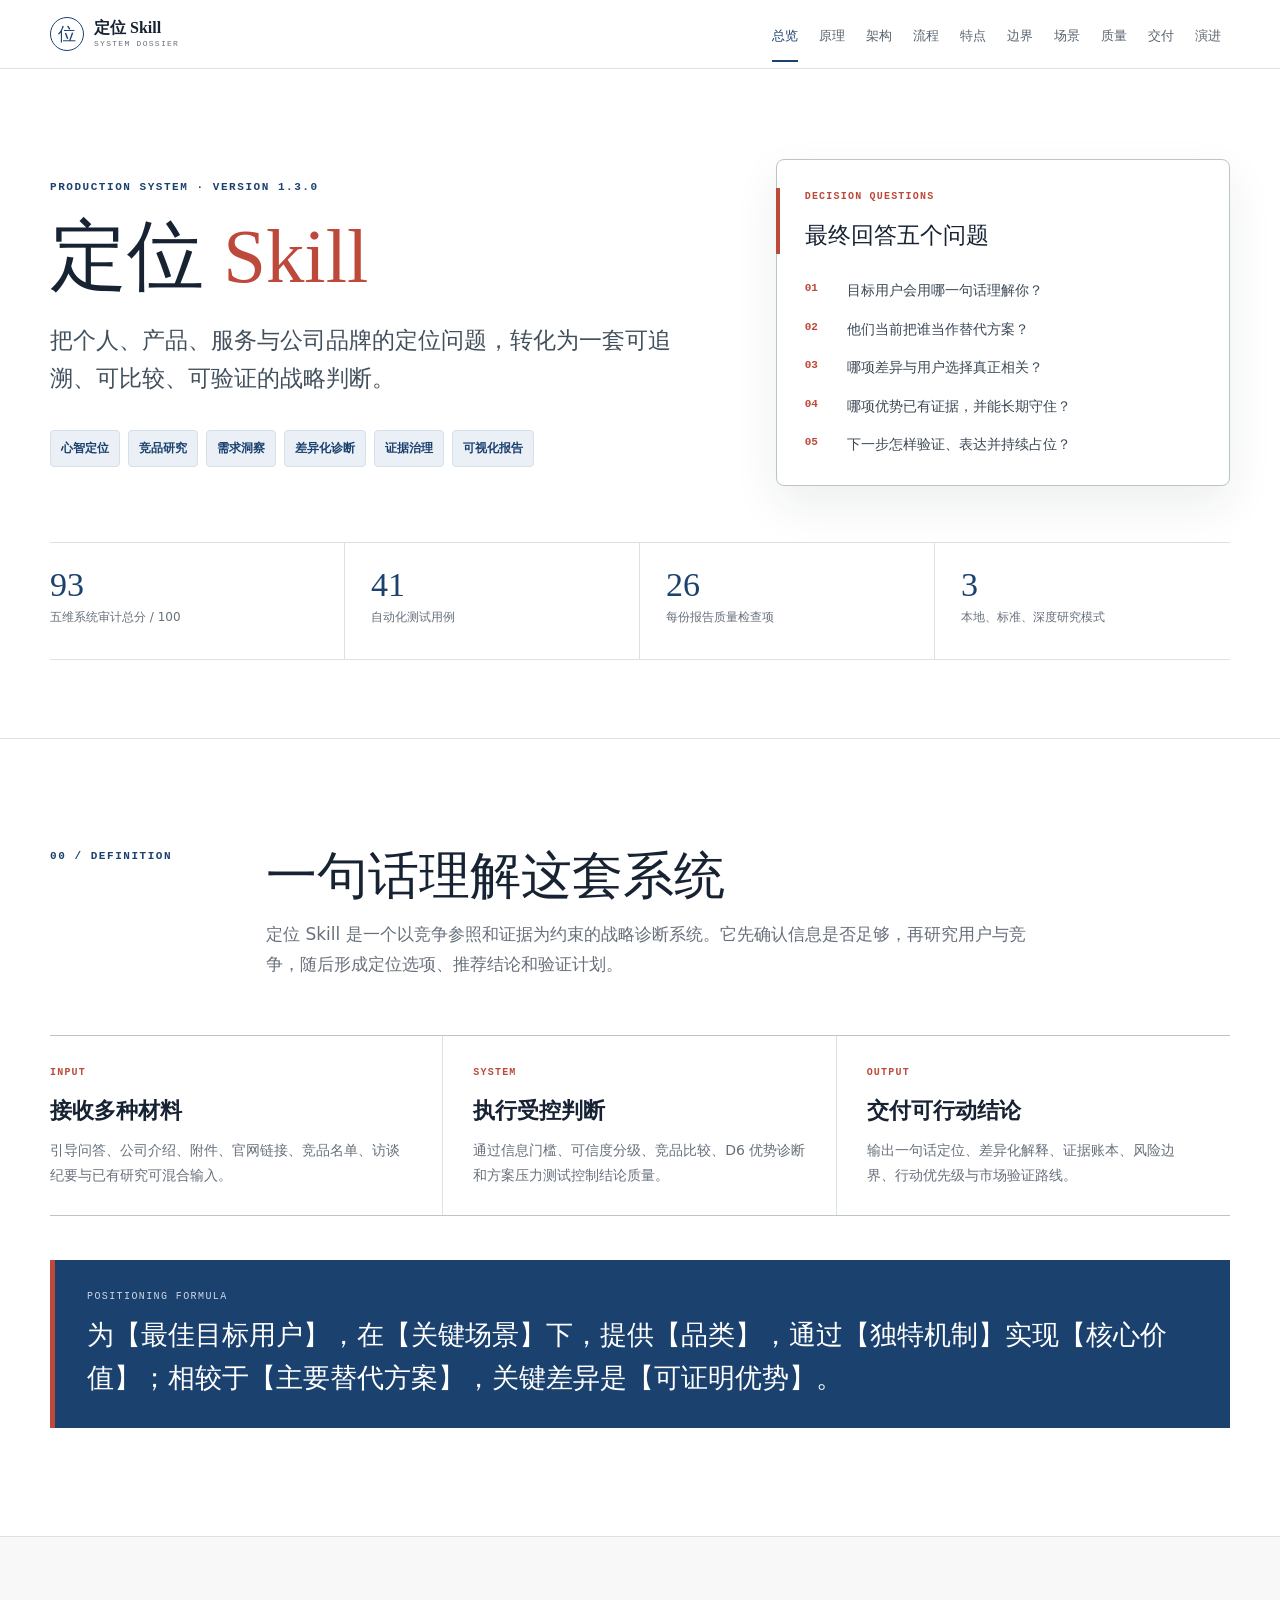
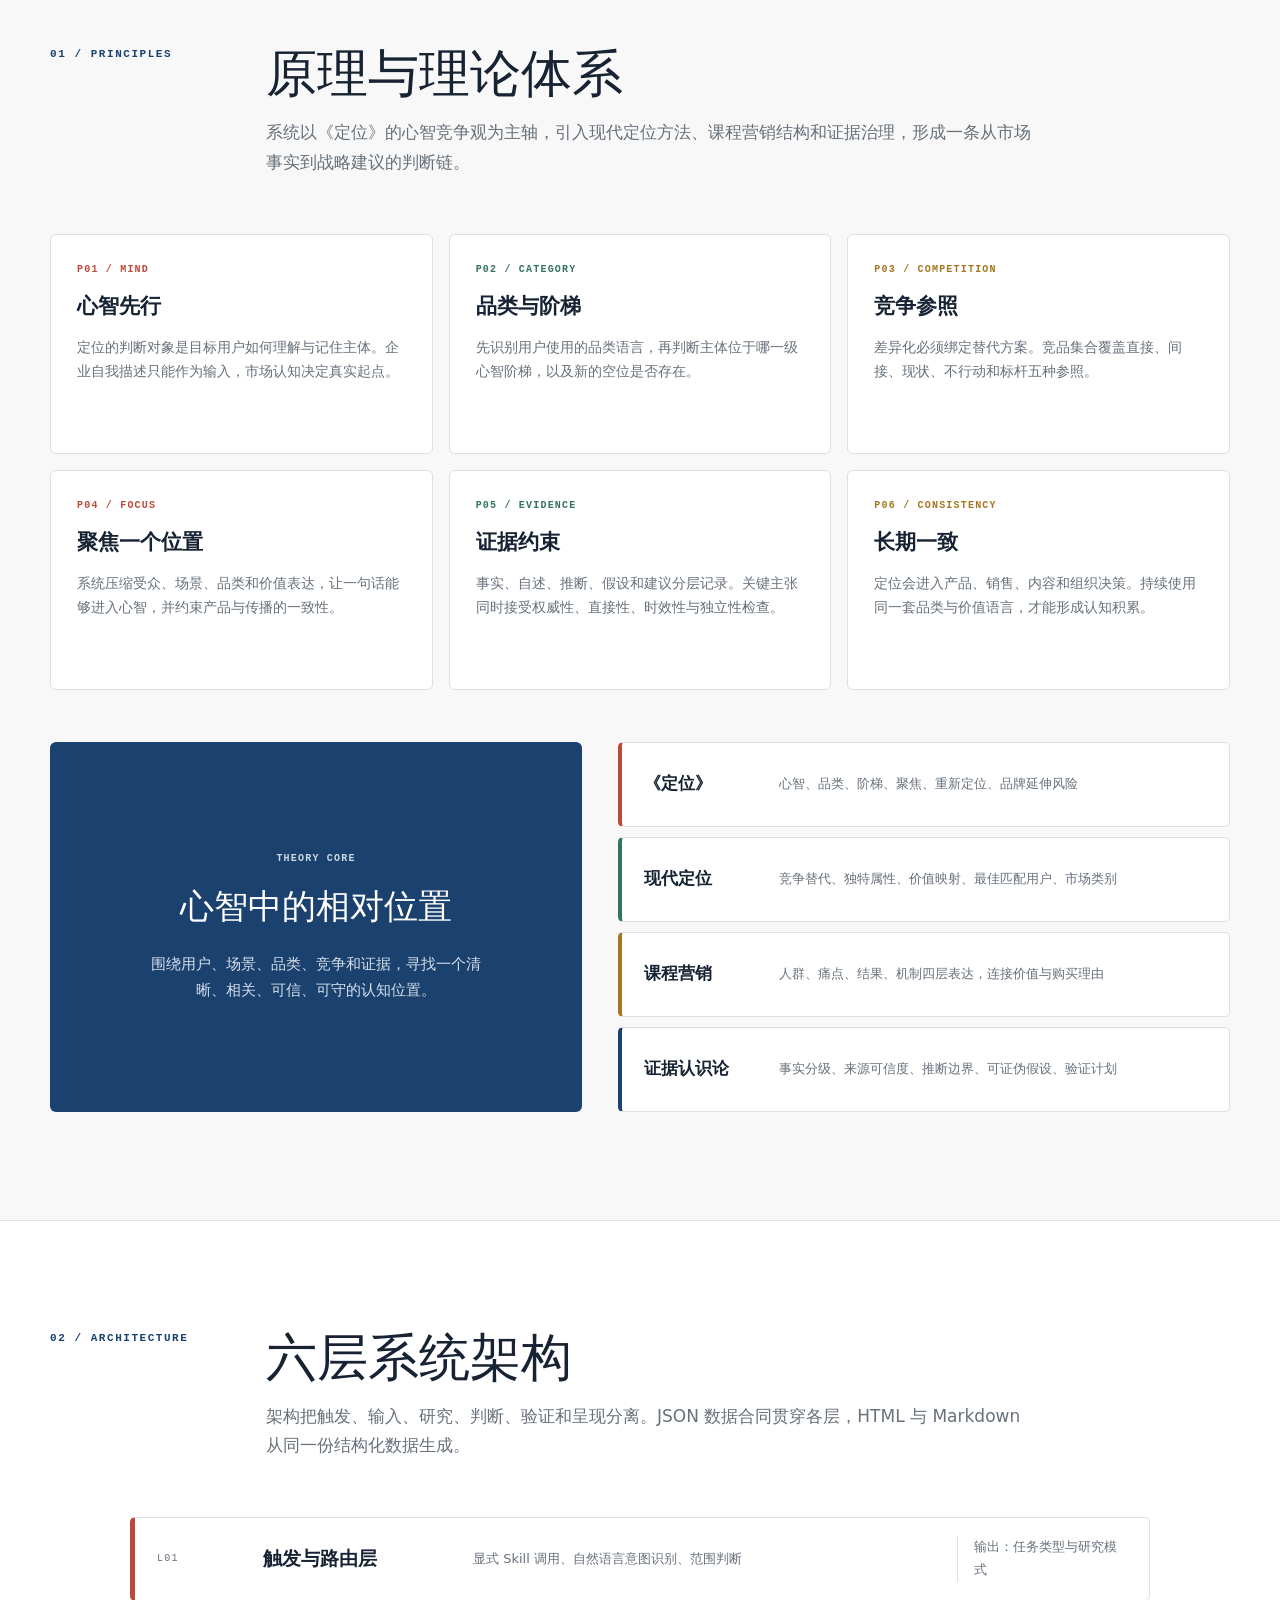
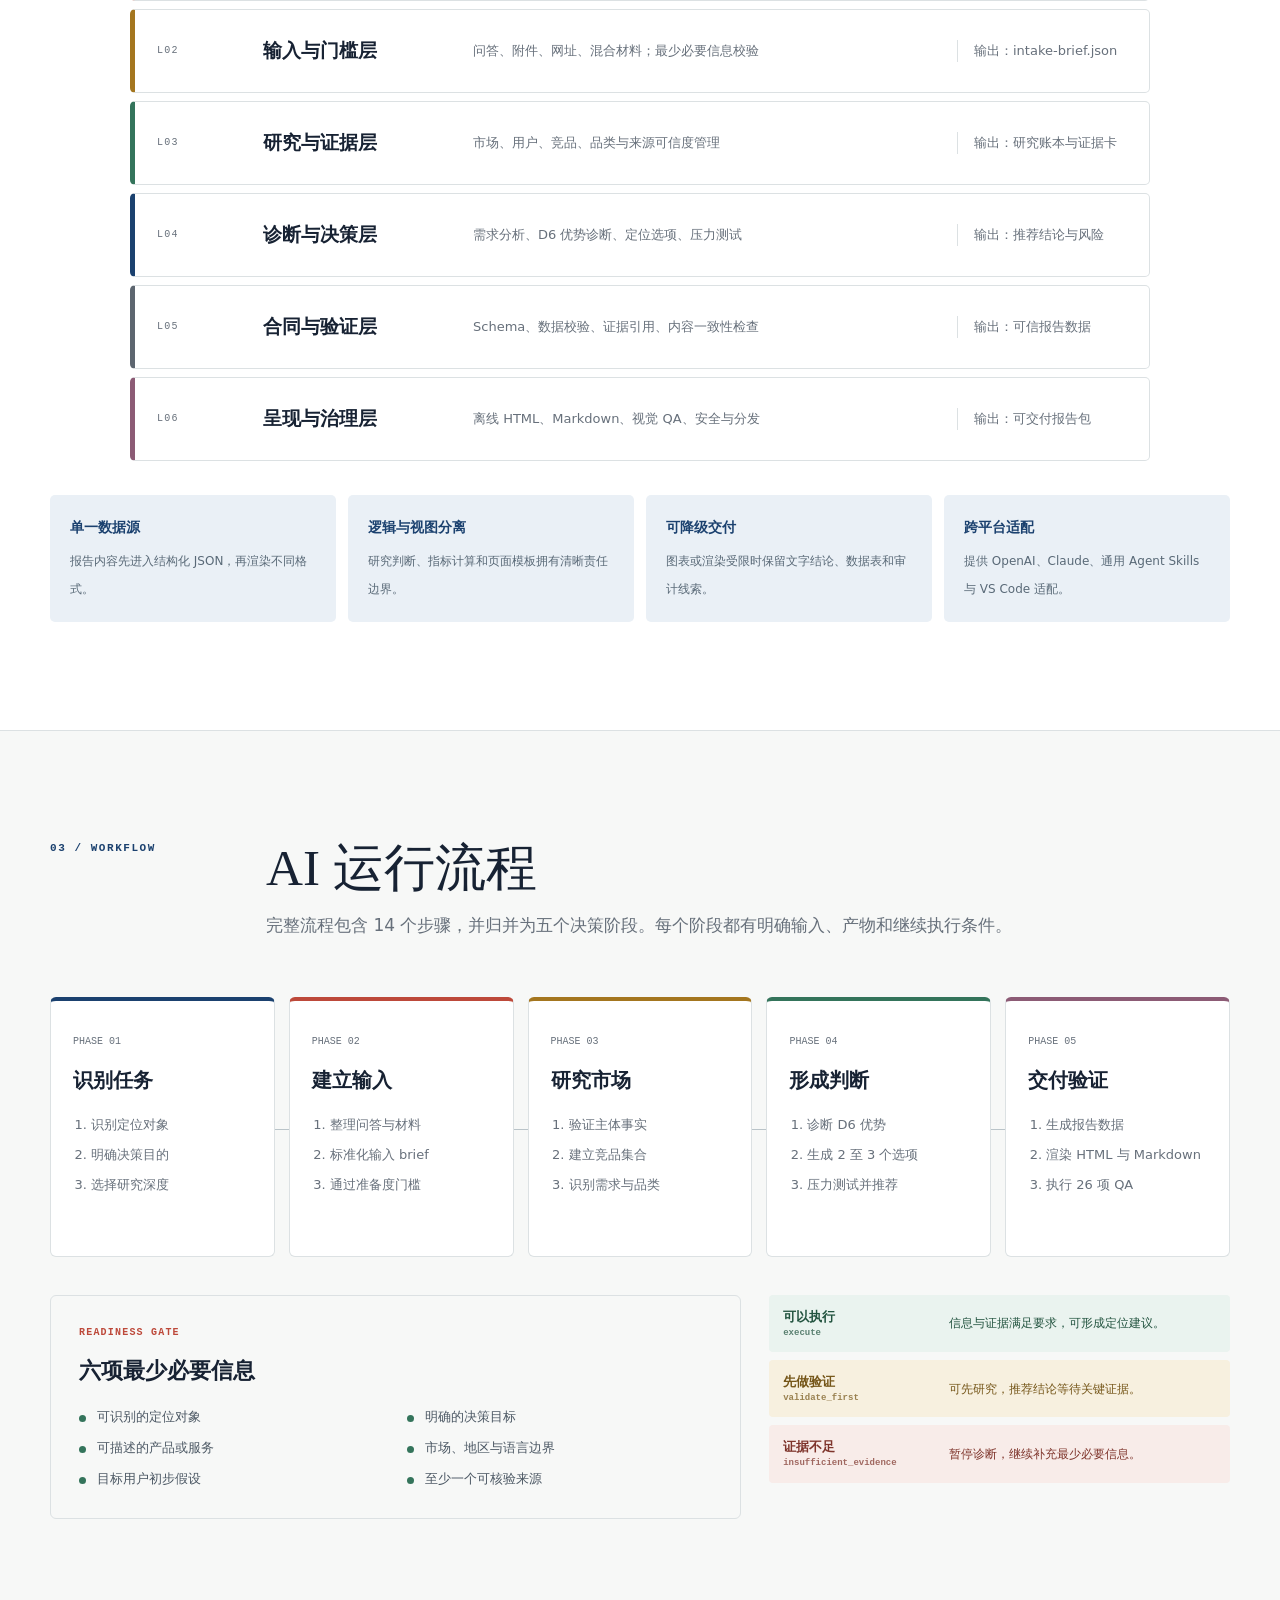
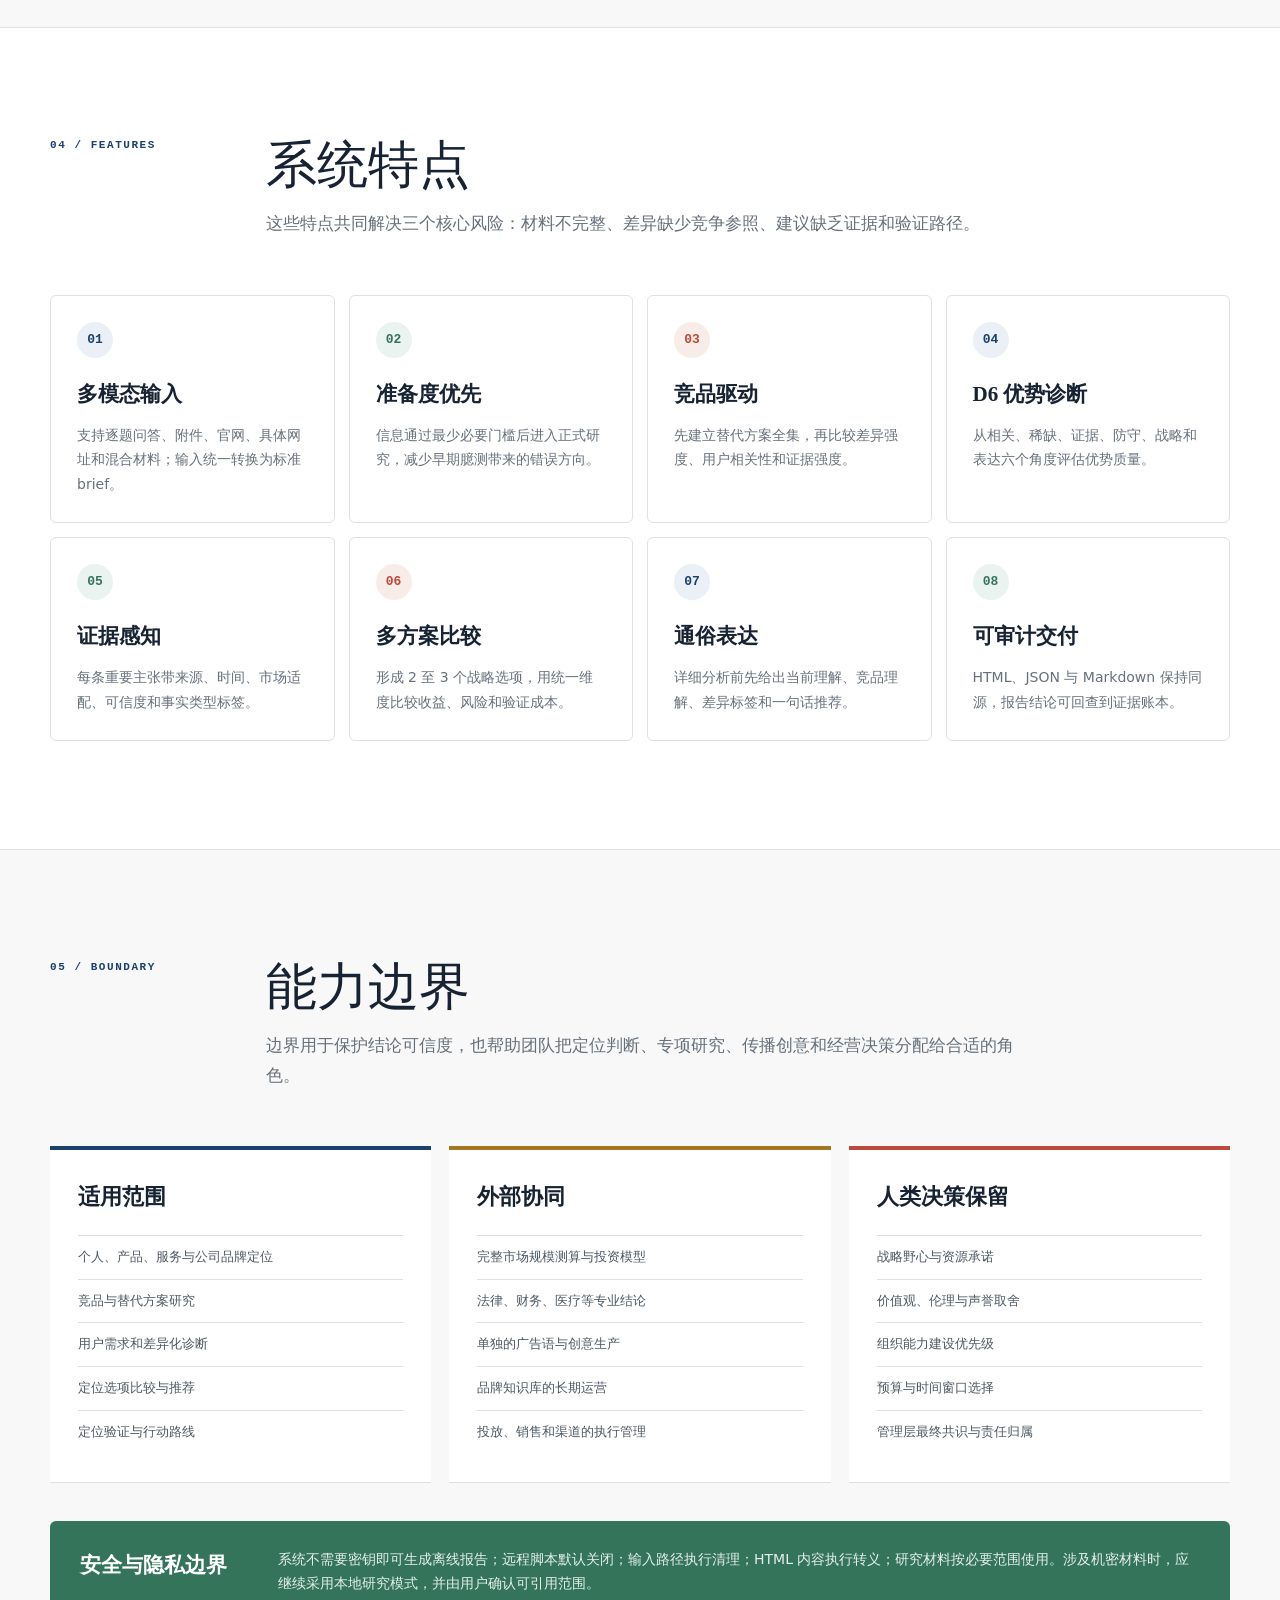
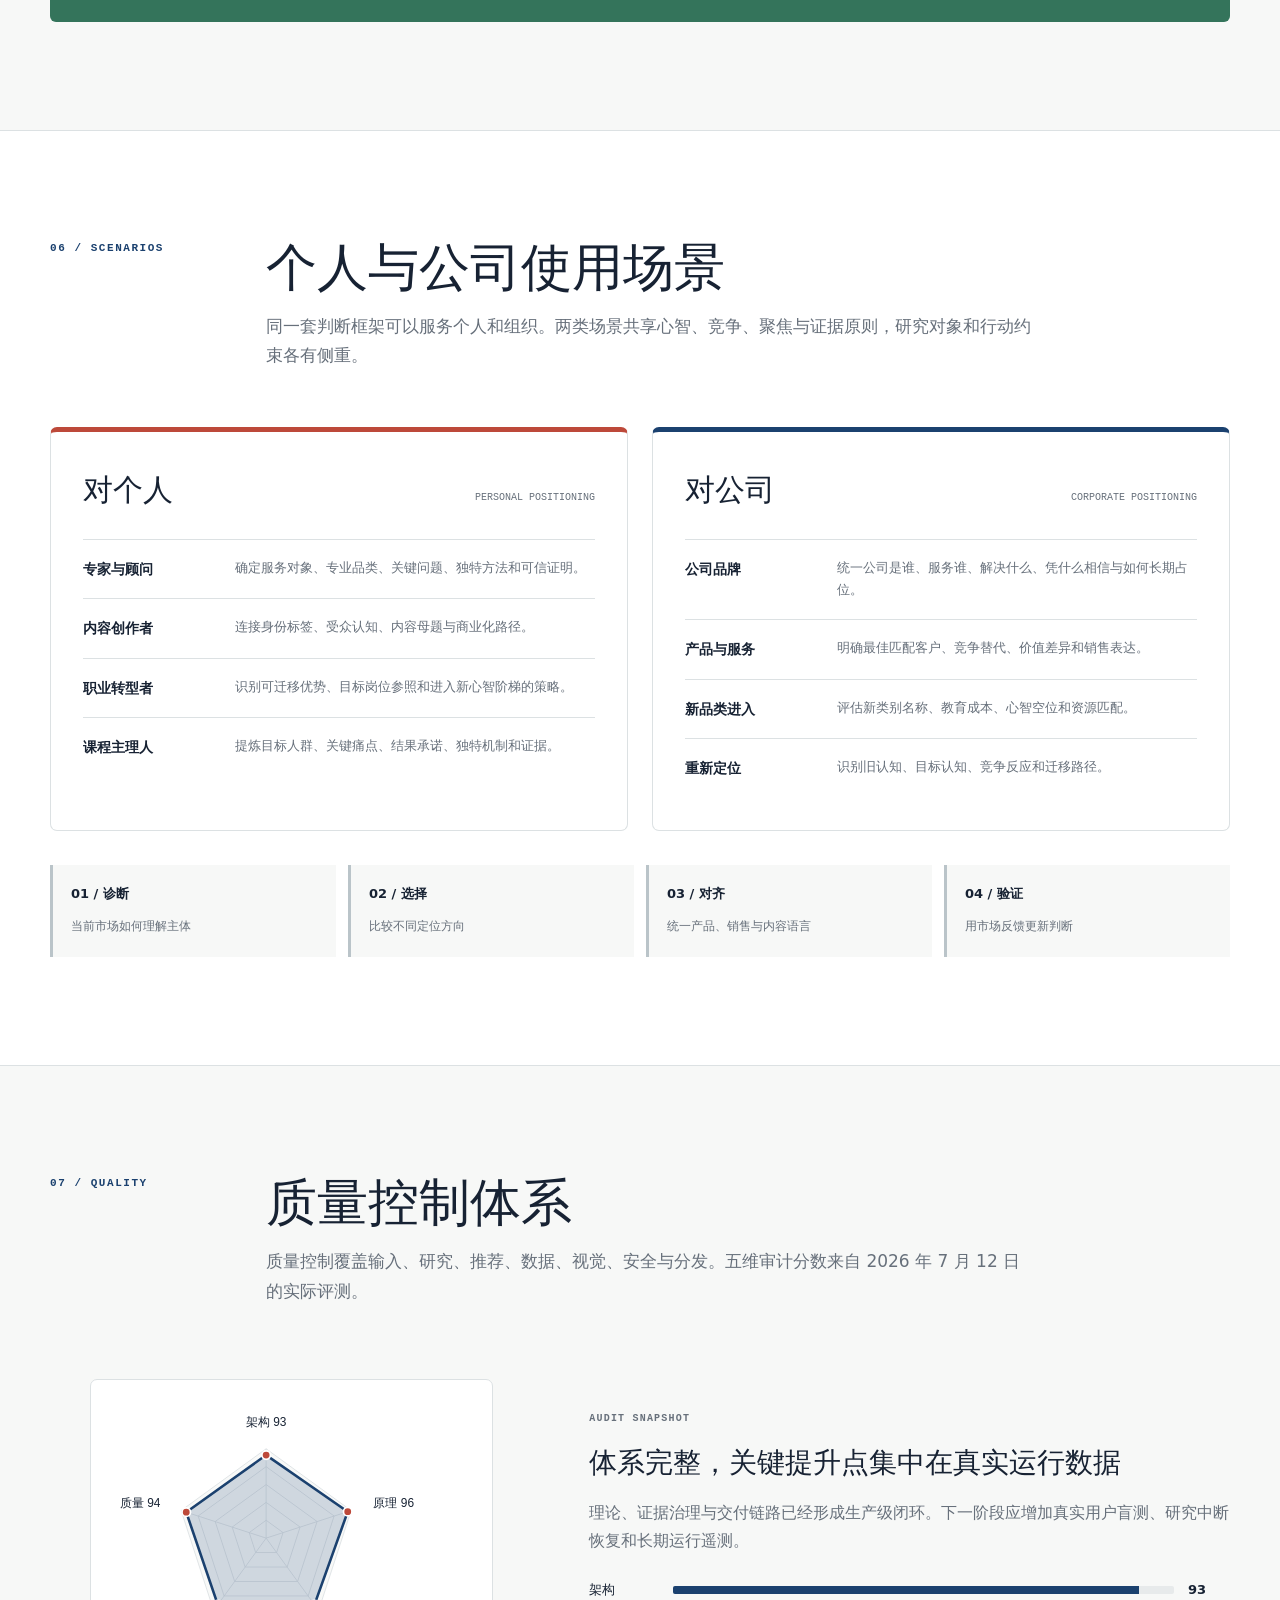
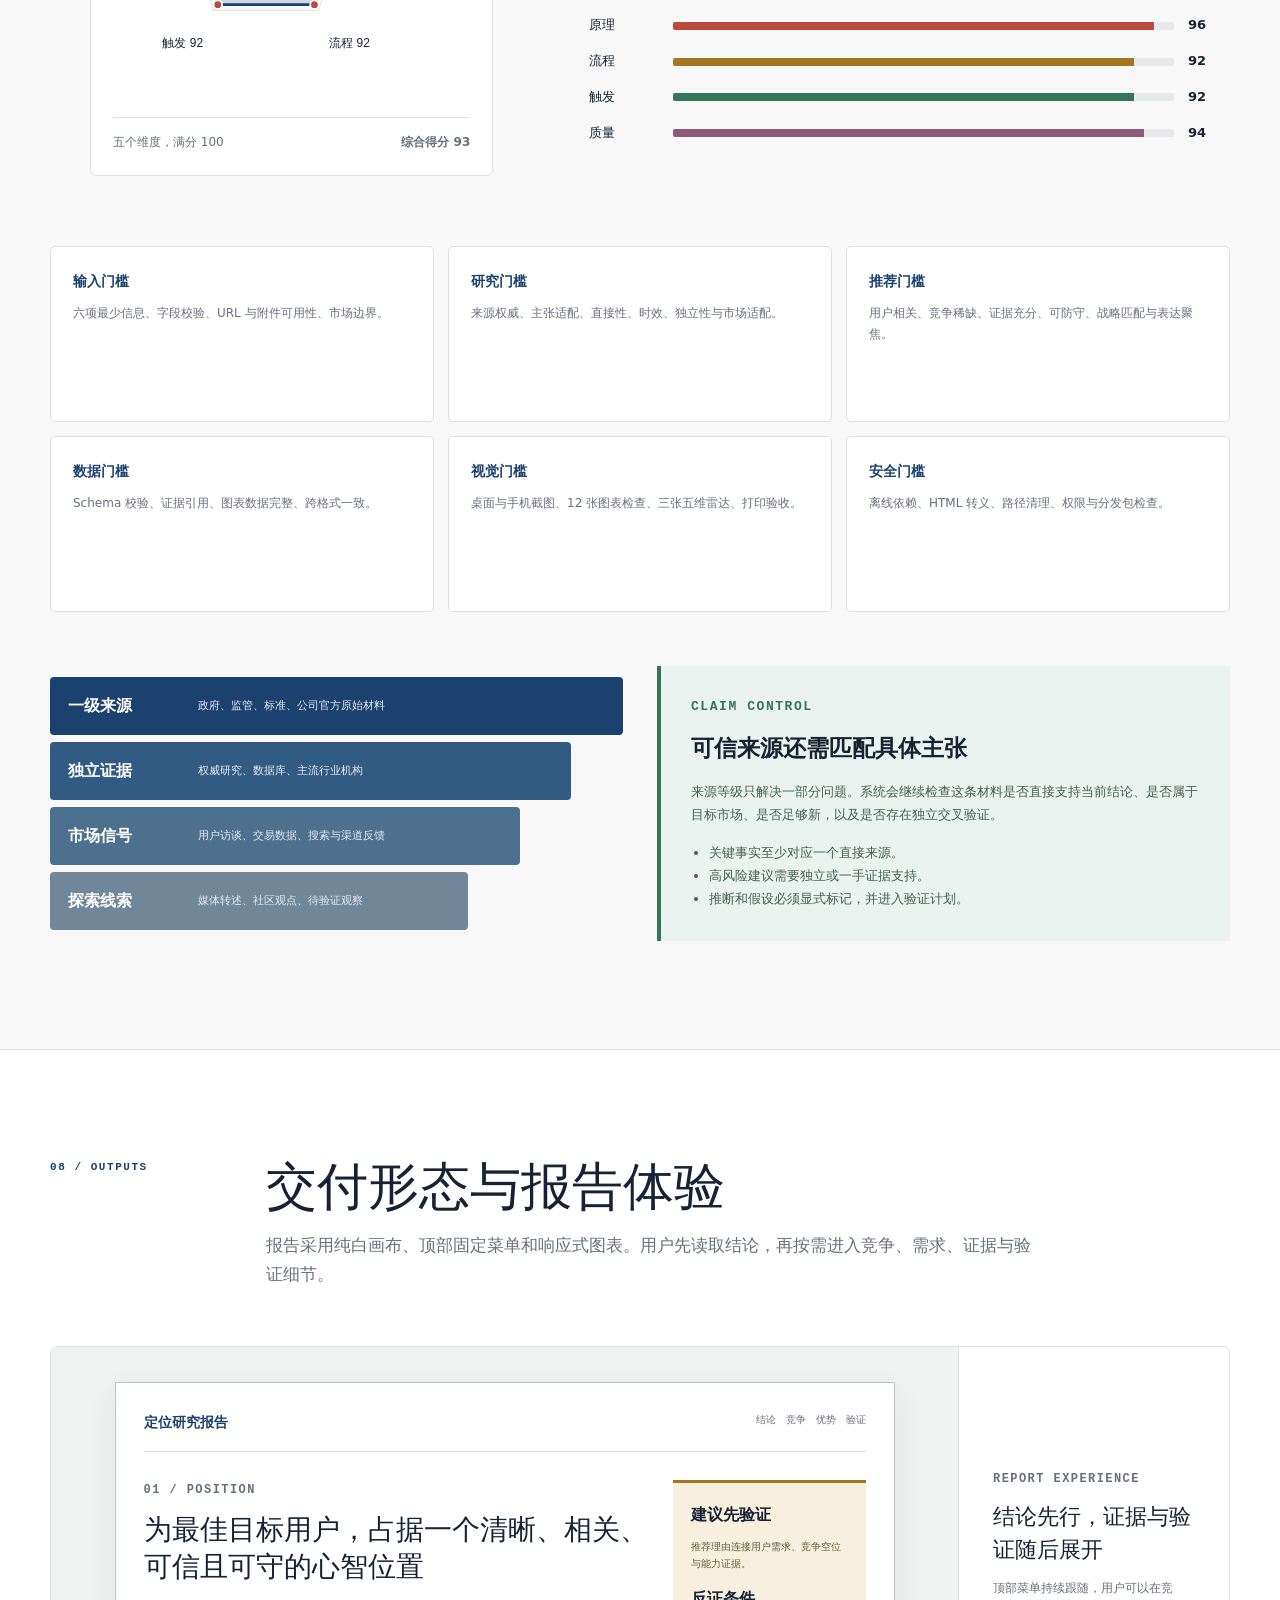
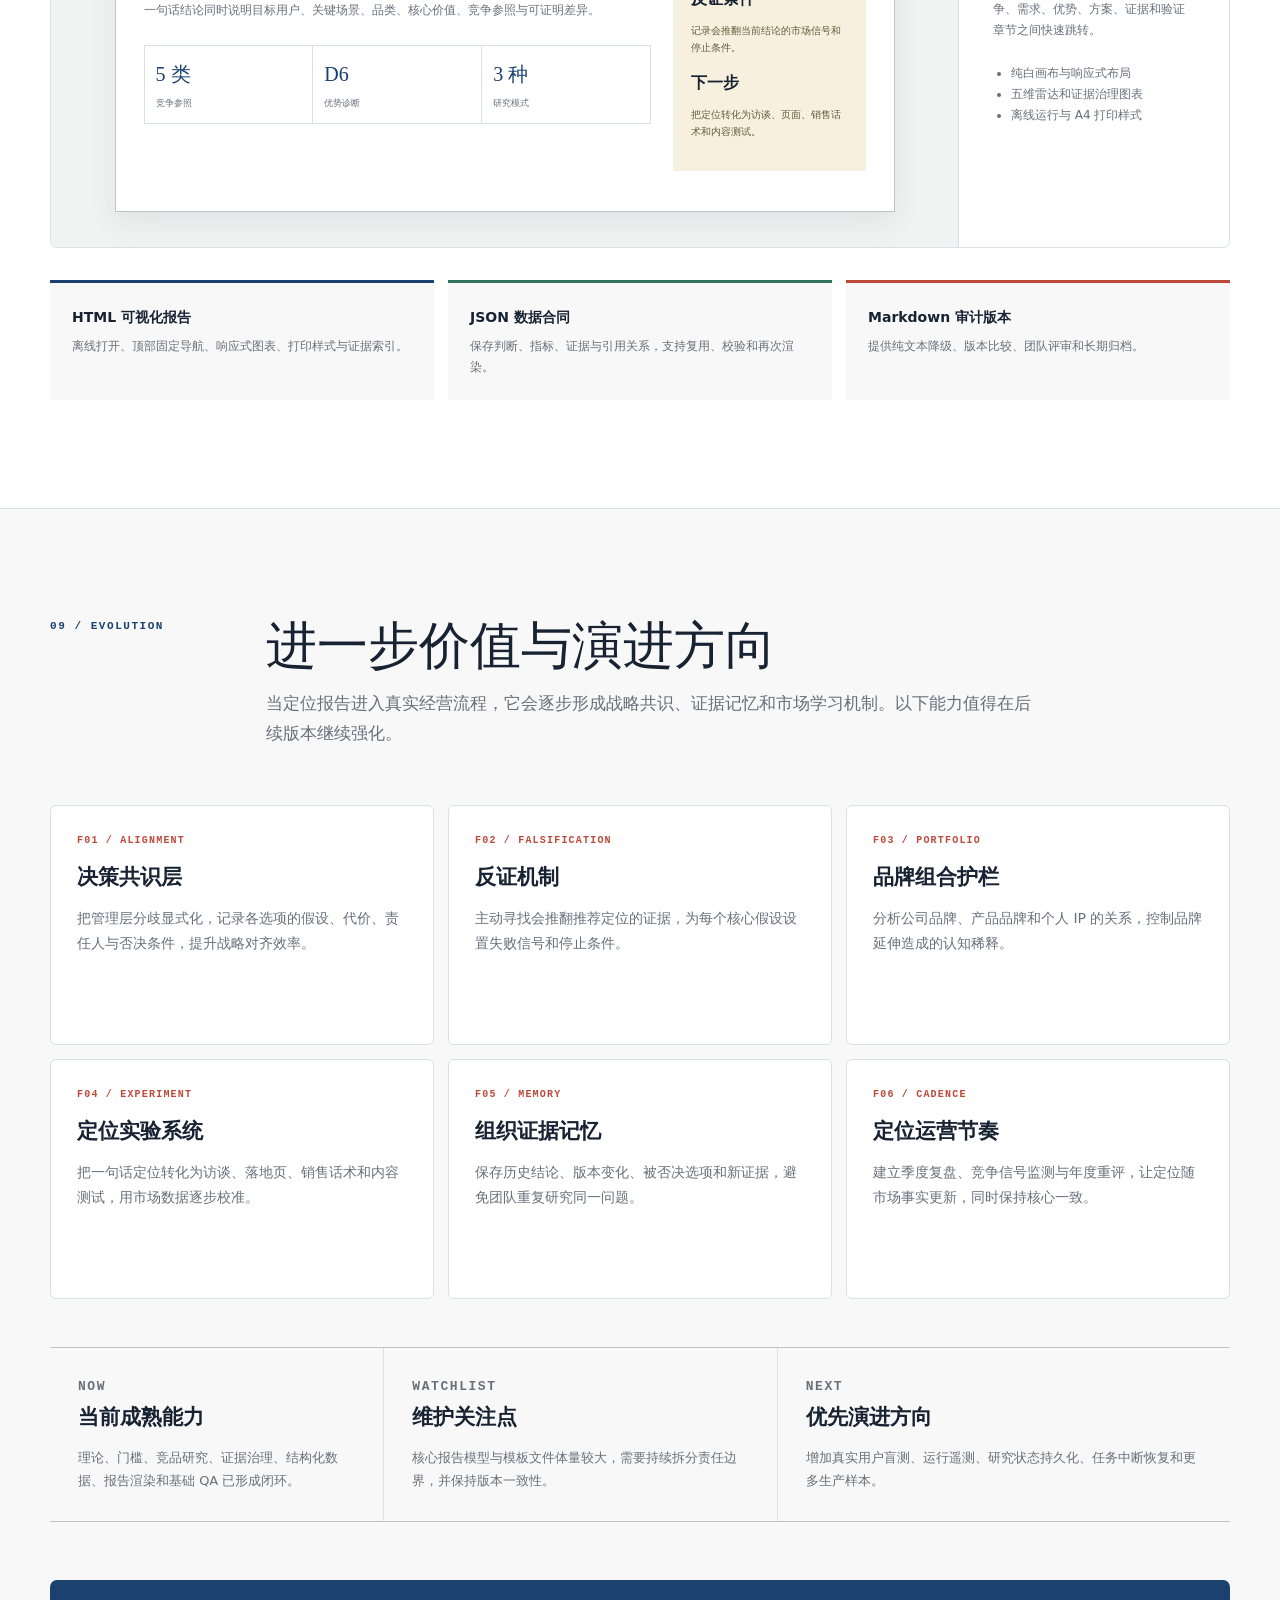
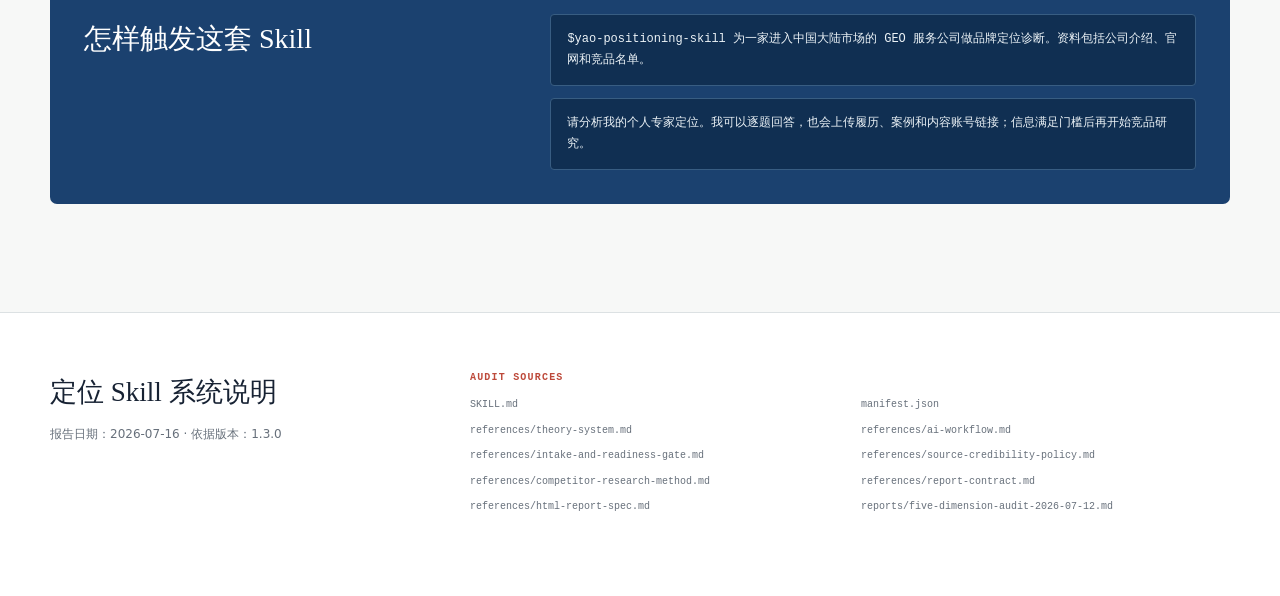
<file: skills/yao-positioning-skill/reports/positioning-skill-system-overview-2026-07-16/index.html>
<!doctype html>
<html lang="zh-CN">
<head>
  <meta charset="utf-8">
  <meta name="viewport" content="width=device-width, initial-scale=1">
  <meta name="color-scheme" content="light">
  <meta name="theme-color" content="#ffffff">
  <title>定位 Skill 系统说明报告</title>
  <style>
    :root {
      --paper: #ffffff;
      --surface: #f7f8f7;
      --surface-2: #f1f3f2;
      --ink: #172233;
      --muted: #67707b;
      --line: #dce1e3;
      --line-strong: #bac4c9;
      --blue: #1b416f;
      --blue-soft: #eaf0f6;
      --red: #bd493a;
      --red-soft: #f8ece9;
      --green: #34745b;
      --green-soft: #eaf3ef;
      --gold: #a4761f;
      --gold-soft: #f7f0df;
      --shadow: 0 18px 45px rgba(23, 34, 51, 0.08);
      --serif: "Songti SC", "STSong", "Source Han Serif SC", "Noto Serif CJK SC", serif;
      --sans: "PingFang SC", "Microsoft YaHei", "Noto Sans CJK SC", system-ui, sans-serif;
      --mono: "SFMono-Regular", Consolas, "Liberation Mono", monospace;
      --max: 1180px;
      --nav-height: 68px;
    }

    * { box-sizing: border-box; }

    html {
      scroll-behavior: smooth;
      scroll-padding-top: 100px;
      background: var(--paper);
    }

    body {
      margin: 0;
      color: var(--ink);
      background: var(--paper);
      font-family: var(--sans);
      font-size: 16px;
      line-height: 1.75;
      letter-spacing: 0;
      text-rendering: optimizeLegibility;
      -webkit-font-smoothing: antialiased;
    }

    a { color: inherit; }

    img {
      display: block;
      max-width: 100%;
    }

    button,
    a { -webkit-tap-highlight-color: transparent; }

    .skip-link {
      position: fixed;
      left: 16px;
      top: -60px;
      z-index: 999;
      padding: 8px 12px;
      color: #fff;
      background: var(--blue);
      border-radius: 4px;
      transition: top 160ms ease;
    }

    .skip-link:focus { top: 12px; }

    .topbar {
      position: sticky;
      top: 0;
      z-index: 100;
      width: 100%;
      min-height: var(--nav-height);
      background: rgba(255, 255, 255, 0.96);
      border-bottom: 1px solid var(--line);
      backdrop-filter: blur(16px);
      -webkit-backdrop-filter: blur(16px);
    }

    .nav-shell {
      width: min(var(--max), calc(100% - 40px));
      min-height: var(--nav-height);
      margin: 0 auto;
      display: grid;
      grid-template-columns: auto 1fr;
      align-items: center;
      gap: 28px;
    }

    .brand {
      display: inline-flex;
      align-items: center;
      gap: 10px;
      text-decoration: none;
      white-space: nowrap;
    }

    .brand-mark {
      display: grid;
      place-items: center;
      width: 34px;
      height: 34px;
      border: 1px solid var(--blue);
      border-radius: 50%;
      color: var(--blue);
      font-family: var(--serif);
      font-size: 18px;
      line-height: 1;
    }

    .brand-copy {
      display: grid;
      line-height: 1.1;
    }

    .brand-copy strong {
      font-family: var(--serif);
      font-weight: 600;
      font-size: 16px;
    }

    .brand-copy small {
      margin-top: 4px;
      color: var(--muted);
      font-family: var(--mono);
      font-size: 8px;
      letter-spacing: 0.16em;
    }

    .menu {
      display: flex;
      justify-content: flex-end;
      align-items: center;
      gap: 3px;
      min-width: 0;
      overflow-x: auto;
      scrollbar-width: none;
    }

    .menu::-webkit-scrollbar { display: none; }

    .menu a {
      position: relative;
      flex: 0 0 auto;
      padding: 22px 9px 20px;
      color: #59636e;
      text-decoration: none;
      font-size: 13px;
      line-height: 1;
      transition: color 160ms ease;
    }

    .menu a::after {
      content: "";
      position: absolute;
      left: 9px;
      right: 9px;
      bottom: 0;
      height: 2px;
      background: var(--blue);
      transform: scaleX(0);
      transform-origin: center;
      transition: transform 160ms ease;
    }

    .menu a:hover,
    .menu a[aria-current="true"] {
      color: var(--blue);
    }

    .menu a[aria-current="true"]::after { transform: scaleX(1); }

    .progress {
      position: absolute;
      left: 0;
      bottom: -1px;
      width: 100%;
      height: 1px;
      background: var(--red);
      transform: scaleX(0);
      transform-origin: left;
      will-change: transform;
    }

    main { overflow: clip; }

    .shell {
      width: min(var(--max), calc(100% - 40px));
      margin: 0 auto;
    }

    .hero {
      min-height: 670px;
      display: grid;
      align-items: center;
      padding: 88px 0 76px;
      background: var(--paper);
      border-bottom: 1px solid var(--line);
    }

    .hero-grid {
      display: grid;
      grid-template-columns: minmax(0, 1.18fr) minmax(340px, 0.82fr);
      gap: 72px;
      align-items: center;
    }

    .eyebrow {
      margin: 0 0 20px;
      color: var(--blue);
      font-family: var(--mono);
      font-size: 11px;
      font-weight: 700;
      letter-spacing: 0.14em;
      text-transform: uppercase;
    }

    h1,
    h2,
    h3,
    p { margin-top: 0; }

    h1,
    h2,
    .display-number {
      font-family: var(--serif);
      font-weight: 500;
    }

    h1 {
      max-width: 760px;
      margin-bottom: 24px;
      font-size: clamp(48px, 6vw, 82px);
      line-height: 1.05;
      letter-spacing: 0;
    }

    h1 span { color: var(--red); }

    .hero-lede {
      max-width: 720px;
      margin-bottom: 32px;
      color: #42505d;
      font-size: clamp(18px, 2vw, 23px);
      line-height: 1.65;
    }

    .hero-tags {
      display: flex;
      flex-wrap: wrap;
      gap: 8px;
      margin: 0;
      padding: 0;
      list-style: none;
    }

    .hero-tags li {
      padding: 7px 10px;
      color: var(--blue);
      background: var(--blue-soft);
      border: 1px solid #d5e0ea;
      border-radius: 4px;
      font-size: 12px;
      font-weight: 600;
    }

    .hero-panel {
      position: relative;
      padding: 28px;
      border: 1px solid var(--line-strong);
      border-radius: 8px;
      background: #fff;
      box-shadow: var(--shadow);
    }

    .hero-panel::before {
      content: "";
      position: absolute;
      left: -1px;
      top: 28px;
      width: 4px;
      height: 66px;
      background: var(--red);
    }

    .hero-panel h2 {
      margin-bottom: 22px;
      font-size: 23px;
    }

    .answer-list {
      display: grid;
      gap: 14px;
      margin: 0;
      padding: 0;
      list-style: none;
      counter-reset: answer;
    }

    .answer-list li {
      display: grid;
      grid-template-columns: 30px 1fr;
      gap: 12px;
      align-items: start;
      color: #3b4855;
      font-size: 14px;
      counter-increment: answer;
    }

    .answer-list li::before {
      content: "0" counter(answer);
      color: var(--red);
      font-family: var(--mono);
      font-size: 11px;
      font-weight: 700;
      line-height: 1.9;
    }

    .metrics-strip {
      display: grid;
      grid-template-columns: repeat(4, 1fr);
      gap: 0;
      margin-top: 56px;
      border-top: 1px solid var(--line);
      border-bottom: 1px solid var(--line);
    }

    .metric {
      min-height: 116px;
      padding: 22px 26px;
      border-right: 1px solid var(--line);
    }

    .metric:first-child { padding-left: 0; }
    .metric:last-child { border-right: 0; }

    .metric strong {
      display: block;
      margin-bottom: 2px;
      color: var(--blue);
      font-family: var(--serif);
      font-size: 34px;
      font-weight: 500;
      line-height: 1.2;
    }

    .metric span {
      display: block;
      color: var(--muted);
      font-size: 12px;
    }

    .band {
      padding: 108px 0;
      background: var(--paper);
      border-bottom: 1px solid var(--line);
    }

    .band.alt { background: var(--surface); }

    .section-head {
      display: grid;
      grid-template-columns: 180px minmax(0, 1fr);
      gap: 36px;
      align-items: start;
      margin-bottom: 56px;
    }

    .section-index {
      color: var(--blue);
      font-family: var(--mono);
      font-size: 11px;
      font-weight: 700;
      letter-spacing: 0.14em;
    }

    .section-title h2 {
      margin-bottom: 14px;
      font-size: clamp(34px, 4vw, 52px);
      line-height: 1.15;
    }

    .section-title p {
      max-width: 770px;
      margin-bottom: 0;
      color: var(--muted);
      font-size: 17px;
    }

    .definition {
      display: grid;
      grid-template-columns: repeat(3, 1fr);
      border-top: 1px solid var(--line-strong);
      border-bottom: 1px solid var(--line-strong);
    }

    .definition article {
      padding: 28px 30px;
      border-right: 1px solid var(--line);
    }

    .definition article:first-child { padding-left: 0; }
    .definition article:last-child { border-right: 0; }

    .definition .label,
    .card-index,
    .mini-label {
      display: block;
      margin-bottom: 10px;
      color: var(--red);
      font-family: var(--mono);
      font-size: 10px;
      font-weight: 700;
      letter-spacing: 0.12em;
      text-transform: uppercase;
    }

    .definition h3 {
      margin-bottom: 8px;
      font-family: var(--serif);
      font-size: 22px;
      font-weight: 600;
    }

    .definition p {
      margin-bottom: 0;
      color: var(--muted);
      font-size: 14px;
    }

    .positioning-line {
      margin-top: 44px;
      padding: 28px 32px;
      color: #fff;
      background: var(--blue);
      border-left: 5px solid var(--red);
    }

    .positioning-line small {
      display: block;
      margin-bottom: 8px;
      color: #cbd8e4;
      font-family: var(--mono);
      font-size: 10px;
      letter-spacing: 0.14em;
    }

    .positioning-line p {
      margin: 0;
      font-family: var(--serif);
      font-size: clamp(19px, 2.2vw, 27px);
      line-height: 1.6;
    }

    .principle-grid {
      display: grid;
      grid-template-columns: repeat(3, 1fr);
      gap: 16px;
    }

    .principle-card,
    .feature-card,
    .future-card {
      min-height: 220px;
      padding: 26px;
      background: #fff;
      border: 1px solid var(--line);
      border-radius: 6px;
    }

    .principle-card:nth-child(2) .card-index,
    .principle-card:nth-child(5) .card-index { color: var(--green); }

    .principle-card:nth-child(3) .card-index,
    .principle-card:nth-child(6) .card-index { color: var(--gold); }

    .principle-card h3,
    .feature-card h3,
    .future-card h3 {
      margin-bottom: 10px;
      font-family: var(--serif);
      font-size: 21px;
      font-weight: 600;
    }

    .principle-card p,
    .feature-card p,
    .future-card p {
      margin-bottom: 0;
      color: var(--muted);
      font-size: 14px;
    }

    .theory-map {
      display: grid;
      grid-template-columns: 1fr 1.15fr;
      gap: 36px;
      margin-top: 52px;
      align-items: stretch;
    }

    .theory-core {
      display: grid;
      place-items: center;
      min-height: 370px;
      padding: 34px;
      color: #fff;
      background: var(--blue);
      border-radius: 6px;
      text-align: center;
    }

    .theory-core div { max-width: 340px; }

    .theory-core strong {
      display: block;
      margin-bottom: 14px;
      font-family: var(--serif);
      font-size: 34px;
      font-weight: 500;
    }

    .theory-core p {
      margin-bottom: 0;
      color: #d6e0ea;
      font-size: 15px;
    }

    .theory-layers {
      display: grid;
      gap: 10px;
    }

    .theory-layer {
      display: grid;
      grid-template-columns: 115px 1fr;
      gap: 20px;
      align-items: center;
      padding: 20px 22px;
      background: #fff;
      border: 1px solid var(--line);
      border-left: 4px solid var(--red);
      border-radius: 5px;
    }

    .theory-layer:nth-child(2) { border-left-color: var(--green); }
    .theory-layer:nth-child(3) { border-left-color: var(--gold); }
    .theory-layer:nth-child(4) { border-left-color: var(--blue); }

    .theory-layer b {
      font-family: var(--serif);
      font-size: 17px;
    }

    .theory-layer span {
      color: var(--muted);
      font-size: 13px;
    }

    .architecture {
      display: grid;
      gap: 8px;
      max-width: 1020px;
      margin: 0 auto;
    }

    .arch-layer {
      display: grid;
      grid-template-columns: 86px 190px 1fr 170px;
      gap: 20px;
      align-items: center;
      min-height: 84px;
      padding: 16px 22px;
      background: #fff;
      border: 1px solid var(--line);
      border-radius: 5px;
    }

    .arch-layer:nth-child(1) { border-left: 5px solid var(--red); }
    .arch-layer:nth-child(2) { border-left: 5px solid var(--gold); }
    .arch-layer:nth-child(3) { border-left: 5px solid var(--green); }
    .arch-layer:nth-child(4) { border-left: 5px solid var(--blue); }
    .arch-layer:nth-child(5) { border-left: 5px solid #5d6670; }
    .arch-layer:nth-child(6) { border-left: 5px solid #8c5b75; }

    .arch-no {
      color: var(--muted);
      font-family: var(--mono);
      font-size: 10px;
      letter-spacing: 0.12em;
    }

    .arch-layer h3 {
      margin: 0;
      font-family: var(--serif);
      font-size: 19px;
      font-weight: 600;
    }

    .arch-layer p,
    .arch-output {
      margin: 0;
      color: var(--muted);
      font-size: 13px;
    }

    .arch-output {
      padding-left: 16px;
      border-left: 1px solid var(--line);
    }

    .contract-row {
      display: grid;
      grid-template-columns: repeat(4, 1fr);
      gap: 12px;
      margin-top: 34px;
    }

    .contract-item {
      padding: 20px;
      background: var(--blue-soft);
      border-radius: 5px;
    }

    .contract-item strong {
      display: block;
      margin-bottom: 6px;
      color: var(--blue);
      font-size: 14px;
    }

    .contract-item span {
      color: #596977;
      font-size: 12px;
    }

    .flow {
      display: grid;
      grid-template-columns: repeat(5, 1fr);
      gap: 14px;
      counter-reset: phase;
    }

    .phase {
      position: relative;
      min-height: 260px;
      padding: 24px 22px;
      background: #fff;
      border: 1px solid var(--line);
      border-top: 4px solid var(--blue);
      border-radius: 6px;
      counter-increment: phase;
    }

    .phase:nth-child(2) { border-top-color: var(--red); }
    .phase:nth-child(3) { border-top-color: var(--gold); }
    .phase:nth-child(4) { border-top-color: var(--green); }
    .phase:nth-child(5) { border-top-color: #8c5b75; }

    .phase::after {
      content: "";
      position: absolute;
      right: -15px;
      top: 50%;
      width: 14px;
      border-top: 1px solid var(--line-strong);
    }

    .phase:last-child::after { display: none; }

    .phase .phase-no {
      color: var(--muted);
      font-family: var(--mono);
      font-size: 10px;
    }

    .phase h3 {
      margin: 10px 0 16px;
      font-family: var(--serif);
      font-size: 20px;
      font-weight: 600;
    }

    .phase ol {
      margin: 0;
      padding-left: 18px;
      color: var(--muted);
      font-size: 13px;
    }

    .phase li + li { margin-top: 7px; }

    .gate-map {
      display: grid;
      grid-template-columns: 1.2fr 0.8fr;
      gap: 28px;
      margin-top: 38px;
      align-items: start;
    }

    .gate-box {
      padding: 28px;
      background: var(--surface);
      border: 1px solid var(--line);
      border-radius: 6px;
    }

    .gate-box h3 {
      margin-bottom: 16px;
      font-family: var(--serif);
      font-size: 22px;
    }

    .gate-list {
      display: grid;
      grid-template-columns: repeat(2, 1fr);
      gap: 8px 22px;
      margin: 0;
      padding: 0;
      list-style: none;
    }

    .gate-list li {
      position: relative;
      padding-left: 18px;
      color: #4c5864;
      font-size: 13px;
    }

    .gate-list li::before {
      content: "";
      position: absolute;
      left: 0;
      top: 0.72em;
      width: 7px;
      height: 7px;
      background: var(--green);
      border-radius: 50%;
    }

    .status-stack {
      display: grid;
      gap: 8px;
    }

    .status {
      display: grid;
      grid-template-columns: 150px minmax(0, 1fr);
      gap: 16px;
      align-items: center;
      padding: 13px 14px;
      border-radius: 4px;
      font-size: 12px;
    }

    .status strong {
      display: grid;
      gap: 1px;
      min-width: 0;
      font-family: var(--sans);
      font-size: 13px;
      line-height: 1.35;
    }

    .status code {
      font-family: var(--mono);
      font-size: 9px;
      font-weight: 600;
      line-height: 1.4;
      opacity: 0.72;
      overflow-wrap: anywhere;
    }

    .status > span {
      min-width: 0;
      line-height: 1.55;
    }
    .status.execute { color: #22533f; background: var(--green-soft); }
    .status.validate { color: #755619; background: var(--gold-soft); }
    .status.insufficient { color: #7e342b; background: var(--red-soft); }

    .feature-grid {
      display: grid;
      grid-template-columns: repeat(4, 1fr);
      gap: 14px;
    }

    .feature-card { min-height: 198px; }

    .feature-card .symbol {
      display: grid;
      place-items: center;
      width: 36px;
      height: 36px;
      margin-bottom: 18px;
      color: var(--blue);
      background: var(--blue-soft);
      border-radius: 50%;
      font-family: var(--mono);
      font-size: 13px;
      font-weight: 700;
    }

    .feature-card:nth-child(3n + 2) .symbol { color: var(--green); background: var(--green-soft); }
    .feature-card:nth-child(3n) .symbol { color: var(--red); background: var(--red-soft); }

    .boundary-grid {
      display: grid;
      grid-template-columns: repeat(3, 1fr);
      gap: 18px;
    }

    .boundary-panel {
      padding: 28px;
      background: #fff;
      border-top: 4px solid var(--blue);
      border-bottom: 1px solid var(--line);
    }

    .boundary-panel:nth-child(2) { border-top-color: var(--gold); }
    .boundary-panel:nth-child(3) { border-top-color: var(--red); }

    .boundary-panel h3 {
      margin-bottom: 18px;
      font-family: var(--serif);
      font-size: 22px;
      font-weight: 600;
    }

    .clean-list {
      margin: 0;
      padding: 0;
      list-style: none;
    }

    .clean-list li {
      padding: 10px 0;
      color: #4e5964;
      border-top: 1px solid var(--line);
      font-size: 13px;
    }

    .security-note {
      display: grid;
      grid-template-columns: 170px 1fr;
      gap: 28px;
      margin-top: 38px;
      padding: 26px 30px;
      color: #fff;
      background: var(--green);
      border-radius: 6px;
    }

    .security-note strong {
      font-family: var(--serif);
      font-size: 21px;
      font-weight: 600;
    }

    .security-note p {
      margin: 0;
      color: #e3f0ea;
      font-size: 14px;
    }

    .scenario-switch {
      display: grid;
      grid-template-columns: 1fr 1fr;
      gap: 24px;
    }

    .scenario {
      padding: 32px;
      background: #fff;
      border: 1px solid var(--line);
      border-radius: 7px;
    }

    .scenario.company { border-top: 5px solid var(--blue); }
    .scenario.personal { border-top: 5px solid var(--red); }

    .scenario-title {
      display: flex;
      justify-content: space-between;
      gap: 16px;
      align-items: baseline;
      margin-bottom: 22px;
    }

    .scenario-title h3 {
      margin: 0;
      font-family: var(--serif);
      font-size: 30px;
      font-weight: 500;
    }

    .scenario-title span {
      color: var(--muted);
      font-family: var(--mono);
      font-size: 10px;
    }

    .scenario-case {
      display: grid;
      grid-template-columns: 132px 1fr;
      gap: 20px;
      padding: 17px 0;
      border-top: 1px solid var(--line);
    }

    .scenario-case strong { font-size: 14px; }
    .scenario-case p { margin: 0; color: var(--muted); font-size: 13px; }

    .use-path {
      display: grid;
      grid-template-columns: repeat(4, 1fr);
      gap: 12px;
      margin-top: 34px;
    }

    .use-step {
      padding: 18px;
      background: var(--surface);
      border-left: 3px solid var(--line-strong);
    }

    .use-step strong {
      display: block;
      margin-bottom: 6px;
      font-size: 13px;
    }

    .use-step span { color: var(--muted); font-size: 12px; }

    .quality-layout {
      display: grid;
      grid-template-columns: minmax(380px, 0.86fr) minmax(0, 1.14fr);
      gap: 56px;
      align-items: center;
    }

    .radar-wrap {
      padding: 22px;
      background: #fff;
      border: 1px solid var(--line);
      border-radius: 7px;
    }

    .radar-wrap svg {
      width: 100%;
      height: auto;
      overflow: visible;
    }

    .radar-caption {
      display: flex;
      justify-content: space-between;
      gap: 16px;
      padding-top: 14px;
      border-top: 1px solid var(--line);
      color: var(--muted);
      font-size: 12px;
    }

    .quality-copy h3 {
      margin-bottom: 12px;
      font-family: var(--serif);
      font-size: 28px;
      font-weight: 500;
    }

    .quality-copy > p { color: var(--muted); }

    .score-bars {
      display: grid;
      gap: 13px;
      margin-top: 24px;
    }

    .score-row {
      display: grid;
      grid-template-columns: 70px 1fr 42px;
      gap: 14px;
      align-items: center;
      font-size: 13px;
    }

    .bar {
      height: 8px;
      overflow: hidden;
      background: #e7eaeb;
      border-radius: 2px;
    }

    .bar span {
      display: block;
      height: 100%;
      background: var(--blue);
    }

    .score-row:nth-child(2) .bar span { background: var(--red); }
    .score-row:nth-child(3) .bar span { background: var(--gold); }
    .score-row:nth-child(4) .bar span { background: var(--green); }
    .score-row:nth-child(5) .bar span { background: #8c5b75; }

    .quality-gates {
      display: grid;
      grid-template-columns: repeat(3, 1fr);
      gap: 14px;
      margin-top: 54px;
    }

    .q-gate {
      min-height: 176px;
      padding: 22px;
      background: #fff;
      border: 1px solid var(--line);
      border-radius: 5px;
    }

    .q-gate strong {
      display: block;
      margin-bottom: 10px;
      color: var(--blue);
      font-size: 14px;
    }

    .q-gate p {
      margin: 0;
      color: var(--muted);
      font-size: 12px;
    }

    .evidence-ladder {
      display: grid;
      grid-template-columns: 1fr 1fr;
      gap: 34px;
      margin-top: 54px;
      align-items: stretch;
    }

    .ladder {
      display: grid;
      gap: 7px;
      align-content: center;
    }

    .ladder-step {
      min-height: 58px;
      display: grid;
      grid-template-columns: 112px 1fr;
      gap: 18px;
      align-items: center;
      padding: 12px 18px;
      color: #fff;
      background: var(--blue);
      border-radius: 4px;
    }

    .ladder-step:nth-child(2) { width: 91%; background: #315b83; }
    .ladder-step:nth-child(3) { width: 82%; background: #4c708e; }
    .ladder-step:nth-child(4) { width: 73%; background: #6f8799; }
    .ladder-step b { font-family: var(--serif); font-size: 16px; }
    .ladder-step span { color: #e5edf3; font-size: 11px; }

    .evidence-copy {
      padding: 30px;
      background: var(--green-soft);
      border-left: 4px solid var(--green);
    }

    .evidence-copy h3 {
      margin-bottom: 12px;
      font-family: var(--serif);
      font-size: 23px;
    }

    .evidence-copy p,
    .evidence-copy li { color: #456052; font-size: 13px; }
    .evidence-copy ul { margin: 16px 0 0; padding-left: 18px; }

    .report-anatomy {
      display: grid;
      grid-template-columns: minmax(0, 1.55fr) minmax(270px, 0.45fr);
      overflow: hidden;
      background: #fff;
      border: 1px solid var(--line);
      border-radius: 7px;
    }

    .anatomy-stage {
      min-height: 500px;
      display: grid;
      place-items: center;
      padding: 28px;
      background: var(--surface-2);
      border-right: 1px solid var(--line);
    }

    .anatomy-canvas {
      width: min(100%, 780px);
      min-height: 430px;
      padding: 28px;
      background: #fff;
      border: 1px solid var(--line-strong);
      box-shadow: 0 10px 28px rgba(23, 34, 51, 0.08);
    }

    .anatomy-toolbar {
      display: flex;
      justify-content: space-between;
      gap: 20px;
      padding-bottom: 15px;
      border-bottom: 1px solid var(--line);
      color: var(--muted);
      font-size: 10px;
    }

    .anatomy-toolbar strong {
      color: var(--blue);
      font-family: var(--serif);
      font-size: 14px;
      font-weight: 600;
    }

    .anatomy-grid {
      display: grid;
      grid-template-columns: minmax(0, 1.45fr) minmax(190px, 0.55fr);
      gap: 22px;
      padding-top: 28px;
    }

    .anatomy-main h3 {
      max-width: 520px;
      margin-bottom: 14px;
      font-family: var(--serif);
      font-size: 28px;
      font-weight: 500;
      line-height: 1.35;
    }

    .anatomy-main > p {
      color: var(--muted);
      font-size: 12px;
    }

    .anatomy-metrics {
      display: grid;
      grid-template-columns: repeat(3, 1fr);
      gap: 1px;
      margin-top: 24px;
      background: var(--line);
      border: 1px solid var(--line);
    }

    .anatomy-metrics span {
      min-height: 68px;
      padding: 11px;
      background: #fff;
      color: var(--muted);
      font-size: 9px;
    }

    .anatomy-metrics b {
      display: block;
      margin-bottom: 4px;
      color: var(--blue);
      font-family: var(--serif);
      font-size: 20px;
      font-weight: 500;
    }

    .anatomy-side {
      padding: 18px;
      background: var(--gold-soft);
      border-top: 3px solid var(--gold);
    }

    .anatomy-side strong {
      display: block;
      margin-bottom: 9px;
      font-family: var(--serif);
      font-size: 16px;
    }

    .anatomy-side p {
      margin-bottom: 12px;
      color: #665938;
      font-size: 10px;
    }

    .anatomy-notes {
      display: flex;
      flex-direction: column;
      justify-content: center;
      padding: 34px;
    }

    .anatomy-notes h3 {
      margin-bottom: 12px;
      font-family: var(--serif);
      font-size: 22px;
      font-weight: 500;
      line-height: 1.5;
    }

    .anatomy-notes p {
      color: var(--muted);
      font-size: 12px;
    }

    .anatomy-notes ul {
      margin: 10px 0 0;
      padding-left: 18px;
      color: var(--muted);
      font-size: 12px;
    }

    .deliverables {
      display: grid;
      grid-template-columns: repeat(3, 1fr);
      gap: 14px;
      margin-top: 32px;
    }

    .deliverable {
      padding: 22px;
      background: var(--surface);
      border-top: 3px solid var(--blue);
    }

    .deliverable:nth-child(2) { border-top-color: var(--green); }
    .deliverable:nth-child(3) { border-top-color: var(--red); }

    .deliverable strong { display: block; margin-bottom: 6px; font-size: 14px; }
    .deliverable p { margin: 0; color: var(--muted); font-size: 12px; }

    .future-grid {
      display: grid;
      grid-template-columns: repeat(3, 1fr);
      gap: 14px;
    }

    .future-card { min-height: 240px; }

    .maturity {
      display: grid;
      grid-template-columns: 0.85fr 1fr 1.15fr;
      margin-top: 48px;
      border-top: 1px solid var(--line-strong);
      border-bottom: 1px solid var(--line-strong);
    }

    .maturity article {
      padding: 28px;
      border-right: 1px solid var(--line);
    }

    .maturity article:last-child { border-right: 0; }

    .maturity h3 {
      margin-bottom: 12px;
      font-family: var(--serif);
      font-size: 21px;
    }

    .maturity p { margin: 0; color: var(--muted); font-size: 13px; }

    .usage-box {
      display: grid;
      grid-template-columns: 0.8fr 1.2fr;
      gap: 36px;
      margin-top: 58px;
      padding: 34px;
      color: #fff;
      background: var(--blue);
      border-radius: 7px;
    }

    .usage-box h3 {
      margin: 0;
      font-family: var(--serif);
      font-size: 28px;
      font-weight: 500;
    }

    .usage-copy { display: grid; gap: 12px; }

    .usage-copy code {
      display: block;
      padding: 14px 16px;
      color: #ecf3f7;
      background: #102f52;
      border: 1px solid #385d82;
      border-radius: 4px;
      font-family: var(--mono);
      font-size: 12px;
      white-space: normal;
      overflow-wrap: anywhere;
    }

    footer {
      padding: 56px 0 80px;
      background: #fff;
    }

    .footer-grid {
      display: grid;
      grid-template-columns: 0.65fr 1.35fr;
      gap: 54px;
      align-items: start;
    }

    .footer-mark {
      font-family: var(--serif);
      font-size: 27px;
    }

    .footer-mark small {
      display: block;
      margin-top: 8px;
      color: var(--muted);
      font-family: var(--sans);
      font-size: 12px;
    }

    .sources {
      display: grid;
      grid-template-columns: 1fr 1fr;
      gap: 8px 22px;
      margin: 0;
      padding: 0;
      list-style: none;
    }

    .sources li {
      color: var(--muted);
      font-family: var(--mono);
      font-size: 10px;
      overflow-wrap: anywhere;
    }

    .back-top {
      position: fixed;
      right: 22px;
      bottom: 22px;
      z-index: 80;
      width: 42px;
      height: 42px;
      display: grid;
      place-items: center;
      padding: 0;
      color: #fff;
      background: var(--blue);
      border: 0;
      border-radius: 50%;
      box-shadow: 0 8px 22px rgba(27, 65, 111, 0.25);
      cursor: pointer;
      opacity: 0;
      transform: translateY(8px);
      pointer-events: none;
      transition: opacity 160ms ease, transform 160ms ease;
    }

    .back-top.visible {
      opacity: 1;
      transform: translateY(0);
      pointer-events: auto;
    }

    .back-top:focus-visible,
    .menu a:focus-visible,
    .brand:focus-visible {
      outline: 2px solid var(--red);
      outline-offset: 3px;
    }

    @media (max-width: 1040px) {
      :root { --nav-height: 108px; }

      .nav-shell {
        width: 100%;
        grid-template-columns: 1fr;
        gap: 0;
        padding-top: 10px;
      }

      .brand { padding: 0 20px 8px; }
      .menu { justify-content: flex-start; padding: 0 12px; border-top: 1px solid var(--line); }
      .menu a { padding: 15px 9px 14px; }

      .hero-grid { grid-template-columns: 1fr 0.76fr; gap: 40px; }
      .section-head { grid-template-columns: 130px minmax(0, 1fr); }
      .flow { grid-template-columns: repeat(3, 1fr); }
      .phase:nth-child(3)::after { display: none; }
      .feature-grid { grid-template-columns: repeat(2, 1fr); }
      .arch-layer { grid-template-columns: 70px 160px 1fr; }
      .arch-output { grid-column: 3; padding-left: 0; border-left: 0; }
    }

    @media (max-width: 820px) {
      .hero { min-height: auto; padding: 64px 0; }
      .hero-grid,
      .theory-map,
      .gate-map,
      .quality-layout,
      .evidence-ladder,
      .usage-box,
      .footer-grid { grid-template-columns: 1fr; }

      .hero-panel { max-width: 620px; }
      .metrics-strip { grid-template-columns: repeat(2, 1fr); }
      .metric:nth-child(2) { border-right: 0; }
      .metric:nth-child(-n + 2) { border-bottom: 1px solid var(--line); }
      .metric:nth-child(3) { padding-left: 0; }
      .section-head { grid-template-columns: 1fr; gap: 10px; }
      .principle-grid { grid-template-columns: repeat(2, 1fr); }
      .contract-row { grid-template-columns: repeat(2, 1fr); }
      .flow { grid-template-columns: repeat(2, 1fr); }
      .phase:nth-child(2)::after,
      .phase:nth-child(4)::after { display: none; }
      .scenario-switch,
      .boundary-grid { grid-template-columns: 1fr; }
      .quality-gates { grid-template-columns: repeat(2, 1fr); }
      .report-anatomy { grid-template-columns: 1fr; }
      .anatomy-stage {
        min-height: auto;
        padding: 18px;
        border-right: 0;
        border-bottom: 1px solid var(--line);
      }
      .anatomy-notes { padding: 24px; }
      .future-grid { grid-template-columns: repeat(2, 1fr); }
      .maturity { grid-template-columns: 1fr; }
      .maturity article { border-right: 0; border-bottom: 1px solid var(--line); }
      .maturity article:last-child { border-bottom: 0; }
      .sources { grid-template-columns: 1fr; }
    }

    @media (max-width: 600px) {
      :root { --nav-height: 102px; }
      html { scroll-padding-top: 112px; }
      body { font-size: 15px; }
      .shell { width: min(100% - 28px, var(--max)); }
      .brand-mark { width: 30px; height: 30px; font-size: 16px; }
      .brand-copy strong { font-size: 14px; }
      .brand-copy small { display: none; }
      .menu { padding: 0 6px; }
      .menu a { padding: 14px 8px 13px; font-size: 12px; }
      .hero { padding: 48px 0 54px; }
      h1 { font-size: 46px; }
      .hero-lede { font-size: 17px; }
      .hero-panel { padding: 24px 20px; }
      .metrics-strip { margin-top: 42px; }
      .metric { min-height: 96px; padding: 18px 14px; }
      .metric strong { font-size: 28px; }
      .band { padding: 78px 0; }
      .section-head { margin-bottom: 38px; }
      .section-title h2 { font-size: 35px; }
      .section-title p { font-size: 15px; }
      .definition,
      .principle-grid,
      .feature-grid,
      .flow,
      .quality-gates,
      .future-grid,
      .deliverables,
      .use-path { grid-template-columns: 1fr; }
      .definition article { padding: 22px 0; border-right: 0; border-bottom: 1px solid var(--line); }
      .definition article:last-child { border-bottom: 0; }
      .positioning-line { padding: 24px 22px; }
      .theory-core { min-height: 310px; }
      .theory-layer { grid-template-columns: 1fr; gap: 6px; }
      .arch-layer { grid-template-columns: 50px 1fr; gap: 10px 14px; padding: 16px; }
      .arch-layer p,
      .arch-output { grid-column: 2; }
      .contract-row { grid-template-columns: 1fr; }
      .phase { min-height: auto; }
      .phase::after { display: none; }
      .gate-list { grid-template-columns: 1fr; }
      .status { grid-template-columns: 1fr; gap: 3px; }
      .security-note { grid-template-columns: 1fr; gap: 8px; padding: 24px; }
      .scenario { padding: 24px 20px; }
      .scenario-title { align-items: flex-start; flex-direction: column; }
      .scenario-case { grid-template-columns: 1fr; gap: 5px; }
      .quality-layout { gap: 34px; }
      .radar-wrap { padding: 10px; }
      .radar-caption { flex-direction: column; gap: 4px; }
      .q-gate { min-height: auto; }
      .ladder-step { grid-template-columns: 1fr; gap: 2px; }
      .anatomy-stage { padding: 10px; }
      .anatomy-canvas { min-height: auto; padding: 18px; }
      .anatomy-toolbar { flex-direction: column; gap: 5px; }
      .anatomy-grid { grid-template-columns: 1fr; padding-top: 20px; }
      .anatomy-main h3 { font-size: 23px; }
      .anatomy-notes { padding: 22px 20px; }
      .maturity article { padding: 24px 0; }
      .usage-box { padding: 25px 20px; gap: 20px; }
      .footer-grid { gap: 28px; }
      .back-top { right: 14px; bottom: 14px; width: 38px; height: 38px; }
    }

    @media (prefers-reduced-motion: reduce) {
      html { scroll-behavior: auto; }
      *, *::before, *::after { transition-duration: 0.01ms !important; }
    }

    @media print {
      @page { size: A4; margin: 14mm; }
      .topbar,
      .back-top,
      .skip-link { display: none !important; }
      html { scroll-padding-top: 0; }
      body { font-size: 10pt; }
      .hero { min-height: auto; padding: 20mm 0 12mm; }
      .band { padding: 14mm 0; }
      .principle-card,
      .feature-card,
      .future-card,
      .phase,
      .scenario,
      .report-anatomy,
      .quality-layout,
      .evidence-ladder { break-inside: avoid; }
      .hero-panel,
      .principle-card,
      .feature-card,
      .future-card { box-shadow: none; }
      .report-anatomy { grid-template-columns: 1fr; }
    }
  </style>
</head>
<body>
  <a class="skip-link" href="#main">跳到正文</a>

  <header class="topbar" aria-label="报告导航">
    <div class="nav-shell">
      <a class="brand" href="#overview" aria-label="返回报告顶部">
        <span class="brand-mark" aria-hidden="true">位</span>
        <span class="brand-copy">
          <strong>定位 Skill</strong>
          <small>SYSTEM DOSSIER</small>
        </span>
      </a>
      <nav class="menu" aria-label="章节菜单">
        <a href="#overview" aria-current="true">总览</a>
        <a href="#principles">原理</a>
        <a href="#architecture">架构</a>
        <a href="#workflow">流程</a>
        <a href="#features">特点</a>
        <a href="#boundary">边界</a>
        <a href="#scenarios">场景</a>
        <a href="#quality">质量</a>
        <a href="#outputs">交付</a>
        <a href="#evolution">演进</a>
      </nav>
    </div>
    <div class="progress" aria-hidden="true"></div>
  </header>

  <main id="main">
    <section class="hero" id="overview" data-section>
      <div class="shell">
        <div class="hero-grid">
          <div>
            <p class="eyebrow">Production System · Version 1.3.0</p>
            <h1>定位 <span>Skill</span></h1>
            <p class="hero-lede">把个人、产品、服务与公司品牌的定位问题，转化为一套可追溯、可比较、可验证的战略判断。</p>
            <ul class="hero-tags" aria-label="能力标签">
              <li>心智定位</li>
              <li>竞品研究</li>
              <li>需求洞察</li>
              <li>差异化诊断</li>
              <li>证据治理</li>
              <li>可视化报告</li>
            </ul>
          </div>

          <aside class="hero-panel" aria-label="系统要回答的问题">
            <p class="mini-label">DECISION QUESTIONS</p>
            <h2>最终回答五个问题</h2>
            <ol class="answer-list">
              <li>目标用户会用哪一句话理解你？</li>
              <li>他们当前把谁当作替代方案？</li>
              <li>哪项差异与用户选择真正相关？</li>
              <li>哪项优势已有证据，并能长期守住？</li>
              <li>下一步怎样验证、表达并持续占位？</li>
            </ol>
          </aside>
        </div>

        <div class="metrics-strip" aria-label="系统关键指标">
          <div class="metric"><strong>93</strong><span>五维系统审计总分 / 100</span></div>
          <div class="metric"><strong>41</strong><span>自动化测试用例</span></div>
          <div class="metric"><strong>26</strong><span>每份报告质量检查项</span></div>
          <div class="metric"><strong>3</strong><span>本地、标准、深度研究模式</span></div>
        </div>
      </div>
    </section>

    <section class="band" aria-labelledby="definition-title">
      <div class="shell">
        <div class="section-head">
          <div class="section-index">00 / DEFINITION</div>
          <div class="section-title">
            <h2 id="definition-title">一句话理解这套系统</h2>
            <p>定位 Skill 是一个以竞争参照和证据为约束的战略诊断系统。它先确认信息是否足够，再研究用户与竞争，随后形成定位选项、推荐结论和验证计划。</p>
          </div>
        </div>

        <div class="definition">
          <article>
            <span class="label">INPUT</span>
            <h3>接收多种材料</h3>
            <p>引导问答、公司介绍、附件、官网链接、竞品名单、访谈纪要与已有研究可混合输入。</p>
          </article>
          <article>
            <span class="label">SYSTEM</span>
            <h3>执行受控判断</h3>
            <p>通过信息门槛、可信度分级、竞品比较、D6 优势诊断和方案压力测试控制结论质量。</p>
          </article>
          <article>
            <span class="label">OUTPUT</span>
            <h3>交付可行动结论</h3>
            <p>输出一句话定位、差异化解释、证据账本、风险边界、行动优先级与市场验证路线。</p>
          </article>
        </div>

        <div class="positioning-line">
          <small>POSITIONING FORMULA</small>
          <p>为【最佳目标用户】，在【关键场景】下，提供【品类】，通过【独特机制】实现【核心价值】；相较于【主要替代方案】，关键差异是【可证明优势】。</p>
        </div>
      </div>
    </section>

    <section class="band alt" id="principles" data-section aria-labelledby="principles-title">
      <div class="shell">
        <div class="section-head">
          <div class="section-index">01 / PRINCIPLES</div>
          <div class="section-title">
            <h2 id="principles-title">原理与理论体系</h2>
            <p>系统以《定位》的心智竞争观为主轴，引入现代定位方法、课程营销结构和证据治理，形成一条从市场事实到战略建议的判断链。</p>
          </div>
        </div>

        <div class="principle-grid">
          <article class="principle-card">
            <span class="card-index">P01 / MIND</span>
            <h3>心智先行</h3>
            <p>定位的判断对象是目标用户如何理解与记住主体。企业自我描述只能作为输入，市场认知决定真实起点。</p>
          </article>
          <article class="principle-card">
            <span class="card-index">P02 / CATEGORY</span>
            <h3>品类与阶梯</h3>
            <p>先识别用户使用的品类语言，再判断主体位于哪一级心智阶梯，以及新的空位是否存在。</p>
          </article>
          <article class="principle-card">
            <span class="card-index">P03 / COMPETITION</span>
            <h3>竞争参照</h3>
            <p>差异化必须绑定替代方案。竞品集合覆盖直接、间接、现状、不行动和标杆五种参照。</p>
          </article>
          <article class="principle-card">
            <span class="card-index">P04 / FOCUS</span>
            <h3>聚焦一个位置</h3>
            <p>系统压缩受众、场景、品类和价值表达，让一句话能够进入心智，并约束产品与传播的一致性。</p>
          </article>
          <article class="principle-card">
            <span class="card-index">P05 / EVIDENCE</span>
            <h3>证据约束</h3>
            <p>事实、自述、推断、假设和建议分层记录。关键主张同时接受权威性、直接性、时效性与独立性检查。</p>
          </article>
          <article class="principle-card">
            <span class="card-index">P06 / CONSISTENCY</span>
            <h3>长期一致</h3>
            <p>定位会进入产品、销售、内容和组织决策。持续使用同一套品类与价值语言，才能形成认知积累。</p>
          </article>
        </div>

        <div class="theory-map" aria-label="理论体系组合">
          <div class="theory-core">
            <div>
              <span class="mini-label" style="color:#cbd8e4">THEORY CORE</span>
              <strong>心智中的相对位置</strong>
              <p>围绕用户、场景、品类、竞争和证据，寻找一个清晰、相关、可信、可守的认知位置。</p>
            </div>
          </div>
          <div class="theory-layers">
            <div class="theory-layer"><b>《定位》</b><span>心智、品类、阶梯、聚焦、重新定位、品牌延伸风险</span></div>
            <div class="theory-layer"><b>现代定位</b><span>竞争替代、独特属性、价值映射、最佳匹配用户、市场类别</span></div>
            <div class="theory-layer"><b>课程营销</b><span>人群、痛点、结果、机制四层表达，连接价值与购买理由</span></div>
            <div class="theory-layer"><b>证据认识论</b><span>事实分级、来源可信度、推断边界、可证伪假设、验证计划</span></div>
          </div>
        </div>
      </div>
    </section>

    <section class="band" id="architecture" data-section aria-labelledby="architecture-title">
      <div class="shell">
        <div class="section-head">
          <div class="section-index">02 / ARCHITECTURE</div>
          <div class="section-title">
            <h2 id="architecture-title">六层系统架构</h2>
            <p>架构把触发、输入、研究、判断、验证和呈现分离。JSON 数据合同贯穿各层，HTML 与 Markdown 从同一份结构化数据生成。</p>
          </div>
        </div>

        <div class="architecture" role="list" aria-label="系统架构层级">
          <article class="arch-layer" role="listitem">
            <span class="arch-no">L01</span><h3>触发与路由层</h3><p>显式 Skill 调用、自然语言意图识别、范围判断</p><span class="arch-output">输出：任务类型与研究模式</span>
          </article>
          <article class="arch-layer" role="listitem">
            <span class="arch-no">L02</span><h3>输入与门槛层</h3><p>问答、附件、网址、混合材料；最少必要信息校验</p><span class="arch-output">输出：intake-brief.json</span>
          </article>
          <article class="arch-layer" role="listitem">
            <span class="arch-no">L03</span><h3>研究与证据层</h3><p>市场、用户、竞品、品类与来源可信度管理</p><span class="arch-output">输出：研究账本与证据卡</span>
          </article>
          <article class="arch-layer" role="listitem">
            <span class="arch-no">L04</span><h3>诊断与决策层</h3><p>需求分析、D6 优势诊断、定位选项、压力测试</p><span class="arch-output">输出：推荐结论与风险</span>
          </article>
          <article class="arch-layer" role="listitem">
            <span class="arch-no">L05</span><h3>合同与验证层</h3><p>Schema、数据校验、证据引用、内容一致性检查</p><span class="arch-output">输出：可信报告数据</span>
          </article>
          <article class="arch-layer" role="listitem">
            <span class="arch-no">L06</span><h3>呈现与治理层</h3><p>离线 HTML、Markdown、视觉 QA、安全与分发</p><span class="arch-output">输出：可交付报告包</span>
          </article>
        </div>

        <div class="contract-row" aria-label="核心架构约束">
          <div class="contract-item"><strong>单一数据源</strong><span>报告内容先进入结构化 JSON，再渲染不同格式。</span></div>
          <div class="contract-item"><strong>逻辑与视图分离</strong><span>研究判断、指标计算和页面模板拥有清晰责任边界。</span></div>
          <div class="contract-item"><strong>可降级交付</strong><span>图表或渲染受限时保留文字结论、数据表和审计线索。</span></div>
          <div class="contract-item"><strong>跨平台适配</strong><span>提供 OpenAI、Claude、通用 Agent Skills 与 VS Code 适配。</span></div>
        </div>
      </div>
    </section>

    <section class="band alt" id="workflow" data-section aria-labelledby="workflow-title">
      <div class="shell">
        <div class="section-head">
          <div class="section-index">03 / WORKFLOW</div>
          <div class="section-title">
            <h2 id="workflow-title">AI 运行流程</h2>
            <p>完整流程包含 14 个步骤，并归并为五个决策阶段。每个阶段都有明确输入、产物和继续执行条件。</p>
          </div>
        </div>

        <div class="flow" aria-label="五阶段工作流">
          <article class="phase">
            <span class="phase-no">PHASE 01</span>
            <h3>识别任务</h3>
            <ol><li>识别定位对象</li><li>明确决策目的</li><li>选择研究深度</li></ol>
          </article>
          <article class="phase">
            <span class="phase-no">PHASE 02</span>
            <h3>建立输入</h3>
            <ol><li>整理问答与材料</li><li>标准化输入 brief</li><li>通过准备度门槛</li></ol>
          </article>
          <article class="phase">
            <span class="phase-no">PHASE 03</span>
            <h3>研究市场</h3>
            <ol><li>验证主体事实</li><li>建立竞品集合</li><li>识别需求与品类</li></ol>
          </article>
          <article class="phase">
            <span class="phase-no">PHASE 04</span>
            <h3>形成判断</h3>
            <ol><li>诊断 D6 优势</li><li>生成 2 至 3 个选项</li><li>压力测试并推荐</li></ol>
          </article>
          <article class="phase">
            <span class="phase-no">PHASE 05</span>
            <h3>交付验证</h3>
            <ol><li>生成报告数据</li><li>渲染 HTML 与 Markdown</li><li>执行 26 项 QA</li></ol>
          </article>
        </div>

        <div class="gate-map">
          <div class="gate-box">
            <p class="mini-label">READINESS GATE</p>
            <h3>六项最少必要信息</h3>
            <ul class="gate-list">
              <li>可识别的定位对象</li>
              <li>明确的决策目标</li>
              <li>可描述的产品或服务</li>
              <li>市场、地区与语言边界</li>
              <li>目标用户初步假设</li>
              <li>至少一个可核验来源</li>
            </ul>
          </div>
          <div class="status-stack" aria-label="门槛输出状态">
            <div class="status execute"><strong><span>可以执行</span><code>execute</code></strong><span>信息与证据满足要求，可形成定位建议。</span></div>
            <div class="status validate"><strong><span>先做验证</span><code>validate_first</code></strong><span>可先研究，推荐结论等待关键证据。</span></div>
            <div class="status insufficient"><strong><span>证据不足</span><code>insufficient_evidence</code></strong><span>暂停诊断，继续补充最少必要信息。</span></div>
          </div>
        </div>
      </div>
    </section>

    <section class="band" id="features" data-section aria-labelledby="features-title">
      <div class="shell">
        <div class="section-head">
          <div class="section-index">04 / FEATURES</div>
          <div class="section-title">
            <h2 id="features-title">系统特点</h2>
            <p>这些特点共同解决三个核心风险：材料不完整、差异缺少竞争参照、建议缺乏证据和验证路径。</p>
          </div>
        </div>

        <div class="feature-grid">
          <article class="feature-card"><span class="symbol">01</span><h3>多模态输入</h3><p>支持逐题问答、附件、官网、具体网址和混合材料；输入统一转换为标准 brief。</p></article>
          <article class="feature-card"><span class="symbol">02</span><h3>准备度优先</h3><p>信息通过最少必要门槛后进入正式研究，减少早期臆测带来的错误方向。</p></article>
          <article class="feature-card"><span class="symbol">03</span><h3>竞品驱动</h3><p>先建立替代方案全集，再比较差异强度、用户相关性和证据强度。</p></article>
          <article class="feature-card"><span class="symbol">04</span><h3>D6 优势诊断</h3><p>从相关、稀缺、证据、防守、战略和表达六个角度评估优势质量。</p></article>
          <article class="feature-card"><span class="symbol">05</span><h3>证据感知</h3><p>每条重要主张带来源、时间、市场适配、可信度和事实类型标签。</p></article>
          <article class="feature-card"><span class="symbol">06</span><h3>多方案比较</h3><p>形成 2 至 3 个战略选项，用统一维度比较收益、风险和验证成本。</p></article>
          <article class="feature-card"><span class="symbol">07</span><h3>通俗表达</h3><p>详细分析前先给出当前理解、竞品理解、差异标签和一句话推荐。</p></article>
          <article class="feature-card"><span class="symbol">08</span><h3>可审计交付</h3><p>HTML、JSON 与 Markdown 保持同源，报告结论可回查到证据账本。</p></article>
        </div>
      </div>
    </section>

    <section class="band alt" id="boundary" data-section aria-labelledby="boundary-title">
      <div class="shell">
        <div class="section-head">
          <div class="section-index">05 / BOUNDARY</div>
          <div class="section-title">
            <h2 id="boundary-title">能力边界</h2>
            <p>边界用于保护结论可信度，也帮助团队把定位判断、专项研究、传播创意和经营决策分配给合适的角色。</p>
          </div>
        </div>

        <div class="boundary-grid">
          <article class="boundary-panel">
            <h3>适用范围</h3>
            <ul class="clean-list">
              <li>个人、产品、服务与公司品牌定位</li>
              <li>竞品与替代方案研究</li>
              <li>用户需求和差异化诊断</li>
              <li>定位选项比较与推荐</li>
              <li>定位验证与行动路线</li>
            </ul>
          </article>
          <article class="boundary-panel">
            <h3>外部协同</h3>
            <ul class="clean-list">
              <li>完整市场规模测算与投资模型</li>
              <li>法律、财务、医疗等专业结论</li>
              <li>单独的广告语与创意生产</li>
              <li>品牌知识库的长期运营</li>
              <li>投放、销售和渠道的执行管理</li>
            </ul>
          </article>
          <article class="boundary-panel">
            <h3>人类决策保留</h3>
            <ul class="clean-list">
              <li>战略野心与资源承诺</li>
              <li>价值观、伦理与声誉取舍</li>
              <li>组织能力建设优先级</li>
              <li>预算与时间窗口选择</li>
              <li>管理层最终共识与责任归属</li>
            </ul>
          </article>
        </div>

        <div class="security-note">
          <strong>安全与隐私边界</strong>
          <p>系统不需要密钥即可生成离线报告；远程脚本默认关闭；输入路径执行清理；HTML 内容执行转义；研究材料按必要范围使用。涉及机密材料时，应继续采用本地研究模式，并由用户确认可引用范围。</p>
        </div>
      </div>
    </section>

    <section class="band" id="scenarios" data-section aria-labelledby="scenarios-title">
      <div class="shell">
        <div class="section-head">
          <div class="section-index">06 / SCENARIOS</div>
          <div class="section-title">
            <h2 id="scenarios-title">个人与公司使用场景</h2>
            <p>同一套判断框架可以服务个人和组织。两类场景共享心智、竞争、聚焦与证据原则，研究对象和行动约束各有侧重。</p>
          </div>
        </div>

        <div class="scenario-switch">
          <article class="scenario personal">
            <div class="scenario-title"><h3>对个人</h3><span>PERSONAL POSITIONING</span></div>
            <div class="scenario-case"><strong>专家与顾问</strong><p>确定服务对象、专业品类、关键问题、独特方法和可信证明。</p></div>
            <div class="scenario-case"><strong>内容创作者</strong><p>连接身份标签、受众认知、内容母题与商业化路径。</p></div>
            <div class="scenario-case"><strong>职业转型者</strong><p>识别可迁移优势、目标岗位参照和进入新心智阶梯的策略。</p></div>
            <div class="scenario-case"><strong>课程主理人</strong><p>提炼目标人群、关键痛点、结果承诺、独特机制和证据。</p></div>
          </article>

          <article class="scenario company">
            <div class="scenario-title"><h3>对公司</h3><span>CORPORATE POSITIONING</span></div>
            <div class="scenario-case"><strong>公司品牌</strong><p>统一公司是谁、服务谁、解决什么、凭什么相信与如何长期占位。</p></div>
            <div class="scenario-case"><strong>产品与服务</strong><p>明确最佳匹配客户、竞争替代、价值差异和销售表达。</p></div>
            <div class="scenario-case"><strong>新品类进入</strong><p>评估新类别名称、教育成本、心智空位和资源匹配。</p></div>
            <div class="scenario-case"><strong>重新定位</strong><p>识别旧认知、目标认知、竞争反应和迁移路径。</p></div>
          </article>
        </div>

        <div class="use-path" aria-label="典型使用路径">
          <div class="use-step"><strong>01 / 诊断</strong><span>当前市场如何理解主体</span></div>
          <div class="use-step"><strong>02 / 选择</strong><span>比较不同定位方向</span></div>
          <div class="use-step"><strong>03 / 对齐</strong><span>统一产品、销售与内容语言</span></div>
          <div class="use-step"><strong>04 / 验证</strong><span>用市场反馈更新判断</span></div>
        </div>
      </div>
    </section>

    <section class="band alt" id="quality" data-section aria-labelledby="quality-title">
      <div class="shell">
        <div class="section-head">
          <div class="section-index">07 / QUALITY</div>
          <div class="section-title">
            <h2 id="quality-title">质量控制体系</h2>
            <p>质量控制覆盖输入、研究、推荐、数据、视觉、安全与分发。五维审计分数来自 2026 年 7 月 12 日的实际评测。</p>
          </div>
        </div>

        <div class="quality-layout">
          <figure class="radar-wrap" aria-labelledby="radar-title radar-desc">
            <svg viewBox="0 0 420 360" role="img">
              <title id="radar-title">定位 Skill 五维审计雷达图</title>
              <desc id="radar-desc">架构 93，原理 96，流程 92，触发 92，质量 94。</desc>
              <g fill="none" stroke="#dce1e3" stroke-width="1">
                <polygon points="180,55 279.9,127.6 241.7,245 118.3,245 80.1,127.6" fill="#f8f9f8"/>
                <polygon points="180,76 259.9,134 229.4,228 130.6,228 100.1,134"/>
                <polygon points="180,97 239.9,140.5 217,211 143,211 120.1,140.5"/>
                <polygon points="180,118 219.9,147 204.7,194 155.3,194 140.1,147"/>
                <polygon points="180,139 199.9,153.5 192.3,177 167.7,177 160.1,153.5"/>
                <line x1="180" y1="160" x2="180" y2="55"/>
                <line x1="180" y1="160" x2="279.9" y2="127.6"/>
                <line x1="180" y1="160" x2="241.7" y2="245"/>
                <line x1="180" y1="160" x2="118.3" y2="245"/>
                <line x1="180" y1="160" x2="80.1" y2="127.6"/>
              </g>
              <polygon points="180,62.4 275.9,128.9 236.8,238.2 123.2,238.2 86.1,129.5" fill="rgba(27,65,111,0.18)" stroke="#1b416f" stroke-width="3"/>
              <g fill="#bd493a" stroke="#fff" stroke-width="2">
                <circle cx="180" cy="62.4" r="5"/>
                <circle cx="275.9" cy="128.9" r="5"/>
                <circle cx="236.8" cy="238.2" r="5"/>
                <circle cx="123.2" cy="238.2" r="5"/>
                <circle cx="86.1" cy="129.5" r="5"/>
              </g>
              <g fill="#172233" font-family="PingFang SC, sans-serif" font-size="14" text-anchor="middle">
                <text x="180" y="28">架构 93</text>
                <text x="330" y="124">原理 96</text>
                <text x="278" y="288">流程 92</text>
                <text x="82" y="288">触发 92</text>
                <text x="32" y="124">质量 94</text>
              </g>
            </svg>
            <figcaption class="radar-caption"><span>五个维度，满分 100</span><strong>综合得分 93</strong></figcaption>
          </figure>

          <div class="quality-copy">
            <p class="mini-label">AUDIT SNAPSHOT</p>
            <h3>体系完整，关键提升点集中在真实运行数据</h3>
            <p>理论、证据治理与交付链路已经形成生产级闭环。下一阶段应增加真实用户盲测、研究中断恢复和长期运行遥测。</p>
            <div class="score-bars" aria-label="五维得分">
              <div class="score-row"><span>架构</span><div class="bar"><span style="width:93%"></span></div><strong>93</strong></div>
              <div class="score-row"><span>原理</span><div class="bar"><span style="width:96%"></span></div><strong>96</strong></div>
              <div class="score-row"><span>流程</span><div class="bar"><span style="width:92%"></span></div><strong>92</strong></div>
              <div class="score-row"><span>触发</span><div class="bar"><span style="width:92%"></span></div><strong>92</strong></div>
              <div class="score-row"><span>质量</span><div class="bar"><span style="width:94%"></span></div><strong>94</strong></div>
            </div>
          </div>
        </div>

        <div class="quality-gates">
          <article class="q-gate"><strong>输入门槛</strong><p>六项最少信息、字段校验、URL 与附件可用性、市场边界。</p></article>
          <article class="q-gate"><strong>研究门槛</strong><p>来源权威、主张适配、直接性、时效、独立性与市场适配。</p></article>
          <article class="q-gate"><strong>推荐门槛</strong><p>用户相关、竞争稀缺、证据充分、可防守、战略匹配与表达聚焦。</p></article>
          <article class="q-gate"><strong>数据门槛</strong><p>Schema 校验、证据引用、图表数据完整、跨格式一致。</p></article>
          <article class="q-gate"><strong>视觉门槛</strong><p>桌面与手机截图、12 张图表检查、三张五维雷达、打印验收。</p></article>
          <article class="q-gate"><strong>安全门槛</strong><p>离线依赖、HTML 转义、路径清理、权限与分发包检查。</p></article>
        </div>

        <div class="evidence-ladder">
          <div class="ladder" aria-label="来源可信度阶梯">
            <div class="ladder-step"><b>一级来源</b><span>政府、监管、标准、公司官方原始材料</span></div>
            <div class="ladder-step"><b>独立证据</b><span>权威研究、数据库、主流行业机构</span></div>
            <div class="ladder-step"><b>市场信号</b><span>用户访谈、交易数据、搜索与渠道反馈</span></div>
            <div class="ladder-step"><b>探索线索</b><span>媒体转述、社区观点、待验证观察</span></div>
          </div>
          <div class="evidence-copy">
            <p class="mini-label" style="color:#34745b">CLAIM CONTROL</p>
            <h3>可信来源还需匹配具体主张</h3>
            <p>来源等级只解决一部分问题。系统会继续检查这条材料是否直接支持当前结论、是否属于目标市场、是否足够新，以及是否存在独立交叉验证。</p>
            <ul>
              <li>关键事实至少对应一个直接来源。</li>
              <li>高风险建议需要独立或一手证据支持。</li>
              <li>推断和假设必须显式标记，并进入验证计划。</li>
            </ul>
          </div>
        </div>
      </div>
    </section>

    <section class="band" id="outputs" data-section aria-labelledby="outputs-title">
      <div class="shell">
        <div class="section-head">
          <div class="section-index">08 / OUTPUTS</div>
          <div class="section-title">
            <h2 id="outputs-title">交付形态与报告体验</h2>
            <p>报告采用纯白画布、顶部固定菜单和响应式图表。用户先读取结论，再按需进入竞争、需求、证据与验证细节。</p>
          </div>
        </div>

        <div class="report-anatomy" aria-label="定位报告通用结构示意">
          <div class="anatomy-stage">
            <div class="anatomy-canvas">
              <div class="anatomy-toolbar"><strong>定位研究报告</strong><span>结论　竞争　优势　验证</span></div>
              <div class="anatomy-grid">
                <div class="anatomy-main">
                  <p class="mini-label">01 / POSITION</p>
                  <h3>为最佳目标用户，占据一个清晰、相关、可信且可守的心智位置</h3>
                  <p>一句话结论同时说明目标用户、关键场景、品类、核心价值、竞争参照与可证明差异。</p>
                  <div class="anatomy-metrics">
                    <span><b>5 类</b>竞争参照</span>
                    <span><b>D6</b>优势诊断</span>
                    <span><b>3 种</b>研究模式</span>
                  </div>
                </div>
                <aside class="anatomy-side">
                  <strong>建议先验证</strong>
                  <p>推荐理由连接用户需求、竞争空位与能力证据。</p>
                  <strong>反证条件</strong>
                  <p>记录会推翻当前结论的市场信号和停止条件。</p>
                  <strong>下一步</strong>
                  <p>把定位转化为访谈、页面、销售话术和内容测试。</p>
                </aside>
              </div>
            </div>
          </div>
          <div class="anatomy-notes">
            <p class="mini-label">REPORT EXPERIENCE</p>
            <h3>结论先行，证据与验证随后展开</h3>
            <p>顶部菜单持续跟随，用户可以在竞争、需求、优势、方案、证据和验证章节之间快速跳转。</p>
            <ul>
              <li>纯白画布与响应式布局</li>
              <li>五维雷达和证据治理图表</li>
              <li>离线运行与 A4 打印样式</li>
            </ul>
          </div>
        </div>

        <div class="deliverables">
          <article class="deliverable"><strong>HTML 可视化报告</strong><p>离线打开、顶部固定导航、响应式图表、打印样式与证据索引。</p></article>
          <article class="deliverable"><strong>JSON 数据合同</strong><p>保存判断、指标、证据与引用关系，支持复用、校验和再次渲染。</p></article>
          <article class="deliverable"><strong>Markdown 审计版本</strong><p>提供纯文本降级、版本比较、团队评审和长期归档。</p></article>
        </div>
      </div>
    </section>

    <section class="band alt" id="evolution" data-section aria-labelledby="evolution-title">
      <div class="shell">
        <div class="section-head">
          <div class="section-index">09 / EVOLUTION</div>
          <div class="section-title">
            <h2 id="evolution-title">进一步价值与演进方向</h2>
            <p>当定位报告进入真实经营流程，它会逐步形成战略共识、证据记忆和市场学习机制。以下能力值得在后续版本继续强化。</p>
          </div>
        </div>

        <div class="future-grid">
          <article class="future-card"><span class="card-index">F01 / ALIGNMENT</span><h3>决策共识层</h3><p>把管理层分歧显式化，记录各选项的假设、代价、责任人与否决条件，提升战略对齐效率。</p></article>
          <article class="future-card"><span class="card-index">F02 / FALSIFICATION</span><h3>反证机制</h3><p>主动寻找会推翻推荐定位的证据，为每个核心假设设置失败信号和停止条件。</p></article>
          <article class="future-card"><span class="card-index">F03 / PORTFOLIO</span><h3>品牌组合护栏</h3><p>分析公司品牌、产品品牌和个人 IP 的关系，控制品牌延伸造成的认知稀释。</p></article>
          <article class="future-card"><span class="card-index">F04 / EXPERIMENT</span><h3>定位实验系统</h3><p>把一句话定位转化为访谈、落地页、销售话术和内容测试，用市场数据逐步校准。</p></article>
          <article class="future-card"><span class="card-index">F05 / MEMORY</span><h3>组织证据记忆</h3><p>保存历史结论、版本变化、被否决选项和新证据，避免团队重复研究同一问题。</p></article>
          <article class="future-card"><span class="card-index">F06 / CADENCE</span><h3>定位运营节奏</h3><p>建立季度复盘、竞争信号监测与年度重评，让定位随市场事实更新，同时保持核心一致。</p></article>
        </div>

        <div class="maturity" aria-label="当前能力与演进重点">
          <article><p class="mini-label">NOW</p><h3>当前成熟能力</h3><p>理论、门槛、竞品研究、证据治理、结构化数据、报告渲染和基础 QA 已形成闭环。</p></article>
          <article><p class="mini-label">WATCHLIST</p><h3>维护关注点</h3><p>核心报告模型与模板文件体量较大，需要持续拆分责任边界，并保持版本一致性。</p></article>
          <article><p class="mini-label">NEXT</p><h3>优先演进方向</h3><p>增加真实用户盲测、运行遥测、研究状态持久化、任务中断恢复和更多生产样本。</p></article>
        </div>

        <div class="usage-box">
          <h3>怎样触发这套 Skill</h3>
          <div class="usage-copy">
            <code>$yao-positioning-skill 为一家进入中国大陆市场的 GEO 服务公司做品牌定位诊断。资料包括公司介绍、官网和竞品名单。</code>
            <code>请分析我的个人专家定位。我可以逐题回答，也会上传履历、案例和内容账号链接；信息满足门槛后再开始竞品研究。</code>
          </div>
        </div>
      </div>
    </section>
  </main>

  <footer>
    <div class="shell footer-grid">
      <div class="footer-mark">定位 Skill 系统说明
        <small>报告日期：2026-07-16 · 依据版本：1.3.0</small>
      </div>
      <div>
        <p class="mini-label">AUDIT SOURCES</p>
        <ul class="sources">
          <li>SKILL.md</li>
          <li>manifest.json</li>
          <li>references/theory-system.md</li>
          <li>references/ai-workflow.md</li>
          <li>references/intake-and-readiness-gate.md</li>
          <li>references/source-credibility-policy.md</li>
          <li>references/competitor-research-method.md</li>
          <li>references/report-contract.md</li>
          <li>references/html-report-spec.md</li>
          <li>reports/five-dimension-audit-2026-07-12.md</li>
        </ul>
      </div>
    </div>
  </footer>

  <button class="back-top" type="button" aria-label="返回顶部" title="返回顶部">↑</button>

  <script>
    (() => {
      const links = [...document.querySelectorAll('.menu a')];
      const sections = [...document.querySelectorAll('[data-section]')];
      const progress = document.querySelector('.progress');
      const backTop = document.querySelector('.back-top');

      const setActive = (id) => {
        links.forEach((link) => {
          const active = link.getAttribute('href') === `#${id}`;
          if (active) {
            link.setAttribute('aria-current', 'true');
            const menu = link.closest('.menu');
            if (menu.scrollWidth > menu.clientWidth) {
              const target = link.offsetLeft - (menu.clientWidth - link.offsetWidth) / 2;
              menu.scrollTo({ left: Math.max(0, target), behavior: 'smooth' });
            }
          } else {
            link.removeAttribute('aria-current');
          }
        });
      };

      const observer = new IntersectionObserver((entries) => {
        const visible = entries
          .filter((entry) => entry.isIntersecting)
          .sort((a, b) => b.intersectionRatio - a.intersectionRatio)[0];
        if (visible) setActive(visible.target.id);
      }, { rootMargin: '-24% 0px -64% 0px', threshold: [0, 0.08, 0.2] });

      sections.forEach((section) => observer.observe(section));

      const updateScrollUI = () => {
        const range = document.documentElement.scrollHeight - window.innerHeight;
        const ratio = range > 0 ? window.scrollY / range : 0;
        progress.style.transform = `scaleX(${Math.min(1, Math.max(0, ratio))})`;
        backTop.classList.toggle('visible', window.scrollY > 640);
      };

      window.addEventListener('scroll', updateScrollUI, { passive: true });
      window.addEventListener('resize', updateScrollUI);
      updateScrollUI();

      backTop.addEventListener('click', () => {
        window.scrollTo({ top: 0, behavior: 'smooth' });
      });
    })();
  </script>
</body>
</html>
</file>
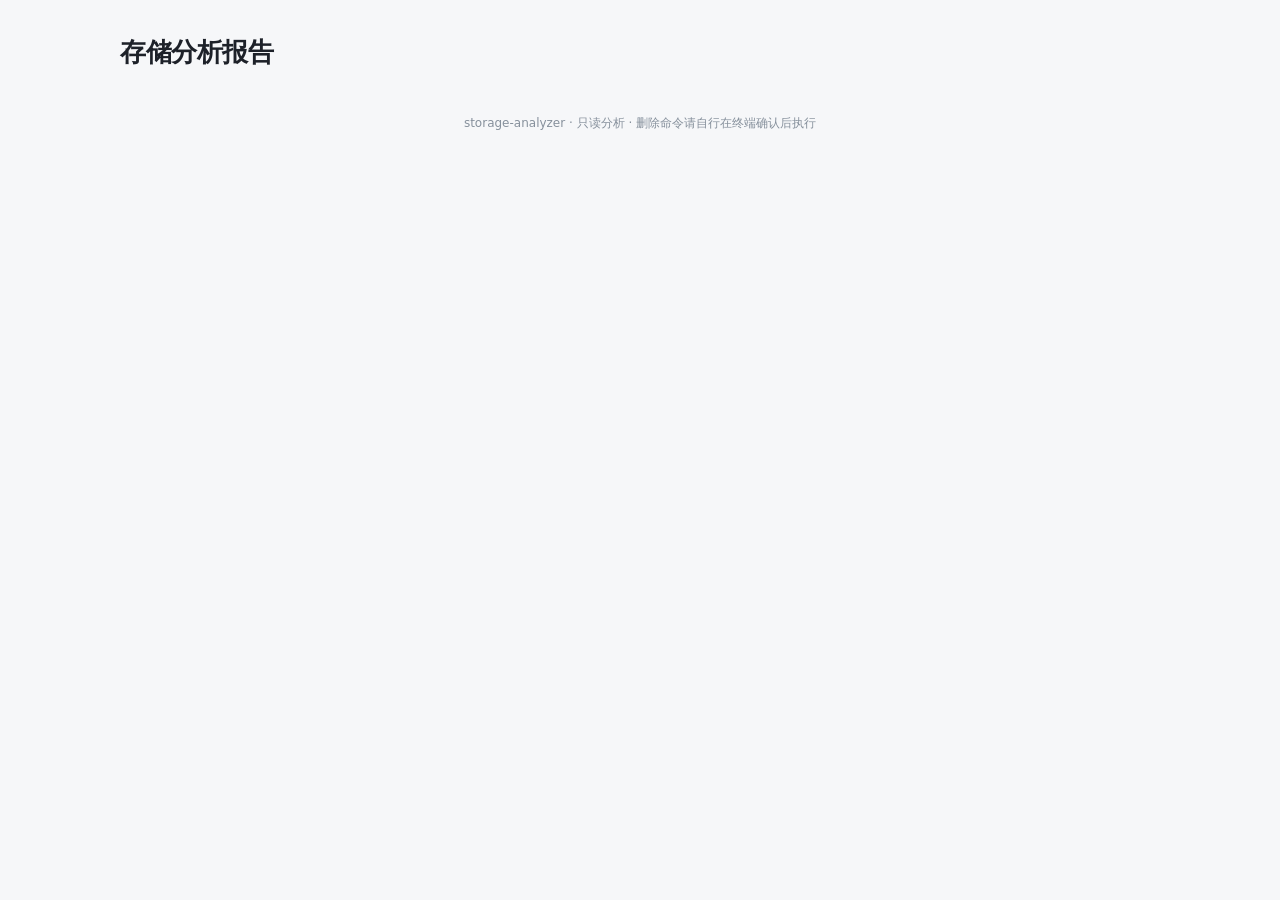
<file: skills/storage-analyzer/assets/report_template.html>
<!DOCTYPE html>
<html lang="zh-CN">
<head>
<meta charset="UTF-8">
<meta name="viewport" content="width=device-width, initial-scale=1.0">
<title>存储分析报告</title>
<style>
  :root{
    --bg:#f6f7f9; --card:#ffffff; --ink:#1d2129; --sub:#86909c;
    --line:#e5e6eb; --green:#00b42a; --yellow:#ff7d00; --red:#f53f3f;
    --green-bg:#e8ffea; --yellow-bg:#fff7e8; --red-bg:#ffece8;
    --accent:#165dff; --accent-bg:#e8f3ff;
    --radius:14px; --shadow:0 1px 3px rgba(0,0,0,.04),0 8px 24px rgba(0,0,0,.04);
  }
  *{box-sizing:border-box;margin:0;padding:0}
  body{font-family:-apple-system,"SF Pro SC","PingFang SC",system-ui,sans-serif;
    background:var(--bg);color:var(--ink);line-height:1.6;padding:32px 20px 80px;
    -webkit-font-smoothing:antialiased}
  .wrap{max-width:1040px;margin:0 auto}
  header{margin-bottom:28px}
  h1{font-size:26px;font-weight:700;letter-spacing:-.5px}
  .meta{color:var(--sub);font-size:13px;margin-top:6px}

  /* disk overview */
  .overview{background:var(--card);border-radius:var(--radius);box-shadow:var(--shadow);
    padding:24px;margin-bottom:24px}
  .bar{height:16px;border-radius:8px;background:var(--line);overflow:hidden;display:flex;margin:16px 0 12px}
  .bar i{display:block;height:100%}
  .bar .used{background:linear-gradient(90deg,#165dff,#4080ff)}
  .bar i.seg-green{background:var(--green)}
  .bar i.seg-yellow{background:var(--yellow)}
  .bar i.seg-red{background:var(--red)}
  .bar i.seg-blue{background:var(--accent)}
  .bar i+i{border-left:1.5px solid #fff}
  .lead{font-size:14px;line-height:1.7;margin-bottom:12px}
  .stats{display:flex;flex-wrap:wrap;gap:24px}
  .stat .k{font-size:12px;color:var(--sub)}
  .stat .v{font-size:18px;font-weight:600;font-variant-numeric:tabular-nums}
  .sysgrid{display:grid;grid-template-columns:repeat(auto-fit,minmax(180px,1fr));
    gap:10px 24px;margin-top:20px;padding-top:18px;border-top:1px solid var(--line)}
  .sysgrid div{font-size:13px}
  .sysgrid span{color:var(--sub)}
  .pills{margin:14px 0 0}
  .bar-label{font-size:12px;color:var(--sub);margin-bottom:4px}
  .other-disks{margin-top:16px;padding-top:14px;border-top:1px solid var(--line)}
  .other-disks .label{font-size:12px;color:var(--sub);font-weight:600;margin-bottom:8px}
  .odisk{display:flex;align-items:center;gap:12px;margin:6px 0;font-size:13px}
  .odisk-name{width:46px;font-weight:600;font-variant-numeric:tabular-nums}
  .obar{flex:1;height:10px;border-radius:6px;background:var(--line);overflow:hidden}
  .obar i{display:block;height:100%;background:linear-gradient(90deg,#165dff,#4080ff)}
  .odisk-num{color:var(--sub);font-variant-numeric:tabular-nums;white-space:nowrap}

  /* sections */
  .sec{margin-bottom:28px}
  .sec h2{font-size:18px;font-weight:700;margin-bottom:14px;display:flex;align-items:center;gap:8px}
  .sec h2 .count{font-size:13px;color:var(--sub);font-weight:500}
  .sec-actions{margin-left:auto;display:flex;align-items:center;gap:8px}
  .sec-actions .del-btn{padding:5px 12px;font-size:12px}
  .sec-status{font-size:12px}

  /* top5 table */
  table{width:100%;border-collapse:collapse;background:var(--card);
    border-radius:var(--radius);overflow:hidden;box-shadow:var(--shadow)}
  th,td{text-align:left;padding:12px 14px;font-size:13px;border-bottom:1px solid var(--line)}
  th{background:#fafbfc;color:var(--sub);font-weight:600;font-size:12px;white-space:nowrap}
  td.type{white-space:nowrap}
  .table-scroll{overflow-x:auto;border-radius:var(--radius);box-shadow:var(--shadow)}
  .table-scroll table{min-width:720px;box-shadow:none}
  tr:last-child td{border-bottom:none}
  td.size{font-weight:700;font-variant-numeric:tabular-nums;white-space:nowrap}
  td.path{font-family:"SF Mono",ui-monospace,monospace;font-size:12px;color:var(--sub);word-break:break-all}
  .dot{display:inline-block;width:9px;height:9px;border-radius:50%}
  .dot.green{background:var(--green)} .dot.yellow{background:var(--yellow)} .dot.red{background:var(--red)} .dot.blue{background:var(--accent)}

  /* item cards */
  .item{background:var(--card);border-radius:var(--radius);box-shadow:var(--shadow);
    margin-bottom:12px;border-left:4px solid var(--line);overflow:hidden}
  .item.green{border-left-color:var(--green)}
  .item.yellow{border-left-color:var(--yellow)}
  .item.red{border-left-color:var(--red)}
  .item-head{display:flex;align-items:center;gap:12px;padding:16px 18px;cursor:pointer;user-select:none}
  .item-head:hover{background:#fafbfc}
  .item-name{font-weight:600;font-size:15px;flex:1}
  .item-badge{font-size:12px;font-weight:600;color:var(--green);background:var(--green-bg);
    padding:2px 10px;border-radius:20px;white-space:nowrap}
  .item-badge:empty{display:none}
  .item.cleaned .item-name{text-decoration:line-through;color:var(--sub);font-weight:500}
  .item.cleaned .item-size{color:var(--sub)}
  .item.cleaned{opacity:.85}
  .item-size{font-weight:700;font-variant-numeric:tabular-nums;color:var(--accent)}
  .chev{color:var(--sub);transition:transform .2s;font-size:12px}
  .item.open .chev{transform:rotate(90deg)}
  .item-body{display:none;padding:0 18px 18px;font-size:14px}
  .item.open .item-body{display:block}
  .item-path{font-family:"SF Mono",ui-monospace,monospace;font-size:12px;color:var(--sub);
    word-break:break-all;margin-bottom:12px;padding:8px 10px;background:#fafbfc;border-radius:8px}
  .field{margin:10px 0}
  .field .label{font-size:12px;color:var(--sub);font-weight:600;margin-bottom:3px}
  .tag{display:inline-block;background:var(--accent-bg);color:var(--accent);
    font-size:12px;padding:2px 8px;border-radius:6px;margin:2px 4px 2px 0}
  .risk{background:var(--red-bg);color:var(--red);padding:8px 12px;border-radius:8px;
    font-size:13px;margin-top:10px}

  /* command block */
  .cmd{position:relative;background:#1d2129;color:#e5e6eb;border-radius:10px;
    padding:14px 14px;margin:8px 0;font-family:"SF Mono",ui-monospace,monospace;
    font-size:12.5px;line-height:1.7;overflow-x:auto;white-space:pre}
  .cmd .copy{position:absolute;top:8px;right:8px;background:#2d3138;color:#c9cdd4;
    border:none;border-radius:6px;padding:4px 10px;font-size:11px;cursor:pointer;
    font-family:inherit}
  .cmd .copy:hover{background:#3d424a;color:#fff}
  .cmd .copy.done{background:var(--green);color:#fff}
  .cmd-label{font-size:11px;color:var(--sub);margin:10px 0 2px}

  /* one-click delete actions */
  .del-row{display:flex;align-items:center;gap:10px;flex-wrap:wrap;margin-top:4px}
  .del-btn{border:none;border-radius:8px;padding:7px 16px;font-size:13px;font-weight:600;cursor:pointer}
  .del-btn.trash{background:var(--accent-bg);color:var(--accent)}
  .del-btn.trash:hover{background:#d4e4ff}
  .del-btn.danger{background:var(--red-bg);color:var(--red)}
  .del-btn.danger:hover{background:#ffd4cc}
  .del-btn.open{background:#f2f3f5;color:var(--ink)}
  .del-btn.open:hover{background:#e5e6eb}
  .del-btn:disabled{opacity:.45;cursor:default}
  .del-status{font-size:13px}
  .del-status.ok{color:var(--green);font-weight:600}
  .del-status.err{color:var(--red)}
  .del-note{font-size:12px;color:var(--sub);line-height:1.6;margin-top:8px}
  .del-note b{color:var(--ink)}

  /* summary */
  .summary{background:var(--card);border-radius:var(--radius);box-shadow:var(--shadow);padding:24px}
  .summary h3{font-size:15px;margin:18px 0 8px} .summary h3:first-child{margin-top:0}
  .summary ul{padding-left:20px} .summary li{margin:4px 0;font-size:14px}
  .pill{display:inline-flex;align-items:center;gap:6px;background:#fafbfc;border:1px solid var(--line);
    border-radius:20px;padding:6px 14px;font-size:13px;margin:4px 8px 4px 0;font-weight:600}
  .pill b{font-variant-numeric:tabular-nums}

  .note{font-size:12px;color:var(--sub);margin-top:8px}
  .denied{background:var(--yellow-bg);border:1px solid #ffd591;border-radius:10px;
    padding:12px 14px;font-size:13px;margin-top:12px}
  footer{text-align:center;color:var(--sub);font-size:12px;margin-top:40px}
</style>
</head>
<body>
<div class="wrap">
  <header>
    <h1>存储分析报告</h1>
    <div class="meta" id="meta"></div>
  </header>
  <div id="app"></div>
  <footer>storage-analyzer · 只读分析 · 删除命令请自行在终端确认后执行</footer>
</div>

<script>
const DATA = __REPORT_DATA__;
const DELETE = __DELETE_CONFIG__; // null=静态只读报告；{token,endpoint}=server.py 提供一键删除
const FM = (DATA.system && /win/i.test(DATA.system.os||'')) ? '资源管理器' : '访达'; // 文件管理器名，按系统

const esc = s => String(s==null?'':s).replace(/[&<>"]/g,c=>({'&':'&amp;','<':'&lt;','>':'&gt;','"':'&quot;'}[c]));
// "约" 已表示估算，去掉冗余的"（估算…）"括号让大小显示更干净专业
const cleanSize = s => String(s==null?'':s).replace(/[（(]\s*估算[^）)]*[）)]/g, '').trim();

function copyBtn(text){
  const id='c'+Math.random().toString(36).slice(2);
  // store raw text on element via data attribute (base64 to survive quotes)
  return `<button class="copy" data-cmd="${btoa(unescape(encodeURIComponent(text)))}">复制</button>`;
}

function cmdBlock(c){
  const label = c.label ? `<div class="cmd-label">${esc(c.label)}</div>` : '';
  return `${label}<div class="cmd">${copyBtn(c.cmd)}${esc(c.cmd)}</div>`;
}

function renderSystem(s, sm){
  document.getElementById('meta').textContent =
    `生成于 ${DATA.generated_at}　·　扫描耗时 ${DATA.scan_seconds||'?'}s`;
  // 已用部分分段：绿(可自动清)+橙(需手动)+红(已识别的不建议动项)+蓝(其他/系统等未归类的已用)，余下灰底为可用
  const total = parseGB(s.disk_total) || 1;
  const used = parseGB(s.disk_used);
  const ts = sm && sm.tier_stats;
  const g = ts ? parseGB(ts.green) : 0;
  const y = ts ? parseGB(ts.yellow) : 0;
  const r = ts ? parseGB(ts.red) : 0;
  const other = Math.max(0, used - g - y - r); // 既非红黄绿、也未单独列出的已用空间（系统+零碎文件）
  let bar;
  if(g > 0 || y > 0 || r > 0){
    const seg=(v,cls,label)=> v>0?`<i class="${cls}" style="width:${(v/total*100).toFixed(2)}%" title="${label}：约 ${v.toFixed(1)} GB"></i>`:'';
    bar = seg(g,'seg-green','可自动清')+seg(y,'seg-yellow','需手动')+seg(r,'seg-red','谨慎清理')+seg(other,'seg-blue','系统及其他');
  } else {
    bar = `<i class="used" style="width:${(used/total*100).toFixed(2)}%"></i>`;
  }
  const fmtGB = v => v>0?`约 ${v.toFixed(1)} GB`:'-';
  const otherPill = other>0?`<span class="pill"><span class="dot blue"></span>系统及其他 <b>${fmtGB(other)}</b></span>`:'';
  let pills='';
  if(sm && sm.tier_stats){
    pills=`<div class="pills">
      <span class="pill"><span class="dot green"></span>可自动清 <b>${fmtGB(g)}</b></span>
      <span class="pill"><span class="dot yellow"></span>需手动 <b>${fmtGB(y)}</b></span>
      <span class="pill"><span class="dot red"></span>谨慎清理 <b>${fmtGB(r)}</b></span>
      ${otherPill}
    </div>`;
  }
  // 多盘符（Windows）：主盘用上面的分段条，其余盘紧凑列出
  const allDisks = s.disks || [];
  const others = allDisks.filter(d => d.name !== s.disk_name);
  const barLabel = allDisks.length > 1
    ? `<div class="bar-label">系统盘 ${esc(s.disk_name||'')} · 已用部分按清理分级着色</div>` : '';
  const otherDisksBlock = others.length ? `<div class="other-disks">
      <div class="label">其他磁盘</div>
      ${others.map(d=>{
        const u=parseGB(d.used), t=parseGB(d.total)||1;
        const pct=Math.min(100, u/t*100).toFixed(1);
        return `<div class="odisk"><span class="odisk-name">${esc(d.name)}</span>
          <div class="obar"><i style="width:${pct}%"></i></div>
          <span class="odisk-num">${esc(d.used)} / ${esc(d.total)}</span></div>`;
      }).join('')}</div>` : '';
  return `<div class="overview">
    <div class="stats">
      <div class="stat"><div class="k">总容量</div><div class="v">${esc(s.disk_total)}</div></div>
      <div class="stat"><div class="k">已用</div><div class="v">${esc(s.disk_used)}</div></div>
      <div class="stat"><div class="k">可用</div><div class="v">${esc(s.disk_free)}</div></div>
      ${s.purgeable?`<div class="stat"><div class="k">可清除(系统)</div><div class="v">${esc(s.purgeable)}</div></div>`:''}
    </div>
    ${barLabel}
    <div class="bar">${bar}</div>
    ${pills}
    ${otherDisksBlock}
    <div class="sysgrid">
      <div><span>系统　</span>${esc(s.os)} (${esc(s.build)})</div>
      <div><span>架构　</span>${esc(s.arch)}</div>
      <div><span>文件系统　</span>${esc(s.filesystem)}</div>
      <div><span>用户　</span>${esc(s.user)}</div>
      <div><span>主目录　</span>${esc(s.home)}</div>
    </div>
  </div>`;
}
// 从 "约 27.8 GB（…）" / "300.3 GB" 这类字符串里取数值，统一换算成 GB
function parseGB(str){
  if(!str) return 0;
  const m=String(str).match(/([\d.]+)\s*(TB|GB|MB)?/i);
  if(!m) return 0;
  let v=parseFloat(m[1]); const u=(m[2]||'GB').toUpperCase();
  if(u==='TB') v*=1024; else if(u==='MB') v/=1024;
  return v;
}

function renderTop5(rows){
  if(!rows||!rows.length) return '';
  const body = rows.map(r=>`<tr>
    <td>${esc(r.rank)}</td>
    <td><span class="dot ${esc(r.tier)}"></span></td>
    <td class="size">${esc(cleanSize(r.size))}</td>
    <td class="type">${esc(r.type)}</td>
    <td><b>${esc(r.name)}</b></td>
    <td class="path">${esc(r.path)}</td>
    <td>${esc(r.note)}</td>
  </tr>`).join('');
  return `<div class="sec"><h2>占用排行 Top 5</h2>
    <div class="table-scroll"><table><thead><tr><th>#</th><th>级</th><th>大小</th><th>类型</th><th>项目</th><th>路径</th><th>说明</th></tr></thead>
    <tbody>${body}</tbody></table></div></div>`;
}

function renderGreen(items){
  if(!items||!items.length) return '';
  const cards = items.map(it=>{
    const procs=(it.kill_processes&&it.kill_processes.length)
      ? `<div class="field"><div class="label">清理前需关闭</div>${it.kill_processes.map(p=>`<span class="tag">${esc(p)}</span>`).join('')}</div>`
      : `<div class="field"><div class="label">清理前需关闭</div><span class="note">无需关闭任何进程</span></div>`;
    const cmds=(it.commands||[]).map(cmdBlock).join('');
    return card('green', it.name, it.size_estimate, it.path,
      procs + `<div class="field"><div class="label">清理命令（自行确认后执行）</div>${cmds}</div>` + delBlock(it));
  }).join('');
  return section('🟢 可自动清理（纯缓存/临时文件，可再生）', items.length, cards, greenBatchActions(items));
}

// 分组级批量按钮：绿灯每项都是无条件安全的可再生缓存，给「全部移废纸篓/全部删除」一次清完。
// 橙灯/红灯需逐项判断，不给批量。仅 server.py 模式且至少一项有 trash_paths 时渲染。
function greenBatchActions(items){
  if(!DELETE) return '';
  if(!items.some(it => it.trash_paths && it.trash_paths.length)) return '';
  return `<span class="sec-actions">
    <button class="del-btn trash" onclick="doBatch(this,'trash')">全部移废纸篓</button>
    <button class="del-btn danger" onclick="doBatch(this,'rm')">全部删除</button>
    <span class="del-status sec-status"></span>
  </span>`;
}

// 批量处理：收集本组所有未清理项的 trash_paths，确认一次，一次性提交。
function doBatch(btn, mode){
  const secActions = btn.closest('.sec-actions');
  const sec = btn.closest('.sec');
  const status = secActions.querySelector('.del-status');
  const wraps = [...sec.querySelectorAll('.item.green .del-actions')]
    .filter(w => !w.closest('.item').classList.contains('cleaned'));
  if(!wraps.length){ status.textContent='没有可清理的项了'; status.className='del-status sec-status'; return; }
  const allPaths=[]; let gb=0;
  wraps.forEach(w=>{
    JSON.parse(decodeURIComponent(escape(atob(w.dataset.paths)))).forEach(p=>allPaths.push(p));
    const sz=w.closest('.item').querySelector('.item-size'); if(sz) gb+=parseGB(sz.textContent);
  });
  const verb = mode==='rm' ? '直接删除（不可恢复）' : '移到废纸篓（可逆，清空后释放）';
  const sizeStr = gb>0 ? `，约 ${gb.toFixed(1)} GB` : '';
  if(!confirm(`确认将这组 ${wraps.length} 项缓存全部${verb}？\n共 ${allPaths.length} 个路径${sizeStr}。`)) return;
  postAction(secActions, allPaths, mode).then(res=>{
    if(res.ok){
      status.textContent = mode==='rm' ? `✓ 已删除 ${wraps.length} 项` : `✓ 已移 ${wraps.length} 项到废纸篓`;
      status.className='del-status sec-status ok';
      wraps.forEach(w=>{
        const item=w.closest('.item'); item.classList.add('cleaned');
        const badge=item.querySelector('.item-head .item-badge');
        if(badge) badge.textContent = mode==='rm' ? '已删除' : '已移废纸篓';
        const ist=w.querySelector('.del-status');
        if(ist){ ist.textContent = mode==='rm'?'✓ 已删除':'✓ 已移到废纸篓'; ist.className='del-status ok'; }
        w.querySelectorAll('.del-btn.trash,.del-btn.danger').forEach(b=>b.remove());
      });
      secActions.querySelectorAll('.del-btn').forEach(b=>b.remove());
    } else { status.textContent='✗ '+(res.error||'失败'); status.className='del-status sec-status err'; }
  });
}

// 一键删除按钮：仅当 server.py 提供了 DELETE 配置、且该项有具体 trash_paths 时渲染
function delBlock(it){
  if(!DELETE || !it.trash_paths || !it.trash_paths.length) return '';
  const payload = btoa(unescape(encodeURIComponent(JSON.stringify(it.trash_paths))));
  return `<div class="field del-actions" data-paths="${payload}">
    <div class="label">在网页上直接处理（${it.trash_paths.length} 个路径）</div>
    <div class="del-row">
      <button class="del-btn trash" onclick="doDelete(this,'trash')">移到废纸篓</button>
      <button class="del-btn danger" onclick="doDelete(this,'rm')">直接删除</button>
      <span class="del-status"></span>
    </div>
    <div class="del-note"><b>移到废纸篓</b>：可逆，删错能从${FM}废纸篓捞回，但要清空废纸篓才真正释放空间。<b>直接删除</b>：立即释放、不可恢复。绿灯都是可再生缓存，删了会自动重建。</div>
  </div>`;
}

function postAction(wrap, paths, mode){
  const status = wrap.querySelector('.del-status');
  const btns = wrap.querySelectorAll('.del-btn');
  status.textContent = '处理中…'; status.className='del-status';
  btns.forEach(b=>b.disabled=true);
  return fetch(DELETE.endpoint, {method:'POST', headers:{'Content-Type':'application/json'},
    body:JSON.stringify({token:DELETE.token, paths, mode})})
    .then(r=>r.json()).then(res=>{ btns.forEach(b=>b.disabled=false); return res; })
    .catch(e=>{ btns.forEach(b=>b.disabled=false); return {ok:false, error:'连接失败：'+e}; });
}

function doDelete(btn, mode){
  const wrap = btn.closest('.del-actions');
  const paths = JSON.parse(decodeURIComponent(escape(atob(wrap.dataset.paths))));
  const verb = mode==='rm' ? '直接删除（不可恢复）' : '移到废纸篓（访达可恢复）';
  if(!confirm(`确认${verb}以下 ${paths.length} 个路径？\n\n`+paths.join('\n'))) return;
  postAction(wrap, paths, mode).then(res=>{
    const status = wrap.querySelector('.del-status');
    if(res.ok){
      status.textContent = mode==='rm' ? '✓ 已删除，空间已释放' : '✓ 已移到废纸篓（访达可恢复，清空后释放空间）';
      status.className='del-status ok';
      wrap.querySelectorAll('.del-btn.trash,.del-btn.danger').forEach(b=>b.remove());
      // 折叠状态下也能看到：标题行打上徽标 + 整行变灰
      const item = wrap.closest('.item');
      if(item){
        item.classList.add('cleaned');
        const badge = item.querySelector('.item-head .item-badge');
        if(badge) badge.textContent = mode==='rm' ? '已删除' : '已移废纸篓';
      }
    } else { status.textContent='✗ '+(res.error||'失败'); status.className='del-status err'; }
  });
}

function doOpen(btn){
  const wrap = btn.closest('.del-actions');
  const paths = JSON.parse(decodeURIComponent(escape(atob(wrap.dataset.open))));
  postAction(wrap, paths, 'open').then(res=>{
    const status = wrap.querySelector('.del-status');
    if(res.ok){ status.textContent='✓ 已在'+FM+'打开，自行审查删除'; status.className='del-status ok'; }
    else { status.textContent='✗ '+(res.error||'失败'); status.className='del-status err'; }
  });
}

const b64 = o => btoa(unescape(encodeURIComponent(JSON.stringify(o))));

function renderYellow(items){
  if(!items||!items.length) return '';
  const cards = items.map(it=>card('yellow', it.name, it.size, it.path,
    `<div class="field"><div class="label">内容画像</div>${esc(it.content_profile)}</div>
     <div class="field"><div class="label">为什么需要人工判断</div>${esc(it.why_manual)}</div>
     <div class="field"><div class="label">处置路径</div>${esc(it.disposal)}</div>
     <div class="risk">⚠️ ${esc(it.risk)}</div>` + yellowActions(it))).join('');
  return section('🟡 需你参与的手动清理（含用户数据）', items.length, cards);
}

// 橙灯操作：打开文件夹（去自己审查删）+ 仅当有核实过的安全子路径时给「移到废纸篓」（只可逆，不直接删）
function yellowActions(it){
  if(!DELETE) return '';
  const hasTrash = it.trash_paths && it.trash_paths.length;
  const trashBtn = hasTrash
    ? `<button class="del-btn trash" onclick="doDelete(this,'trash')">移到废纸篓（仅安全部分）</button>` : '';
  const trashNote = hasTrash
    ? `<b>移到废纸篓（仅安全部分）</b>：只移这一项核实过可安全清理的子目录，可逆、需清空废纸篓才释放空间。` : '';
  const openNote = it.open_note ? esc(it.open_note) : '';
  return `<div class="field del-actions" data-paths="${hasTrash?b64(it.trash_paths):''}" data-open="${b64([it.path])}">
    <div class="label">在网页上处理</div>
    <div class="del-row">
      <button class="del-btn open" onclick="doOpen(this)">在${FM}里打开</button>
      ${trashBtn}
      <span class="del-status"></span>
    </div>
    <div class="del-note"><b>在${FM}里打开</b>：只打开文件夹供你自己查看，不删任何东西。注意 App 托管的数据（B站/微信/Chrome 等）在${FM}里是程序内部格式、文件名看不懂，想清优先去对应 App 内删。${trashNote}${openNote?'<br>'+openNote:''}</div>
  </div>`;
}

function renderRed(items){
  if(!items||!items.length) return '';
  const cards = items.map(it=>card('red', it.name, it.size||'', it.path,
    `<div class="field"><div class="label">为什么不建议手删</div>${esc(it.why_keep)}</div>
     <div class="field"><div class="label">卸载 / 释放建议</div>${esc(it.indirect_release)}</div>
     ${it.auto_reclaim?`<div class="field"><div class="label">是否自动回收</div>${esc(it.auto_reclaim)}</div>`:''}` + redActions(it))).join('');
  return section('🔴 谨慎清理（建议走正规卸载，别手动拖删）', items.length, cards);
}

// 红灯操作：只给「在文件管理器里打开并选中该 App」，让用户自己正规卸载（不后台代删，App 需谨慎）
function redActions(it){
  if(!DELETE || !it.app_paths || !it.app_paths.length) return '';
  return `<div class="field del-actions" data-open="${b64(it.app_paths)}">
    <div class="label">在网页上处理</div>
    <div class="del-row">
      <button class="del-btn open" onclick="doOpen(this)">在${FM}里打开（去卸载）</button>
      <span class="del-status"></span>
    </div>
    <div class="del-note"><b>在${FM}里打开</b>：定位到该应用，你可以右键「移到废纸篓」卸载，或用它自带的卸载器。应用本体放在系统目录、可能需要管理员密码，所以由你在${FM}里手动操作更稳妥，本页不代删。</div>
  </div>`;
}

function card(tier,name,size,path,inner){
  return `<div class="item ${tier}">
    <div class="item-head" onclick="this.parentNode.classList.toggle('open')">
      <span class="dot ${tier}"></span>
      <span class="item-name">${esc(name)}</span>
      <span class="item-badge"></span>
      ${size?`<span class="item-size">${esc(cleanSize(size))}</span>`:''}
      <span class="chev">▶</span>
    </div>
    <div class="item-body">
      <div class="item-path">${esc(path)}</div>
      ${inner}
    </div></div>`;
}
function section(title,count,inner,actions){
  return `<div class="sec"><h2>${esc(title)} <span class="count">${count} 项</span>${actions||''}</h2>${inner}</div>`;
}

const sumList=a=>(a&&a.length)?`<ul>${a.map(x=>`<li>${esc(x)}</li>`).join('')}</ul>`:'';

// 执行建议：放在 Top5 之后、三级明细之前（先看处方，再看每项怎么做）
// 开头用 overview 一句洞察作引子，下面是优先级清单
function renderPriority(sm){
  if(!sm || (!sm.priority && !sm.overview)) return '';
  const intro = sm.overview?`<p class="lead">${esc(sm.overview)}</p>`:'';
  const body = sm.priority?(Array.isArray(sm.priority)?sumList(sm.priority):`<p>${esc(sm.priority)}</p>`):'';
  return `<div class="sec"><h2>执行建议</h2><div class="summary">${intro}${body}</div></div>`;
}

// 长期优化建议：留在报告最后
function renderLongTerm(sm){
  if(!sm || !sm.long_term || !sm.long_term.length) return '';
  return `<div class="sec"><h2>长期优化建议</h2><div class="summary">${sumList(sm.long_term)}</div></div>`;
}

function renderDenied(){
  if(!DATA.denied||!DATA.denied.length) return '';
  return `<div class="denied"><b>以下目录权限不足未能读取，可能遗漏体量：</b><br>${DATA.denied.map(esc).join('<br>')}</div>`;
}

// mount
const app=document.getElementById('app');
app.innerHTML = renderSystem(DATA.system, DATA.summary)
  + renderTop5(DATA.top5)
  + renderPriority(DATA.summary)
  + renderGreen(DATA.green)
  + renderYellow(DATA.yellow)
  + renderRed(DATA.red)
  + renderDenied()
  + renderLongTerm(DATA.summary);

// copy handlers (delegated)
document.addEventListener('click', e=>{
  const b=e.target.closest('.copy'); if(!b) return;
  e.stopPropagation();
  const text=decodeURIComponent(escape(atob(b.dataset.cmd)));
  navigator.clipboard.writeText(text).then(()=>{
    b.textContent='已复制'; b.classList.add('done');
    setTimeout(()=>{b.textContent='复制';b.classList.remove('done');},1500);
  });
});
</script>
</body>
</html>
</file>
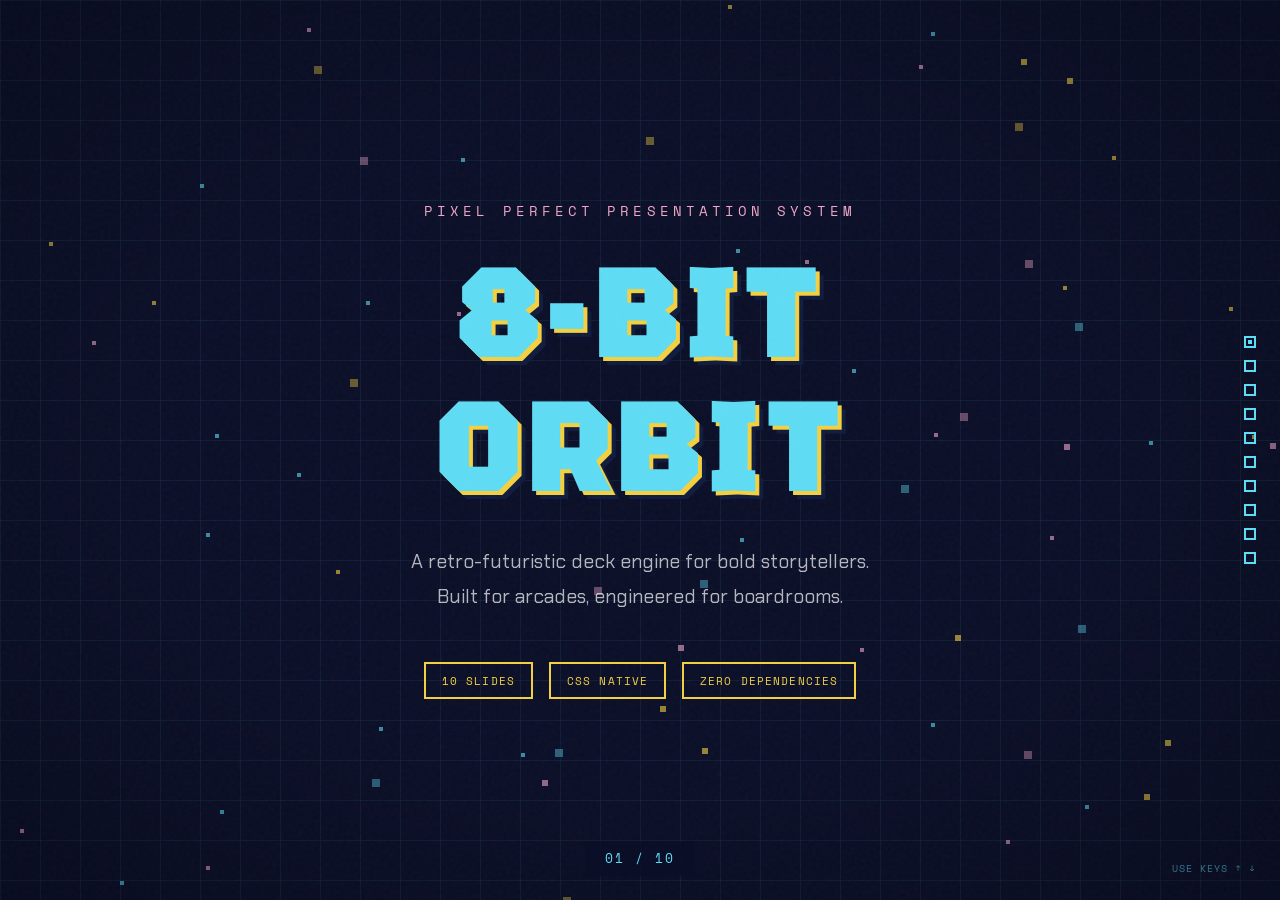
<file: skills/beautiful-html-templates/templates/8-bit-orbit/template.html>
<!DOCTYPE html>
<html lang="en">
<head>
  <meta charset="UTF-8">
  <meta name="viewport" content="width=device-width, initial-scale=1.0">
  <title>8-BIT ORBIT | Pixel Art Presentation Template</title>
  <link rel="preconnect" href="https://fonts.googleapis.com">
  <link rel="preconnect" href="https://fonts.gstatic.com" crossorigin>
  <link href="https://fonts.googleapis.com/css2?family=Chakra+Petch:ital,wght@0,300;0,400;0,500;0,600;0,700;1,400&family=Space+Mono:wght@400;700&family=Tektur:wght@400;500;600;700;800;900&display=swap" rel="stylesheet">
  <style>
    :root {
      --neon-pink: #F0A6CA;
      --neon-cyan: #5EDCF4;
      --neon-yellow: #F4D03F;
      --deep-navy: #0F1B3D;
      --dark-void: #0A0E27;
      --soft-lavender: #E2D5F2;
      --pixel-size: 4px;
      --font-display: 'Tektur', cursive;
      --font-body: 'Chakra Petch', sans-serif;
      --font-mono: 'Space Mono', monospace;
    }

    * { margin: 0; padding: 0; box-sizing: border-box; }

    html, body {
      width: 100%;
      height: 100%;
      overflow: hidden;
      font-family: var(--font-body);
      color: var(--dark-void);
      background: var(--dark-void);
    }

    /* Scroll behavior for slide navigation */
    .deck {
      width: 100%;
      height: 100vh;
      overflow: hidden;
      position: relative;
    }

    .slides-container {
      width: 100%;
      height: 100%;
      transition: transform 0.8s cubic-bezier(0.22, 1, 0.36, 1);
    }

    .slide {
      width: 100%;
      height: 100vh;
      min-height: 100vh;
      position: relative;
      overflow: hidden;
      display: flex;
      flex-direction: column;
      justify-content: center;
      align-items: center;
      padding: 3vh 4vw;
    }

    /* === GLOBAL ATMOSPHERIC OVERLAYS === */

    /* Scanlines */
    .scanlines::after {
      content: "";
      position: absolute;
      inset: 0;
      background: repeating-linear-gradient(
        0deg,
        transparent 0px,
        transparent 2px,
        rgba(10, 14, 39, 0.04) 2px,
        rgba(10, 14, 39, 0.04) 4px
      );
      pointer-events: none;
      z-index: 50;
      mix-blend-mode: multiply;
    }

    /* Grain / Noise */
    .grain::before {
      content: "";
      position: absolute;
      inset: 0;
      background-image: url("data:image/svg+xml,%3Csvg viewBox='0 0 256 256' xmlns='http://www.w3.org/2000/svg'%3E%3Cfilter id='n'%3E%3CfeTurbulence type='fractalNoise' baseFrequency='0.9' numOctaves='4' stitchTiles='stitch'/%3E%3C/filter%3E%3Crect width='100%25' height='100%25' filter='url(%23n)'/%3E%3C/svg%3E");
      opacity: 0.035;
      pointer-events: none;
      z-index: 49;
    }

    /* CRT vignette glow */
    .crt-glow::after {
      content: "";
      position: absolute;
      inset: 0;
      background: radial-gradient(ellipse at center, transparent 50%, rgba(10, 14, 39, 0.25) 100%);
      pointer-events: none;
      z-index: 51;
    }

    /* Pixel grid background pattern */
    .bg-grid {
      background-color: var(--dark-void);
      background-image:
        linear-gradient(rgba(94, 220, 244, 0.07) 1px, transparent 1px),
        linear-gradient(90deg, rgba(94, 220, 244, 0.07) 1px, transparent 1px);
      background-size: 40px 40px;
    }

    .bg-grid-pink {
      background-color: var(--neon-pink);
      background-image:
        linear-gradient(rgba(15, 27, 61, 0.06) 1px, transparent 1px),
        linear-gradient(90deg, rgba(15, 27, 61, 0.06) 1px, transparent 1px);
      background-size: 40px 40px;
    }

    .bg-grid-cyan {
      background-color: var(--neon-cyan);
      background-image:
        linear-gradient(rgba(15, 27, 61, 0.08) 1px, transparent 1px),
        linear-gradient(90deg, rgba(15, 27, 61, 0.08) 1px, transparent 1px);
      background-size: 40px 40px;
    }

    .bg-grid-lavender {
      background-color: var(--soft-lavender);
      background-image:
        linear-gradient(rgba(15, 27, 61, 0.05) 1px, transparent 1px),
        linear-gradient(90deg, rgba(15, 27, 61, 0.05) 1px, transparent 1px);
      background-size: 40px 40px;
    }

    /* Moving starfield for dark slides */
    .starfield {
      position: absolute;
      inset: 0;
      overflow: hidden;
      z-index: 1;
    }

    .starfield .star {
      position: absolute;
      width: 4px;
      height: 4px;
      background: var(--neon-cyan);
      opacity: 0.6;
      animation: twinkle 3s infinite ease-in-out;
    }

    .starfield .star:nth-child(2n) { background: var(--neon-yellow); }
    .starfield .star:nth-child(3n) { background: var(--neon-pink); }
    .starfield .star:nth-child(4n) { width: 6px; height: 6px; }

    @keyframes twinkle {
      0%, 100% { opacity: 0.3; transform: scale(1); }
      50% { opacity: 0.9; transform: scale(1.3); }
    }

    /* Floating pixel particles */
    .pixel-particles {
      position: absolute;
      inset: 0;
      overflow: hidden;
      z-index: 1;
      pointer-events: none;
    }

    .pixel-particles .p {
      position: absolute;
      width: 8px;
      height: 8px;
      opacity: 0.4;
      animation: float 8s infinite ease-in-out;
    }

    @keyframes float {
      0%, 100% { transform: translateY(0) rotate(0deg); }
      50% { transform: translateY(-30px) rotate(90deg); }
    }

    /* === PIXEL UI COMPONENTS === */

    /* Pixel border effect */
    .pixel-box {
      position: relative;
      background: var(--deep-navy);
      color: white;
    }

    .pixel-box::before {
      content: "";
      position: absolute;
      inset: -4px;
      background: var(--neon-cyan);
      z-index: -1;
      clip-path: polygon(
        0 4px, 4px 4px, 4px 0,
        calc(100% - 4px) 0, calc(100% - 4px) 4px, 100% 4px,
        100% calc(100% - 4px), calc(100% - 4px) calc(100% - 4px), calc(100% - 4px) 100%,
        4px 100%, 4px calc(100% - 4px), 0 calc(100% - 4px)
      );
    }

    .pixel-box.yellow::before { background: var(--neon-yellow); }
    .pixel-box.pink::before { background: var(--neon-pink); }

    /* Pixel button */
    .pixel-btn {
      display: inline-block;
      font-family: var(--font-display);
      font-weight: 700;
      font-size: 1rem;
      letter-spacing: 0.08em;
      text-transform: uppercase;
      padding: 16px 36px;
      background: var(--neon-cyan);
      color: var(--deep-navy);
      border: none;
      cursor: pointer;
      position: relative;
      box-shadow:
        4px 0 0 0 var(--deep-navy),
        0 4px 0 0 var(--deep-navy),
        4px 4px 0 0 var(--deep-navy),
        8px 4px 0 0 var(--neon-yellow),
        4px 8px 0 0 var(--neon-yellow),
        8px 8px 0 0 var(--neon-yellow);
      transition: transform 0.1s, box-shadow 0.1s;
    }

    .pixel-btn:hover {
      transform: translate(2px, 2px);
      box-shadow:
        2px 0 0 0 var(--deep-navy),
        0 2px 0 0 var(--deep-navy),
        2px 2px 0 0 var(--deep-navy),
        4px 2px 0 0 var(--neon-yellow),
        2px 4px 0 0 var(--neon-yellow),
        4px 4px 0 0 var(--neon-yellow);
    }

    .pixel-btn.pink-btn {
      background: var(--neon-pink);
      box-shadow:
        4px 0 0 0 var(--deep-navy),
        0 4px 0 0 var(--deep-navy),
        4px 4px 0 0 var(--deep-navy),
        8px 4px 0 0 var(--neon-cyan),
        4px 8px 0 0 var(--neon-cyan),
        8px 8px 0 0 var(--neon-cyan);
    }

    /* Pixel text shadow like the reference image */
    .pixel-hero-text {
      font-family: var(--font-display);
      font-weight: 900;
      font-size: clamp(3rem, 10vw, 8rem);
      line-height: 1.05;
      color: var(--neon-cyan);
      text-shadow:
        4px 4px 0 var(--neon-yellow),
        8px 8px 0 var(--deep-navy);
      letter-spacing: 0.04em;
    }

    /* Decorative pixel corners */
    .pixel-corners {
      position: relative;
    }

    .pixel-corners::before,
    .pixel-corners::after {
      content: "";
      position: absolute;
      width: 24px;
      height: 24px;
      border: 4px solid var(--neon-cyan);
    }

    .pixel-corners::before {
      top: -8px;
      left: -8px;
      border-right: none;
      border-bottom: none;
    }

    .pixel-corners::after {
      bottom: -8px;
      right: -8px;
      border-left: none;
      border-top: none;
    }

    .pixel-corners.yellow-corners::before,
    .pixel-corners.yellow-corners::after { border-color: var(--neon-yellow); }

    .pixel-corners.pink-corners::before,
    .pixel-corners.pink-corners::after { border-color: var(--neon-pink); }

    /* Section labels */
    .pixel-label {
      font-family: var(--font-mono);
      font-size: 0.75rem;
      font-weight: 700;
      letter-spacing: 0.2em;
      text-transform: uppercase;
      color: var(--neon-yellow);
      background: var(--deep-navy);
      padding: 6px 14px;
      display: inline-block;
      margin-bottom: 1.5rem;
    }

    /* === SLIDE CONTENT LAYOUTS === */

    .slide-content {
      position: relative;
      z-index: 10;
      width: 100%;
      max-width: 1200px;
      display: flex;
      flex-direction: column;
      justify-content: center;
      align-items: center;
    }

    h1, h2, h3, h4 {
      font-family: var(--font-display);
      font-weight: 700;
      line-height: 1.15;
    }

    h1 { font-size: clamp(2rem, 5vw, 4rem); }
    h2 { font-size: clamp(1.5rem, 3.5vw, 2.8rem); }
    h3 { font-size: clamp(1.1rem, 2vw, 1.5rem); }
    p, li {
      font-family: var(--font-body);
      font-size: clamp(0.9rem, 1.2vw, 1.15rem);
      line-height: 1.7;
      font-weight: 400;
    }

    /* === NAVIGATION === */
    .nav-dots {
      position: fixed;
      right: 24px;
      top: 50%;
      transform: translateY(-50%);
      display: flex;
      flex-direction: column;
      gap: 12px;
      z-index: 100;
    }

    .nav-dot {
      width: 12px;
      height: 12px;
      border: 2px solid var(--neon-cyan);
      background: transparent;
      cursor: pointer;
      position: relative;
      transition: all 0.3s;
    }

    .nav-dot::after {
      content: "";
      position: absolute;
      inset: 2px;
      background: var(--neon-cyan);
      opacity: 0;
      transition: opacity 0.3s;
    }

    .nav-dot.active::after { opacity: 1; }
    .nav-dot:hover { border-color: var(--neon-yellow); }

    .slide-counter {
      position: fixed;
      bottom: 24px;
      left: 50%;
      transform: translateX(-50%);
      font-family: var(--font-mono);
      font-size: 0.8rem;
      color: var(--neon-cyan);
      background: rgba(10, 14, 39, 0.8);
      padding: 8px 20px;
      z-index: 100;
      letter-spacing: 0.15em;
    }

    /* === CUSTOM CURSOR AREA === */
    .deck {
      cursor: crosshair;
    }

    /* === SPECIFIC SLIDE STYLES === */

    /* Slide 1: Hero */
    .hero-subtitle {
      font-family: var(--font-mono);
      font-size: 0.85rem;
      letter-spacing: 0.3em;
      color: var(--neon-pink);
      text-transform: uppercase;
      margin-bottom: 1.5rem;
    }

    .hero-tagline {
      font-family: var(--font-body);
      font-size: clamp(0.9rem, 1.5vw, 1.2rem);
      color: rgba(255,255,255,0.7);
      max-width: 500px;
      text-align: center;
      margin-top: 2rem;
      line-height: 1.8;
    }

    .hero-badges {
      display: flex;
      gap: 16px;
      margin-top: 3rem;
      flex-wrap: wrap;
      justify-content: center;
    }

    .hero-badge {
      font-family: var(--font-mono);
      font-size: 0.7rem;
      letter-spacing: 0.1em;
      text-transform: uppercase;
      padding: 8px 16px;
      border: 2px solid var(--neon-yellow);
      color: var(--neon-yellow);
    }

    /* Slide 2: Split Intro */
    .split-layout {
      display: grid;
      grid-template-columns: 1fr 1fr;
      gap: 4vw;
      align-items: center;
      width: 100%;
      height: 100%;
      max-width: 1100px;
    }

    @media (max-width: 768px) {
      .split-layout { grid-template-columns: 1fr; }
    }

    .pixel-avatar-zone {
      width: 100%;
      aspect-ratio: 1;
      max-width: 380px;
      margin: 0 auto;
      background: var(--deep-navy);
      position: relative;
      display: flex;
      align-items: center;
      justify-content: center;
    }

    .pixel-avatar-zone::before {
      content: "";
      position: absolute;
      inset: 0;
      background:
        repeating-linear-gradient(
          45deg,
          transparent,
          transparent 10px,
          rgba(94, 220, 244, 0.1) 10px,
          rgba(94, 220, 244, 0.1) 20px
        );
    }

    .pixel-face {
      width: 120px;
      height: 120px;
      position: relative;
    }

    .pixel-face .eye {
      position: absolute;
      width: 24px;
      height: 24px;
      background: var(--neon-cyan);
      top: 30px;
    }

    .pixel-face .eye.left { left: 16px; }
    .pixel-face .eye.right { right: 16px; }

    .pixel-face .mouth {
      position: absolute;
      width: 60px;
      height: 16px;
      background: var(--neon-pink);
      bottom: 24px;
      left: 50%;
      transform: translateX(-50%);
    }

    /* Slide 3: Feature Grid */
    .feature-grid {
      display: grid;
      grid-template-columns: repeat(4, 1fr);
      gap: 24px;
      width: 100%;
      max-width: 1000px;
    }

    @media (max-width: 900px) {
      .feature-grid { grid-template-columns: repeat(2, 1fr); }
    }

    @media (max-width: 500px) {
      .feature-grid { grid-template-columns: 1fr; }
    }

    .feature-card {
      background: rgba(255,255,255,0.15);
      backdrop-filter: blur(8px);
      padding: 32px 24px;
      text-align: center;
      position: relative;
      border: 2px solid rgba(15, 27, 61, 0.2);
    }

    .feature-card::before {
      content: "";
      position: absolute;
      top: -2px;
      left: -2px;
      width: 16px;
      height: 16px;
      border-top: 4px solid var(--deep-navy);
      border-left: 4px solid var(--deep-navy);
    }

    .feature-card::after {
      content: "";
      position: absolute;
      bottom: -2px;
      right: -2px;
      width: 16px;
      height: 16px;
      border-bottom: 4px solid var(--deep-navy);
      border-right: 4px solid var(--deep-navy);
    }

    .feature-icon {
      width: 48px;
      height: 48px;
      margin: 0 auto 16px;
      position: relative;
    }

    .feature-icon.cube {
      background: var(--deep-navy);
      box-shadow: 6px 6px 0 var(--neon-yellow);
    }

    .feature-icon.diamond {
      background: var(--neon-cyan);
      transform: rotate(45deg);
      width: 36px;
      height: 36px;
      margin-bottom: 22px;
      margin-top: 6px;
    }

    .feature-icon.cross {
      background: var(--neon-pink);
      position: relative;
    }

    .feature-icon.cross::before,
    .feature-icon.cross::after {
      content: "";
      position: absolute;
      background: var(--deep-navy);
    }

    .feature-icon.cross::before { inset: 10px 4px; }
    .feature-icon.cross::after { inset: 4px 10px; }

    .feature-icon.circle {
      border: 6px solid var(--neon-yellow);
      border-radius: 0; /* pixel circle = square with careful shading? actually keep square for pixel aesthetic */
      background: transparent;
      position: relative;
    }

    .feature-icon.circle::after {
      content: "";
      position: absolute;
      inset: 8px;
      background: var(--neon-yellow);
    }

    .feature-card h3 {
      font-size: 1.1rem;
      margin-bottom: 8px;
      color: var(--deep-navy);
    }

    .feature-card p {
      font-size: 0.85rem;
      color: rgba(15, 27, 61, 0.75);
      line-height: 1.6;
    }

    /* Slide 4 & 5: Charts */
    .chart-slide-layout {
      width: 100%;
      max-width: 900px;
      display: flex;
      flex-direction: column;
      align-items: center;
    }

    .pixel-chart-title {
      text-align: center;
      margin-bottom: 3rem;
    }

    .pixel-chart-title h2 {
      color: var(--neon-cyan);
      margin-bottom: 0.5rem;
    }

    .pixel-chart-title .subtitle {
      font-family: var(--font-mono);
      font-size: 0.8rem;
      color: var(--neon-pink);
      letter-spacing: 0.15em;
    }

    /* Bar Chart */
    .pixel-bar-chart {
      width: 100%;
      display: flex;
      align-items: flex-end;
      justify-content: center;
      gap: 24px;
      height: 320px;
      padding: 0 20px;
      position: relative;
    }

    .pixel-bar-chart::before {
      content: "";
      position: absolute;
      bottom: 0;
      left: 0;
      right: 0;
      height: 2px;
      background: var(--neon-cyan);
      opacity: 0.5;
    }

    .chart-bar-group {
      display: flex;
      flex-direction: column;
      align-items: center;
      gap: 12px;
      flex: 1;
      max-width: 100px;
    }

    .chart-bar {
      width: 100%;
      background: var(--neon-cyan);
      position: relative;
      box-shadow: 4px 0 0 0 var(--deep-navy), 0 4px 0 0 var(--deep-navy), 4px 4px 0 0 var(--deep-navy);
      transition: height 1s cubic-bezier(0.22, 1, 0.36, 1);
    }

    .chart-bar.alt { background: var(--neon-pink); }
    .chart-bar.alt2 { background: var(--neon-yellow); }

    .chart-bar-label {
      font-family: var(--font-mono);
      font-size: 0.7rem;
      color: rgba(255,255,255,0.8);
      text-align: center;
      letter-spacing: 0.05em;
    }

    .chart-value {
      font-family: var(--font-mono);
      font-size: 0.75rem;
      font-weight: 700;
      color: var(--neon-yellow);
      margin-bottom: 4px;
    }

    /* Horizontal Bar Chart */
    .pixel-hbar-chart {
      width: 100%;
      display: flex;
      flex-direction: column;
      gap: 20px;
    }

    .hbar-row {
      display: grid;
      grid-template-columns: 120px 1fr 50px;
      align-items: center;
      gap: 16px;
    }

    .hbar-label {
      font-family: var(--font-mono);
      font-size: 0.75rem;
      color: var(--deep-navy);
      text-align: right;
      font-weight: 700;
    }

    .hbar-track {
      height: 32px;
      background: rgba(15, 27, 61, 0.1);
      position: relative;
    }

    .hbar-fill {
      height: 100%;
      background: var(--deep-navy);
      position: relative;
      box-shadow: 4px 4px 0 var(--neon-yellow);
      transition: width 1s cubic-bezier(0.22, 1, 0.36, 1);
    }

    .hbar-fill.alt { background: var(--neon-cyan); box-shadow: 4px 4px 0 var(--deep-navy); }
    .hbar-fill.alt2 { background: var(--neon-pink); box-shadow: 4px 4px 0 var(--deep-navy); }

    .hbar-value {
      font-family: var(--font-mono);
      font-size: 0.8rem;
      font-weight: 700;
      color: var(--deep-navy);
    }

    /* Slide 6: Timeline */
    .timeline-container {
      width: 100%;
      max-width: 900px;
      position: relative;
    }

    .timeline-line {
      position: absolute;
      left: 50%;
      top: 0;
      bottom: 0;
      width: 4px;
      background: repeating-linear-gradient(
        to bottom,
        var(--deep-navy) 0px,
        var(--deep-navy) 16px,
        transparent 16px,
        transparent 24px
      );
      transform: translateX(-50%);
    }

    .timeline-events {
      display: flex;
      flex-direction: column;
      gap: 32px;
      position: relative;
    }

    .timeline-event {
      display: grid;
      grid-template-columns: 1fr 60px 1fr;
      align-items: center;
      gap: 24px;
    }

    .timeline-event:nth-child(even) .timeline-text { grid-column: 3; text-align: left; }
    .timeline-event:nth-child(even) .timeline-spacer { grid-column: 2; }
    .timeline-event:nth-child(even) .timeline-empty { grid-column: 1; }

    .timeline-event:nth-child(odd) .timeline-text { grid-column: 1; text-align: right; }
    .timeline-event:nth-child(odd) .timeline-spacer { grid-column: 2; }
    .timeline-event:nth-child(odd) .timeline-empty { grid-column: 3; }

    .timeline-node {
      width: 24px;
      height: 24px;
      background: var(--neon-cyan);
      border: 4px solid var(--deep-navy);
      justify-self: center;
      position: relative;
      z-index: 2;
    }

    .timeline-node.active { background: var(--neon-yellow); }

    .timeline-text h4 {
      font-size: 1rem;
      color: var(--deep-navy);
      margin-bottom: 4px;
    }

    .timeline-text p {
      font-size: 0.85rem;
      color: rgba(15, 27, 61, 0.7);
      line-height: 1.5;
    }

    .timeline-text .date {
      font-family: var(--font-mono);
      font-size: 0.7rem;
      color: var(--neon-cyan);
      background: var(--deep-navy);
      display: inline-block;
      padding: 2px 10px;
      margin-bottom: 8px;
    }

    @media (max-width: 700px) {
      .timeline-event {
        grid-template-columns: 40px 1fr !important;
      }
      .timeline-event .timeline-empty { display: none; }
      .timeline-event .timeline-text { grid-column: 2 !important; text-align: left !important; }
      .timeline-line { left: 20px; }
      .timeline-node { justify-self: start; }
    }

    /* Slide 7: Stats */
    .stats-grid {
      display: grid;
      grid-template-columns: repeat(4, 1fr);
      gap: 32px;
      width: 100%;
      max-width: 900px;
    }

    @media (max-width: 800px) {
      .stats-grid { grid-template-columns: repeat(2, 1fr); }
    }

    @media (max-width: 400px) {
      .stats-grid { grid-template-columns: 1fr; }
    }

    .stat-block {
      text-align: center;
      padding: 32px 16px;
      background: rgba(94, 220, 244, 0.08);
      border: 2px solid rgba(94, 220, 244, 0.2);
      position: relative;
    }

    .stat-block::before {
      content: "";
      position: absolute;
      top: -2px;
      left: -2px;
      width: 20px;
      height: 20px;
      border-top: 4px solid var(--neon-cyan);
      border-left: 4px solid var(--neon-cyan);
    }

    .stat-block::after {
      content: "";
      position: absolute;
      bottom: -2px;
      right: -2px;
      width: 20px;
      height: 20px;
      border-bottom: 4px solid var(--neon-cyan);
      border-right: 4px solid var(--neon-cyan);
    }

    .stat-number {
      font-family: var(--font-display);
      font-size: clamp(2rem, 4vw, 3.5rem);
      font-weight: 900;
      color: var(--neon-cyan);
      line-height: 1;
      margin-bottom: 8px;
      text-shadow: 3px 3px 0 var(--deep-navy);
    }

    .stat-label {
      font-family: var(--font-mono);
      font-size: 0.7rem;
      letter-spacing: 0.12em;
      text-transform: uppercase;
      color: var(--neon-pink);
    }

    /* Slide 8: Quote */
    .quote-container {
      max-width: 700px;
      text-align: center;
      position: relative;
      padding: 48px;
    }

    .quote-mark {
      font-family: var(--font-display);
      font-size: 8rem;
      line-height: 1;
      color: var(--deep-navy);
      opacity: 0.15;
      position: absolute;
      top: -20px;
      left: 50%;
      transform: translateX(-50%);
    }

    .quote-text {
      font-family: var(--font-body);
      font-size: clamp(1.1rem, 2.2vw, 1.6rem);
      font-weight: 500;
      
      color: var(--deep-navy);
      line-height: 1.8;
      position: relative;
      z-index: 2;
    }

    .quote-author {
      margin-top: 2rem;
      font-family: var(--font-mono);
      font-size: 0.8rem;
      color: rgba(15, 27, 61, 0.7);
      letter-spacing: 0.1em;
    }

    .quote-line {
      width: 60px;
      height: 4px;
      background: var(--neon-yellow);
      margin: 1.5rem auto 0;
      box-shadow: 4px 4px 0 var(--deep-navy);
    }

    /* Slide 9: Comparison / Cards */
    .tier-grid {
      display: grid;
      grid-template-columns: repeat(3, 1fr);
      gap: 24px;
      width: 100%;
      max-width: 900px;
    }

    @media (max-width: 800px) {
      .tier-grid { grid-template-columns: 1fr; max-width: 400px; }
    }

    .tier-card {
      background: white;
      padding: 36px 28px;
      position: relative;
      text-align: center;
    }

    .tier-card.featured {
      background: var(--deep-navy);
      color: white;
      transform: translateY(-12px);
      box-shadow: 8px 8px 0 var(--neon-yellow);
    }

    .tier-card:not(.featured) {
      box-shadow: 6px 6px 0 rgba(15, 27, 61, 0.15);
    }

    .tier-name {
      font-family: var(--font-display);
      font-size: 1.2rem;
      margin-bottom: 8px;
    }

    .tier-price {
      font-family: var(--font-mono);
      font-size: 2rem;
      font-weight: 700;
      color: var(--neon-cyan);
      margin-bottom: 4px;
    }

    .tier-price span {
      font-size: 0.8rem;
      color: rgba(15, 27, 61, 0.5);
    }

    .tier-card.featured .tier-price span { color: rgba(255,255,255,0.5); }

    .tier-desc {
      font-size: 0.8rem;
      color: rgba(15, 27, 61, 0.6);
      margin-bottom: 20px;
      line-height: 1.5;
    }

    .tier-card.featured .tier-desc { color: rgba(255,255,255,0.6); }

    .tier-features {
      list-style: none;
      text-align: left;
      margin-bottom: 24px;
    }

    .tier-features li {
      font-size: 0.8rem;
      padding: 6px 0;
      border-bottom: 1px dashed rgba(15, 27, 61, 0.15);
      position: relative;
      padding-left: 20px;
    }

    .tier-features li::before {
      content: "+";
      position: absolute;
      left: 0;
      font-family: var(--font-mono);
      color: var(--neon-cyan);
      font-weight: 700;
    }

    .tier-card.featured .tier-features li { border-color: rgba(255,255,255,0.1); }

    /* Slide 10: CTA */
    .cta-content {
      text-align: center;
      max-width: 600px;
    }

    .cta-content h2 {
      font-size: clamp(2rem, 5vw, 3.5rem);
      color: var(--neon-cyan);
      margin-bottom: 1rem;
      text-shadow: 4px 4px 0 var(--deep-navy), 8px 8px 0 var(--neon-yellow);
    }

    .cta-content p {
      color: rgba(255,255,255,0.7);
      margin-bottom: 2.5rem;
      font-size: 1.1rem;
    }

    .cta-buttons {
      display: flex;
      gap: 20px;
      justify-content: center;
      flex-wrap: wrap;
    }

    /* Decorative pixel landscape at bottom of CTA */
    .pixel-landscape {
      position: absolute;
      bottom: 0;
      left: 0;
      right: 0;
      height: 120px;
      display: flex;
      align-items: flex-end;
      justify-content: center;
      gap: 0;
      z-index: 2;
      opacity: 0.3;
      pointer-events: none;
    }

    .mountain {
      background: var(--deep-navy);
      width: 80px;
      position: relative;
    }

    /* Arrow hints */
    .nav-hint {
      position: fixed;
      bottom: 24px;
      right: 24px;
      font-family: var(--font-mono);
      font-size: 0.65rem;
      color: var(--neon-cyan);
      opacity: 0.5;
      z-index: 100;
      letter-spacing: 0.1em;
    }

    /* Reduced motion */
    @media (prefers-reduced-motion: reduce) {
      .slides-container { transition: none; }
      .starfield .star, .pixel-particles .p { animation: none; }
      .chart-bar, .hbar-fill { transition: none; }
    }
  </style>
</head>
<body>

<div class="deck" id="deck">

  <!-- Navigation Dots -->
  <div class="nav-dots" id="navDots"></div>

  <!-- Slide Counter -->
  <div class="slide-counter" id="slideCounter">01 / 10</div>

  <!-- Keyboard hint -->
  <div class="nav-hint">USE KEYS &uarr; &darr;</div>

  <div class="slides-container" id="slidesContainer">

    <!-- ========== SLIDE 1: HERO ========== -->
    <section class="slide bg-grid scanlines grain crt-glow" data-slide="1">
      <div class="starfield" id="starfield1"></div>
      <div class="pixel-particles" id="particles1"></div>
      <div class="slide-content" style="z-index:10;">
        <div class="hero-subtitle">Pixel Perfect Presentation System</div>
        <h1 class="pixel-hero-text" style="text-align:center;">8-BIT<br>ORBIT</h1>
        <p class="hero-tagline">A retro-futuristic deck engine for bold storytellers. Built for arcades, engineered for boardrooms.</p>
        <div class="hero-badges">
          <span class="hero-badge">10 Slides</span>
          <span class="hero-badge">CSS Native</span>
          <span class="hero-badge">Zero Dependencies</span>
        </div>
      </div>
    </section>

    <!-- ========== SLIDE 2: SPLIT INTRO ========== -->
    <section class="slide bg-grid-pink scanlines grain" data-slide="2">
      <div class="slide-content">
        <div class="split-layout">
          <div class="pixel-avatar-zone pixel-corners yellow-corners">
            <div class="pixel-face">
              <div class="eye left"></div>
              <div class="eye right"></div>
              <div class="mouth"></div>
            </div>
          </div>
          <div style="max-width: 460px;">
            <span class="pixel-label">Mission Brief</span>
            <h2 style="color: var(--deep-navy); margin-bottom: 1.2rem; font-size: clamp(1.6rem, 3vw, 2.4rem);">Rewiring How We Share Ideas</h2>
            <p style="color: rgba(15,27,61,0.75); margin-bottom: 1rem;">
              Every presentation is an opportunity to transport your audience. This template fuses the tactile nostalgia of 16-bit aesthetics with modern typographic discipline.
            </p>
            <p style="color: rgba(15,27,61,0.75);">
              No canvas limits. No cookie-cutter layouts. Just pure CSS architecture delivering cinematic slide transitions and atmospheric depth through scanlines, grain, and glowing grids.
            </p>
          </div>
        </div>
      </div>
    </section>

    <!-- ========== SLIDE 3: FEATURE GRID ========== -->
    <section class="slide bg-grid-cyan scanlines grain" data-slide="3">
      <div class="slide-content">
        <div style="text-align: center; margin-bottom: 2.5rem;">
          <span class="pixel-label" style="background: var(--deep-navy); color: var(--neon-cyan);">Core Systems</span>
          <h2 style="color: var(--deep-navy);">Four Engines Running</h2>
        </div>
        <div class="feature-grid">
          <div class="feature-card">
            <div class="feature-icon cube"></div>
            <h3>Modular Blocks</h3>
            <p>Swap components without breaking the grid. Every element is containerized and responsive by default.</p>
          </div>
          <div class="feature-card">
            <div class="feature-icon diamond"></div>
            <h3>Crisp Vectors</h3>
            <p>All visual effects are native CSS. No image assets required for borders, shadows, or patterns.</p>
          </div>
          <div class="feature-card">
            <div class="feature-icon cross"></div>
            <h3>Live Data</h3>
            <p>Chart slides accept dynamic values. Bars grow with CSS transitions triggered on navigation.</p>
          </div>
          <div class="feature-card">
            <div class="feature-icon circle"></div>
            <h3>Retro Atmosphere</h3>
            <p>Scanlines, CRT vignettes, starfields, and noise layers create an immersive viewing environment.</p>
          </div>
        </div>
      </div>
    </section>

    <!-- ========== SLIDE 4: VERTICAL BAR CHART ========== -->
    <section class="slide bg-grid scanlines grain crt-glow" data-slide="4">
      <div class="starfield" id="starfield4"></div>
      <div class="slide-content">
        <div class="chart-slide-layout">
          <div class="pixel-chart-title">
            <span class="pixel-label">Analytics Core</span>
            <h2>Quarterly Growth Metrics</h2>
            <p class="subtitle">Fiscal performance across four sectors &mdash; normalized index</p>
          </div>
          <div class="pixel-bar-chart" id="barChart">
            <div class="chart-bar-group">
              <div class="chart-value" data-value="78">0</div>
              <div class="chart-bar" data-height="78" style="height: 0%;"></div>
              <div class="chart-bar-label">Alpha</div>
            </div>
            <div class="chart-bar-group">
              <div class="chart-value" data-value="92">0</div>
              <div class="chart-bar alt" data-height="92" style="height: 0%;"></div>
              <div class="chart-bar-label">Beta</div>
            </div>
            <div class="chart-bar-group">
              <div class="chart-value" data-value="64">0</div>
              <div class="chart-bar alt2" data-height="64" style="height: 0%;"></div>
              <div class="chart-bar-label">Gamma</div>
            </div>
            <div class="chart-bar-group">
              <div class="chart-value" data-value="85">0</div>
              <div class="chart-bar" data-height="85" style="height: 0%;"></div>
              <div class="chart-bar-label">Delta</div>
            </div>
            <div class="chart-bar-group">
              <div class="chart-value" data-value="56">0</div>
              <div class="chart-bar alt" data-height="56" style="height: 0%;"></div>
              <div class="chart-bar-label">Epsilon</div>
            </div>
          </div>
        </div>
      </div>
    </section>

    <!-- ========== SLIDE 5: HORIZONTAL BAR CHART ========== -->
    <section class="slide bg-grid-lavender scanlines grain" data-slide="5">
      <div class="slide-content">
        <div class="chart-slide-layout">
          <div class="pixel-chart-title" style="margin-bottom: 2.5rem;">
            <span class="pixel-label" style="background: var(--deep-navy); color: var(--neon-yellow);">System Load</span>
            <h2 style="color: var(--deep-navy);">Resource Allocation</h2>
            <p class="subtitle" style="color: rgba(15,27,61,0.6);">Percentage distribution across operational units</p>
          </div>
          <div class="pixel-hbar-chart" id="hbarChart">
            <div class="hbar-row">
              <div class="hbar-label">Compute</div>
              <div class="hbar-track">
                <div class="hbar-fill" data-width="88" style="width: 0%;"></div>
              </div>
              <div class="hbar-value">88%</div>
            </div>
            <div class="hbar-row">
              <div class="hbar-label">Storage</div>
              <div class="hbar-track">
                <div class="hbar-fill alt" data-width="72" style="width: 0%;"></div>
              </div>
              <div class="hbar-value">72%</div>
            </div>
            <div class="hbar-row">
              <div class="hbar-label">Network</div>
              <div class="hbar-track">
                <div class="hbar-fill alt2" data-width="95" style="width: 0%;"></div>
              </div>
              <div class="hbar-value">95%</div>
            </div>
            <div class="hbar-row">
              <div class="hbar-label">Memory</div>
              <div class="hbar-track">
                <div class="hbar-fill" data-width="61" style="width: 0%;"></div>
              </div>
              <div class="hbar-value">61%</div>
            </div>
            <div class="hbar-row">
              <div class="hbar-label">Graphics</div>
              <div class="hbar-track">
                <div class="hbar-fill alt" data-width="44" style="width: 0%;"></div>
              </div>
              <div class="hbar-value">44%</div>
            </div>
          </div>
        </div>
      </div>
    </section>

    <!-- ========== SLIDE 6: TIMELINE ========== -->
    <section class="slide bg-grid-pink scanlines grain" data-slide="6">
      <div class="slide-content">
        <div style="text-align: center; margin-bottom: 2.5rem;">
          <span class="pixel-label">Chronology</span>
          <h2 style="color: var(--deep-navy);">Development Roadmap</h2>
        </div>
        <div class="timeline-container">
          <div class="timeline-line"></div>
          <div class="timeline-events">
            <div class="timeline-event">
              <div class="timeline-text">
                <span class="date">Q1 2026</span>
                <h4>Concept & Architecture</h4>
                <p>Wireframes, palette selection, and core grid system established.</p>
              </div>
              <div class="timeline-spacer">
                <div class="timeline-node active"></div>
              </div>
              <div class="timeline-empty"></div>
            </div>
            <div class="timeline-event">
              <div class="timeline-empty"></div>
              <div class="timeline-spacer">
                <div class="timeline-node active"></div>
              </div>
              <div class="timeline-text">
                <span class="date">Q2 2026</span>
                <h4>Asset Generation</h4>
                <p>Pixel components, iconography, and atmospheric effects coded.</p>
              </div>
            </div>
            <div class="timeline-event">
              <div class="timeline-text">
                <span class="date">Q3 2026</span>
                <h4>Data Integration</h4>
                <p>Charting engine, animated counters, and dynamic state binding.</p>
              </div>
              <div class="timeline-spacer">
                <div class="timeline-node"></div>
              </div>
              <div class="timeline-empty"></div>
            </div>
            <div class="timeline-event">
              <div class="timeline-empty"></div>
              <div class="timeline-spacer">
                <div class="timeline-node"></div>
              </div>
              <div class="timeline-text">
                <span class="date">Q4 2026</span>
                <h4>Global Launch</h4>
                <p>Public release with full documentation and community support.</p>
              </div>
            </div>
          </div>
        </div>
      </div>
    </section>

    <!-- ========== SLIDE 7: STATS / COUNTERS ========== -->
    <section class="slide bg-grid scanlines grain crt-glow" data-slide="7">
      <div class="starfield" id="starfield7"></div>
      <div class="slide-content">
        <div style="text-align: center; margin-bottom: 2.5rem;">
          <span class="pixel-label">Live Telemetry</span>
          <h2 style="color: var(--neon-cyan);">Platform Vitals</h2>
          <p style="color: rgba(255,255,255,0.5); font-size: 0.9rem; margin-top: 0.5rem;">Real-time aggregate figures from active deployments</p>
        </div>
        <div class="stats-grid" id="statsGrid">
          <div class="stat-block">
            <div class="stat-number" data-target="847">0</div>
            <div class="stat-label">Active Worlds</div>
          </div>
          <div class="stat-block">
            <div class="stat-number" data-target="12.4" data-suffix="M">0</div>
            <div class="stat-label">Pixels Rendered</div>
          </div>
          <div class="stat-block">
            <div class="stat-number" data-target="99.9" data-suffix="%">0</div>
            <div class="stat-label">Uptime Score</div>
          </div>
          <div class="stat-block">
            <div class="stat-number" data-target="2048">0</div>
            <div class="stat-label">Max Resolution</div>
          </div>
        </div>
      </div>
    </section>

    <!-- ========== SLIDE 8: QUOTE ========== -->
    <section class="slide bg-grid-cyan scanlines grain" data-slide="8">
      <div class="slide-content">
        <div class="quote-container pixel-corners">
          <div class="quote-mark">"</div>
          <p class="quote-text">
            The best presentations do not merely inform. They immerse. They transform the conference room into an arcade cabinet where every slide is a new level waiting to be unlocked.
          </p>
          <div class="quote-line"></div>
          <div class="quote-author">&mdash; Lead Creative Technologist, Studio Orbital</div>
        </div>
      </div>
    </section>

    <!-- ========== SLIDE 9: PRICING TIERS ========== -->
    <section class="slide bg-grid-lavender scanlines grain" data-slide="9">
      <div class="slide-content">
        <div style="text-align: center; margin-bottom: 2.5rem;">
          <span class="pixel-label" style="background: var(--deep-navy); color: var(--neon-pink);">Access Tiers</span>
          <h2 style="color: var(--deep-navy);">Choose Your Loadout</h2>
        </div>
        <div class="tier-grid">
          <div class="tier-card">
            <div class="tier-name">Rookie</div>
            <div class="tier-price">$0<span>/mo</span></div>
            <div class="tier-desc">For solo explorers testing the waters.</div>
            <ul class="tier-features">
              <li>5 slide maximum</li>
              <li>Standard grid themes</li>
              <li>Community support</li>
              <li>Static export only</li>
            </ul>
            <button class="pixel-btn" style="font-size: 0.8rem; padding: 12px 24px;">Select</button>
          </div>
          <div class="tier-card featured">
            <div class="tier-name" style="color: var(--neon-yellow);">Arcade</div>
            <div class="tier-price" style="color: var(--neon-pink);">$29<span>/mo</span></div>
            <div class="tier-desc">Serious builders need serious tooling.</div>
            <ul class="tier-features">
              <li>Unlimited slides</li>
              <li>All atmospheric packs</li>
              <li>Live data binding</li>
              <li>Priority rendering</li>
              <li>Custom cursor sets</li>
            </ul>
            <button class="pixel-btn pink-btn" style="font-size: 0.8rem; padding: 12px 24px;">Select</button>
          </div>
          <div class="tier-card">
            <div class="tier-name">Boss</div>
            <div class="tier-price">$79<span>/mo</span></div>
            <div class="tier-desc">Enterprise-grade control and compliance.</div>
            <ul class="tier-features">
              <li>Everything in Arcade</li>
              <li>White-label export</li>
              <li>SSO & audit logs</li>
              <li>Dedicated pipeline</li>
            </ul>
            <button class="pixel-btn" style="font-size: 0.8rem; padding: 12px 24px;">Select</button>
          </div>
        </div>
      </div>
    </section>

    <!-- ========== SLIDE 10: CLOSING CTA ========== -->
    <section class="slide bg-grid scanlines grain crt-glow" data-slide="10">
      <div class="starfield" id="starfield10"></div>
      <div class="pixel-particles" id="particles10"></div>
      <div class="pixel-landscape" id="landscape10"></div>
      <div class="slide-content" style="z-index:10;">
        <div class="cta-content">
          <h2>Ready Player<br>One?</h2>
          <p>Deploy your first 8-BIT ORBIT deck in under sixty seconds. No dependencies. No friction. Just pure presentation power.</p>
          <div class="cta-buttons">
            <button class="pixel-btn">Initialize Deck</button>
            <button class="pixel-btn pink-btn">View Documentation</button>
          </div>
        </div>
      </div>
    </section>

  </div>
</div>

<script>
(function() {
  const totalSlides = 10;
  let currentSlide = 0;
  const container = document.getElementById('slidesContainer');
  const counter = document.getElementById('slideCounter');
  const dotsContainer = document.getElementById('navDots');

  // Generate nav dots
  for (let i = 0; i < totalSlides; i++) {
    const dot = document.createElement('div');
    dot.className = 'nav-dot' + (i === 0 ? ' active' : '');
    dot.addEventListener('click', () => goToSlide(i));
    dotsContainer.appendChild(dot);
  }

  const dots = document.querySelectorAll('.nav-dot');

  function updateUI() {
    container.style.transform = `translateY(-${currentSlide * 100}vh)`;
    counter.textContent = String(currentSlide + 1).padStart(2, '0') + ' / ' + totalSlides;
    dots.forEach((d, i) => d.classList.toggle('active', i === currentSlide));
    triggerAnimations(currentSlide);
  }

  function goToSlide(index) {
    if (index < 0 || index >= totalSlides) return;
    currentSlide = index;
    updateUI();
  }

  function nextSlide() { goToSlide(currentSlide + 1); }
  function prevSlide() { goToSlide(currentSlide - 1); }

  document.addEventListener('keydown', (e) => {
    if (e.key === 'ArrowDown' || e.key === 'ArrowRight' || e.key === ' ') {
      e.preventDefault();
      nextSlide();
    } else if (e.key === 'ArrowUp' || e.key === 'ArrowLeft') {
      e.preventDefault();
      prevSlide();
    } else if (e.key === 'Home') {
      e.preventDefault();
      goToSlide(0);
    } else if (e.key === 'End') {
      e.preventDefault();
      goToSlide(totalSlides - 1);
    }
  });

  // Touch / swipe support
  let touchStartY = 0;
  document.addEventListener('touchstart', (e) => { touchStartY = e.touches[0].clientY; });
  document.addEventListener('touchend', (e) => {
    const diff = touchStartY - e.changedTouches[0].clientY;
    if (Math.abs(diff) > 50) {
      diff > 0 ? nextSlide() : prevSlide();
    }
  });

  // Wheel support with debounce
  let wheelLock = false;
  document.addEventListener('wheel', (e) => {
    if (wheelLock) return;
    wheelLock = true;
    e.deltaY > 0 ? nextSlide() : prevSlide();
    setTimeout(() => wheelLock = false, 800);
  }, { passive: true });

  // ===== ANIMATION TRIGGERS =====
  function triggerAnimations(slideIndex) {
    // Slide 4: Vertical bar chart
    if (slideIndex === 3) {
      document.querySelectorAll('#barChart .chart-bar').forEach((bar, i) => {
        const h = bar.dataset.height;
        setTimeout(() => {
          bar.style.height = h + '%';
        }, i * 120);
      });
      document.querySelectorAll('#barChart .chart-value').forEach((val, i) => {
        const target = parseInt(val.dataset.value);
        setTimeout(() => animateNumber(val, target, '', 800), i * 120);
      });
    } else {
      document.querySelectorAll('#barChart .chart-bar').forEach(bar => bar.style.height = '0%');
    }

    // Slide 5: Horizontal bar chart
    if (slideIndex === 4) {
      document.querySelectorAll('#hbarChart .hbar-fill').forEach((fill, i) => {
        const w = fill.dataset.width;
        setTimeout(() => { fill.style.width = w + '%'; }, i * 100);
      });
    } else {
      document.querySelectorAll('#hbarChart .hbar-fill').forEach(fill => fill.style.width = '0%');
    }

    // Slide 7: Stats counters
    if (slideIndex === 6) {
      document.querySelectorAll('#statsGrid .stat-number').forEach((el, i) => {
        const target = parseFloat(el.dataset.target);
        const suffix = el.dataset.suffix || '';
        const isFloat = target % 1 !== 0;
        setTimeout(() => animateNumber(el, target, suffix, 1200, isFloat), i * 150);
      });
    } else {
      document.querySelectorAll('#statsGrid .stat-number').forEach(el => el.textContent = '0');
    }
  }

  function animateNumber(el, target, suffix, duration, isFloat = false) {
    const start = performance.now();
    function tick(now) {
      const progress = Math.min((now - start) / duration, 1);
      const eased = 1 - Math.pow(1 - progress, 3);
      const current = eased * target;
      el.textContent = (isFloat ? current.toFixed(1) : Math.floor(current)) + suffix;
      if (progress < 1) requestAnimationFrame(tick);
      else el.textContent = (isFloat ? target.toFixed(1) : target) + suffix;
    }
    requestAnimationFrame(tick);
  }

  // ===== GENERATE STARFIELD =====
  function generateStars(containerId, count = 40) {
    const container = document.getElementById(containerId);
    if (!container) return;
    container.innerHTML = '';
    for (let i = 0; i < count; i++) {
      const star = document.createElement('div');
      star.className = 'star';
      star.style.left = Math.random() * 100 + '%';
      star.style.top = Math.random() * 100 + '%';
      star.style.animationDelay = Math.random() * 3 + 's';
      container.appendChild(star);
    }
  }

  generateStars('starfield1', 50);
  generateStars('starfield4', 30);
  generateStars('starfield7', 35);
  generateStars('starfield10', 45);

  // ===== GENERATE FLOATING PARTICLES =====
  function generateParticles(containerId, colors, count = 12) {
    const container = document.getElementById(containerId);
    if (!container) return;
    container.innerHTML = '';
    for (let i = 0; i < count; i++) {
      const p = document.createElement('div');
      p.className = 'p';
      const color = colors[i % colors.length];
      p.style.background = color;
      p.style.left = Math.random() * 100 + '%';
      p.style.top = Math.random() * 100 + '%';
      p.style.animationDelay = Math.random() * 5 + 's';
      p.style.animationDuration = (6 + Math.random() * 6) + 's';
      container.appendChild(p);
    }
  }

  generateParticles('particles1', ['var(--neon-cyan)', 'var(--neon-pink)', 'var(--neon-yellow)'], 16);
  generateParticles('particles10', ['var(--neon-cyan)', 'var(--neon-pink)', 'var(--neon-yellow)'], 20);

  // ===== GENERATE PIXEL LANDSCAPE FOR CTA =====
  function generateLandscape() {
    const container = document.getElementById('landscape10');
    if (!container) return;
    const heights = [30, 50, 70, 40, 60, 35, 55, 45, 80, 25, 50, 40];
    heights.forEach((h, i) => {
      const mtn = document.createElement('div');
      mtn.className = 'mountain';
      mtn.style.height = h + 'px';
      mtn.style.width = (60 + (i % 3) * 20) + 'px';
      container.appendChild(mtn);
    });
  }
  generateLandscape();

  // Initialize
  updateUI();
})();
</script>

</body>
</html>
</file>
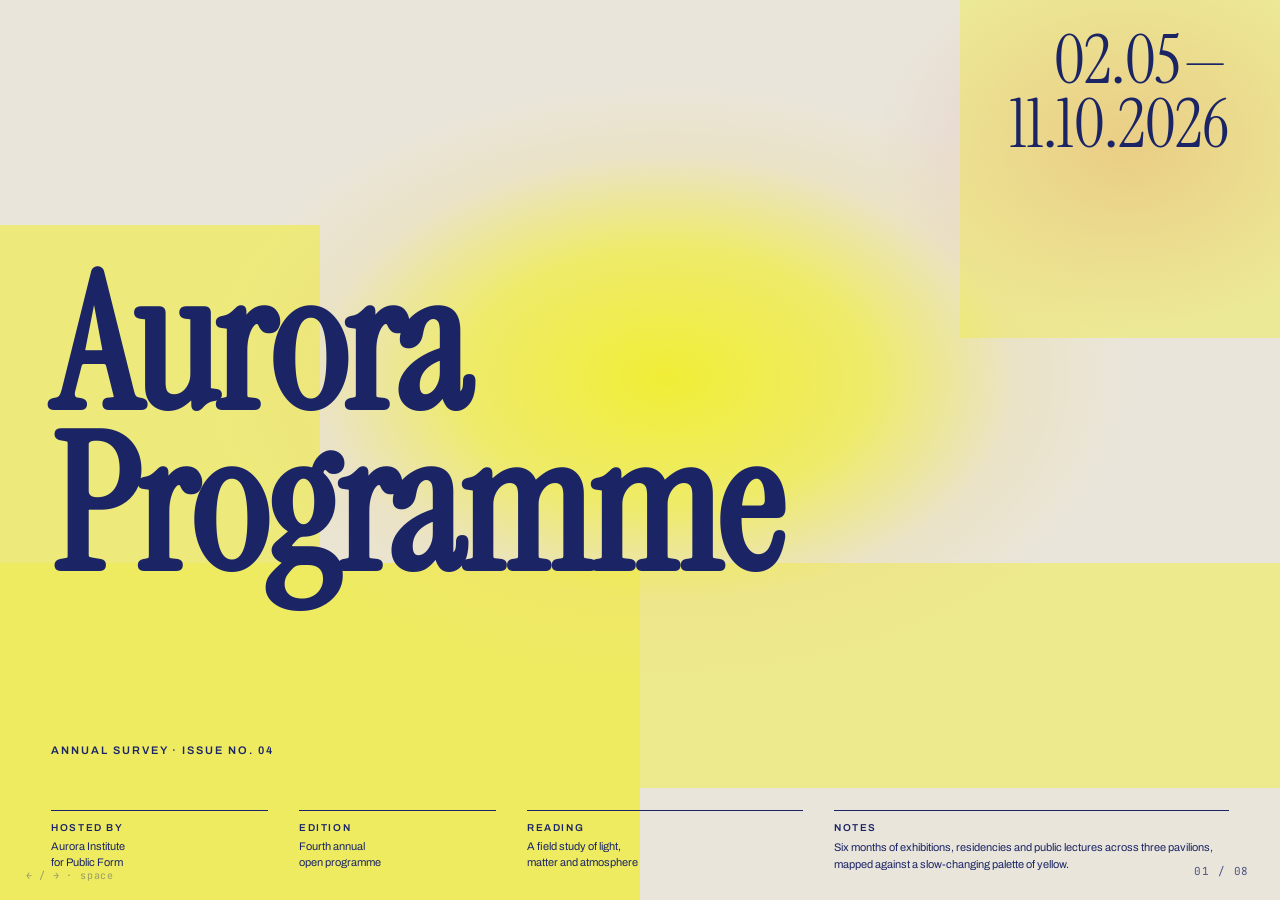
<file: skills/beautiful-html-templates/templates/biennale-yellow/template.html>
<!doctype html>
<html lang="en">
<head>
<meta charset="utf-8" />
<title>Biennale Yellow — Slide Template</title>
<meta name="viewport" content="width=device-width, initial-scale=1" />
<link rel="preconnect" href="https://fonts.googleapis.com" />
<link rel="preconnect" href="https://fonts.gstatic.com" crossorigin />
<link href="https://fonts.googleapis.com/css2?family=Instrument+Serif:ital@0;1&family=Archivo:wght@400;500;600;700&family=JetBrains+Mono:wght@400;500&display=swap" rel="stylesheet" />
<style>
  :root {
    --paper:      #E9E5DB;   /* warm parchment ground */
    --paper-deep: #DCD6C4;   /* slightly darker for shadows */
    --sun:        #F1EE2E;   /* signature solar yellow */
    --sun-soft:   #F8F39B;
    --ink:        #1B2566;   /* deep indigo navy */
    --ember:      #E26B4A;   /* warm peach accent */
    --haze:       #F0DA7C;
    --line:       #1B2566;
  }

  * { box-sizing: border-box; }
  html, body { margin: 0; padding: 0; height: 100%; background: #0a0a0a; }
  body {
    font-family: 'Archivo', 'Helvetica Neue', sans-serif;
    color: var(--ink);
    overflow: hidden;
  }

  /* deck wrapper — fills the viewport, centers a stage */
  .deck { position: fixed; inset: 0; display: grid; place-items: center; }
  .stage {
    position: relative;
    width: 100vw; height: 100vh;
    overflow: hidden;
    background: var(--paper);
  }

  /* one slide at a time, soft cross-fade */
  .slide {
    position: absolute; inset: 0;
    opacity: 0; pointer-events: none;
    transition: opacity 280ms ease;
  }
  .slide.active { opacity: 1; pointer-events: auto; }

  /* Type system — kept on a small set of utility classes */
  .display      { font-family: 'Instrument Serif', Georgia, serif; font-weight: 400; line-height: 0.9; letter-spacing: -0.012em; }
  .display-it   { font-family: 'Instrument Serif', Georgia, serif; font-weight: 400; line-height: 1.04; letter-spacing: -0.005em; }
  .micro-label  { font-family: 'Archivo', sans-serif; font-weight: 600; text-transform: uppercase; letter-spacing: 0.18em; }
  .body-text    { font-family: 'Archivo', sans-serif; font-weight: 400; line-height: 1.5; }
  .mono-tab     { font-family: 'JetBrains Mono', ui-monospace, monospace; font-weight: 400; }

  /* Page number — single, bottom-right, on every slide */
  .pagenum {
    position: absolute;
    right: clamp(24px, 2.4vw, 48px);
    bottom: clamp(22px, 2.4vh, 42px);
    font-family: 'JetBrains Mono', ui-monospace, monospace;
    font-size: clamp(11px, 0.85vw, 13px);
    color: var(--ink);
    letter-spacing: 0.08em;
    z-index: 8;
    opacity: 0.75;
  }

  /* Persistent navigation hint — bottom-left, single appearance */
  .nav-hint {
    position: fixed;
    left: clamp(20px, 2vw, 36px);
    bottom: clamp(16px, 2vh, 28px);
    font-family: 'JetBrains Mono', ui-monospace, monospace;
    font-size: clamp(10px, 0.75vw, 12px);
    color: var(--ink);
    letter-spacing: 0.08em;
    opacity: 0.4;
    z-index: 10;
    pointer-events: none;
  }

  /* ──────────────────────────────────────────────────────────────────
     SLIDE 1 — COVER (poster echo)
     ────────────────────────────────────────────────────────────────── */
  .s-cover { background: var(--paper); }
  /* abstract block grid behind, gives the layered yellow feeling */
  .s-cover .blocks {
    position: absolute; inset: 0;
    pointer-events: none;
    display: grid;
    grid-template-columns: 1fr 1fr 1fr 1fr;
    grid-template-rows: repeat(8, 1fr);
  }
  .s-cover .blocks div { background: transparent; }
  .s-cover .blocks .b1 { background: rgba(241,238,46,0.55); grid-column: 1; grid-row: 3 / 6; }
  .s-cover .blocks .b2 { background: rgba(241,238,46,0.4);  grid-column: 4; grid-row: 1 / 4; }
  .s-cover .blocks .b3 { background: rgba(241,238,46,0.7);  grid-column: 1 / 3; grid-row: 6 / 9; }
  .s-cover .blocks .b4 { background: rgba(241,238,46,0.45); grid-column: 3 / 5; grid-row: 6 / 8; }

  /* central sun-bloom + corner peach edge */
  .s-cover .sunglow {
    position: absolute; inset: 0; pointer-events: none;
    background:
      radial-gradient(ellipse 42% 38% at 52% 42%, rgba(241,238,46,0.95) 0%, rgba(241,238,46,0.65) 38%, rgba(240,218,124,0.22) 65%, rgba(233,229,219,0) 88%),
      radial-gradient(ellipse 28% 30% at 88% 16%, rgba(226,107,74,0.22) 0%, rgba(226,107,74,0) 70%);
  }

  .s-cover .date-rail {
    position: absolute;
    top: clamp(28px, 3.2vh, 56px);
    right: clamp(40px, 4vw, 76px);
    font-family: 'Instrument Serif', Georgia, serif;
    font-size: clamp(48px, min(5.2vw, 9vh), 96px);
    color: var(--ink);
    line-height: 0.96;
    text-align: right;
    letter-spacing: -0.005em;
    z-index: 5;
  }

  .s-cover .titlewrap {
    position: absolute;
    left: clamp(40px, 4vw, 76px);
    bottom: clamp(132px, 16vh, 220px);
    z-index: 5;
    max-width: 88%;
  }
  .s-cover .title {
    font-family: 'Instrument Serif', Georgia, serif;
    font-size: clamp(120px, min(14.6vw, 22vh), 240px);
    line-height: 0.86;
    color: var(--ink);
    letter-spacing: -0.018em;
  }
  .s-cover .title em { }
  .s-cover .subline {
    margin-top: clamp(8px, 1vh, 18px);
    font-family: 'Archivo', sans-serif;
    font-weight: 600;
    text-transform: uppercase;
    letter-spacing: 0.18em;
    font-size: clamp(11px, 0.85vw, 13px);
    color: var(--ink);
  }

  .s-cover .footer-row {
    position: absolute;
    left: clamp(40px, 4vw, 76px);
    right: clamp(40px, 4vw, 76px);
    bottom: clamp(28px, 3vh, 52px);
    display: grid;
    grid-template-columns: 1.1fr 1fr 1.4fr 2fr;
    gap: clamp(20px, 2.4vw, 44px);
    z-index: 5;
  }
  .s-cover .footer-row > div {
    border-top: 1px solid var(--ink);
    padding-top: clamp(10px, 1.2vh, 16px);
  }
  .s-cover .footer-row .ftag {
    text-transform: uppercase; letter-spacing: 0.16em; font-weight: 600;
    font-size: clamp(10px, 0.72vw, 12px);
    margin-bottom: 6px;
  }
  .s-cover .footer-row .ftxt {
    font-family: 'Archivo', sans-serif;
    font-size: clamp(11px, 0.78vw, 13px);
    line-height: 1.45;
  }
  .s-cover .footer-row .fdesc {
    font-family: 'Archivo', sans-serif;
    font-size: clamp(11px, 0.74vw, 12px);
    line-height: 1.5;
    color: var(--ink);
  }

  /* ──────────────────────────────────────────────────────────────────
     SLIDE 2 — MANIFESTO (single italic statement, atmospheric)
     ────────────────────────────────────────────────────────────────── */
  .s-manifesto { background: var(--paper); display: flex; align-items: center; justify-content: center; }
  .s-manifesto .haze {
    position: absolute; inset: 0; pointer-events: none;
    background:
      radial-gradient(ellipse 70% 60% at 50% 50%, rgba(241,238,46,0.7) 0%, rgba(248,243,155,0.42) 32%, rgba(240,218,124,0.18) 56%, rgba(233,229,219,0) 80%),
      radial-gradient(circle 600px at 12% 88%, rgba(226,107,74,0.15) 0%, rgba(226,107,74,0) 70%);
  }
  .s-manifesto .quote {
    position: relative; z-index: 4;
    max-width: min(86%, 1480px);
    padding: 0 clamp(40px, 6vw, 120px);
    font-family: 'Instrument Serif', Georgia, serif;
    
    font-weight: 400;
    font-size: clamp(56px, min(7vw, 11vh), 120px);
    line-height: 1.04;
    color: var(--ink);
    letter-spacing: -0.005em;
    text-align: left;
  }
  .s-manifesto .attr {
    position: absolute;
    left: clamp(40px, 4vw, 76px);
    bottom: clamp(56px, 6vh, 96px);
    font-family: 'Archivo', sans-serif;
    font-weight: 600;
    text-transform: uppercase;
    letter-spacing: 0.2em;
    font-size: clamp(11px, 0.85vw, 13px);
    color: var(--ink);
    z-index: 4;
  }

  /* ──────────────────────────────────────────────────────────────────
     SLIDE 3 — PROGRAMME (split editorial spread)
     ────────────────────────────────────────────────────────────────── */
  .s-programme { background: var(--paper); display: grid; grid-template-columns: 1fr 1fr; }
  .s-programme .left {
    background: var(--sun);
    position: relative;
    padding: clamp(40px, 4.2vw, 80px);
    display: flex; flex-direction: column; justify-content: space-between;
  }
  .s-programme .left .kicker {
    font-family: 'Archivo', sans-serif;
    font-weight: 600; text-transform: uppercase; letter-spacing: 0.2em;
    font-size: clamp(11px, 0.85vw, 14px);
    color: var(--ink);
  }
  .s-programme .left .word {
    font-family: 'Instrument Serif', Georgia, serif;
    font-size: clamp(110px, min(11vw, 18vh), 200px);
    line-height: 0.86;
    color: var(--ink);
    letter-spacing: -0.018em;
  }
  .s-programme .left .meta {
    font-family: 'Archivo', sans-serif;
    font-size: clamp(13px, 0.95vw, 16px);
    line-height: 1.5;
    max-width: 88%;
    color: var(--ink);
  }
  .s-programme .right {
    background: var(--paper);
    position: relative;
    padding: clamp(40px, 4.2vw, 80px) clamp(40px, 4.2vw, 80px) clamp(56px, 5vh, 88px);
    display: flex; flex-direction: column; gap: clamp(18px, 2.2vh, 32px);
  }
  .s-programme .right .head {
    font-family: 'Archivo', sans-serif;
    font-weight: 600; text-transform: uppercase; letter-spacing: 0.18em;
    font-size: clamp(11px, 0.85vw, 14px);
    border-bottom: 1px solid var(--ink);
    padding-bottom: 14px;
  }
  .s-programme .strands {
    display: flex; flex-direction: column;
    gap: clamp(14px, 1.8vh, 22px);
  }
  .s-programme .strand {
    display: grid;
    grid-template-columns: 56px 1fr;
    gap: clamp(14px, 1.4vw, 24px);
    border-bottom: 1px solid rgba(27,37,102,0.18);
    padding-bottom: clamp(12px, 1.6vh, 22px);
  }
  .s-programme .strand .num {
    font-family: 'Instrument Serif', Georgia, serif;
    font-size: clamp(28px, 2vw, 38px);
    color: var(--ink);
    line-height: 1;
  }
  .s-programme .strand h3 {
    margin: 0 0 4px 0;
    font-family: 'Instrument Serif', Georgia, serif;
    font-weight: 400;
    font-size: clamp(22px, 1.7vw, 32px);
    line-height: 1.1;
    color: var(--ink);
  }
  .s-programme .strand p {
    margin: 0;
    font-family: 'Archivo', sans-serif;
    font-size: clamp(14px, 0.95vw, 15px);
    line-height: 1.5;
    color: var(--ink);
    max-width: 92%;
  }

  /* ──────────────────────────────────────────────────────────────────
     SLIDE 4 — CHAPTER DIVIDER (huge serif numeral)
     ────────────────────────────────────────────────────────────────── */
  .s-chapter { background: var(--paper); }
  .s-chapter .glow {
    position: absolute; inset: 0; pointer-events: none;
    background:
      radial-gradient(circle 720px at -10% -10%, rgba(241,238,46,0.7) 0%, rgba(241,238,46,0) 65%),
      radial-gradient(circle 540px at 110% 110%, rgba(226,107,74,0.18) 0%, rgba(226,107,74,0) 70%);
  }
  .s-chapter .vrail {
    position: absolute;
    left: clamp(40px, 4vw, 76px);
    top: 50%;
    transform: translateY(-50%) rotate(-90deg);
    transform-origin: 0 50%;
    font-family: 'Archivo', sans-serif;
    font-weight: 600;
    text-transform: uppercase;
    letter-spacing: 0.32em;
    font-size: clamp(11px, 0.85vw, 13px);
    color: var(--ink);
    white-space: nowrap;
    z-index: 4;
  }
  .s-chapter .stack {
    position: absolute;
    left: clamp(120px, 12vw, 220px);
    top: clamp(40px, 5vh, 96px);
    bottom: clamp(80px, 9vh, 130px);
    right: clamp(40px, 4vw, 76px);
    display: flex; flex-direction: column; justify-content: center;
    z-index: 4;
  }
  .s-chapter .nm {
    font-family: 'Instrument Serif', Georgia, serif;
    font-size: clamp(220px, min(28vw, 64vh), 720px);
    line-height: 0.84;
    color: var(--ink);
    letter-spacing: -0.04em;
  }
  .s-chapter .ttl {
    margin-top: clamp(12px, 1.6vh, 28px);
    font-family: 'Instrument Serif', Georgia, serif;
    
    font-size: clamp(40px, min(4.4vw, 7vh), 90px);
    line-height: 1.05;
    color: var(--ink);
    max-width: 78%;
  }
  .s-chapter .lede {
    margin-top: clamp(18px, 2.2vh, 36px);
    font-family: 'Archivo', sans-serif;
    font-size: clamp(15px, 1.05vw, 18px);
    line-height: 1.55;
    color: var(--ink);
    max-width: 56ch;
  }

  /* ──────────────────────────────────────────────────────────────────
     SLIDE 5 — DATA: ATTENDANCE BARS
     ────────────────────────────────────────────────────────────────── */
  .s-data { background: var(--paper); }
  .s-data .glow {
    position: absolute; inset: 0; pointer-events: none;
    background: radial-gradient(ellipse 50% 40% at 92% 8%, rgba(241,238,46,0.55) 0%, rgba(241,238,46,0) 70%);
  }
  .s-data .frame {
    position: absolute; inset: clamp(40px, 4vw, 76px) clamp(40px, 4vw, 76px) clamp(70px, 7vh, 120px);
    display: grid;
    grid-template-columns: 1fr 1.4fr;
    grid-template-rows: auto 1fr;
    gap: clamp(20px, 2.5vw, 48px);
    z-index: 4;
  }
  .s-data .head { grid-column: 1 / 3; display: flex; align-items: end; justify-content: space-between; gap: 32px; border-bottom: 1px solid var(--ink); padding-bottom: clamp(14px, 1.6vh, 24px); }
  .s-data .head .lab { font-family: 'Archivo', sans-serif; font-weight: 600; text-transform: uppercase; letter-spacing: 0.2em; font-size: clamp(11px, 0.85vw, 13px); color: var(--ink); }
  .s-data .head .h { font-family: 'Instrument Serif', Georgia, serif; font-size: clamp(32px, min(3.6vw, 6vh), 56px); line-height: 1; color: var(--ink); }

  .s-data .col-a { display: flex; flex-direction: column; justify-content: center; gap: clamp(18px, 2vh, 32px); }
  .s-data .stat { display: flex; flex-direction: column; gap: 4px; }
  .s-data .stat .v { font-family: 'Instrument Serif', Georgia, serif; font-size: clamp(72px, min(7vw, 12vh), 144px); line-height: 0.92; color: var(--ink); letter-spacing: -0.01em; }
  .s-data .stat .v sup { font-size: 0.42em; vertical-align: super; opacity: 0.7; }
  .s-data .stat .lab2 { font-family: 'Archivo', sans-serif; font-weight: 500; text-transform: uppercase; letter-spacing: 0.18em; font-size: clamp(11px, 0.8vw, 13px); color: var(--ink); }
  .s-data .stat .desc { font-family: 'Archivo', sans-serif; font-size: clamp(14px, 0.95vw, 15px); line-height: 1.45; color: var(--ink); max-width: 32ch; margin-top: 4px; }

  .s-data .chart { display: flex; flex-direction: column; gap: clamp(8px, 1vh, 14px); justify-content: center; }
  .s-data .row { display: grid; grid-template-columns: 64px 1fr 80px; align-items: center; gap: clamp(12px, 1vw, 22px); }
  .s-data .row .yr { font-family: 'JetBrains Mono', ui-monospace, monospace; font-size: clamp(12px, 0.85vw, 14px); color: var(--ink); letter-spacing: 0.04em; }
  .s-data .row .val { font-family: 'JetBrains Mono', ui-monospace, monospace; font-size: clamp(12px, 0.85vw, 14px); color: var(--ink); text-align: right; letter-spacing: 0.02em; }
  .s-data .bar { height: clamp(14px, 1.6vh, 22px); background: var(--ink); position: relative; }
  .s-data .bar.lit { background: var(--sun); border: 1px solid var(--ink); }

  /* ──────────────────────────────────────────────────────────────────
     SLIDE 6 — QUOTE SPREAD
     ────────────────────────────────────────────────────────────────── */
  .s-quote { background: var(--paper); }
  .s-quote .yblock {
    position: absolute;
    right: 0; top: 0; bottom: 0;
    width: 32%;
    background: var(--sun);
  }
  .s-quote .glow {
    position: absolute; inset: 0; pointer-events: none;
    background: radial-gradient(circle 600px at 8% 92%, rgba(241,238,46,0.4) 0%, rgba(241,238,46,0) 70%);
  }
  .s-quote .qwrap {
    position: absolute;
    left: clamp(40px, 4vw, 76px);
    right: 36%;
    top: 50%;
    transform: translateY(-50%);
    z-index: 4;
  }
  .s-quote .qkicker {
    font-family: 'Archivo', sans-serif; font-weight: 600;
    text-transform: uppercase; letter-spacing: 0.22em;
    font-size: clamp(11px, 0.82vw, 13px);
    color: var(--ink);
    margin-bottom: clamp(14px, 1.8vh, 26px);
  }
  .s-quote .qbody {
    font-family: 'Instrument Serif', Georgia, serif;
    
    font-size: clamp(40px, min(4.6vw, 7vh), 88px);
    line-height: 1.06;
    color: var(--ink);
    letter-spacing: -0.005em;
  }
  .s-quote .qattr {
    margin-top: clamp(20px, 2.4vh, 36px);
    display: grid;
    grid-template-columns: auto 1fr;
    gap: clamp(14px, 1.4vw, 24px);
    align-items: end;
    border-top: 1px solid var(--ink);
    padding-top: clamp(10px, 1.4vh, 18px);
  }
  .s-quote .qattr .who { font-family: 'Archivo', sans-serif; font-weight: 600; text-transform: uppercase; letter-spacing: 0.16em; font-size: clamp(11px, 0.85vw, 13px); color: var(--ink); }
  .s-quote .qattr .role { font-family: 'Archivo', sans-serif; font-size: clamp(11px, 0.78vw, 13px); color: var(--ink); opacity: 0.75; }
  .s-quote .y-mark {
    position: absolute;
    right: clamp(40px, 4vw, 76px);
    bottom: clamp(70px, 8vh, 130px);
    font-family: 'Instrument Serif', Georgia, serif;
    font-size: clamp(120px, min(15vw, 22vh), 280px);
    line-height: 0.9;
    color: var(--ink);
    letter-spacing: -0.04em;
    z-index: 4;
  }

  /* ──────────────────────────────────────────────────────────────────
     SLIDE 7 — CALENDAR (dense tabular)
     ────────────────────────────────────────────────────────────────── */
  .s-cal { background: var(--paper); }
  .s-cal .glow {
    position: absolute; inset: 0; pointer-events: none;
    background: radial-gradient(circle 700px at 105% 0%, rgba(241,238,46,0.45) 0%, rgba(241,238,46,0) 65%);
  }
  .s-cal .frame {
    position: absolute;
    inset: clamp(40px, 4vw, 76px) clamp(40px, 4vw, 76px) clamp(70px, 7vh, 120px);
    display: flex; flex-direction: column;
    z-index: 4;
  }
  .s-cal .frame .topbar {
    display: flex; align-items: end; justify-content: space-between;
    border-bottom: 1px solid var(--ink);
    padding-bottom: clamp(12px, 1.4vh, 22px);
    margin-bottom: clamp(16px, 1.8vh, 26px);
  }
  .s-cal .frame .topbar .h {
    font-family: 'Instrument Serif', Georgia, serif;
    font-size: clamp(40px, min(4.4vw, 7vh), 80px);
    line-height: 1;
    color: var(--ink);
  }
  .s-cal .frame .topbar .lab { font-family: 'Archivo', sans-serif; font-weight: 600; text-transform: uppercase; letter-spacing: 0.2em; font-size: clamp(11px, 0.82vw, 13px); color: var(--ink); }
  .s-cal .ledger { flex: 1; display: flex; flex-direction: column; gap: 0; }
  .s-cal .row {
    display: grid;
    grid-template-columns: 92px 1.6fr 0.9fr 80px;
    gap: clamp(14px, 1.4vw, 28px);
    align-items: center;
    padding: clamp(10px, 1.3vh, 18px) 0;
    border-bottom: 1px solid rgba(27,37,102,0.2);
  }
  .s-cal .row .date { font-family: 'JetBrains Mono', ui-monospace, monospace; font-size: clamp(13px, 0.95vw, 16px); color: var(--ink); letter-spacing: 0.02em; }
  .s-cal .row .ttl  { font-family: 'Instrument Serif', Georgia, serif; font-size: clamp(20px, 1.6vw, 30px); line-height: 1.15; color: var(--ink); }
  .s-cal .row .ttl em { }
  .s-cal .row .ven  { font-family: 'Archivo', sans-serif; font-size: clamp(14px, 0.92vw, 15px); color: var(--ink); }
  .s-cal .row .dur  { font-family: 'JetBrains Mono', ui-monospace, monospace; font-size: clamp(12px, 0.84vw, 14px); color: var(--ink); text-align: right; letter-spacing: 0.04em; opacity: 0.78; }
  .s-cal .row.headrow { border-bottom: 1px solid var(--ink); padding-bottom: 8px; }
  .s-cal .row.headrow > div { font-family: 'Archivo', sans-serif; font-weight: 600; text-transform: uppercase; letter-spacing: 0.18em; font-size: clamp(10px, 0.7vw, 12px); color: var(--ink); }

  /* ──────────────────────────────────────────────────────────────────
     SLIDE 8 — COLOPHON (mirror of cover, inverted)
     ────────────────────────────────────────────────────────────────── */
  .s-colophon { background: var(--paper); }
  .s-colophon .glow {
    position: absolute; inset: 0; pointer-events: none;
    background:
      radial-gradient(ellipse 55% 50% at 50% 110%, rgba(241,238,46,0.85) 0%, rgba(241,238,46,0.5) 35%, rgba(240,218,124,0.18) 60%, rgba(233,229,219,0) 84%),
      radial-gradient(ellipse 30% 30% at 12% 18%, rgba(226,107,74,0.18) 0%, rgba(226,107,74,0) 70%);
  }
  .s-colophon .blocks {
    position: absolute; inset: 0;
    pointer-events: none;
    display: grid; grid-template-columns: 1fr 1fr 1fr 1fr; grid-template-rows: repeat(8, 1fr);
  }
  .s-colophon .blocks .b1 { background: rgba(241,238,46,0.55); grid-column: 1 / 3; grid-row: 1 / 3; }
  .s-colophon .blocks .b2 { background: rgba(241,238,46,0.4);  grid-column: 4; grid-row: 5 / 8; }
  .s-colophon .titlewrap {
    position: absolute;
    left: clamp(40px, 4vw, 76px);
    top: clamp(36px, 4vh, 72px);
    z-index: 5;
    max-width: 92%;
  }
  .s-colophon .ktag {
    font-family: 'Archivo', sans-serif; font-weight: 600; text-transform: uppercase;
    letter-spacing: 0.22em; font-size: clamp(11px, 0.82vw, 13px); color: var(--ink); margin-bottom: clamp(12px, 1.4vh, 22px);
  }
  .s-colophon .ttl {
    font-family: 'Instrument Serif', Georgia, serif;
    font-size: clamp(80px, min(10vw, 16vh), 200px);
    line-height: 0.86;
    color: var(--ink);
    letter-spacing: -0.018em;
  }
  .s-colophon .ttl em { }

  .s-colophon .colofo {
    position: absolute;
    left: clamp(40px, 4vw, 76px);
    bottom: clamp(70px, 8vh, 120px);
    right: clamp(40px, 4vw, 76px);
    display: grid;
    grid-template-columns: 1.2fr 1.1fr 1fr 1.4fr;
    gap: clamp(20px, 2.4vw, 44px);
    z-index: 5;
  }
  .s-colophon .colofo > div {
    border-top: 1px solid var(--ink);
    padding-top: clamp(10px, 1.2vh, 16px);
  }
  .s-colophon .colofo .ftag { text-transform: uppercase; letter-spacing: 0.16em; font-weight: 600; font-size: clamp(10px, 0.72vw, 12px); margin-bottom: 6px; color: var(--ink); }
  .s-colophon .colofo .ftxt { font-family: 'Archivo', sans-serif; font-size: clamp(11px, 0.78vw, 13px); line-height: 1.5; color: var(--ink); }
</style>
</head>
<body>

<div class="deck">
  <div class="stage">

    <!-- 1. COVER ──────────────────────────────────────────────────── -->
    <section class="slide s-cover active">
      <div class="blocks" aria-hidden="true">
        <div class="b1"></div><div class="b2"></div><div class="b3"></div><div class="b4"></div>
      </div>
      <div class="sunglow" aria-hidden="true"></div>

      <div class="date-rail">02.05—<br/>11.10.2026</div>

      <div class="titlewrap">
        <h1 class="title">Aurora<br/>Programme</h1>
        <div class="caption subline">Annual Survey · Issue No. 04</div>
      </div>

      <div class="footer-row">
        <div>
          <div class="caption ftag">Hosted by</div>
          <div class="caption ftxt">Aurora Institute<br/>for Public Form</div>
        </div>
        <div>
          <div class="caption ftag">Edition</div>
          <div class="caption ftxt">Fourth annual<br/>open programme</div>
        </div>
        <div>
          <div class="caption ftag">Reading</div>
          <div class="caption ftxt">A field study of light,<br/>matter and atmosphere</div>
        </div>
        <div>
          <div class="caption ftag">Notes</div>
          <div class="caption fdesc">Six months of exhibitions, residencies and public lectures across three pavilions, mapped against a slow-changing palette of yellow.</div>
        </div>
      </div>

      <div class="pagenum">01 / 08</div>
    </section>

    <!-- 2. MANIFESTO ──────────────────────────────────────────────── -->
    <section class="slide s-manifesto">
      <div class="haze" aria-hidden="true"></div>
      <p class="quote">A room is a slow argument with the sun. We have spent four years listening for what it answers.</p>
      <div class="attr">From the Aurora Charter, 2023</div>
      <div class="pagenum">02 / 08</div>
    </section>

    <!-- 3. PROGRAMME ──────────────────────────────────────────────── -->
    <section class="slide s-programme">
      <div class="left">
        <div class="kicker">Strands · 2026</div>
        <div>
          <div class="word">Programme</div>
        </div>
        <div class="meta">Six interlocking strands run across the year. Each is independently curated, but every strand answers to the same question: what does light know that we don't?</div>
      </div>
      <div class="right">
        <div class="head caption">Strand · Title · Anchor</div>
        <div class="strands">
          <div class="strand">
            <div class="num">01</div>
            <div>
              <h3>Slow Atmospheres</h3>
              <p>A reading room of long-form essays, drawings and weather notebooks, organised around the changing yellow of late afternoon.</p>
            </div>
          </div>
          <div class="strand">
            <div class="num">02</div>
            <div>
              <h3>Public Form</h3>
              <p>Three commissions in three pavilions, each examining how a public square wears its own light over the course of a season.</p>
            </div>
          </div>
          <div class="strand">
            <div class="num">03</div>
            <div>
              <h3>Field Notes</h3>
              <p>A residency programme drawing artists, architects and meteorologists together for a hundred days of recording, drawing and arguing.</p>
            </div>
          </div>
          <div class="strand">
            <div class="num">04</div>
            <div>
              <h3>Quiet Editions</h3>
              <p>A typographic publishing strand committed to printing only what asks to be read in daylight, on warm paper, slowly.</p>
            </div>
          </div>
          <div class="strand">
            <div class="num">05</div>
            <div>
              <h3>Open Conversations</h3>
              <p>Twelve evenings of public talks, paired with a meal and a question: what is the weather like in your work?</p>
            </div>
          </div>
        </div>
      </div>
      <div class="pagenum">03 / 08</div>
    </section>

    <!-- 4. CHAPTER DIVIDER ────────────────────────────────────────── -->
    <section class="slide s-chapter">
      <div class="glow" aria-hidden="true"></div>
      <div class="caption vrail">First Chapter — Slow Atmospheres</div>
      <div class="stack">
        <div class="nm">01</div>
        <div class="ttl">A reading of the season's quietest hours</div>
        <p class="lede">In its first chapter the Aurora Programme convenes around the slowest light of the year: the long minutes after the sun has gone but before the room has admitted it. We open the year in March, in three rooms, in three cities, with three lamps left burning past closing.</p>
      </div>
      <div class="pagenum">04 / 08</div>
    </section>

    <!-- 5. DATA ──────────────────────────────────────────────────── -->
    <section class="slide s-data">
      <div class="glow" aria-hidden="true"></div>
      <div class="frame">
        <div class="head">
          <div class="h">Public attendance</div>
          <div class="caption lab">Open programme · 2022—2026</div>
        </div>
        <div class="col-a">
          <div class="stat">
            <div class="v">182<sup>k</sup></div>
            <div class="caption lab2">Visitors · Year four</div>
            <div class="desc">A 2.4× rise on the inaugural year, drawn from a programme that grew slower than the audience.</div>
          </div>
          <div class="stat">
            <div class="v">7<sup>4%</sup></div>
            <div class="caption lab2">Returning audience</div>
            <div class="desc">Three quarters of last year's visitors came back; nearly half came back twice.</div>
          </div>
        </div>
        <div class="chart">
          <div class="row"><div class="caption yr">2022</div><div class="bar" style="width: 32%"></div><div class="caption val">76,400</div></div>
          <div class="row"><div class="caption yr">2023</div><div class="bar" style="width: 48%"></div><div class="caption val">112,800</div></div>
          <div class="row"><div class="caption yr">2024</div><div class="bar" style="width: 62%"></div><div class="caption val">141,200</div></div>
          <div class="row"><div class="caption yr">2025</div><div class="bar" style="width: 72%"></div><div class="caption val">164,900</div></div>
          <div class="row"><div class="caption yr">2026</div><div class="bar lit" style="width: 86%"></div><div class="caption val">182,300</div></div>
        </div>
      </div>
      <div class="pagenum">05 / 08</div>
    </section>

    <!-- 6. QUOTE ──────────────────────────────────────────────────── -->
    <section class="slide s-quote">
      <div class="yblock" aria-hidden="true"></div>
      <div class="glow" aria-hidden="true"></div>
      <div class="qwrap">
        <div class="caption qkicker">A note from the curator</div>
        <p class="qbody">The yellow we use is not the yellow we mean. It is the yellow that arrives ten minutes after we leave the building.</p>
        <div class="qattr">
          <div class="caption who">Idun Reijners</div>
          <div class="caption role">Curator-at-large, Aurora Institute · letter to the editorial board, January 2026</div>
        </div>
      </div>
      <div class="y-mark" aria-hidden="true">¨</div>
      <div class="pagenum">06 / 08</div>
    </section>

    <!-- 7. CALENDAR ──────────────────────────────────────────────── -->
    <section class="slide s-cal">
      <div class="glow" aria-hidden="true"></div>
      <div class="frame">
        <div class="topbar">
          <div class="h">Public calendar</div>
          <div class="caption lab">Selected dates · May—October</div>
        </div>
        <div class="ledger">
          <div class="row headrow"><div class="caption">Date</div><div class="caption">Title</div><div class="caption">Venue</div><div class="caption">Length</div></div>
          <div class="row">
            <div class="caption date">02.05</div>
            <div class="ttl">The Long Yellow, opening lecture</div>
            <div class="ven">Pavilion of Quiet Form, Rotterdam</div>
            <div class="caption dur">90 min</div>
          </div>
          <div class="row">
            <div class="caption date">17.05</div>
            <div class="ttl">A walk through the season's first room</div>
            <div class="ven">Reading Garden, Pavilion North</div>
            <div class="caption dur">2 hr</div>
          </div>
          <div class="row">
            <div class="caption date">06.06</div>
            <div class="ttl">Public Form 01 — opening</div>
            <div class="ven">Square of the Slow Sun, Antwerp</div>
            <div class="caption dur">All day</div>
          </div>
          <div class="row">
            <div class="caption date">28.06</div>
            <div class="ttl">Field Notes residency, week one supper</div>
            <div class="ven">House of the Half Window</div>
            <div class="caption dur">3 hr</div>
          </div>
          <div class="row">
            <div class="caption date">19.07</div>
            <div class="ttl">A Letter to the Sun, evening reading</div>
            <div class="ven">Aurora Library, room 3</div>
            <div class="caption dur">75 min</div>
          </div>
          <div class="row">
            <div class="caption date">14.08</div>
            <div class="ttl">Quiet Editions — print fair &amp; book launch</div>
            <div class="ven">Type Garden, Pavilion South</div>
            <div class="caption dur">2 days</div>
          </div>
          <div class="row">
            <div class="caption date">22.09</div>
            <div class="ttl">Open Conversations · meteorology &amp; drawing</div>
            <div class="ven">Reading Room, ground floor</div>
            <div class="caption dur">2 hr</div>
          </div>
          <div class="row">
            <div class="caption date">11.10</div>
            <div class="ttl">The Last Window, closing performance</div>
            <div class="ven">Pavilion of Quiet Form, Rotterdam</div>
            <div class="caption dur">60 min</div>
          </div>
        </div>
      </div>
      <div class="pagenum">07 / 08</div>
    </section>

    <!-- 8. COLOPHON ──────────────────────────────────────────────── -->
    <section class="slide s-colophon">
      <div class="blocks" aria-hidden="true">
        <div class="b1"></div><div class="b2"></div>
      </div>
      <div class="glow" aria-hidden="true"></div>

      <div class="titlewrap">
        <div class="caption ktag">Colophon · Programme 04</div>
        <h2 class="ttl">With thanks<br/>to the slow<br/>readers.</h2>
      </div>

      <div class="colofo">
        <div>
          <div class="caption ftag">Curated by</div>
          <div class="caption ftxt">Idun Reijners<br/>with the editorial board</div>
        </div>
        <div>
          <div class="caption ftag">Designed</div>
          <div class="caption ftxt">In daylight, on warm paper,<br/>over fourteen weeks</div>
        </div>
        <div>
          <div class="caption ftag">Hosts</div>
          <div class="caption ftxt">Aurora Institute<br/>Pavilion of Quiet Form<br/>Reading Garden</div>
        </div>
        <div>
          <div class="caption ftag">Until next year</div>
          <div class="caption ftxt">The fifth programme opens in May 2027. Look for the yellow on the door.</div>
        </div>
      </div>

      <div class="pagenum">08 / 08</div>
    </section>

  </div>
</div>

<div class="caption nav-hint">← / → · space</div>

<script>
  // Plain vanilla navigation: arrows, space, home/end, swipe.
  // Show only the active slide via class toggle.
  const slides = Array.from(document.querySelectorAll('.slide'));
  let current = 0;
  function show(i) {
    if (i < 0) i = 0;
    if (i > slides.length - 1) i = slides.length - 1;
    slides[current].classList.remove('active');
    slides[i].classList.add('active');
    current = i;
  }
  document.addEventListener('keydown', (e) => {
    if (e.key === 'ArrowRight' || e.key === 'PageDown' || e.key === ' ') { e.preventDefault(); show(current + 1); }
    else if (e.key === 'ArrowLeft' || e.key === 'PageUp') { e.preventDefault(); show(current - 1); }
    else if (e.key === 'Home') { e.preventDefault(); show(0); }
    else if (e.key === 'End') { e.preventDefault(); show(slides.length - 1); }
  });
  // Touch swipe — basic horizontal recogniser
  let tx = null;
  document.addEventListener('touchstart', (e) => { tx = e.touches[0].clientX; }, { passive: true });
  document.addEventListener('touchend', (e) => {
    if (tx == null) return;
    const dx = e.changedTouches[0].clientX - tx;
    if (Math.abs(dx) > 40) show(current + (dx < 0 ? 1 : -1));
    tx = null;
  });
</script>

</body>
</html>
</file>
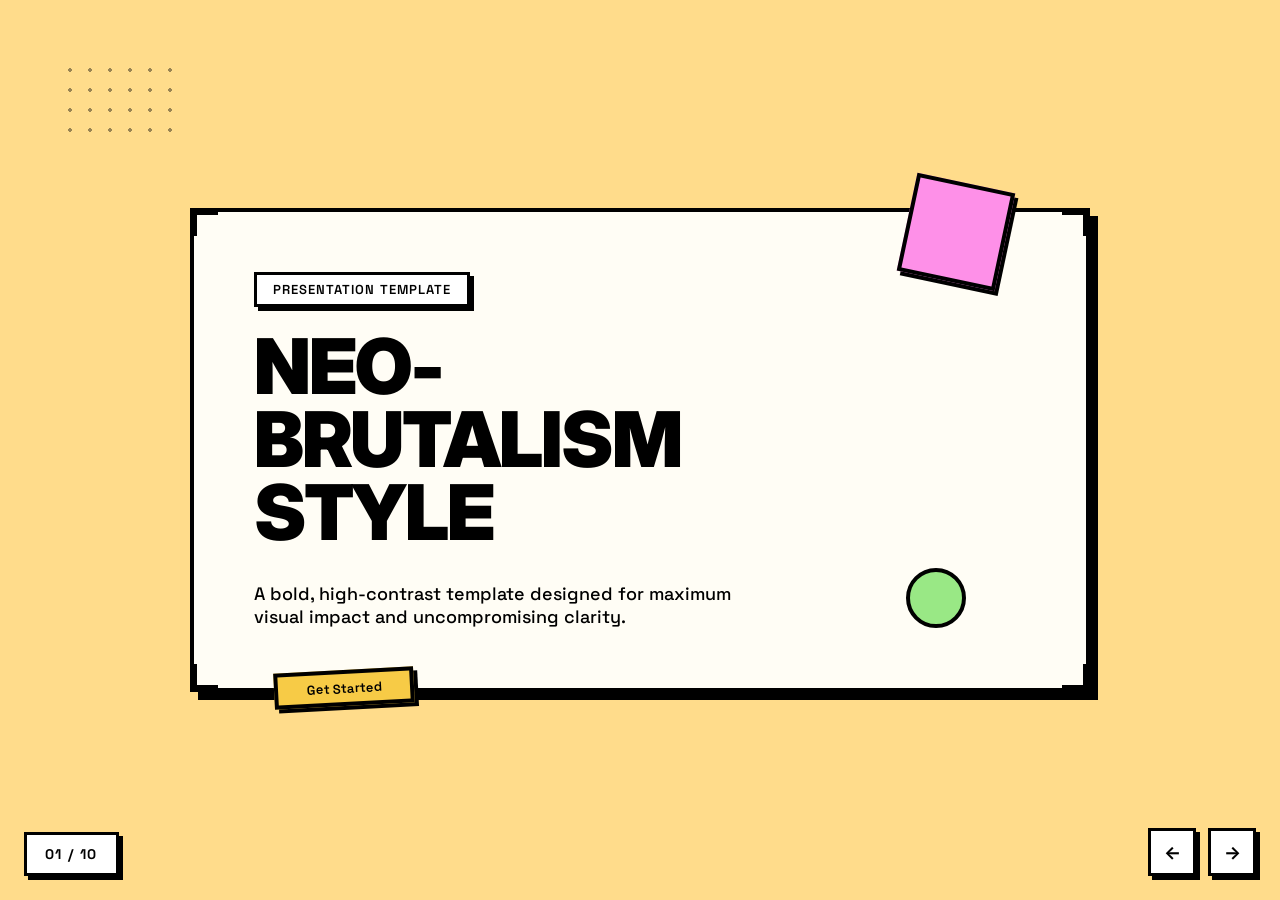
<file: skills/beautiful-html-templates/templates/block-frame/template.html>
<!DOCTYPE html>
<html lang="en">
<head>
  <meta charset="UTF-8">
  <meta name="viewport" content="width=device-width, initial-scale=1.0">
  <title>BlockFrame — Neobrutalist Presentation Template</title>
  <style>
    @import url('https://fonts.googleapis.com/css2?family=Space+Grotesk:wght@400;500;600;700&family=Inter:wght@400;500;600;700;800;900&display=swap');

    :root {
      --pink: #FE90E8;
      --blue: #C0F7FE;
      --green: #99E885;
      --yellow: #F7CB46;
      --cream: #FFDC8B;
      --black: #000000;
      --white: #FFFFFF;
      --offwhite: #FFFDF5;
      --border: 4px solid var(--black);
      --shadow: 8px 8px 0px var(--black);
      --shadow-sm: 4px 4px 0px var(--black);
      --radius: 0px;
      --radius-sm: 4px;
    }

    * {
      margin: 0;
      padding: 0;
      box-sizing: border-box;
    }

    html, body {
      height: 100%;
      overflow: hidden;
      font-family: 'Inter', sans-serif;
      background: var(--offwhite);
      color: var(--black);
    }

    /* Slide container */
    .slides-container {
      position: relative;
      width: 100vw;
      height: 100vh;
    }

    .slide {
      position: absolute;
      top: 0;
      left: 0;
      width: 100vw;
      height: 100vh;
      display: none;
      padding: 60px;
      overflow: hidden;
    }

    .slide.active {
      display: flex;
    }

    /* Dot grid background pattern */
    .dot-grid {
      background-image: radial-gradient(circle, var(--black) 1.2px, transparent 1.2px);
      background-size: 24px 24px;
    }

    /* Navigation */
    .nav-controls {
      position: fixed;
      bottom: 24px;
      right: 24px;
      display: flex;
      gap: 12px;
      z-index: 1000;
    }

    .nav-btn {
      width: 48px;
      height: 48px;
      border: 3px solid var(--black);
      background: var(--white);
      cursor: pointer;
      font-family: 'Inter', sans-serif;
      font-weight: 700;
      font-size: 18px;
      display: flex;
      align-items: center;
      justify-content: center;
      transition: all 0.15s ease;
      box-shadow: var(--shadow-sm);
    }

    .nav-btn:hover {
      transform: translate(-2px, -2px);
      box-shadow: 6px 6px 0px var(--black);
    }

    .nav-btn:active {
      transform: translate(2px, 2px);
      box-shadow: 2px 2px 0px var(--black);
    }

    .slide-counter {
      position: fixed;
      bottom: 24px;
      left: 24px;
      z-index: 1000;
      font-family: 'Space Grotesk', monospace;
      font-weight: 700;
      font-size: 14px;
      letter-spacing: 0.1em;
      text-transform: uppercase;
      border: 3px solid var(--black);
      background: var(--white);
      padding: 10px 18px;
      box-shadow: var(--shadow-sm);
    }

    /* ============ UTILITY COMPONENTS ============ */

    .nb-card {
      border: var(--border);
      background: var(--white);
      box-shadow: var(--shadow);
    }

    .nb-card-flat {
      border: var(--border);
      background: var(--white);
    }

    .nb-label {
      display: inline-block;
      border: 3px solid var(--black);
      padding: 6px 16px;
      font-family: 'Space Grotesk', monospace;
      font-size: 13px;
      font-weight: 600;
      letter-spacing: 0.08em;
      text-transform: uppercase;
      background: var(--white);
      box-shadow: var(--shadow-sm);
    }

    .nb-label-pink { background: var(--pink); }
    .nb-label-blue { background: var(--blue); }
    .nb-label-green { background: var(--green); }
    .nb-label-yellow { background: var(--yellow); }
    .nb-label-cream { background: var(--cream); }

    .nb-btn {
      display: inline-block;
      border: 3px solid var(--black);
      padding: 14px 32px;
      font-family: 'Inter', sans-serif;
      font-weight: 700;
      font-size: 16px;
      text-decoration: none;
      color: var(--black);
      background: var(--yellow);
      box-shadow: var(--shadow-sm);
      cursor: pointer;
      transition: all 0.15s ease;
    }

    .nb-btn:hover {
      transform: translate(-2px, -2px);
      box-shadow: 6px 6px 0px var(--black);
    }

    .nb-heading-xl {
      font-family: 'Inter', sans-serif;
      font-weight: 900;
      font-size: clamp(48px, 6vw, 96px);
      line-height: 0.95;
      letter-spacing: -0.03em;
      text-transform: uppercase;
    }

    .nb-heading-lg {
      font-family: 'Inter', sans-serif;
      font-weight: 800;
      font-size: clamp(32px, 4vw, 64px);
      line-height: 1.0;
      letter-spacing: -0.02em;
      text-transform: uppercase;
    }

    .nb-heading-md {
      font-family: 'Inter', sans-serif;
      font-weight: 700;
      font-size: clamp(24px, 2.5vw, 40px);
      line-height: 1.1;
      letter-spacing: -0.01em;
    }

    .nb-body {
      font-family: 'Inter', sans-serif;
      font-size: clamp(16px, 1.2vw, 20px);
      line-height: 1.6;
      font-weight: 500;
    }

    .nb-mono {
      font-family: 'Space Grotesk', monospace;
      font-weight: 500;
      font-size: 15px;
      letter-spacing: 0.02em;
    }

    /* Decorative elements */
    .deco-circle {
      border-radius: 50%;
      border: var(--border);
    }

    .deco-square {
      border: var(--border);
    }

    .tilt-left { transform: rotate(-8deg); }
    .tilt-right { transform: rotate(8deg); }

    .corner-bracket {
      position: absolute;
      width: 24px;
      height: 24px;
      border: 3px solid var(--black);
    }
    .corner-bracket.tl { border-right: none; border-bottom: none; top: 0; left: 0; }
    .corner-bracket.tr { border-left: none; border-bottom: none; top: 0; right: 0; }
    .corner-bracket.bl { border-right: none; border-top: none; bottom: 0; left: 0; }
    .corner-bracket.br { border-left: none; border-top: none; bottom: 0; right: 0; }

    /* ============ SLIDE 1: TITLE HERO ============ */
    .slide-1 {
      flex-direction: column;
      justify-content: center;
      align-items: center;
      background: var(--cream);
      position: relative;
    }

    .slide-1 .hero-frame {
      position: relative;
      width: 100%;
      max-width: 900px;
      border: var(--border);
      background: var(--offwhite);
      padding: 60px;
      box-shadow: var(--shadow);
    }

    .slide-1 .hero-label {
      margin-bottom: 24px;
    }

    .slide-1 .hero-title {
      margin-bottom: 32px;
    }

    .slide-1 .hero-subtitle {
      font-family: 'Space Grotesk', monospace;
      font-size: 18px;
      font-weight: 500;
      max-width: 500px;
    }

    .slide-1 .deco-pink-rect {
      position: absolute;
      top: -30px;
      right: 80px;
      width: 100px;
      height: 100px;
      background: var(--pink);
      border: var(--border);
      box-shadow: var(--shadow-sm);
      transform: rotate(12deg);
    }

    .slide-1 .deco-green-circle {
      position: absolute;
      bottom: 60px;
      right: 120px;
      width: 60px;
      height: 60px;
      background: var(--green);
      border: var(--border);
      border-radius: 50%;
    }

    .slide-1 .deco-yellow-bar {
      /* Sits as a tab on the bottom edge of the hero-frame, OUTSIDE
         the content area so it never collides with the subtitle. */
      position: absolute;
      bottom: -18px;
      left: 80px;
      width: 140px;
      height: 36px;
      background: var(--yellow);
      border: var(--border);
      box-shadow: var(--shadow-sm);
      transform: rotate(-3deg);
      display: flex;
      align-items: center;
      justify-content: center;
      font-family: 'Space Grotesk', monospace;
      font-size: 13px;
      font-weight: 600;
      z-index: 5;
    }

    .slide-1 .deco-dots {
      position: absolute;
      top: 60px;
      left: 60px;
      width: 120px;
      height: 80px;
      background-image: radial-gradient(circle, var(--black) 2px, transparent 2px);
      background-size: 20px 20px;
      opacity: 0.4;
    }

    /* ============ SLIDE 2: TWO COLUMN INTRO ============ */
    .slide-2 {
      background: var(--blue);
      flex-direction: row;
      gap: 48px;
      align-items: center;
    }

    .slide-2 .col-left {
      flex: 1;
      display: flex;
      flex-direction: column;
      gap: 24px;
    }

    .slide-2 .col-right {
      flex: 1;
      display: flex;
      flex-direction: column;
      gap: 20px;
    }

    .slide-2 .intro-card {
      border: var(--border);
      background: var(--white);
      padding: 28px;
      box-shadow: var(--shadow-sm);
    }

    .slide-2 .intro-card h3 {
      font-family: 'Inter', sans-serif;
      font-weight: 700;
      font-size: 20px;
      margin-bottom: 12px;
      text-transform: uppercase;
    }

    .slide-2 .intro-card p {
      font-size: 15px;
      line-height: 1.6;
      font-weight: 500;
    }

    .slide-2 .stat-pill {
      display: inline-flex;
      align-items: center;
      gap: 8px;
      border: 3px solid var(--black);
      padding: 10px 20px;
      background: var(--yellow);
      font-family: 'Space Grotesk', monospace;
      font-size: 14px;
      font-weight: 600;
    }

    /* ============ SLIDE 3: THREE FEATURE CARDS ============ */
    .slide-3 {
      background: var(--offwhite);
      flex-direction: column;
      justify-content: center;
    }

    .slide-3 .slide-header {
      margin-bottom: 48px;
    }

    .slide-3 .cards-row {
      display: flex;
      gap: 32px;
      width: 100%;
    }

    .slide-3 .feature-card {
      flex: 1;
      border: var(--border);
      background: var(--white);
      padding: 36px;
      box-shadow: var(--shadow);
      position: relative;
    }

    .slide-3 .feature-icon {
      width: 64px;
      height: 64px;
      border: 3px solid var(--black);
      margin-bottom: 24px;
      display: flex;
      align-items: center;
      justify-content: center;
      font-size: 28px;
      font-weight: 700;
    }

    .slide-3 .icon-pink { background: var(--pink); }
    .slide-3 .icon-blue { background: var(--blue); }
    .slide-3 .icon-green { background: var(--green); }

    .slide-3 .feature-card h3 {
      font-family: 'Inter', sans-serif;
      font-weight: 700;
      font-size: 22px;
      margin-bottom: 14px;
      text-transform: uppercase;
    }

    .slide-3 .feature-card p {
      font-size: 15px;
      line-height: 1.6;
      font-weight: 500;
    }

    .slide-3 .card-deco {
      position: absolute;
      top: -12px;
      right: 24px;
      width: 48px;
      height: 48px;
      border: 3px solid var(--black);
      background: var(--yellow);
    }

    /* ============ SLIDE 4: CHART / DATA ============ */
    .slide-4 {
      background: var(--green);
      flex-direction: column;
      justify-content: center;
      /* Reserve space for the shadow + the bottom-fixed nav chrome
         so the chart-frame never butts up against the slide edge. */
      padding-bottom: 110px;
    }

    .slide-4 .chart-frame {
      border: var(--border);
      background: var(--white);
      box-shadow: var(--shadow);
      padding: 32px 40px;
      width: calc(100% - 16px);
      max-width: 1200px;
      margin: 0 auto;
      /* Cap the frame so it always fits inside the slide content area
         (slide is 100vh - 60 top - 110 bottom = ~70vh available). */
      max-height: 70vh;
      display: flex;
      flex-direction: column;
      gap: 20px;
      overflow: hidden;
    }

    .slide-4 .chart-header {
      display: flex;
      justify-content: space-between;
      align-items: flex-start;
      flex-shrink: 0;
    }

    .slide-4 .chart-legend {
      display: flex;
      gap: 16px;
    }

    .slide-4 .legend-item {
      display: flex;
      align-items: center;
      gap: 6px;
      font-family: 'Space Grotesk', monospace;
      font-size: 13px;
      font-weight: 600;
    }

    .slide-4 .legend-swatch {
      width: 16px;
      height: 16px;
      border: 2px solid var(--black);
    }

    /* Chart body — chart on the left, stat boxes stacked on the right.
       This is a flex row that fills the remaining space below the header. */
    .slide-4 .chart-body {
      display: flex;
      gap: 32px;
      flex: 1 1 auto;
      min-height: 0;
      align-items: stretch;
      width: 100%;
    }

    /* SVG Chart — fills the left side of chart-body. Width auto-derives
       from viewBox aspect; flex-1 lets it claim available width. */
    .chart-svg {
      display: block;
      flex: 1 1 auto;
      min-width: 0;
      min-height: 0;
      width: 100%;
      height: 100%;
      max-width: 100%;
      max-height: 100%;
    }

    /* Data column — vertical stack of stat boxes on the right. */
    .slide-4 .data-column {
      display: flex;
      flex-direction: column;
      gap: 16px;
      flex: 0 0 240px;
      width: 240px;
      min-width: 0;
    }

    .slide-4 .data-box {
      flex: 1 1 0;
      min-height: 0;
      border: 3px solid var(--black);
      background: var(--cream);
      padding: 18px 20px;
      text-align: center;
      display: flex;
      flex-direction: column;
      justify-content: center;
      gap: 6px;
    }

    .slide-4 .data-box .data-num {
      font-family: 'Inter', sans-serif;
      font-weight: 900;
      font-size: 36px;
      display: block;
      margin-bottom: 4px;
    }

    .slide-4 .data-box .data-label {
      font-family: 'Space Grotesk', monospace;
      font-size: 13px;
      font-weight: 600;
      text-transform: uppercase;
    }

    /* ============ SLIDE 5: BIG STATEMENT / QUOTE ============ */
    .slide-5 {
      background: var(--pink);
      flex-direction: column;
      justify-content: center;
      align-items: center;
      text-align: center;
      position: relative;
    }

    .slide-5 .quote-frame {
      border: var(--border);
      background: var(--white);
      padding: 60px 80px;
      box-shadow: var(--shadow);
      max-width: 1000px;
      position: relative;
    }

    .slide-5 .quote-text {
      font-family: 'Inter', sans-serif;
      font-weight: 900;
      font-size: clamp(28px, 3.5vw, 52px);
      line-height: 1.15;
      letter-spacing: -0.02em;
      text-transform: uppercase;
      margin-bottom: 32px;
    }

    .slide-5 .quote-author {
      font-family: 'Space Grotesk', monospace;
      font-size: 15px;
      font-weight: 600;
      letter-spacing: 0.05em;
      text-transform: uppercase;
    }

    .slide-5 .deco-quote-marks {
      position: absolute;
      top: -30px;
      left: 40px;
      font-size: 120px;
      font-weight: 900;
      line-height: 1;
      color: var(--yellow);
      -webkit-text-stroke: 3px var(--black);
    }

    .slide-5 .deco-stripes {
      position: absolute;
      bottom: 60px;
      right: 60px;
      width: 80px;
      height: 80px;
      background: repeating-linear-gradient(
        45deg,
        var(--black),
        var(--black) 4px,
        var(--green) 4px,
        var(--green) 12px
      );
      border: 3px solid var(--black);
    }

    /* ============ SLIDE 6: SPLIT IMAGE + TEXT ============ */
    .slide-6 {
      background: var(--yellow);
      flex-direction: row;
      gap: 0;
      padding: 0;
    }

    .slide-6 .split-visual {
      flex: 1;
      background: var(--black);
      display: flex;
      flex-direction: column;
      align-items: center;
      justify-content: center;
      padding: 60px;
      position: relative;
      overflow: hidden;
    }

    .slide-6 .split-visual .visual-box {
      width: 100%;
      max-width: 400px;
      aspect-ratio: 1;
      border: 4px solid var(--white);
      background: var(--pink);
      display: flex;
      align-items: center;
      justify-content: center;
      position: relative;
    }

    .slide-6 .split-visual .visual-box::after {
      content: '';
      position: absolute;
      top: 20px;
      left: 20px;
      width: 100%;
      height: 100%;
      background: var(--blue);
      border: 4px solid var(--white);
      z-index: -1;
    }

    .slide-6 .split-visual .visual-label {
      /* Top-right of the dark panel so it never collides with the
         fixed slide-counter pill at bottom-left of the viewport. */
      position: absolute;
      top: 40px;
      right: 40px;
      border: 3px solid var(--white);
      background: var(--green);
      color: var(--black);
      padding: 8px 16px;
      font-family: 'Space Grotesk', monospace;
      font-size: 13px;
      font-weight: 600;
      transform: rotate(-4deg);
    }

    .slide-6 .split-content {
      flex: 1;
      padding: 60px;
      display: flex;
      flex-direction: column;
      justify-content: center;
      gap: 28px;
      background: var(--offwhite);
      border-left: var(--border);
    }

    .slide-6 .content-list {
      list-style: none;
      display: flex;
      flex-direction: column;
      gap: 16px;
    }

    .slide-6 .content-list li {
      display: flex;
      align-items: flex-start;
      gap: 14px;
      font-size: 16px;
      line-height: 1.5;
      font-weight: 500;
    }

    .slide-6 .content-list .list-num {
      flex-shrink: 0;
      width: 36px;
      height: 36px;
      border: 3px solid var(--black);
      background: var(--yellow);
      display: flex;
      align-items: center;
      justify-content: center;
      font-family: 'Space Grotesk', monospace;
      font-weight: 700;
      font-size: 14px;
    }

    /* ============ SLIDE 7: TIMELINE / PROCESS ============ */
    .slide-7 {
      background: var(--offwhite);
      flex-direction: column;
      justify-content: center;
    }

    .slide-7 .slide-header {
      margin-bottom: 48px;
    }

    .slide-7 .timeline {
      display: flex;
      gap: 0;
      width: 100%;
    }

    .slide-7 .timeline-step {
      flex: 1;
      border: var(--border);
      background: var(--white);
      padding: 32px;
      box-shadow: var(--shadow-sm);
      position: relative;
      margin-right: -4px;
    }

    .slide-7 .timeline-step:first-child {
      background: var(--blue);
    }

    .slide-7 .timeline-step:nth-child(2) {
      background: var(--pink);
    }

    .slide-7 .timeline-step:nth-child(3) {
      background: var(--green);
    }

    .slide-7 .timeline-step:nth-child(4) {
      background: var(--yellow);
      margin-right: 0;
    }

    .slide-7 .step-num {
      font-family: 'Inter', sans-serif;
      font-weight: 900;
      font-size: 48px;
      line-height: 1;
      margin-bottom: 16px;
      opacity: 0.6;
    }

    .slide-7 .step-title {
      font-family: 'Inter', sans-serif;
      font-weight: 700;
      font-size: 20px;
      text-transform: uppercase;
      margin-bottom: 10px;
    }

    .slide-7 .step-desc {
      font-size: 14px;
      line-height: 1.5;
      font-weight: 500;
    }

    .slide-7 .step-connector {
      position: absolute;
      top: 50%;
      right: -28px;
      width: 28px;
      height: 4px;
      background: var(--black);
      z-index: 10;
      transform: translateY(-50%);
    }

    /* ============ SLIDE 8: STATISTICS / NUMBERS ============ */
    .slide-8 {
      background: var(--blue);
      flex-direction: column;
      justify-content: center;
    }

    .slide-8 .slide-header {
      margin-bottom: 48px;
    }

    .slide-8 .stats-grid {
      display: grid;
      grid-template-columns: repeat(4, 1fr);
      gap: 24px;
      width: 100%;
    }

    .slide-8 .stat-card {
      border: var(--border);
      background: var(--white);
      padding: 32px;
      box-shadow: var(--shadow-sm);
      text-align: center;
      position: relative;
    }

    .slide-8 .stat-card:nth-child(odd) {
      transform: rotate(-2deg);
    }

    .slide-8 .stat-card:nth-child(even) {
      transform: rotate(2deg);
    }

    .slide-8 .stat-number {
      font-family: 'Inter', sans-serif;
      font-weight: 900;
      font-size: clamp(36px, 4vw, 64px);
      line-height: 1;
      margin-bottom: 12px;
    }

    .slide-8 .stat-label {
      font-family: 'Space Grotesk', monospace;
      font-size: 13px;
      font-weight: 600;
      text-transform: uppercase;
      letter-spacing: 0.05em;
    }

    .slide-8 .stat-deco {
      position: absolute;
      top: 8px;
      right: 8px;
      width: 12px;
      height: 12px;
      border-radius: 50%;
      border: 2px solid var(--black);
    }

    /* ============ SLIDE 9: TEAM / GRID ============ */
    .slide-9 {
      background: var(--cream);
      flex-direction: column;
      justify-content: center;
      /* Extra bottom padding so the second card row clears the fixed
         slide-counter (bottom-left) and nav-controls (bottom-right). */
      padding-bottom: 110px;
    }

    .slide-9 .slide-header {
      margin-bottom: 32px;
    }

    .slide-9 .team-grid {
      display: grid;
      grid-template-columns: repeat(3, 1fr);
      gap: 20px;
      width: 100%;
    }

    .slide-9 .team-card {
      border: var(--border);
      background: var(--white);
      padding: 22px;
      box-shadow: var(--shadow-sm);
      display: flex;
      flex-direction: column;
      gap: 10px;
      min-width: 0;
    }

    .slide-9 .team-avatar {
      width: 72px;
      height: 72px;
      border: 3px solid var(--black);
      background: var(--pink);
      display: flex;
      align-items: center;
      justify-content: center;
      font-family: 'Inter', sans-serif;
      font-weight: 900;
      font-size: 28px;
      text-transform: uppercase;
    }

    .slide-9 .team-card:nth-child(2) .team-avatar { background: var(--blue); }
    .slide-9 .team-card:nth-child(3) .team-avatar { background: var(--green); }
    .slide-9 .team-card:nth-child(4) .team-avatar { background: var(--yellow); }
    .slide-9 .team-card:nth-child(5) .team-avatar { background: var(--pink); }
    .slide-9 .team-card:nth-child(6) .team-avatar { background: var(--blue); }

    .slide-9 .team-name {
      font-family: 'Inter', sans-serif;
      font-weight: 700;
      font-size: 20px;
      text-transform: uppercase;
    }

    .slide-9 .team-role {
      font-family: 'Space Grotesk', monospace;
      font-size: 14px;
      font-weight: 500;
      text-transform: uppercase;
      letter-spacing: 0.05em;
    }

    .slide-9 .team-bio {
      font-size: 13px;
      line-height: 1.45;
      font-weight: 500;
    }

    /* ============ SLIDE 10: CLOSING ============ */
    .slide-10 {
      background: var(--black);
      flex-direction: column;
      justify-content: center;
      align-items: center;
      text-align: center;
      color: var(--white);
    }

    .slide-10 .close-frame {
      border: 4px solid var(--white);
      background: var(--black);
      padding: 60px 80px;
      box-shadow: 12px 12px 0px var(--yellow);
      position: relative;
    }

    .slide-10 .close-title {
      font-family: 'Inter', sans-serif;
      font-weight: 900;
      font-size: clamp(40px, 5vw, 80px);
      line-height: 0.95;
      letter-spacing: -0.03em;
      text-transform: uppercase;
      color: var(--white);
      margin-bottom: 24px;
    }

    .slide-10 .close-subtitle {
      font-family: 'Space Grotesk', monospace;
      font-size: 18px;
      font-weight: 500;
      color: var(--cream);
      margin-bottom: 40px;
    }

    .slide-10 .close-btn {
      display: inline-block;
      border: 3px solid var(--white);
      padding: 16px 40px;
      font-family: 'Inter', sans-serif;
      font-weight: 700;
      font-size: 16px;
      text-decoration: none;
      color: var(--black);
      background: var(--yellow);
      box-shadow: 6px 6px 0px var(--white);
      cursor: pointer;
      transition: all 0.15s ease;
    }

    .slide-10 .close-btn:hover {
      transform: translate(-2px, -2px);
      box-shadow: 8px 8px 0px var(--white);
    }

    .slide-10 .deco-star {
      position: absolute;
      top: -20px;
      right: 60px;
      width: 50px;
      height: 50px;
      background: var(--pink);
      border: 3px solid var(--white);
      clip-path: polygon(50% 0%, 61% 35%, 98% 35%, 68% 57%, 79% 91%, 50% 70%, 21% 91%, 32% 57%, 2% 35%, 39% 35%);
    }

    .slide-10 .deco-dots-bottom {
      position: absolute;
      bottom: 40px;
      left: 40px;
      width: 100px;
      height: 100px;
      background-image: radial-gradient(circle, var(--white) 2px, transparent 2px);
      background-size: 16px 16px;
      opacity: 0.3;
    }

    /* Responsive adjustments */
    @media (max-width: 1024px) {
      .slide {
        padding: 40px;
      }
      .slide-2 {
        flex-direction: column;
      }
      .slide-6 {
        flex-direction: column;
      }
      .slide-6 .split-content {
        border-left: none;
        border-top: var(--border);
      }
      .slide-3 .cards-row {
        flex-direction: column;
      }
      .slide-7 .timeline {
        flex-direction: column;
      }
      .slide-7 .timeline-step {
        margin-right: 0;
        margin-bottom: -4px;
      }
      .slide-7 .step-connector {
        display: none;
      }
      .slide-8 .stats-grid {
        grid-template-columns: repeat(2, 1fr);
      }
      .slide-9 .team-grid {
        grid-template-columns: repeat(2, 1fr);
      }
    }

    @media (max-width: 640px) {
      .slide-8 .stats-grid {
        grid-template-columns: 1fr;
      }
      .slide-9 .team-grid {
        grid-template-columns: 1fr;
      }
      .slide-1 .hero-frame {
        padding: 32px;
      }
      .slide-5 .quote-frame {
        padding: 32px;
      }
    }
  </style>
</head>
<body>

  <div class="slide-counter" id="slideCounter">01 / 10</div>

  <div class="nav-controls">
    <button class="nav-btn" onclick="prevSlide()">&#8592;</button>
    <button class="nav-btn" onclick="nextSlide()">&#8594;</button>
  </div>

  <div class="slides-container">

    <!-- SLIDE 1: Title Hero -->
    <section class="slide slide-1 active">
      <div class="deco-dots"></div>
      <div class="hero-frame">
        <div class="corner-bracket tl"></div>
        <div class="corner-bracket tr"></div>
        <div class="corner-bracket bl"></div>
        <div class="corner-bracket br"></div>
        <div class="nb-label hero-label">Presentation Template</div>
        <h1 class="nb-heading-xl hero-title">NEO-<br>BRUTALISM<br>STYLE</h1>
        <p class="hero-subtitle">A bold, high-contrast template designed for maximum visual impact and uncompromising clarity.</p>
        <div class="deco-pink-rect"></div>
        <div class="deco-green-circle"></div>
        <div class="deco-yellow-bar">Get Started</div>
      </div>
    </section>

    <!-- SLIDE 2: Two Column Intro -->
    <section class="slide slide-2">
      <div class="col-left">
        <div class="nb-label nb-label-yellow">Overview</div>
        <h2 class="nb-heading-lg">What We<br>Deliver</h2>
        <p class="nb-body" style="max-width: 480px;">Every project follows a rigorous process that balances creative exploration with systematic execution. The result is work that stands out while remaining fully functional.</p>
        <div style="display: flex; gap: 12px; flex-wrap: wrap;">
          <span class="stat-pill">12+ Years</span>
          <span class="stat-pill">500+ Projects</span>
        </div>
      </div>
      <div class="col-right">
        <div class="intro-card">
          <h3>Strategy First</h3>
          <p>We begin with deep research and stakeholder alignment to ensure every decision is grounded in clear objectives.</p>
        </div>
        <div class="intro-card">
          <h3>Design System</h3>
          <p>A modular approach to visuals ensures consistency across all touchpoints while allowing room for expression.</p>
        </div>
        <div class="intro-card">
          <h3>Launch Ready</h3>
          <p>Final deliverables are production-tested, documented, and handed off with a comprehensive usage guide.</p>
        </div>
      </div>
    </section>

    <!-- SLIDE 3: Three Feature Cards -->
    <section class="slide slide-3">
      <div class="slide-header">
        <div class="nb-label nb-label-pink">Core Features</div>
      </div>
      <div class="cards-row">
        <div class="feature-card">
          <div class="card-deco"></div>
          <div class="feature-icon icon-pink">A</div>
          <h3>Modular Layouts</h3>
          <p>Mix and match components to build unique presentations without starting from scratch each time.</p>
        </div>
        <div class="feature-card">
          <div class="card-deco"></div>
          <div class="feature-icon icon-blue">B</div>
          <h3>Responsive Ready</h3>
          <p>Adapts seamlessly to different screen sizes while maintaining the bold visual character.</p>
        </div>
        <div class="feature-card">
          <div class="card-deco"></div>
          <div class="feature-icon icon-green">C</div>
          <h3>Data Friendly</h3>
          <p>Built-in styles for charts, statistics, and information-dense slides that remain readable.</p>
        </div>
      </div>
    </section>

    <!-- SLIDE 4: Chart / Data -->
    <section class="slide slide-4">
      <div class="slide-header">
        <div class="nb-label nb-label-blue">Performance Data</div>
      </div>
      <div class="chart-frame">
        <div class="chart-header">
          <h2 class="nb-heading-md">Quarterly Growth Metrics</h2>
          <div class="chart-legend">
            <div class="legend-item"><div class="legend-swatch" style="background: var(--pink);"></div>Revenue</div>
            <div class="legend-item"><div class="legend-swatch" style="background: var(--blue);"></div>Users</div>
            <div class="legend-item"><div class="legend-swatch" style="background: var(--green);"></div>Retention</div>
          </div>
        </div>
        <div class="chart-body">
        <svg class="chart-svg" viewBox="0 0 800 360" xmlns="http://www.w3.org/2000/svg">
          <!-- Axes (baseline at y=280, leaving room for X labels at y=320) -->
          <line x1="60" y1="20" x2="60" y2="280" stroke="#000" stroke-width="3"/>
          <line x1="60" y1="280" x2="780" y2="280" stroke="#000" stroke-width="3"/>

          <!-- Horizontal grid (33 / 66 / 100) -->
          <line x1="60" y1="80"  x2="780" y2="80"  stroke="#000" stroke-width="1" stroke-dasharray="4,4" opacity="0.3"/>
          <line x1="60" y1="150" x2="780" y2="150" stroke="#000" stroke-width="1" stroke-dasharray="4,4" opacity="0.3"/>
          <line x1="60" y1="215" x2="780" y2="215" stroke="#000" stroke-width="1" stroke-dasharray="4,4" opacity="0.3"/>

          <!-- Y labels -->
          <text x="48" y="285" text-anchor="end" font-family="Space Grotesk, monospace" font-size="14" font-weight="600">0</text>
          <text x="48" y="220" text-anchor="end" font-family="Space Grotesk, monospace" font-size="14" font-weight="600">33</text>
          <text x="48" y="155" text-anchor="end" font-family="Space Grotesk, monospace" font-size="14" font-weight="600">66</text>
          <text x="48" y="85"  text-anchor="end" font-family="Space Grotesk, monospace" font-size="14" font-weight="600">100</text>

          <!-- Bars: Revenue (pink) — three series per quarter, 5 quarters -->
          <rect x="80"  y="200" width="32" height="80"  fill="#FE90E8" stroke="#000" stroke-width="2"/>
          <rect x="224" y="160" width="32" height="120" fill="#FE90E8" stroke="#000" stroke-width="2"/>
          <rect x="368" y="120" width="32" height="160" fill="#FE90E8" stroke="#000" stroke-width="2"/>
          <rect x="512" y="80"  width="32" height="200" fill="#FE90E8" stroke="#000" stroke-width="2"/>
          <rect x="656" y="60"  width="32" height="220" fill="#FE90E8" stroke="#000" stroke-width="2"/>

          <!-- Bars: Users (blue) -->
          <rect x="118" y="220" width="32" height="60"  fill="#C0F7FE" stroke="#000" stroke-width="2"/>
          <rect x="262" y="190" width="32" height="90"  fill="#C0F7FE" stroke="#000" stroke-width="2"/>
          <rect x="406" y="150" width="32" height="130" fill="#C0F7FE" stroke="#000" stroke-width="2"/>
          <rect x="550" y="110" width="32" height="170" fill="#C0F7FE" stroke="#000" stroke-width="2"/>
          <rect x="694" y="90"  width="32" height="190" fill="#C0F7FE" stroke="#000" stroke-width="2"/>

          <!-- Bars: Retention (green) -->
          <rect x="156" y="180" width="32" height="100" fill="#99E885" stroke="#000" stroke-width="2"/>
          <rect x="300" y="160" width="32" height="120" fill="#99E885" stroke="#000" stroke-width="2"/>
          <rect x="444" y="130" width="32" height="150" fill="#99E885" stroke="#000" stroke-width="2"/>
          <rect x="588" y="110" width="32" height="170" fill="#99E885" stroke="#000" stroke-width="2"/>
          <rect x="732" y="92"  width="32" height="188" fill="#99E885" stroke="#000" stroke-width="2"/>

          <!-- X labels — bigger, sit comfortably below the baseline -->
          <text x="134" y="320" text-anchor="middle" font-family="Space Grotesk, monospace" font-size="18" font-weight="700">Q1</text>
          <text x="278" y="320" text-anchor="middle" font-family="Space Grotesk, monospace" font-size="18" font-weight="700">Q2</text>
          <text x="422" y="320" text-anchor="middle" font-family="Space Grotesk, monospace" font-size="18" font-weight="700">Q3</text>
          <text x="566" y="320" text-anchor="middle" font-family="Space Grotesk, monospace" font-size="18" font-weight="700">Q4</text>
          <text x="710" y="320" text-anchor="middle" font-family="Space Grotesk, monospace" font-size="18" font-weight="700">Q5</text>
        </svg>
        <div class="data-column">
          <div class="data-box">
            <span class="data-num">+142%</span>
            <span class="data-label">Revenue Growth</span>
          </div>
          <div class="data-box">
            <span class="data-num">2.4M</span>
            <span class="data-label">Active Users</span>
          </div>
          <div class="data-box">
            <span class="data-num">94%</span>
            <span class="data-label">Retention Rate</span>
          </div>
        </div>
        </div>
      </div>
    </section>

    <!-- SLIDE 5: Big Statement / Quote -->
    <section class="slide slide-5">
      <div class="quote-frame">
        <div class="deco-quote-marks">"</div>
        <div class="corner-bracket tl"></div>
        <div class="corner-bracket tr"></div>
        <div class="corner-bracket bl"></div>
        <div class="corner-bracket br"></div>
        <p class="quote-text">Design is not just what it looks like. Design is how it works, how it feels, and how it lasts.</p>
        <p class="quote-author">— Core Principle, Version 4.0</p>
      </div>
      <div class="deco-stripes"></div>
    </section>

    <!-- SLIDE 6: Split Image + Text -->
    <section class="slide slide-6">
      <div class="split-visual">
        <div class="visual-box">
          <span style="color: var(--black); font-family: Inter, sans-serif; font-weight: 700; font-size: 22px; text-transform: uppercase; letter-spacing: 0.06em; text-align: center; padding: 0 24px;">Image Placeholder</span>
        </div>
        <div class="visual-label">Visual System</div>
      </div>
      <div class="split-content">
        <div class="nb-label nb-label-green">Methodology</div>
        <h2 class="nb-heading-md">How We Structure<br>Every Project</h2>
        <ul class="content-list">
          <li>
            <span class="list-num">01</span>
            <span>Discovery phase to map stakeholder needs and technical constraints before any visual work begins.</span>
          </li>
          <li>
            <span class="list-num">02</span>
            <span>Iterative wireframing with rapid feedback loops to validate information architecture early.</span>
          </li>
          <li>
            <span class="list-num">03</span>
            <span>High-fidelity prototyping with real content to test readability and visual hierarchy.</span>
          </li>
          <li>
            <span class="list-num">04</span>
            <span>Production handoff with annotated specifications and a living style guide.</span>
          </li>
        </ul>
        <div><a class="nb-btn" href="#">View Process</a></div>
      </div>
    </section>

    <!-- SLIDE 7: Timeline / Process -->
    <section class="slide slide-7">
      <div class="slide-header">
        <div class="nb-label nb-label-cream">Roadmap</div>
        <h2 class="nb-heading-lg" style="margin-top: 16px;">Project Timeline</h2>
      </div>
      <div class="timeline">
        <div class="timeline-step">
          <div class="step-connector"></div>
          <div class="step-num">01</div>
          <div class="step-title">Research</div>
          <div class="step-desc">Market analysis, user interviews, and competitive audits to establish a foundation.</div>
        </div>
        <div class="timeline-step">
          <div class="step-connector"></div>
          <div class="step-num">02</div>
          <div class="step-title">Concept</div>
          <div class="step-desc">Mood boards, sketches, and directional explorations to define the visual language.</div>
        </div>
        <div class="timeline-step">
          <div class="step-connector"></div>
          <div class="step-num">03</div>
          <div class="step-title">Build</div>
          <div class="step-desc">Detailed execution with weekly reviews and continuous stakeholder alignment.</div>
        </div>
        <div class="timeline-step">
          <div class="step-num">04</div>
          <div class="step-title">Launch</div>
          <div class="step-desc">Deployment support, performance monitoring, and post-launch optimization.</div>
        </div>
      </div>
    </section>

    <!-- SLIDE 8: Statistics / Numbers -->
    <section class="slide slide-8">
      <div class="slide-header">
        <div class="nb-label nb-label-green">By The Numbers</div>
        <h2 class="nb-heading-lg" style="margin-top: 16px;">Impact at a Glance</h2>
      </div>
      <div class="stats-grid">
        <div class="stat-card">
          <div class="stat-deco" style="background: var(--pink);"></div>
          <div class="stat-number">98%</div>
          <div class="stat-label">Client Satisfaction</div>
        </div>
        <div class="stat-card">
          <div class="stat-deco" style="background: var(--blue);"></div>
          <div class="stat-number">14</div>
          <div class="stat-label">Industry Awards</div>
        </div>
        <div class="stat-card">
          <div class="stat-deco" style="background: var(--green);"></div>
          <div class="stat-number">3.2x</div>
          <div class="stat-label">Avg. ROI Increase</div>
        </div>
        <div class="stat-card">
          <div class="stat-deco" style="background: var(--yellow);"></div>
          <div class="stat-number">50+</div>
          <div class="stat-label">Team Members</div>
        </div>
      </div>
    </section>

    <!-- SLIDE 9: Team / Grid -->
    <section class="slide slide-9">
      <div class="slide-header">
        <div class="nb-label nb-label-pink">The Team</div>
        <h2 class="nb-heading-lg" style="margin-top: 16px;">Meet the Crew</h2>
      </div>
      <div class="team-grid">
        <div class="team-card">
          <div class="team-avatar">JD</div>
          <div class="team-name">J. Doe</div>
          <div class="team-role">Creative Lead</div>
          <div class="team-bio">Oversees visual direction and ensures every project maintains a coherent narrative.</div>
        </div>
        <div class="team-card">
          <div class="team-avatar">AS</div>
          <div class="team-name">A. Smith</div>
          <div class="team-role">Tech Director</div>
          <div class="team-bio">Translates design systems into scalable technical architectures and workflows.</div>
        </div>
        <div class="team-card">
          <div class="team-avatar">MK</div>
          <div class="team-name">M. Kim</div>
          <div class="team-role">Strategist</div>
          <div class="team-bio">Connects business objectives to user needs through research and analysis.</div>
        </div>
        <div class="team-card">
          <div class="team-avatar">RL</div>
          <div class="team-name">R. Lee</div>
          <div class="team-role">Producer</div>
          <div class="team-bio">Manages timelines, budgets, and cross-functional coordination for smooth delivery.</div>
        </div>
        <div class="team-card">
          <div class="team-avatar">TP</div>
          <div class="team-name">T. Patel</div>
          <div class="team-role">Designer</div>
          <div class="team-bio">Crafts interfaces and interactions with obsessive attention to detail.</div>
        </div>
        <div class="team-card">
          <div class="team-avatar">SC</div>
          <div class="team-name">S. Chen</div>
          <div class="team-role">Developer</div>
          <div class="team-bio">Builds robust front-end systems that bring static designs to life.</div>
        </div>
      </div>
    </section>

    <!-- SLIDE 10: Closing -->
    <section class="slide slide-10">
      <div class="deco-dots-bottom"></div>
      <div class="close-frame">
        <div class="deco-star"></div>
        <h2 class="close-title">Let's Build<br>Something Bold</h2>
        <p class="close-subtitle">Ready to start your next project?</p>
        <a class="close-btn" href="#">Get In Touch</a>
      </div>
    </section>

  </div>

  <script>
    let currentSlide = 0;
    const slides = document.querySelectorAll('.slide');
    const counter = document.getElementById('slideCounter');
    const totalSlides = slides.length;

    function updateSlide() {
      slides.forEach((slide, index) => {
        slide.classList.toggle('active', index === currentSlide);
      });
      counter.textContent = String(currentSlide + 1).padStart(2, '0') + ' / ' + String(totalSlides).padStart(2, '0');
    }

    function nextSlide() {
      currentSlide = (currentSlide + 1) % totalSlides;
      updateSlide();
    }

    function prevSlide() {
      currentSlide = (currentSlide - 1 + totalSlides) % totalSlides;
      updateSlide();
    }

    // Keyboard navigation
    document.addEventListener('keydown', (e) => {
      if (e.key === 'ArrowRight' || e.key === ' ') {
        e.preventDefault();
        nextSlide();
      } else if (e.key === 'ArrowLeft') {
        e.preventDefault();
        prevSlide();
      }
    });

    // Touch / swipe support
    let touchStartX = 0;
    let touchEndX = 0;

    document.addEventListener('touchstart', (e) => {
      touchStartX = e.changedTouches[0].screenX;
    });

    document.addEventListener('touchend', (e) => {
      touchEndX = e.changedTouches[0].screenX;
      if (touchStartX - touchEndX > 50) {
        nextSlide();
      } else if (touchEndX - touchStartX > 50) {
        prevSlide();
      }
    });

    updateSlide();
  </script>

</body>
</html>
</file>
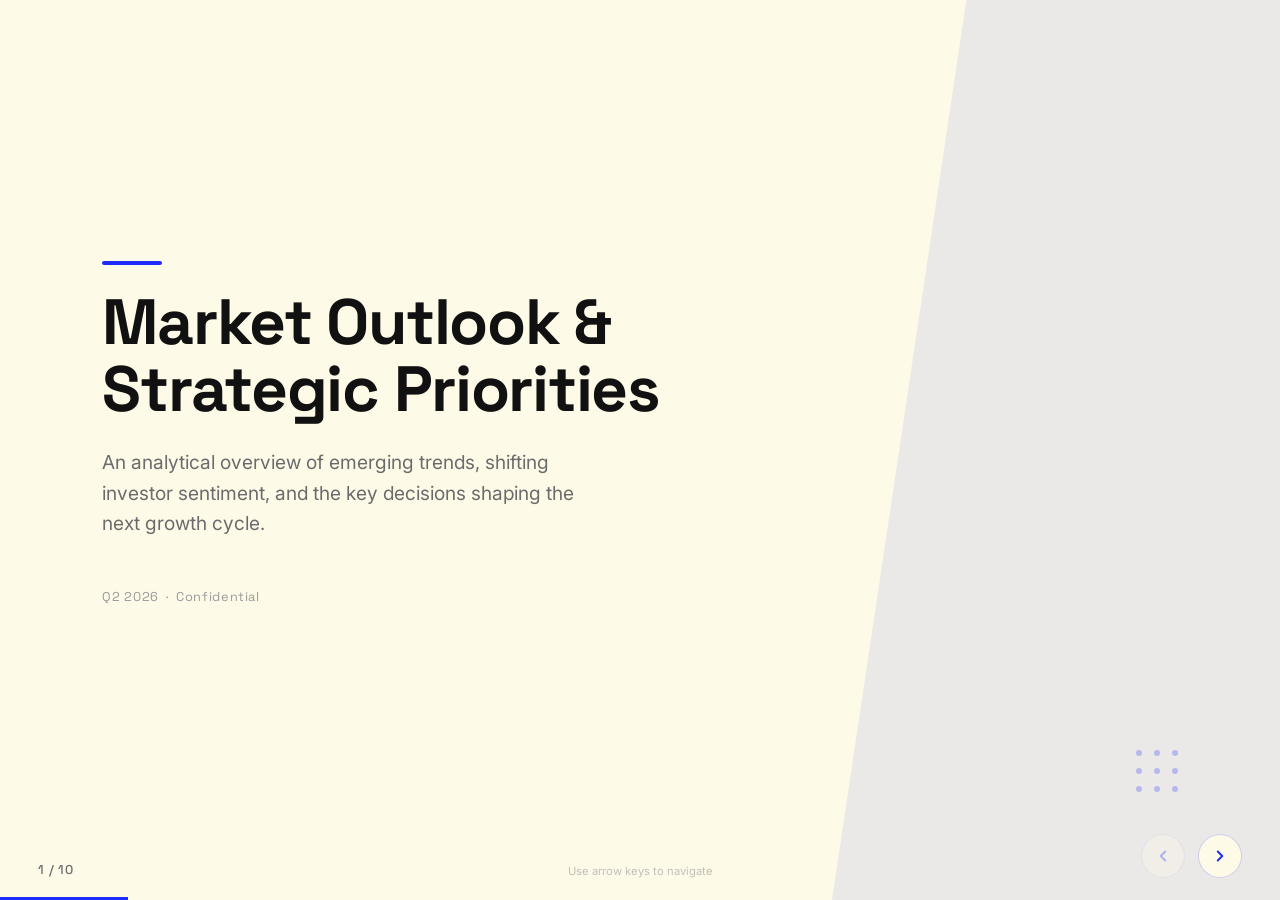
<file: skills/beautiful-html-templates/templates/blue-professional/template.html>
<!DOCTYPE html>
<html lang="en">
<head>
  <meta charset="UTF-8">
  <meta name="viewport" content="width=device-width, initial-scale=1.0">
  <title>Presentation Template</title>
  <link rel="preconnect" href="https://fonts.googleapis.com">
  <link rel="preconnect" href="https://fonts.gstatic.com" crossorigin>
  <link href="https://fonts.googleapis.com/css2?family=Space+Grotesk:wght@300;400;500;600;700&family=Inter:wght@300;400;500;600&display=swap" rel="stylesheet">

  <style>
    :root {
      --bg: #fdfae7;
      --primary: #1e2bfa;
      --text: #111111;
      --text-muted: #6b6b6b;
      --text-light: #9a9a9a;
      --accent-light: rgba(30, 43, 250, 0.08);
      --accent-medium: rgba(30, 43, 250, 0.15);
      --border: rgba(30, 43, 250, 0.2);
      --card-bg: rgba(30, 43, 250, 0.04);
    }

    * {
      margin: 0;
      padding: 0;
      box-sizing: border-box;
    }

    html, body {
      width: 100%;
      height: 100%;
      overflow: hidden;
      font-family: 'Inter', sans-serif;
      background: var(--bg);
      color: var(--text);
    }

    /* Slide container */
    .deck {
      width: 100vw;
      height: 100vh;
      position: relative;
      overflow: hidden;
    }

    .slide {
      position: absolute;
      top: 0;
      left: 0;
      width: 100vw;
      height: 100vh;
      display: flex;
      flex-direction: column;
      /* Asymmetric padding: extra bottom space to clear the fixed
         slide-counter (left) and nav-controls (right). Without this,
         cards/grids that fill slide-content overlap the nav chrome. */
      padding: 3.5vw 4vw 8.5vh 4vw;
      opacity: 0;
      pointer-events: none;
      transform: translateX(40px);
      transition: opacity 0.5s ease, transform 0.5s ease;
      overflow: hidden;
    }

    .slide.active {
      opacity: 1;
      pointer-events: all;
      transform: translateX(0);
      z-index: 10;
    }

    .slide.prev {
      transform: translateX(-40px);
    }

    /* Typography */
    h1, h2, h3, h4 {
      font-family: 'Space Grotesk', sans-serif;
      font-weight: 600;
      line-height: 1.1;
      letter-spacing: -0.02em;
    }

    h1 {
      font-size: clamp(2.8rem, 5vw, 4.2rem);
      font-weight: 700;
    }

    h2 {
      font-size: clamp(1.8rem, 3vw, 2.6rem);
      margin-bottom: 1.5rem;
    }

    h3 {
      font-size: clamp(1.1rem, 1.8vw, 1.5rem);
      font-weight: 500;
      line-height: 1.3;
    }

    h4 {
      font-size: clamp(0.85rem, 1.2vw, 1rem);
      font-weight: 600;
      text-transform: uppercase;
      letter-spacing: 0.08em;
      color: var(--primary);
    }

    p, li {
      font-size: clamp(0.85rem, 1.1vw, 1.05rem);
      line-height: 1.6;
      color: var(--text-muted);
    }

    /* Slide header bar */
    .slide-header {
      display: flex;
      align-items: center;
      justify-content: space-between;
      margin-bottom: 2.5vh;
      flex-shrink: 0;
    }

    .slide-header h4 {
      margin: 0;
    }

    .slide-header .tag {
      font-family: 'Space Grotesk', sans-serif;
      font-size: 0.75rem;
      font-weight: 500;
      color: var(--primary);
      background: var(--accent-light);
      padding: 0.35rem 0.9rem;
      border-radius: 100px;
    }

    /* Slide content area */
    .slide-content {
      flex: 1;
      display: flex;
      flex-direction: column;
      min-height: 0;
    }

    /* Navigation */
    .nav-controls {
      position: fixed;
      bottom: 2.5vh;
      right: 3vw;
      display: flex;
      align-items: center;
      gap: 0.8rem;
      z-index: 100;
    }

    .nav-btn {
      width: 44px;
      height: 44px;
      border-radius: 50%;
      border: 1.5px solid var(--border);
      background: var(--bg);
      color: var(--primary);
      cursor: pointer;
      display: flex;
      align-items: center;
      justify-content: center;
      transition: all 0.2s ease;
      font-size: 1.1rem;
    }

    .nav-btn:hover {
      background: var(--primary);
      color: var(--bg);
      border-color: var(--primary);
    }

    .nav-btn:disabled {
      opacity: 0.3;
      cursor: not-allowed;
    }

    .slide-counter {
      font-family: 'Space Grotesk', sans-serif;
      font-size: 0.8rem;
      font-weight: 500;
      color: var(--text-muted);
      letter-spacing: 0.05em;
      position: fixed;
      bottom: 2.5vh;
      left: 3vw;
      z-index: 100;
    }

    .progress-bar {
      position: fixed;
      bottom: 0;
      left: 0;
      height: 3px;
      background: var(--primary);
      transition: width 0.4s ease;
      z-index: 100;
    }

    /* Decorative elements */
    .accent-line {
      width: 60px;
      height: 4px;
      background: var(--primary);
      border-radius: 2px;
      margin-bottom: 1.5rem;
    }

    .accent-dot {
      width: 8px;
      height: 8px;
      background: var(--primary);
      border-radius: 50%;
      display: inline-block;
    }

    /* ============================================================
       LAYOUT 1: Cover / Title Slide
       ============================================================ */
    .layout-cover {
      justify-content: center;
      align-items: flex-start;
      padding-left: 8vw;
    }

    .layout-cover h1 {
      max-width: 55vw;
      margin-bottom: 1.5rem;
      line-height: 1.05;
    }

    .layout-cover .subtitle {
      font-size: clamp(1rem, 1.5vw, 1.25rem);
      color: var(--text-muted);
      max-width: 40vw;
      margin-bottom: 3rem;
      font-weight: 400;
    }

    .layout-cover .meta {
      font-family: 'Space Grotesk', sans-serif;
      font-size: 0.8rem;
      color: var(--text-light);
      letter-spacing: 0.05em;
    }

    .layout-cover .cover-decoration {
      position: absolute;
      top: 0;
      right: 0;
      width: 35vw;
      height: 100vh;
      background: var(--accent-light);
      clip-path: polygon(30% 0, 100% 0, 100% 100%, 0% 100%);
    }

    .layout-cover .cover-dots {
      position: absolute;
      bottom: 12vh;
      right: 8vw;
      display: grid;
      grid-template-columns: repeat(3, 1fr);
      gap: 12px;
      opacity: 0.25;
    }

    .layout-cover .cover-dots .dot {
      width: 6px;
      height: 6px;
      background: var(--primary);
      border-radius: 50%;
    }

    /* ============================================================
       LAYOUT 2: Agenda / Table of Contents
       ============================================================ */
    .layout-agenda .agenda-grid {
      display: grid;
      grid-template-columns: repeat(2, 1fr);
      grid-template-rows: repeat(3, 1fr);
      gap: 1rem 3rem;
      margin-top: 1rem;
      flex: 1;
      min-height: 0;
    }

    .agenda-item {
      display: flex;
      gap: 1.2rem;
      align-items: center;
      padding: 1rem 1.2rem;
      border-radius: 12px;
      transition: background 0.2s ease;
      border-bottom: 1px solid var(--border);
    }

    .agenda-item:hover {
      background: var(--card-bg);
    }

    .agenda-num {
      font-family: 'Space Grotesk', sans-serif;
      font-size: 1.8rem;
      font-weight: 700;
      color: var(--primary);
      line-height: 1;
      min-width: 36px;
    }

    .agenda-item h3 {
      margin-bottom: 0.3rem;
      font-size: clamp(1rem, 1.4vw, 1.2rem);
    }

    .agenda-item p {
      font-size: clamp(0.8rem, 1vw, 0.95rem);
      line-height: 1.5;
    }

    /* ============================================================
       LAYOUT 3: Key Metrics (3 large callouts)
       Cards size to their content; the row centers vertically
       inside the remaining slide-content area.
       ============================================================ */
    .layout-metrics .slide-content {
      justify-content: flex-start;
    }

    .layout-metrics .metrics-row {
      display: grid;
      grid-template-columns: repeat(3, 1fr);
      gap: 1.5rem;
      margin-top: 0.5rem;
      align-items: stretch;
    }

    .metric-card {
      display: flex;
      flex-direction: column;
      gap: 0.7rem;
      padding: 1.5rem 1.6rem;
      border-radius: 14px;
      border: 1.5px solid var(--border);
      background: var(--card-bg);
    }

    .metric-card .metric-value {
      font-family: 'Space Grotesk', sans-serif;
      font-size: clamp(2.2rem, 3.4vw, 3rem);
      font-weight: 700;
      color: var(--primary);
      line-height: 1;
    }

    .metric-card .metric-label {
      font-size: clamp(0.95rem, 1.3vw, 1.1rem);
      font-weight: 600;
      color: var(--text);
      line-height: 1.3;
    }

    .metric-card .metric-desc {
      font-size: clamp(0.78rem, 0.95vw, 0.9rem);
      color: var(--text-muted);
      line-height: 1.5;
    }

    .metric-card .metric-supports {
      list-style: none;
      display: flex;
      flex-direction: column;
      gap: 0.45rem;
      margin: 0.2rem 0 0;
      padding: 0.7rem 0 0;
      border-top: 1px solid var(--border);
    }

    .metric-card .metric-supports li {
      font-size: clamp(0.75rem, 0.9vw, 0.85rem);
      color: var(--text-muted);
      padding-left: 1rem;
      position: relative;
      line-height: 1.45;
    }

    .metric-card .metric-supports li::before {
      content: '—';
      position: absolute;
      left: 0;
      color: var(--text-light);
    }

    .metric-card .metric-change {
      display: inline-flex;
      align-items: center;
      gap: 0.3rem;
      font-family: 'Space Grotesk', sans-serif;
      font-size: 0.78rem;
      font-weight: 600;
      margin-top: 0.3rem;
    }

    .metric-change.positive { color: #059669; }
    .metric-change.negative { color: #dc2626; }

    /* ============================================================
       LAYOUT 4: Data Dashboard (6 stat grid)
       Cells have natural height with stat at top + name + small
       context line. Grid is auto-sized; the row stays in the upper
       portion of slide-content with the bottom-padding reserved
       for nav chrome.
       ============================================================ */
    .layout-dashboard .slide-content {
      justify-content: flex-start;
    }

    .layout-dashboard .stats-grid {
      display: grid;
      grid-template-columns: repeat(3, 1fr);
      gap: 1.2rem;
      margin-top: 0.5rem;
    }

    .stat-cell {
      display: flex;
      flex-direction: column;
      gap: 0.5rem;
      padding: 1.4rem 1.5rem;
      border-radius: 12px;
      background: var(--card-bg);
      border: 1px solid var(--border);
    }

    .stat-cell .stat-top {
      display: flex;
      align-items: baseline;
      gap: 0.5rem;
    }

    .stat-cell .stat-num {
      font-family: 'Space Grotesk', sans-serif;
      font-size: clamp(1.6rem, 2.4vw, 2.1rem);
      font-weight: 700;
      color: var(--primary);
      line-height: 1;
    }

    .stat-cell .stat-unit {
      font-size: 0.8rem;
      color: var(--text-light);
      font-weight: 500;
    }

    .stat-cell .stat-name {
      font-size: clamp(0.85rem, 1vw, 0.95rem);
      color: var(--text);
      line-height: 1.35;
      font-weight: 500;
    }

    .stat-cell .stat-context {
      font-size: 0.75rem;
      color: var(--text-light);
      line-height: 1.4;
      padding-top: 0.4rem;
      border-top: 1px solid var(--border);
    }

    /* ============================================================
       LAYOUT 5: Two Column Split
       Left = numbered insight list, Right = pull-quote + supporting
       stats. Both columns size to their content with natural rhythm
       (gap-based spacing, no forced height-distribution).
       ============================================================ */
    .layout-split .slide-content {
      justify-content: flex-start;
    }

    .layout-split .split-body {
      display: grid;
      grid-template-columns: 1.05fr 1fr;
      gap: 3.5rem;
      margin-top: 0.5rem;
    }

    .split-left, .split-right {
      display: flex;
      flex-direction: column;
      gap: 1.4rem;
    }

    .split-right {
      padding-left: 2.5rem;
      border-left: 2px solid var(--border);
    }

    .insight-list {
      list-style: none;
      display: flex;
      flex-direction: column;
      gap: 1.1rem;
      margin: 0;
      counter-reset: insight;
    }

    .insight-list li {
      position: relative;
      padding-left: 2.6rem;
      font-size: clamp(0.88rem, 1.05vw, 1rem);
      color: var(--text);
      line-height: 1.55;
      counter-increment: insight;
    }

    .insight-list li::before {
      content: counter(insight, decimal-leading-zero);
      position: absolute;
      left: 0;
      top: 0;
      font-family: 'Space Grotesk', sans-serif;
      font-size: 0.78rem;
      font-weight: 600;
      color: var(--primary);
      letter-spacing: 0.05em;
      line-height: 1.7;
    }

    .split-highlight {
      font-family: 'Space Grotesk', sans-serif;
      font-size: clamp(1.15rem, 1.55vw, 1.5rem);
      font-weight: 500;
      color: var(--text);
      line-height: 1.4;
      padding: 1.3rem 1.5rem;
      background: var(--accent-light);
      border-radius: 12px;
      border-left: 4px solid var(--primary);
    }

    .split-highlight cite {
      display: block;
      margin-top: 0.7rem;
      font-style: normal;
      font-size: 0.78rem;
      font-weight: 500;
      color: var(--text-muted);
      letter-spacing: 0.04em;
      text-transform: uppercase;
    }

    .mini-stat-row {
      display: grid;
      grid-template-columns: repeat(3, 1fr);
      gap: 1rem;
      padding-top: 0.4rem;
    }

    .mini-stat {
      padding: 0.9rem 1rem;
      border-radius: 10px;
      background: var(--card-bg);
      border: 1px solid var(--border);
    }

    .mini-stat .mini-val {
      font-family: 'Space Grotesk', sans-serif;
      font-size: 1.5rem;
      font-weight: 700;
      color: var(--primary);
      line-height: 1;
    }

    .mini-stat .mini-label {
      font-size: 0.72rem;
      color: var(--text-muted);
      margin-top: 0.4rem;
      line-height: 1.35;
    }

    /* ============================================================
       LAYOUT 6: Horizontal Bar Ranking
       ============================================================ */
    .layout-bars .bars-container {
      flex: 1;
      display: flex;
      flex-direction: column;
      justify-content: center;
      gap: 0.8rem;
      margin-top: 0.5rem;
    }

    .bar-item {
      display: grid;
      grid-template-columns: minmax(180px, 30%) 1fr auto;
      align-items: center;
      gap: 1rem;
      padding: 0.6rem 0;
    }

    .bar-label {
      font-size: clamp(0.8rem, 1.1vw, 1rem);
      color: var(--text);
      font-weight: 500;
      line-height: 1.3;
    }

    .bar-track {
      height: 28px;
      background: var(--accent-light);
      border-radius: 6px;
      overflow: hidden;
      position: relative;
    }

    .bar-fill {
      height: 100%;
      background: var(--primary);
      border-radius: 6px;
      transition: width 0.8s ease;
    }

    .bar-pct {
      font-family: 'Space Grotesk', sans-serif;
      font-size: 0.95rem;
      font-weight: 600;
      color: var(--primary);
      min-width: 45px;
      text-align: right;
    }

    .bar-note {
      font-size: 0.75rem;
      color: var(--text-light);
      margin-top: 0.2rem;
    }

    /* ============================================================
       LAYOUT 7: Quote / Highlight
       ============================================================ */
    .layout-quote {
      justify-content: center;
      align-items: center;
      text-align: center;
    }

    .layout-quote .quote-mark {
      font-family: 'Space Grotesk', sans-serif;
      font-size: 8rem;
      font-weight: 700;
      color: var(--primary);
      opacity: 0.15;
      line-height: 0.5;
      margin-bottom: 1rem;
    }

    .layout-quote blockquote {
      font-family: 'Space Grotesk', sans-serif;
      font-size: clamp(1.6rem, 2.8vw, 2.4rem);
      font-weight: 500;
      line-height: 1.35;
      color: var(--text);
      max-width: 65vw;
      margin-bottom: 2rem;
    }

    .layout-quote .quote-source {
      font-size: clamp(0.85rem, 1.1vw, 1rem);
      color: var(--text-muted);
    }

    .layout-quote .quote-source strong {
      color: var(--text);
      font-weight: 600;
    }

    .layout-quote .quote-decoration {
      position: absolute;
      top: 10vh;
      left: 5vw;
      width: 80px;
      height: 80px;
      border: 2px solid var(--border);
      border-radius: 50%;
    }

    .layout-quote .quote-decoration-2 {
      position: absolute;
      bottom: 12vh;
      right: 6vw;
      width: 60px;
      height: 60px;
      background: var(--accent-light);
      border-radius: 50%;
    }

    /* ============================================================
       LAYOUT 8: Timeline / Process Flow
       ============================================================ */
    .layout-timeline .timeline-track {
      display: flex;
      gap: 1.5rem;
      flex: 1;
      align-items: center;
      justify-content: center;
      margin-top: 0.5rem;
    }

    .timeline-step {
      flex: 1;
      display: flex;
      flex-direction: column;
      align-items: center;
      text-align: center;
      position: relative;
    }

    .timeline-step:not(:last-child)::after {
      content: '';
      position: absolute;
      top: 28px;
      right: -0.75rem;
      width: 1.5rem;
      height: 2px;
      background: var(--border);
    }

    .step-circle {
      width: 56px;
      height: 56px;
      border-radius: 50%;
      background: var(--primary);
      color: var(--bg);
      display: flex;
      align-items: center;
      justify-content: center;
      font-family: 'Space Grotesk', sans-serif;
      font-size: 1.3rem;
      font-weight: 700;
      margin-bottom: 1.2rem;
      flex-shrink: 0;
    }

    .timeline-step:nth-child(2) .step-circle { opacity: 0.85; }
    .timeline-step:nth-child(3) .step-circle { opacity: 0.7; }
    .timeline-step:nth-child(4) .step-circle { opacity: 0.55; }

    .step-title {
      font-family: 'Space Grotesk', sans-serif;
      font-size: clamp(0.95rem, 1.4vw, 1.15rem);
      font-weight: 600;
      color: var(--text);
      margin-bottom: 0.4rem;
    }

    .step-desc {
      font-size: clamp(0.75rem, 1vw, 0.9rem);
      color: var(--text-muted);
      line-height: 1.5;
      max-width: 220px;
    }

    /* ============================================================
       LAYOUT 9: Detailed Analysis (bullets with sub-items)
       ============================================================ */
    .layout-detail .detail-body {
      display: grid;
      grid-template-columns: repeat(2, 1fr);
      gap: 2rem 3rem;
      flex: 1;
      margin-top: 0.5rem;
      overflow: hidden;
    }

    .detail-col {
      display: flex;
      flex-direction: column;
      gap: 1.2rem;
    }

    .detail-block {
      padding: 1rem 1.2rem;
      border-radius: 10px;
      background: var(--card-bg);
      border: 1px solid var(--border);
    }

    .detail-block h3 {
      font-size: clamp(0.95rem, 1.3vw, 1.1rem);
      margin-bottom: 0.6rem;
      color: var(--text);
    }

    .detail-block ul {
      list-style: none;
      margin: 0;
      padding: 0;
    }

    .detail-block ul li {
      position: relative;
      padding-left: 1.1rem;
      padding-bottom: 0.4rem;
      font-size: clamp(0.78rem, 1vw, 0.9rem);
      line-height: 1.5;
    }

    .detail-block ul li::before {
      content: '';
      position: absolute;
      left: 0;
      top: 0.55rem;
      width: 5px;
      height: 5px;
      border-radius: 50%;
      background: var(--primary);
    }

    .detail-block ul li:last-child {
      padding-bottom: 0;
    }

    /* ============================================================
       LAYOUT 10: Closing / CTA
       ============================================================ */
    .layout-closing {
      justify-content: center;
      align-items: center;
      text-align: center;
    }

    .layout-closing h1 {
      margin-bottom: 1rem;
    }

    .layout-closing .closing-sub {
      font-size: clamp(1rem, 1.5vw, 1.3rem);
      color: var(--text-muted);
      max-width: 45vw;
      margin-bottom: 2.5rem;
    }

    .layout-closing .cta-btn {
      display: inline-block;
      font-family: 'Space Grotesk', sans-serif;
      font-size: 0.95rem;
      font-weight: 600;
      color: var(--bg);
      background: var(--primary);
      padding: 0.9rem 2.2rem;
      border-radius: 100px;
      text-decoration: none;
      letter-spacing: 0.02em;
      transition: transform 0.2s ease, box-shadow 0.2s ease;
    }

    .layout-closing .cta-btn:hover {
      transform: translateY(-2px);
      box-shadow: 0 8px 24px rgba(30, 43, 250, 0.25);
    }

    .layout-closing .closing-contact {
      margin-top: 3rem;
      font-size: 0.85rem;
      color: var(--text-light);
    }

    .layout-closing .closing-decoration {
      position: absolute;
      top: 50%;
      left: 50%;
      transform: translate(-50%, -50%);
      width: 500px;
      height: 500px;
      border: 1px solid var(--border);
      border-radius: 50%;
      opacity: 0.4;
      pointer-events: none;
    }

    .layout-closing .closing-decoration-2 {
      position: absolute;
      top: 50%;
      left: 50%;
      transform: translate(-50%, -50%);
      width: 360px;
      height: 360px;
      border: 1px solid var(--border);
      border-radius: 50%;
      opacity: 0.3;
      pointer-events: none;
    }

    /* Keyboard hint */
    .keyboard-hint {
      position: fixed;
      bottom: 2.5vh;
      left: 50%;
      transform: translateX(-50%);
      font-size: 0.7rem;
      color: var(--text-light);
      z-index: 100;
      opacity: 0.6;
    }

    /* Responsive adjustments for very small heights */
    @media (max-height: 700px) {
      .slide { padding: 2.5vh 3vw; }
      .layout-agenda .agenda-grid { gap: 0.8rem 2rem; }
      .agenda-item { padding: 0.8rem; }
      .metric-card { padding: 1rem; }
      .layout-bars .bars-container { gap: 0.5rem; }
      .bar-item { padding: 0.4rem 0; }
      .detail-block { padding: 0.8rem 1rem; }
    }
  </style>
</head>
<body>

  <div class="deck">

    <!-- SLIDE 1: Cover -->
    <div class="slide layout-cover active">
      <div class="cover-decoration"></div>
      <div class="cover-dots">
        <div class="dot"></div><div class="dot"></div><div class="dot"></div>
        <div class="dot"></div><div class="dot"></div><div class="dot"></div>
        <div class="dot"></div><div class="dot"></div><div class="dot"></div>
      </div>
      <div class="accent-line"></div>
      <h1>Market Outlook &amp;<br>Strategic Priorities</h1>
      <p class="subtitle">An analytical overview of emerging trends, shifting investor sentiment, and the key decisions shaping the next growth cycle.</p>
      <p class="meta">Q2 2026 &nbsp;&middot;&nbsp; Confidential</p>
    </div>

    <!-- SLIDE 2: Agenda -->
    <div class="slide layout-agenda">
      <div class="slide-header">
        <h4>Table of Contents</h4>
        <span class="tag">Overview</span>
      </div>
      <div class="slide-content">
        <div class="accent-line"></div>
        <div class="agenda-grid">
          <div class="agenda-item">
            <span class="agenda-num">01</span>
            <div>
              <h3>Executive Summary</h3>
              <p>High-level findings and key takeaways from the latest quarterly assessment.</p>
            </div>
          </div>
          <div class="agenda-item">
            <span class="agenda-num">02</span>
            <div>
              <h3>Macroeconomic Sentiment</h3>
              <p>Investor perspectives on growth, inflation, and risk factors in the current environment.</p>
            </div>
          </div>
          <div class="agenda-item">
            <span class="agenda-num">03</span>
            <div>
              <h3>Capital Allocation Trends</h3>
              <p>How portfolios are shifting in response to policy changes and volatility signals.</p>
            </div>
          </div>
          <div class="agenda-item">
            <span class="agenda-num">04</span>
            <div>
              <h3>Strategic Recommendations</h3>
              <p>Actionable priorities for leadership teams navigating an uncertain landscape.</p>
            </div>
          </div>
          <div class="agenda-item">
            <span class="agenda-num">05</span>
            <div>
              <h3>Risk &amp; Opportunity Matrix</h3>
              <p>Evaluating the trade-offs between defensive positioning and offensive growth bets.</p>
            </div>
          </div>
          <div class="agenda-item">
            <span class="agenda-num">06</span>
            <div>
              <h3>Conclusion &amp; Next Steps</h3>
              <p>Summary of implications and recommended follow-up actions for stakeholders.</p>
            </div>
          </div>
        </div>
      </div>
    </div>

    <!-- SLIDE 3: Key Metrics -->
    <div class="slide layout-metrics">
      <div class="slide-header">
        <h4>Executive Summary</h4>
        <span class="tag">Key Findings</span>
      </div>
      <div class="slide-content">
        <h2>Sentiment has shifted measurably from the prior quarter</h2>
        <div class="metrics-row">
          <div class="metric-card">
            <div class="metric-value">73%</div>
            <div class="metric-label">Bullish on three-year outlook</div>
            <div class="metric-desc">An all-time series high, reflecting renewed confidence in medium-term fundamentals despite near-term uncertainty.</div>
            <ul class="metric-supports">
              <li>Highest reading since the survey began in 2018</li>
              <li>Cross-sector consensus, led by tech and industrials</li>
              <li>Driven by clarity on rate trajectory and AI capex</li>
            </ul>
            <div class="metric-change positive">
              <span>&uarr;</span> +11 pts vs. prior quarter
            </div>
          </div>
          <div class="metric-card">
            <div class="metric-value">55%</div>
            <div class="metric-label">Expect recession before year-end</div>
            <div class="metric-desc">Down significantly from the prior reading, indicating easing fears of a severe or prolonged contraction.</div>
            <ul class="metric-supports">
              <li>Soft-landing scenario now the modal expectation</li>
              <li>Median timeline pushed from Q2 to Q4</li>
              <li>Severity expectations also moderated meaningfully</li>
            </ul>
            <div class="metric-change positive">
              <span>&darr;</span> -36 pts vs. prior quarter
            </div>
          </div>
          <div class="metric-card">
            <div class="metric-value">4.5%</div>
            <div class="metric-label">Median inflation expectation</div>
            <div class="metric-desc">Investors expect price pressures to remain elevated through the end of the current calendar year.</div>
            <ul class="metric-supports">
              <li>Wage and services inflation remain the stickiest</li>
              <li>Energy disinflation slower than originally modeled</li>
              <li>Long-run anchor steady at 3% for the next decade</li>
            </ul>
            <div class="metric-change negative">
              <span>&uarr;</span> +0.3 pts vs. prior quarter
            </div>
          </div>
        </div>
      </div>
    </div>

    <!-- SLIDE 4: Dashboard -->
    <div class="slide layout-dashboard">
      <div class="slide-header">
        <h4>Macroeconomic Sentiment</h4>
        <span class="tag">Data Overview</span>
      </div>
      <div class="slide-content">
        <h2>Current perspectives on the economy and markets</h2>
        <div class="stats-grid">
          <div class="stat-cell">
            <div class="stat-top">
              <span class="stat-num">22%</span>
              <span class="stat-unit">of respondents</span>
            </div>
            <div class="stat-name">Bullish for the current calendar year</div>
            <div class="stat-context">Steady from prior quarter, anchored by tariff and policy uncertainty.</div>
          </div>
          <div class="stat-cell">
            <div class="stat-top">
              <span class="stat-num">51%</span>
              <span class="stat-unit">of respondents</span>
            </div>
            <div class="stat-name">Bullish for the next calendar year</div>
            <div class="stat-context">Up from 38% last quarter as the rate path firms up.</div>
          </div>
          <div class="stat-cell">
            <div class="stat-top">
              <span class="stat-num">60%</span>
              <span class="stat-unit">of respondents</span>
            </div>
            <div class="stat-name">More bullish on the economy than three months ago</div>
            <div class="stat-context">A 22-point improvement, the largest sentiment swing in two years.</div>
          </div>
          <div class="stat-cell">
            <div class="stat-top">
              <span class="stat-num">53%</span>
              <span class="stat-unit">of respondents</span>
            </div>
            <div class="stat-name">More bullish on equities than three months ago</div>
            <div class="stat-context">Tech and financials led the upgrade; energy and utilities lag.</div>
          </div>
          <div class="stat-cell">
            <div class="stat-top">
              <span class="stat-num">3.6%</span>
              <span class="stat-unit">median</span>
            </div>
            <div class="stat-name">Expected inflation rate for the next two years</div>
            <div class="stat-context">Down 0.4 pts; long-run expectations remain anchored at 3.0%.</div>
          </div>
          <div class="stat-cell">
            <div class="stat-top">
              <span class="stat-num">2.7%</span>
              <span class="stat-unit">median</span>
            </div>
            <div class="stat-name">Expected real GDP growth for the next two years</div>
            <div class="stat-context">A modest upgrade reflecting easing recession fears.</div>
          </div>
        </div>
      </div>
    </div>

    <!-- SLIDE 5: Two Column -->
    <div class="slide layout-split">
      <div class="slide-header">
        <h4>Investor Priorities</h4>
        <span class="tag">Analysis</span>
      </div>
      <div class="slide-content">
        <h2>What investors want companies to focus on right now</h2>
        <div class="split-body">
          <div class="split-left">
            <ul class="insight-list">
              <li>Growth and protecting the top line remain the leading priority, cited by a clear majority as essential in the current cycle.</li>
              <li>Cash flow resilience has risen sharply in importance as liquidity conditions tightened across credit markets through Q3.</li>
              <li>Supply chain stability ranks consistently high, reflecting the lasting operational scars of recent global disruptions.</li>
              <li>Margin preservation and cost discipline have moved from defensive levers to first-line strategy in investor conversations.</li>
              <li>AI capex remains the most-discussed structural theme, but with rising attention to monetization timelines.</li>
            </ul>
          </div>
          <div class="split-right">
            <div class="split-highlight">
              "The shift from growth-at-all-costs to profitable, sustainable expansion is the defining theme of this cycle."
              <cite>Senior PM, multi-strategy fund</cite>
            </div>
            <div class="mini-stat-row">
              <div class="mini-stat">
                <div class="mini-val">63%</div>
                <div class="mini-label">Prioritize top-line growth</div>
              </div>
              <div class="mini-stat">
                <div class="mini-val">55%</div>
                <div class="mini-label">Prioritize cash flow resilience</div>
              </div>
              <div class="mini-stat">
                <div class="mini-val">33%</div>
                <div class="mini-label">Prioritize supply chain stability</div>
              </div>
            </div>
            <p style="font-size: 0.85rem; color: var(--text-muted); line-height: 1.55; margin: 0;">
              Notably absent from the top of the list: ESG-led capital allocation, which has dropped 24 points year-over-year as investors recalibrate toward returns-first mandates.
            </p>
          </div>
        </div>
      </div>
    </div>

    <!-- SLIDE 6: Bar Chart -->
    <div class="slide layout-bars">
      <div class="slide-header">
        <h4>Risk Factors</h4>
        <span class="tag">Ranking</span>
      </div>
      <div class="slide-content">
        <h2>Most important macroeconomic concerns among investors</h2>
        <div class="bars-container">
          <div class="bar-item">
            <div class="bar-label">Consumer price inflation</div>
            <div class="bar-track">
              <div class="bar-fill" style="width: 79%"></div>
            </div>
            <div class="bar-pct">79%</div>
          </div>
          <div class="bar-item">
            <div class="bar-label">Interest rates &amp; central bank policy</div>
            <div class="bar-track">
              <div class="bar-fill" style="width: 69%"></div>
            </div>
            <div class="bar-pct">69%</div>
          </div>
          <div class="bar-item">
            <div class="bar-label">Geopolitical risks</div>
            <div class="bar-track">
              <div class="bar-fill" style="width: 39%"></div>
            </div>
            <div class="bar-pct">39%</div>
          </div>
          <div class="bar-item">
            <div class="bar-label">Liquidity tightening in capital markets</div>
            <div class="bar-track">
              <div class="bar-fill" style="width: 37%"></div>
            </div>
            <div class="bar-pct">37%</div>
          </div>
          <div class="bar-item">
            <div class="bar-label">Asset price volatility</div>
            <div class="bar-track">
              <div class="bar-fill" style="width: 25%"></div>
            </div>
            <div class="bar-pct">25%</div>
          </div>
          <div class="bar-item">
            <div class="bar-label">Public-sector debt &amp; spending</div>
            <div class="bar-track">
              <div class="bar-fill" style="width: 22%"></div>
            </div>
            <div class="bar-pct">22%</div>
          </div>
          <div class="bar-item">
            <div class="bar-label">Climate &amp; ESG-related risks</div>
            <div class="bar-track">
              <div class="bar-fill" style="width: 18%"></div>
            </div>
            <div class="bar-pct">18%</div>
          </div>
        </div>
      </div>
    </div>

    <!-- SLIDE 7: Quote -->
    <div class="slide layout-quote">
      <div class="quote-decoration"></div>
      <div class="quote-decoration-2"></div>
      <div class="quote-mark">&ldquo;</div>
      <blockquote>
        In this environment, the companies that will win are those that can balance operational discipline with strategic flexibility.
      </blockquote>
      <p class="quote-source"><strong>Senior Partner, Strategy Practice</strong> &mdash; Global Investment Forum 2026</p>
    </div>

    <!-- SLIDE 8: Timeline -->
    <div class="slide layout-timeline">
      <div class="slide-header">
        <h4>Strategic Roadmap</h4>
        <span class="tag">Process</span>
      </div>
      <div class="slide-content">
        <h2>Recommended approach to navigating the current cycle</h2>
        <div class="timeline-track">
          <div class="timeline-step">
            <div class="step-circle">1</div>
            <div class="step-title">Assess Resilience</div>
            <div class="step-desc">Evaluate balance sheet strength and operational buffers under stress scenarios.</div>
          </div>
          <div class="timeline-step">
            <div class="step-circle">2</div>
            <div class="step-title">Protect Core Revenue</div>
            <div class="step-desc">Defend market position and pricing power in segments with durable demand.</div>
          </div>
          <div class="timeline-step">
            <div class="step-circle">3</div>
            <div class="step-title">Optimize Costs</div>
            <div class="step-desc">Streamline overhead while preserving capacity for high-return investments.</div>
          </div>
          <div class="timeline-step">
            <div class="step-circle">4</div>
            <div class="step-title">Selective Growth</div>
            <div class="step-desc">Deploy capital toward opportunities with clear path to profitability.</div>
          </div>
        </div>
      </div>
    </div>

    <!-- SLIDE 9: Detail -->
    <div class="slide layout-detail">
      <div class="slide-header">
        <h4>Deep Dive</h4>
        <span class="tag">Detailed Analysis</span>
      </div>
      <div class="slide-content">
        <h2>Changes in investment practices and valuation frameworks</h2>
        <div class="detail-body">
          <div class="detail-col">
            <div class="detail-block">
              <h3>Assuming higher cost of capital</h3>
              <ul>
                <li>Using elevated discount rates to reflect tighter monetary conditions</li>
                <li>Shifting hurdle rates for internal capital allocation decisions</li>
                <li>Emphasizing shorter payback periods for new projects</li>
              </ul>
            </div>
            <div class="detail-block">
              <h3>More conservative valuation approach</h3>
              <ul>
                <li>Greater weight assigned to downside and bear-case scenarios</li>
                <li>Reduced reliance on long-dated terminal value assumptions</li>
                <li>Increased sensitivity analysis around key drivers</li>
              </ul>
            </div>
            <div class="detail-block">
              <h3>Value over growth momentum</h3>
              <ul>
                <li>Pivoting toward earnings-supported valuations</li>
                <li>Favoring demonstrable unit economics over scale narratives</li>
                <li>Reassessing premium multiples for unprofitable segments</li>
              </ul>
            </div>
          </div>
          <div class="detail-col">
            <div class="detail-block">
              <h3>Cash flow &amp; balance sheet focus</h3>
              <ul>
                <li>Prioritizing free cash flow generation as a key screening metric</li>
                <li>Analyzing working capital needs under inflationary input costs</li>
                <li>Reviewing leverage ratios and refinancing schedules</li>
              </ul>
            </div>
            <div class="detail-block">
              <h3>Bottom-up stock selection</h3>
              <ul>
                <li>Reducing macro-driven top-down factor exposures</li>
                <li>Intensifying fundamental research at the security level</li>
                <li>Building conviction through differentiated data sources</li>
              </ul>
            </div>
            <div class="detail-block">
              <h3>Shorter-term orientation</h3>
              <ul>
                <li>Narrowing forecasting windows for revenue and margin</li>
                <li>More frequent reassessment of position sizing</li>
                <li>Active hedging around event-driven volatility</li>
              </ul>
            </div>
          </div>
        </div>
      </div>
    </div>

    <!-- SLIDE 10: Closing -->
    <div class="slide layout-closing">
      <div class="closing-decoration"></div>
      <div class="closing-decoration-2"></div>
      <div class="accent-line" style="margin: 0 auto 1.5rem;"></div>
      <h1>Thank You</h1>
      <p class="closing-sub">For questions or a deeper discussion of these findings, please reach out to the research team.</p>
      <a href="#" class="cta-btn">Download Full Report</a>
      <p class="closing-contact">research@company.com &nbsp;&middot;&nbsp; www.company.com</p>
    </div>

  </div>

  <!-- Navigation -->
  <div class="slide-counter"><span id="current">1</span> / <span id="total">10</span></div>
  <div class="keyboard-hint">Use arrow keys to navigate</div>
  <div class="progress-bar" id="progress"></div>
  <div class="nav-controls">
    <button class="nav-btn" id="prevBtn" onclick="changeSlide(-1)" aria-label="Previous slide">
      <svg width="18" height="18" viewBox="0 0 24 24" fill="none" stroke="currentColor" stroke-width="2.5" stroke-linecap="round" stroke-linejoin="round"><polyline points="15 18 9 12 15 6"></polyline></svg>
    </button>
    <button class="nav-btn" id="nextBtn" onclick="changeSlide(1)" aria-label="Next slide">
      <svg width="18" height="18" viewBox="0 0 24 24" fill="none" stroke="currentColor" stroke-width="2.5" stroke-linecap="round" stroke-linejoin="round"><polyline points="9 18 15 12 9 6"></polyline></svg>
    </button>
  </div>

  <script>
    const slides = document.querySelectorAll('.slide');
    const currentEl = document.getElementById('current');
    const totalEl = document.getElementById('total');
    const progressEl = document.getElementById('progress');
    const prevBtn = document.getElementById('prevBtn');
    const nextBtn = document.getElementById('nextBtn');

    let current = 0;
    const total = slides.length;
    totalEl.textContent = total;

    function updateSlide() {
      slides.forEach((slide, i) => {
        slide.classList.remove('active', 'prev');
        if (i === current) {
          slide.classList.add('active');
        } else if (i < current) {
          slide.classList.add('prev');
        }
      });
      currentEl.textContent = current + 1;
      progressEl.style.width = ((current + 1) / total * 100) + '%';
      prevBtn.disabled = current === 0;
      nextBtn.disabled = current === total - 1;
    }

    function changeSlide(dir) {
      const next = current + dir;
      if (next >= 0 && next < total) {
        current = next;
        updateSlide();
      }
    }

    document.addEventListener('keydown', (e) => {
      if (e.key === 'ArrowRight' || e.key === ' ' || e.key === 'PageDown') {
        e.preventDefault();
        changeSlide(1);
      } else if (e.key === 'ArrowLeft' || e.key === 'PageUp') {
        e.preventDefault();
        changeSlide(-1);
      } else if (e.key === 'Home') {
        e.preventDefault();
        current = 0;
        updateSlide();
      } else if (e.key === 'End') {
        e.preventDefault();
        current = total - 1;
        updateSlide();
      }
    });

    // Touch support
    let touchStartX = 0;
    let touchEndX = 0;

    document.addEventListener('touchstart', (e) => {
      touchStartX = e.changedTouches[0].screenX;
    }, { passive: true });

    document.addEventListener('touchend', (e) => {
      touchEndX = e.changedTouches[0].screenX;
      const diff = touchStartX - touchEndX;
      if (Math.abs(diff) > 50) {
        changeSlide(diff > 0 ? 1 : -1);
      }
    }, { passive: true });

    updateSlide();
  </script>

</body>
</html>
</file>
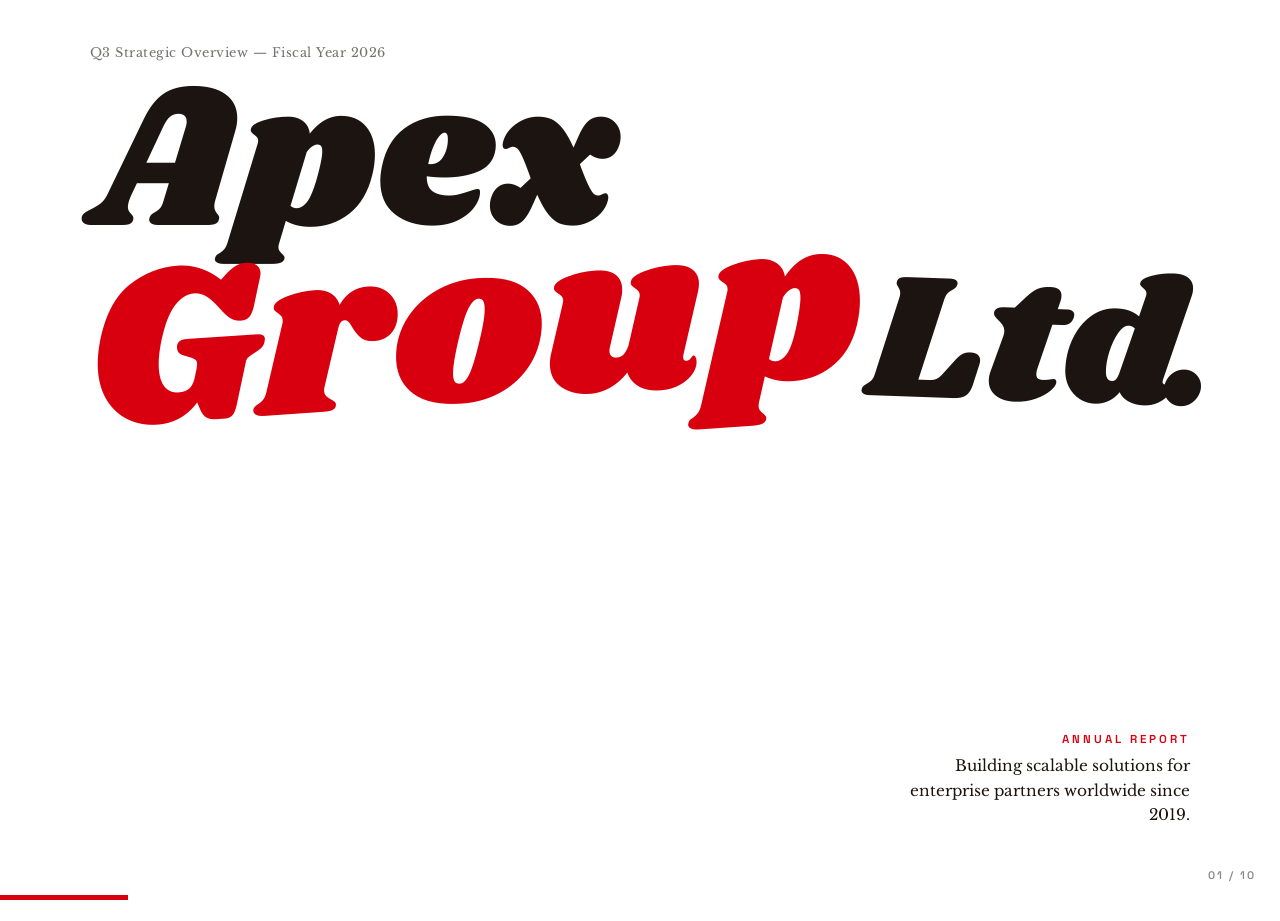
<file: skills/beautiful-html-templates/templates/bold-poster/template.html>
<!DOCTYPE html>
<html lang="en">
<head>
  <meta charset="UTF-8">
  <meta name="viewport" content="width=device-width, initial-scale=1.0">
  <title>Bold Poster Business Presentation</title>
  <link href="https://fonts.googleapis.com/css2?family=Shrikhand&family=Libre+Baskerville:ital,wght@0,400;0,700;1,400&family=Space+Grotesk:wght@400;500;600;700&display=swap" rel="stylesheet">
  <style>
    :root {
      --bg: #FFFFFF;
      --dark: #1C1410;
      --red: #D8000F;
      --light: #F5F2EF;
    }

    * { margin: 0; padding: 0; box-sizing: border-box; }

    html, body {
      width: 100%; height: 100%;
      overflow: hidden;
      background: var(--bg);
      font-family: 'Libre Baskerville', serif;
      color: var(--dark);
    }

    /* ---------- NAV ---------- */
    .progress {
      position: fixed; bottom: 0; left: 0; height: 5px;
      background: var(--red); z-index: 100;
      transition: width 0.5s cubic-bezier(0.22,1,0.36,1);
    }
    .counter {
      position: fixed; bottom: 18px; right: 24px; z-index: 100;
      font-family: 'Space Grotesk', sans-serif;
      font-size: 11px; letter-spacing: 2px; text-transform: uppercase;
      font-weight: 600; color: var(--dark); opacity: 0.5;
    }
    .hint {
      position: fixed; bottom: 18px; left: 50%; transform: translateX(-50%);
      z-index: 100; font-family: 'Space Grotesk', sans-serif;
      font-size: 10px; letter-spacing: 1.5px; text-transform: uppercase;
      color: var(--dark); opacity: 0; transition: opacity 0.4s ease;
      background: var(--light); padding: 6px 14px; border-radius: 4px;
    }
    body:hover .hint { opacity: 0.5; }

    /* ---------- SLIDE SYSTEM ---------- */
    .slides { width: 100%; height: 100%; position: relative; }
    .slide {
      position: absolute; inset: 0;
      display: flex; flex-direction: column;
      justify-content: center; align-items: center;
      opacity: 0; pointer-events: none;
      transform: translateY(30px) scale(0.98);
      transition: opacity 0.55s ease, transform 0.55s cubic-bezier(0.22,1,0.36,1);
      overflow: hidden; padding: 48px 56px;
    }
    .slide.active {
      opacity: 1; pointer-events: all;
      transform: translateY(0) scale(1);
    }

    /* ---------- UTILITIES ---------- */
    .font-display { font-family: 'Shrikhand', cursive; }
    .font-serif { font-family: 'Libre Baskerville', serif; }
    .font-sans { font-family: 'Space Grotesk', sans-serif; }

    .bullet-list {
      list-style: none; padding: 0; margin: 0;
    }
    .bullet-list li {
      font-family: 'Space Grotesk', sans-serif;
      font-size: clamp(10px, 0.9vw, 12px);
      line-height: 1.45; color: var(--dark); opacity: 0.8;
      padding-left: 14px; position: relative; margin-bottom: 5px;
    }
    .bullet-list li::before {
      content: '\2014'; position: absolute; left: 0;
      color: var(--red); font-weight: 700;
    }

    /* ---------- SLIDE 1: HERO (ULTRA LOW) ---------- */
    .slide-hero {
      background: var(--bg);
      justify-content: flex-start; align-items: flex-start;
      padding-top: 5vh; padding-left: 7vw;
    }
    .hero-meta {
      font-family: 'Libre Baskerville', serif;
      font-size: clamp(11px, 1vw, 14px);
      color: var(--dark); opacity: 0.6;
      margin-bottom: 1.5vh; letter-spacing: 0.5px;
    }
    .hero-title-group {
      position: relative; width: 100%;
    }
    .hero-title {
      font-family: 'Shrikhand', cursive;
      font-size: clamp(72px, 16vw, 220px);
      line-height: 0.88; color: var(--dark); letter-spacing: 1px;
    }
    .hero-title.red {
      color: var(--red);
      font-size: clamp(84px, 18vw, 260px);
      line-height: 0.85; transform: rotate(-4deg);
      display: inline-block; margin-left: -0.5vw; margin-top: -2vh;
    }
    .hero-title.bottom {
      font-size: clamp(64px, 14vw, 200px);
      line-height: 0.9; transform: rotate(2deg);
      display: inline-block; margin-top: -1vh;
    }
    .hero-tagline {
      position: absolute; right: 7vw; bottom: 8vh;
      text-align: right; max-width: 300px;
    }
    .hero-tagline .tag-label {
      font-family: 'Space Grotesk', sans-serif;
      font-size: clamp(10px, 0.9vw, 12px);
      letter-spacing: 3px; text-transform: uppercase;
      font-weight: 600; color: var(--red); margin-bottom: 8px;
    }
    .hero-tagline .tag-body {
      font-family: 'Libre Baskerville', serif;
      font-size: clamp(13px, 1.2vw, 16px);
      line-height: 1.6; color: var(--dark); 
    }

    /* ---------- SLIDE 2: RED STATEMENT (ULTRA LOW) ---------- */
    .slide-red {
      background: var(--red); color: var(--bg);
      text-align: center; justify-content: center;
    }
    .red-quote {
      font-family: 'Shrikhand', cursive;
      font-size: clamp(32px, 7vw, 90px);
      line-height: 1.15;
      text-shadow: 2px 2px 0 rgba(28,20,16,0.25), 4px 4px 0 rgba(28,20,16,0.2), 6px 6px 0 rgba(28,20,16,0.15);
      max-width: 900px;
    }
    .red-cite {
      font-family: 'Libre Baskerville', serif;
      font-size: clamp(13px, 1.3vw, 16px);
      margin-top: 3vh; opacity: 0.85;
    }

    /* ---------- SLIDE 3: EXECUTIVE SUMMARY (MEDIUM) ---------- */
    .slide-summary {
      background: var(--bg); justify-content: center;
      align-items: center;
    }
    .summary-inner {
      width: 100%; max-width: 1100px;
    }
    .summary-header {
      font-family: 'Shrikhand', cursive;
      font-size: clamp(32px, 5vw, 64px);
      color: var(--dark); line-height: 1; margin-bottom: 4vh;
    }
    .summary-columns {
      display: grid; grid-template-columns: 1fr 1fr;
      gap: 48px; margin-bottom: 4vh;
    }
    .summary-col {
      font-family: 'Libre Baskerville', serif;
      font-size: clamp(13px, 1.2vw, 16px);
      line-height: 1.75; color: var(--dark);
    }
    .summary-col strong {
      font-family: 'Space Grotesk', sans-serif;
      font-weight: 600; font-size: 0.95em;
      letter-spacing: 0.3px;
    }
    .summary-highlights {
      display: grid; grid-template-columns: repeat(3, 1fr);
      gap: 0; border: 2px solid var(--dark);
    }
    .summary-hl {
      padding: 20px 24px; border: 1px solid var(--dark);
      display: flex; flex-direction: column;
    }
    .summary-hl .hl-num {
      font-family: 'Shrikhand', cursive;
      font-size: clamp(28px, 3.5vw, 48px);
      color: var(--red); line-height: 1; margin-bottom: 6px;
    }
    .summary-hl .hl-label {
      font-family: 'Space Grotesk', sans-serif;
      font-size: 10px; letter-spacing: 2px;
      text-transform: uppercase; font-weight: 600;
      color: var(--dark); margin-bottom: 4px;
    }
    .summary-hl .hl-body {
      font-family: 'Libre Baskerville', serif;
      font-size: clamp(11px, 1vw, 13px);
      line-height: 1.5; color: var(--dark); opacity: 0.75;
    }

    /* ---------- SLIDE 4: FINANCIAL GRID (HIGH) ---------- */
    .slide-financial {
      background: var(--bg); justify-content: center;
      align-items: stretch;
    }
    .fin-header {
      font-family: 'Shrikhand', cursive;
      font-size: clamp(36px, 6vw, 72px);
      color: var(--dark); margin-bottom: 3vh; line-height: 1;
    }
    .fin-grid {
      display: grid; grid-template-columns: repeat(3, 1fr);
      gap: 0; width: 100%; max-width: 1100px;
      border: 3px solid var(--dark);
    }
    .fin-cell {
      padding: 22px 20px; border: 1.5px solid var(--dark);
      display: flex; flex-direction: column; justify-content: flex-start;
    }
    .fin-cell .fc-num {
      font-family: 'Shrikhand', cursive;
      font-size: clamp(28px, 3.5vw, 52px);
      color: var(--red); line-height: 1; margin-bottom: 8px;
    }
    .fin-cell .fc-label {
      font-family: 'Space Grotesk', sans-serif;
      font-size: 10px; letter-spacing: 2px;
      text-transform: uppercase; font-weight: 600;
      color: var(--dark); margin-bottom: 6px;
    }
    .fin-cell .fc-body {
      font-family: 'Libre Baskerville', serif;
      font-size: clamp(11px, 1vw, 13px);
      line-height: 1.55; color: var(--dark); opacity: 0.8;
      margin-bottom: 10px;
    }
    .fin-cell .fc-micro {
      font-family: 'Space Grotesk', sans-serif;
      font-size: 10px; color: var(--dark); opacity: 0.5;
      line-height: 1.4; margin-top: auto;
    }

    /* ---------- SLIDE 5: BIG STAT (LOW) ---------- */
    .slide-stat {
      background: var(--bg); justify-content: center;
      align-items: center; text-align: center;
    }
    .stat-big {
      font-family: 'Shrikhand', cursive;
      font-size: clamp(120px, 26vw, 320px);
      line-height: 0.82; color: var(--red);
      transform: rotate(-6deg); display: inline-block;
    }
    .stat-row {
      display: flex; gap: 48px; justify-content: center;
      margin-top: 5vh;
    }
    .stat-item {
      text-align: center;
    }
    .stat-item .si-num {
      font-family: 'Shrikhand', cursive;
      font-size: clamp(28px, 4vw, 56px);
      color: var(--dark); line-height: 1;
    }
    .stat-item .si-label {
      font-family: 'Space Grotesk', sans-serif;
      font-size: 10px; letter-spacing: 2px;
      text-transform: uppercase; font-weight: 600;
      color: var(--dark); margin-top: 4px;
    }
    .stat-context {
      font-family: 'Libre Baskerville', serif;
      font-size: clamp(13px, 1.2vw, 16px);
      color: var(--dark); opacity: 0.7;
      margin-top: 3vh; max-width: 520px; line-height: 1.6;
    }

    /* ---------- SLIDE 6: SERVICES (HIGH) ---------- */
    .slide-services {
      background: var(--bg); justify-content: center;
      align-items: center;
    }
    .svc-header {
      font-family: 'Shrikhand', cursive;
      font-size: clamp(32px, 5vw, 64px);
      color: var(--dark); line-height: 1; margin-bottom: 3vh;
    }
    .svc-grid {
      display: grid; grid-template-columns: 1fr 1fr;
      gap: 24px 32px; width: 100%; max-width: 1000px;
    }
    .svc-card {
      border-left: 4px solid var(--red);
      padding-left: 18px;
    }
    .svc-card .svc-title {
      font-family: 'Shrikhand', cursive;
      font-size: clamp(22px, 3vw, 36px);
      line-height: 1.1; color: var(--dark); margin-bottom: 8px;
    }
    .svc-card .svc-body {
      font-family: 'Libre Baskerville', serif;
      font-size: clamp(12px, 1.1vw, 14px);
      line-height: 1.6; color: var(--dark); opacity: 0.8;
      margin-bottom: 10px;
    }
    .svc-card .svc-bullets {
      list-style: none; padding: 0; margin: 0;
    }
    .svc-card .svc-bullets li {
      font-family: 'Space Grotesk', sans-serif;
      font-size: clamp(10px, 0.9vw, 12px);
      line-height: 1.45; color: var(--dark); opacity: 0.7;
      padding-left: 12px; position: relative; margin-bottom: 3px;
    }
    .svc-card .svc-bullets li::before {
      content: '\2022'; position: absolute; left: 0;
      color: var(--red);
    }

    /* ---------- SLIDE 7: ROADMAP (VERY HIGH) ---------- */
    .slide-roadmap {
      background: var(--dark); color: var(--bg);
      justify-content: center; align-items: center;
      padding: 40px 48px;
    }
    .rm-inner {
      width: 100%; max-width: 1100px;
      display: grid; grid-template-columns: 1fr 1fr;
      gap: 28px 36px;
    }
    .rm-phase {
      border-left: 3px solid var(--red);
      padding-left: 16px;
    }
    .rm-phase .rm-label {
      font-family: 'Space Grotesk', sans-serif;
      font-size: 9px; letter-spacing: 3px;
      text-transform: uppercase; font-weight: 600;
      color: var(--red); margin-bottom: 6px;
    }
    .rm-phase .rm-title {
      font-family: 'Shrikhand', cursive;
      font-size: clamp(18px, 2.5vw, 32px);
      line-height: 1.1; color: var(--bg); margin-bottom: 8px;
    }
    .rm-phase .rm-body {
      font-family: 'Libre Baskerville', serif;
      font-size: clamp(11px, 1vw, 13px);
      line-height: 1.6; color: var(--bg); opacity: 0.65;
      margin-bottom: 10px;
    }
    .rm-phase .rm-bullets {
      list-style: none; padding: 0; margin: 0;
    }
    .rm-phase .rm-bullets li {
      font-family: 'Space Grotesk', sans-serif;
      font-size: clamp(10px, 0.85vw, 11px);
      line-height: 1.4; color: var(--bg); opacity: 0.5;
      padding-left: 12px; position: relative; margin-bottom: 3px;
    }
    .rm-phase .rm-bullets li::before {
      content: '\2022'; position: absolute; left: 0;
      color: var(--red);
    }

    /* ---------- SLIDE 8: PILLARS (VERY HIGH) ---------- */
    .slide-pillars {
      flex-direction: row; padding: 0; background: var(--bg);
    }
    .pillar {
      flex: 1; display: flex; flex-direction: column;
      justify-content: flex-start; align-items: flex-start;
      padding: 32px 24px; text-align: left;
      border-right: 3px solid var(--dark); position: relative;
      overflow-y: auto;
    }
    .pillar:last-child { border-right: none; }
    .pillar:nth-child(odd) { background: var(--light); }
    .pillar .p-num {
      font-family: 'Shrikhand', cursive;
      font-size: clamp(36px, 5vw, 64px);
      color: var(--red); line-height: 1; margin-bottom: 10px;
    }
    .pillar .p-title {
      font-family: 'Shrikhand', cursive;
      font-size: clamp(18px, 2.2vw, 28px);
      color: var(--dark); line-height: 1.15; margin-bottom: 12px;
    }
    .pillar .p-lead {
      font-family: 'Libre Baskerville', serif;
      font-size: clamp(12px, 1.1vw, 14px);
      line-height: 1.6; color: var(--dark); 
      margin-bottom: 12px;
    }
    .pillar .p-bullets {
      list-style: none; padding: 0; margin: 0; width: 100%;
    }
    .pillar .p-bullets li {
      font-family: 'Space Grotesk', sans-serif;
      font-size: clamp(10px, 0.9vw, 12px);
      line-height: 1.45; color: var(--dark); opacity: 0.75;
      padding: 5px 0; border-bottom: 1px solid rgba(28,20,16,0.08);
    }
    .pillar .p-bullets li:last-child { border-bottom: none; }

    /* ---------- SLIDE 9: GLOBAL (MEDIUM-HIGH) ---------- */
    .slide-global {
      background: var(--bg); justify-content: center;
      align-items: center;
    }
    .global-inner {
      width: 100%; max-width: 1000px;
      display: grid; grid-template-columns: 1fr 1fr;
      gap: 32px 40px;
    }
    .global-header {
      grid-column: 1 / -1;
      font-family: 'Shrikhand', cursive;
      font-size: clamp(32px, 5vw, 64px);
      color: var(--dark); line-height: 1; margin-bottom: 1vh;
    }
    .global-card {
      border: 2px solid var(--dark); padding: 24px;
      display: flex; flex-direction: column;
    }
    .global-card .gc-label {
      font-family: 'Space Grotesk', sans-serif;
      font-size: 10px; letter-spacing: 2px;
      text-transform: uppercase; font-weight: 600;
      color: var(--red); margin-bottom: 10px;
    }
    .global-card .gc-title {
      font-family: 'Shrikhand', cursive;
      font-size: clamp(20px, 2.5vw, 32px);
      color: var(--dark); line-height: 1.1; margin-bottom: 10px;
    }
    .global-card .gc-body {
      font-family: 'Libre Baskerville', serif;
      font-size: clamp(12px, 1.1vw, 14px);
      line-height: 1.65; color: var(--dark); opacity: 0.8;
    }
    .global-card .gc-stats {
      display: flex; gap: 20px; margin-top: 14px;
    }
    .global-card .gc-stat {
      font-family: 'Space Grotesk', sans-serif;
      font-size: 10px; color: var(--dark); opacity: 0.6;
      line-height: 1.4;
    }
    .global-card .gc-stat strong {
      font-family: 'Shrikhand', cursive;
      font-size: clamp(18px, 2vw, 28px);
      color: var(--red); display: block; line-height: 1;
      margin-bottom: 2px;
    }

    /* ---------- SLIDE 10: CLOSING (ULTRA LOW) ---------- */
    .slide-close {
      background: var(--bg); justify-content: center;
      align-items: center; text-align: center; position: relative;
    }
    .close-big {
      font-family: 'Shrikhand', cursive;
      font-size: clamp(80px, 18vw, 260px);
      line-height: 0.88; color: var(--red);
      transform: rotate(-5deg); display: inline-block;
    }
    .close-sub {
      font-family: 'Libre Baskerville', serif;
      font-size: clamp(14px, 1.5vw, 18px);
      color: var(--dark);
      margin-top: 4vh; max-width: 520px; line-height: 1.6;
    }
    .close-links {
      margin-top: 5vh; display: flex; gap: 32px;
      font-family: 'Space Grotesk', sans-serif;
      font-size: clamp(10px, 0.9vw, 12px);
      letter-spacing: 2px; text-transform: uppercase;
      font-weight: 600;
    }
    .close-links a {
      color: var(--dark); text-decoration: none;
      border-bottom: 2px solid var(--red); padding-bottom: 4px;
      transition: color 0.3s;
    }
    .close-links a:hover { color: var(--red); }

    /* ---------- RESPONSIVE ---------- */
    @media (max-width: 768px) {
      .slide { padding: 32px 24px; }
      .summary-columns { grid-template-columns: 1fr; gap: 20px; }
      .summary-highlights { grid-template-columns: 1fr; }
      .fin-grid { grid-template-columns: 1fr 1fr; }
      .svc-grid { grid-template-columns: 1fr; gap: 20px; }
      .rm-inner { grid-template-columns: 1fr; gap: 20px; }
      .slide-pillars { flex-direction: column; }
      .pillar { border-right: none; border-bottom: 3px solid var(--dark); padding: 24px; }
      .pillar:last-child { border-bottom: none; }
      .global-inner { grid-template-columns: 1fr; gap: 20px; }
      .stat-row { flex-direction: column; gap: 16px; }
      .hero-tagline { position: relative; right: auto; bottom: auto; text-align: left; margin-top: 3vh; max-width: 100%; }
    }
  </style>
</head>
<body>

  <div class="progress" id="progress"></div>
  <div class="counter" id="counter">01 / 10</div>
  <div class="hint"><span>&#8592;</span> Click or Swipe <span>&#8594;</span></div>

  <div class="slides" id="slides">

    <!-- SLIDE 1: HERO (ULTRA LOW) -->
    <div class="slide slide-hero active" data-index="0">
      <div class="hero-meta">Q3 Strategic Overview &mdash; Fiscal Year 2026</div>
      <div class="hero-title-group">
        <div class="hero-title">Apex</div>
        <div class="hero-title red">Group</div>
        <div class="hero-title bottom">Ltd.</div>
      </div>
      <div class="hero-tagline">
        <div class="tag-label">Annual Report</div>
        <div class="tag-body">Building scalable solutions for enterprise partners worldwide since 2019.</div>
      </div>
    </div>

    <!-- SLIDE 2: RED STATEMENT (ULTRA LOW) -->
    <div class="slide slide-red" data-index="1">
      <div class="red-quote">"We don't follow markets. We build the infrastructure they run on."</div>
      <div class="red-cite">&mdash; Our operating thesis since day one</div>
    </div>

    <!-- SLIDE 3: EXECUTIVE SUMMARY (MEDIUM) -->
    <div class="slide slide-summary" data-index="2">
      <div class="summary-inner">
        <div class="summary-header">Executive Summary</div>
        <div class="summary-columns">
          <div class="summary-col">
            <strong>Apex Group Ltd.</strong> partners with ambitious enterprise teams to turn complex operational challenges into scalable software infrastructure. Founded in 2019, we now serve <strong>48 active clients</strong> across fintech, logistics, and SaaS verticals in <strong>12 countries</strong>.
            <br><br>
            Our platform model combines strategic consulting, product design, and engineering execution under one engagement structure, eliminating the handoff delays and knowledge loss typical of multi-vendor arrangements.
          </div>
          <div class="summary-col">
            This fiscal year we delivered <strong>14 major product releases</strong>, achieved SOC 2 Type II certification, reduced API latency by 40% at the 99th percentile, and launched a self-serve tier for mid-market customers.
            <br><br>
            Looking ahead, we are expanding into EMEA and APAC through two new regional hubs, targeting <strong>$18M ARR</strong> by Q4 2026 with a clear path to profitability at scale.
          </div>
        </div>
        <div class="summary-highlights">
          <div class="summary-hl">
            <div class="hl-num">340%</div>
            <div class="hl-label">YoY Revenue Growth</div>
            <div class="hl-body">From $2.7M to $12M ARR in 24 months with positive unit economics.</div>
          </div>
          <div class="summary-hl">
            <div class="hl-num">94%</div>
            <div class="hl-label">Gross Retention</div>
            <div class="hl-body">Enterprise clients renew at industry-leading rates with zero churn in top quartile.</div>
          </div>
          <div class="summary-hl">
            <div class="hl-num">120</div>
            <div class="hl-label">Team Members</div>
            <div class="hl-body">Engineering, design, and strategy distributed across four continents.</div>
          </div>
        </div>
      </div>
    </div>

    <!-- SLIDE 4: FINANCIAL GRID (HIGH) -->
    <div class="slide slide-financial" data-index="3">
      <div class="fin-header">Financial Performance</div>
      <div class="fin-grid">
        <div class="fin-cell">
          <div class="fc-num">$12.4M</div>
          <div class="fc-label">Annual Recurring Revenue</div>
          <div class="fc-body">Net revenue retention of 118% driven by expansion revenue from existing accounts.</div>
          <div class="fc-micro">Up from $2.7M two years prior.</div>
        </div>
        <div class="fin-cell">
          <div class="fc-num">18%</div>
          <div class="fc-label">Net Profit Margin</div>
          <div class="fc-body">Profitable for six consecutive quarters while reinvesting 35% of gross profit into R&D.</div>
          <div class="fc-micro">EBITDA positive since Q2 FY24.</div>
        </div>
        <div class="fin-cell">
          <div class="fc-num">$420</div>
          <div class="fc-label">Avg. Contract Value</div>
          <div class="fc-body">Enterprise ACV measured in thousands. Median contract length is 24 months with annual escalation.</div>
          <div class="fc-micro">Top decile ACV: $1.8M.</div>
        </div>
        <div class="fin-cell">
          <div class="fc-num">4.2x</div>
          <div class="fc-label">LTV / CAC Ratio</div>
          <div class="fc-body">Customer lifetime value of $48K against blended acquisition cost of $11.4K across all channels.</div>
          <div class="fc-micro">Enterprise segment: 6.8x.</div>
        </div>
        <div class="fin-cell">
          <div class="fc-num">8 mo</div>
          <div class="fc-label">Cash Runway</div>
          <div class="fc-body">$8.2M cash on hand with monthly burn of $980K, fully funded to profitability without additional raises.</div>
          <div class="fc-micro">Series A closed March 2025.</div>
        </div>
        <div class="fin-cell">
          <div class="fc-num">$18M</div>
          <div class="fc-label">FY27 Revenue Target</div>
          <div class="fc-body">Projected ARR by March 2027 based on current pipeline velocity and expansion assumptions.</div>
          <div class="fc-micro">Weighted pipeline: $31M.</div>
        </div>
      </div>
    </div>

    <!-- SLIDE 5: BIG STAT (LOW) -->
    <div class="slide slide-stat" data-index="4">
      <div class="stat-big">96%</div>
      <div class="stat-row">
        <div class="stat-item">
          <div class="si-num">48</div>
          <div class="si-label">Active Clients</div>
        </div>
        <div class="stat-item">
          <div class="si-num">12</div>
          <div class="si-label">Countries</div>
        </div>
        <div class="stat-item">
          <div class="si-num">99.97%</div>
          <div class="si-label">Platform Uptime</div>
        </div>
      </div>
      <div class="stat-context">
        Customer satisfaction score across all active engagements, measured quarterly via NPS and CSAT composite.
      </div>
    </div>

    <!-- SLIDE 6: SERVICES (HIGH) -->
    <div class="slide slide-services" data-index="5">
      <div class="svc-header">Service Lines</div>
      <div class="svc-grid">
        <div class="svc-card">
          <div class="svc-title">Strategy</div>
          <div class="svc-body">Market analysis, competitive positioning, and multi-year roadmaps that bridge ambition with executable milestones.</div>
          <ul class="svc-bullets">
            <li>Market sizing and TAM analysis</li>
            <li>Competitive landscape mapping</li>
            <li>Pricing strategy and packaging design</li>
            <li>M&A target identification and diligence</li>
          </ul>
        </div>
        <div class="svc-card">
          <div class="svc-title">Design</div>
          <div class="svc-body">Product design, brand systems, and user research that make complexity feel effortless to end users.</div>
          <ul class="svc-bullets">
            <li>UX research and journey mapping</li>
            <li>Design systems at scale</li>
            <li>Prototyping and usability testing</li>
            <li>Brand identity and visual language</li>
          </ul>
        </div>
        <div class="svc-card">
          <div class="svc-title">Build</div>
          <div class="svc-body">Scalable architecture, robust APIs, and infrastructure that grows with demand rather than against it.</div>
          <ul class="svc-bullets">
            <li>Cloud-native architecture design</li>
            <li>API development and developer experience</li>
            <li>Security audit and compliance engineering</li>
            <li>CI/CD pipelines and observability</li>
          </ul>
        </div>
        <div class="svc-card">
          <div class="svc-title">Scale</div>
          <div class="svc-body">Go-to-market planning, partner programs, and revenue operations that compound quarter over quarter.</div>
          <ul class="svc-bullets">
            <li>Partner channel development</li>
            <li>Sales process and tooling</li>
            <li>Customer success playbooks</li>
            <li>Revenue operations and forecasting</li>
          </ul>
        </div>
      </div>
    </div>

    <!-- SLIDE 7: ROADMAP (VERY HIGH) -->
    <div class="slide slide-roadmap" data-index="6">
      <div class="rm-inner">
        <div class="rm-phase">
          <div class="rm-label">Phase One &mdash; Complete (FY22-FY24)</div>
          <div class="rm-title">Foundation</div>
          <div class="rm-body">Core platform refined. Enterprise-grade compliance and security architecture shipped. Initial customer base validated product-market fit across three verticals.</div>
          <ul class="rm-bullets">
            <li>14 major product releases this quarter</li>
            <li>SOC 2 Type II and ISO 27001 certifications</li>
            <li>API latency reduced 40% at p99</li>
            <li>Self-serve onboarding launched for SMB tier</li>
          </ul>
        </div>
        <div class="rm-phase">
          <div class="rm-label">Phase Two &mdash; Current (FY25)</div>
          <div class="rm-title">Expansion</div>
          <div class="rm-body">Two new regional hubs. Localized compliance infrastructure. Partner channel activation. Direct sales team scaling in two new geographies.</div>
          <ul class="rm-bullets">
            <li>EMEA hub operational in London by Q1</li>
            <li>APAC hub in Singapore scheduled Q2</li>
            <li>5 strategic partners signed, 12 in pipeline</li>
            <li>Localized pricing and tax handling live</li>
          </ul>
        </div>
        <div class="rm-phase">
          <div class="rm-label">Phase Three &mdash; FY26-FY27</div>
          <div class="rm-title">Platformization</div>
          <div class="rm-body">Opening core infrastructure to certified third-party developers and system integrators. Marketplace model for extensions and integrations.</div>
          <ul class="rm-bullets">
            <li>Developer portal and sandbox environment</li>
            <li>App marketplace with revenue sharing</li>
            <li>Partner certification program and badge system</li>
            <li>White-label licensing for large enterprises</li>
          </ul>
        </div>
        <div class="rm-phase">
          <div class="rm-label">Phase Four &mdash; FY28+</div>
          <div class="rm-title">Ecosystem</div>
          <div class="rm-body">Becoming the default infrastructure layer for our vertical across global markets. Strategic M&A to fill capability gaps.</div>
          <ul class="rm-bullets">
            <li>Strategic M&A for complementary capabilities</li>
            <li>Industry consortium and standards body founding</li>
            <li>Open-source components for community trust</li>
            <li>Target: 500+ active platform partners</li>
          </ul>
        </div>
      </div>
    </div>

    <!-- SLIDE 8: PILLARS (VERY HIGH) -->
    <div class="slide slide-pillars" data-index="7">
      <div class="pillar">
        <div class="p-num">01</div>
        <div class="p-title">Clarity</div>
        <div class="p-lead">Every decision is documented, traceable, and communicated with context.</div>
        <ul class="p-bullets">
          <li>Clear DRI assigned to every initiative</li>
          <li>Public dashboards with real-time metrics</li>
          <li>Decision logs published within 24 hours</li>
          <li>Weekly all-hands with open Q&A format</li>
          <li>Written strategy docs preferred over decks</li>
          <li>OKRs visible to all employees by default</li>
        </ul>
      </div>
      <div class="pillar">
        <div class="p-num">02</div>
        <div class="p-title">Velocity</div>
        <div class="p-lead">Speed comes from focus and tooling, not from working longer hours.</div>
        <ul class="p-bullets">
          <li>Two-week sprints with public retrospectives</li>
          <li>CI/CD with production deploys every day</li>
          <li>Feature flags for gradual, safe rollouts</li>
          <li>Direct customer feedback in every cycle</li>
          <li>Bi-weekly demos open to all stakeholders</li>
          <li>Automated testing at 94% code coverage</li>
        </ul>
      </div>
      <div class="pillar">
        <div class="p-num">03</div>
        <div class="p-title">Trust</div>
        <div class="p-lead">Radical transparency with partners, employees, and the market.</div>
        <ul class="p-bullets">
          <li>Real-time uptime dashboards shared externally</li>
          <li>Quarterly business reviews with all clients</li>
          <li>Security reports published proactively</li>
          <li>90-day exit clauses in every contract</li>
          <li>Named account engineers for enterprise tier</li>
          <li>Open API status page with incident history</li>
        </ul>
      </div>
    </div>

    <!-- SLIDE 9: GLOBAL (MEDIUM-HIGH) -->
    <div class="slide slide-global" data-index="8">
      <div class="global-inner">
        <div class="global-header">Global Presence</div>
        <div class="global-card">
          <div class="gc-label">Headquarters</div>
          <div class="gc-title">San Francisco</div>
          <div class="gc-body">Primary engineering, design, and executive leadership based in the Bay Area. Founded here in 2019.</div>
          <div class="gc-stats">
            <div class="gc-stat"><strong>65</strong> employees</div>
            <div class="gc-stat"><strong>42K</strong> sq ft office</div>
          </div>
        </div>
        <div class="global-card">
          <div class="gc-label">Regional Hub</div>
          <div class="gc-title">London</div>
          <div class="gc-body">EMEA sales, customer success, and compliance operations. Serves clients across UK, EU, and Middle East.</div>
          <div class="gc-stats">
            <div class="gc-stat"><strong>28</strong> employees</div>
            <div class="gc-stat"><strong>18</strong> clients live</div>
          </div>
        </div>
        <div class="global-card">
          <div class="gc-label">Regional Hub</div>
          <div class="gc-title">Singapore</div>
          <div class="gc-body">APAC expansion hub launching Q2 2026. Focus on fintech and logistics verticals in Southeast Asia.</div>
          <div class="gc-stats">
            <div class="gc-stat"><strong>12</strong> employees</div>
            <div class="gc-stat"><strong>4</strong> clients pilot</div>
          </div>
        </div>
        <div class="global-card">
          <div class="gc-label">Distributed</div>
          <div class="gc-title">Remote Network</div>
          <div class="gc-body">Engineering and design talent in 8 additional countries. Async-first culture with quarterly offsites.</div>
          <div class="gc-stats">
            <div class="gc-stat"><strong>15</strong> remote staff</div>
            <div class="gc-stat"><strong>8</strong> time zones</div>
          </div>
        </div>
      </div>
    </div>

    <!-- SLIDE 10: CLOSING (ULTRA LOW) -->
    <div class="slide slide-close" data-index="9">
      <div class="close-big">Thank You</div>
      <div class="close-sub">
        Ready to explore what we can build together?<br>
        hello@apexgroup.co &mdash; San Francisco &mdash; Worldwide
      </div>
      <div class="close-links">
        <a href="#">LinkedIn</a>
        <a href="#">Contact</a>
        <a href="#">Careers</a>
      </div>
    </div>

  </div>

  <script>
    (function() {
      const slides = document.querySelectorAll('.slide');
      const progress = document.getElementById('progress');
      const counter = document.getElementById('counter');
      const total = slides.length;
      let current = 0;

      function show(i) {
        slides.forEach((s, idx) => s.classList.toggle('active', idx === i));
        progress.style.width = ((i + 1) / total * 100) + '%';
        counter.textContent = String(i + 1).padStart(2, '0') + ' / ' + String(total).padStart(2, '0');
      }

      function next() { if (current < total - 1) { current++; show(current); } }
      function prev() { if (current > 0) { current--; show(current); } }

      document.addEventListener('keydown', (e) => {
        if (e.key === 'ArrowRight' || e.key === 'ArrowDown' || e.key === ' ' || e.key === 'Enter' || e.key === 'PageDown') {
          e.preventDefault(); next();
        } else if (e.key === 'ArrowLeft' || e.key === 'ArrowUp' || e.key === 'PageUp') {
          e.preventDefault(); prev();
        }
      });

      document.addEventListener('click', (e) => {
        const x = e.clientX;
        const w = window.innerWidth;
        if (x > w / 2) next(); else prev();
      });

      let tx = 0;
      document.addEventListener('touchstart', (e) => { tx = e.changedTouches[0].screenX; });
      document.addEventListener('touchend', (e) => {
        const dx = e.changedTouches[0].screenX - tx;
        if (dx < -50) next();
        else if (dx > 50) prev();
      });

      show(0);
    })();
  </script>
</body>
</html>
</file>
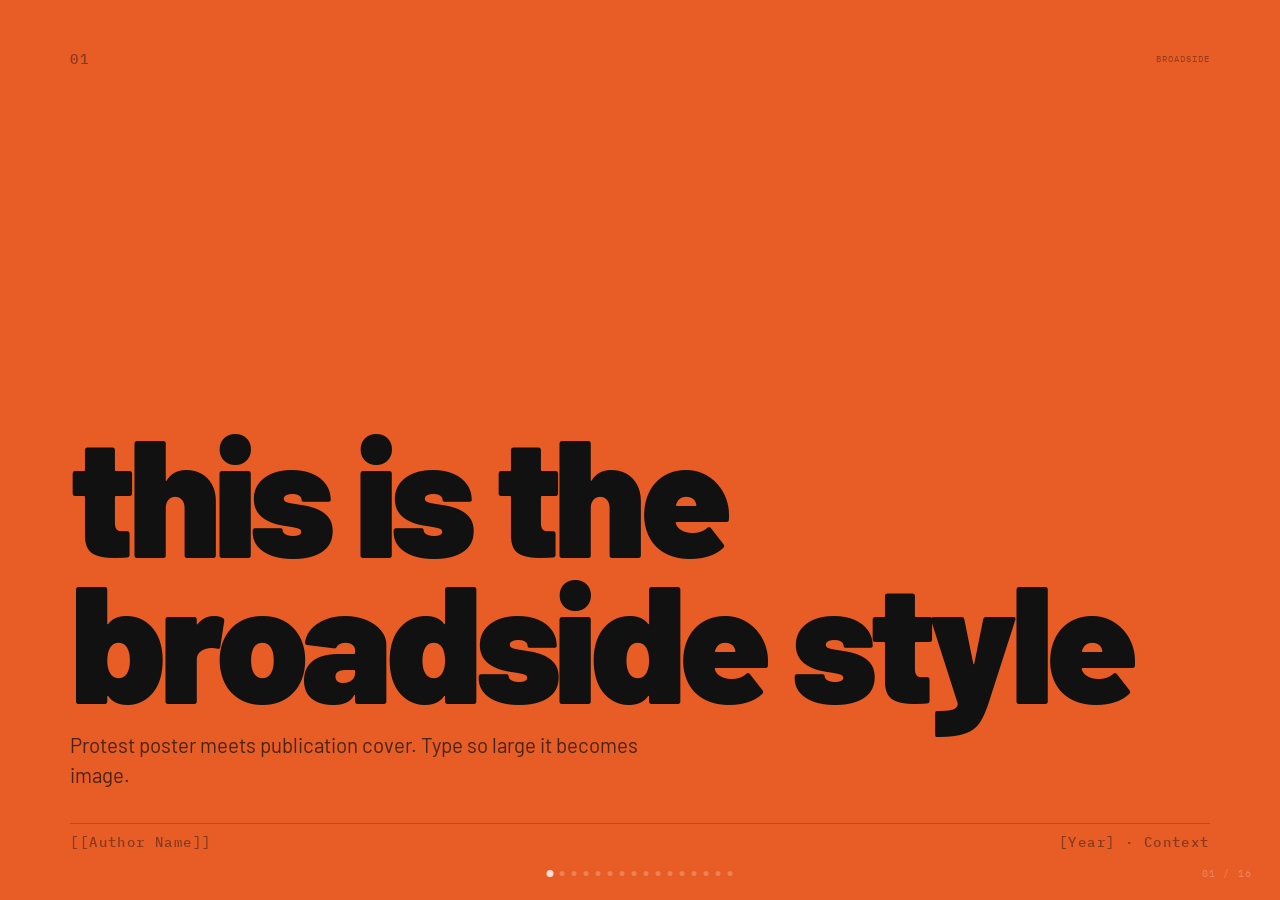
<file: skills/beautiful-html-templates/templates/broadside/template.html>
<!doctype html>
<html lang="en">
  <head>
    <meta charset="UTF-8" />
    <meta name="viewport" content="width=device-width, initial-scale=1.0" />
    <title>Broadside Presentation</title>

    <link rel="preconnect" href="https://fonts.googleapis.com" />
    <link rel="preconnect" href="https://fonts.gstatic.com" crossorigin />
    <!-- Broadside fonts: Barlow (the workhorse grotesque), IBM Plex Mono (chrome),
         Noto Sans SC (CJK fallback for all roles) -->
    <link
      href="https://fonts.googleapis.com/css2?family=Barlow:wght@400;500;700;800;900&family=IBM+Plex+Mono:wght@300;400;500&family=Noto+Sans+SC:wght@400;500;700;900&display=swap"
      rel="stylesheet"
    />

    <style>
      /* ╔══════════════════════════════════════════════════════════════════════╗
   ║  ZONE A · TOKENS                                                     ║
   ║                                                                      ║
   ║  This is the ONLY block you replace to change the visual style.      ║
   ║  Every color, font, and size in this file reads from these vars.     ║
   ║  Never write raw hex values, font names, or px sizes outside here.   ║
   ╚══════════════════════════════════════════════════════════════════════╝ */
      :root {
        /* ── Palette ──────────────────────────────────────────────────────── */
        --c-bg: #111111; /* near-black — the default slide background  */
        --c-bg-alt: #1a1a18; /* secondary surface on dark slides            */

        /* Broadside has NO light slides. These vars are overridden to dark
           so any accidental .light class still renders dark. */
        --c-bg-light: #111111;
        --c-bg-light-alt: #1a1a18;

        /* The signature: orange is not an accent here — it is the ENVIRONMENT.
           Cover and chapter slides use this as their full background fill. */
        --c-bg-orange: #e85d26;

        --c-fg: #f0ece5; /* primary text on dark slides                 */
        --c-fg-2: #888880; /* secondary / muted text on dark              */
        --c-fg-3: #505048; /* tertiary / hint text on dark                */

        /* Text colours for orange slides — ink on fire */
        --c-fg-light: #111111; /* primary text on orange                */
        --c-fg-light-2: #2a1810; /* muted text on orange                  */
        --c-fg-light-3: rgba(
          17,
          17,
          17,
          0.55
        ); /* hint text on orange               */

        --c-accent: #e85d26; /* orange = accent everywhere on dark slides   */
        --c-border: #282826; /* divider lines on dark slides                */
        --c-border-light: #282826; /* same dark border even on "light" (overridden)*/

        /* ── Typography ──────────────────────────────────────────────────── */
        /* Barlow: the defining typeface. Condensed grotesque. Always heavy.
           Used at max weight — 900 for display, 800 for h1, 700 for h2.
           Noto Sans SC provides full CJK coverage at matching weights. */
        --f-display: "Barlow", "Noto Sans SC", sans-serif;
        --f-heading: "Barlow", "Noto Sans SC", sans-serif;
        --f-body: "Barlow", "Noto Sans SC", system-ui, sans-serif;
        /* Mono: IBM Plex Mono for chrome labels, metadata, slide numbers */
        --f-mono: "IBM Plex Mono", monospace;

        /* ── Type Scale ───────────────────────────────────────────────────── */
        /* Broadside's defining trait: TYPE IS MASSIVE. Display is 13vw —
           on a 1440px screen that is ~187px. Words become graphic elements. */
        --sz-display: 13vw; /* the whole point — nearly abstract at full size */
        --sz-h1: 7.5vw; /* chapter title — still enormous                */
        --sz-h2: 4.5vw; /* slide headline                                */
        --sz-h3: 2.8vw; /* sub-headline                                  */
        --sz-lead: 1.6vw; /* lead paragraph                                */
        --sz-body: 1.2vw; /* body text                                     */
        --sz-caption: 0.9vw; /* captions, footnotes                           */
        --sz-label: 0.72vw; /* chrome labels, slide numbers, metadata        */

        /* ── Spacing ─────────────────────────────────────────────────────── */
        --pad-x: 5.5vw; /* tighter than skeleton — type fills the space  */
        --pad-y: 5.5vh;
        --gap-lg: 3.5vh;
        --gap-md: 2vh;
        --gap-sm: 1vh;

        /* ── Motion ──────────────────────────────────────────────────────── */
        --ease-slide: cubic-bezier(0.77, 0, 0.175, 1);
        --dur-slide: 0.8s;
        --ease-enter: cubic-bezier(0.16, 1, 0.3, 1);
        --dur-enter: 0.5s;
      }

      /* ╔══════════════════════════════════════════════════════════════════════╗
   ║  ZONE B · ENGINE — DO NOT MODIFY                                     ║
   ║                                                                      ║
   ║  Layout engine, transitions, animation system, navigation.           ║
   ║  Touching this breaks the mechanics.                                 ║
   ╚══════════════════════════════════════════════════════════════════════╝ */

      *,
      *::before,
      *::after {
        box-sizing: border-box;
        margin: 0;
        padding: 0;
      }
      html,
      body {
        width: 100%;
        height: 100%;
        overflow: hidden;
        background: var(--c-bg);
        -webkit-font-smoothing: antialiased;
      }

      /* Deck container — all slides sit side by side */
      #deck {
        display: flex;
        height: 100vh;
        /* Width = N * 100vw, set dynamically by JS */
        transition: transform var(--dur-slide) var(--ease-slide);
        will-change: transform;
      }

      /* Slide base — each slide is one full viewport */
      .slide {
        flex: 0 0 100vw;
        width: 100vw;
        height: 100vh;
        position: relative;
        padding: var(--pad-y) var(--pad-x);
        display: grid;
        grid-template-rows: auto 1fr auto;
        overflow: hidden;
      }
      /* Prevent grid children from overflowing */
      .slide-body {
        min-height: 0;
      }

      /* Slide themes */
      .slide.dark {
        background: var(--c-bg);
        color: var(--c-fg);
      }
      /* Broadside: .light is overridden to dark — there are no cream/white slides */
      .slide.light {
        background: var(--c-bg-light);
        color: var(--c-fg);
      }
      /* The orange theme — the signature Broadside treatment */
      .slide.orange {
        background: var(--c-bg-orange);
        color: var(--c-fg-light);
      }

      /* ── Animation system ──────────────────────────────────────────────── */
      /* All data-anim elements start invisible.
   They animate when their parent slide receives .is-active.
   JS resets animations before adding .is-active so re-visiting a slide re-plays them. */

      [data-anim] {
        opacity: 0;
      }

      .slide.is-active [data-anim] {
        animation-duration: var(--dur-enter);
        animation-timing-function: var(--ease-enter);
        animation-fill-mode: forwards;
      }
      .slide.is-active [data-anim="fade-up"] {
        animation-name: kFadeUp;
      }
      .slide.is-active [data-anim="fade-in"] {
        animation-name: kFadeIn;
      }
      .slide.is-active [data-anim="reveal-right"] {
        animation-name: kRevealRight;
      }
      .slide.is-active [data-anim="reveal-left"] {
        animation-name: kRevealLeft;
      }
      .slide.is-active [data-anim="scale-in"] {
        animation-name: kScaleIn;
      }

      /* Stagger delays — add data-delay="N" to offset each element */
      [data-delay="0"] {
        animation-delay: 0s;
      }
      [data-delay="1"] {
        animation-delay: 0.08s;
      }
      [data-delay="2"] {
        animation-delay: 0.18s;
      }
      [data-delay="3"] {
        animation-delay: 0.3s;
      }
      [data-delay="4"] {
        animation-delay: 0.44s;
      }
      [data-delay="5"] {
        animation-delay: 0.6s;
      }
      [data-delay="6"] {
        animation-delay: 0.78s;
      }

      @keyframes kFadeUp {
        from {
          opacity: 0;
          transform: translateY(28px);
        }
        to {
          opacity: 1;
          transform: none;
        }
      }
      @keyframes kFadeIn {
        from {
          opacity: 0;
        }
        to {
          opacity: 1;
        }
      }
      @keyframes kRevealRight {
        from {
          clip-path: inset(0 100% 0 0);
          opacity: 1;
        }
        to {
          clip-path: inset(0 0% 0 0);
          opacity: 1;
        }
      }
      @keyframes kRevealLeft {
        from {
          clip-path: inset(0 0 0 100%);
          opacity: 1;
        }
        to {
          clip-path: inset(0 0 0 0%);
          opacity: 1;
        }
      }
      @keyframes kScaleIn {
        from {
          opacity: 0;
          transform: scale(0.94);
        }
        to {
          opacity: 1;
          transform: none;
        }
      }

      /* ── Navigation ───────────────────────────────────────────────────── */
      #nav-dots {
        position: fixed;
        bottom: 24px;
        left: 50%;
        transform: translateX(-50%);
        display: flex;
        gap: 7px;
        z-index: 100;
      }
      .nav-dot {
        width: 5px;
        height: 5px;
        border-radius: 50%;
        border: none;
        background: rgba(255, 255, 255, 0.22);
        cursor: pointer;
        transition:
          background 0.3s,
          transform 0.3s;
        padding: 0;
      }
      .nav-dot.is-active {
        background: rgba(255, 255, 255, 0.8);
        transform: scale(1.4);
      }

      #slide-counter {
        position: fixed;
        bottom: 20px;
        right: 28px;
        font-family: var(--f-mono);
        font-size: 10px;
        letter-spacing: 0.12em;
        color: rgba(255, 255, 255, 0.25);
        z-index: 100;
        user-select: none;
      }

      /* ╔══════════════════════════════════════════════════════════════════════╗
   ║  ZONE C · TYPOGRAPHY                                                 ║
   ║                                                                      ║
   ║  Use only these classes for text. Never set font-family, font-size,  ║
   ║  or color inline. Exception: overriding size via                     ║
   ║  style="--sz-h2: 2.5vw" is OK — it stays within the token system.   ║
   ╚══════════════════════════════════════════════════════════════════════╝ */

      /* Base typographic classes — all font families read from tokens */
      .display {
        font-family: var(--f-display);
        font-size: var(--sz-display);
        /* Broadside: maximum weight. Lowercase is the aesthetic — NOT uppercase. */
        font-weight: 900;
        line-height: 0.88;
        letter-spacing: -0.04em;
      }
      .h1 {
        font-family: var(--f-heading);
        font-size: var(--sz-h1);
        font-weight: 800;
        line-height: 0.9;
        letter-spacing: -0.03em;
      }
      .h2 {
        font-family: var(--f-heading);
        font-size: var(--sz-h2);
        font-weight: 700;
        line-height: 1.1;
        letter-spacing: -0.02em;
      }
      .h3 {
        font-family: var(--f-heading);
        font-size: var(--sz-h3);
        font-weight: 600;
        line-height: 1.2;
      }
      .lead {
        font-family: var(--f-body);
        font-size: var(--sz-lead);
        font-weight: 400;
        line-height: 1.5;
      }
      .body {
        font-family: var(--f-body);
        font-size: var(--sz-body);
        font-weight: 400;
        line-height: 1.6;
      }
      .caption {
        font-family: var(--f-body);
        font-size: var(--sz-caption);
        font-weight: 400;
        line-height: 1.5;
      }
      .label {
        font-family: var(--f-mono);
        font-size: var(--sz-label);
        font-weight: 500;
        letter-spacing: 0.14em;
        text-transform: uppercase;
      }

      /* Contextual color helpers — reads from active slide theme */
      .dark .muted {
        color: var(--c-fg-2);
      }
      .light .muted {
        color: var(--c-fg-2);
      } /* light = dark in Broadside */
      /* On orange slides: muted text is dark ink at reduced opacity */
      .orange .muted {
        color: var(--c-fg-light-2);
      }

      /* The orange accent colour — used for emphasis on dark slides */
      .accent {
        color: var(--c-accent);
      }

      /* ── Orange slide text overrides ────────────────────────────────────── */
      /* On orange slides, display/heading text is near-black (ink on fire).
         This is the protest-poster aesthetic: dark ink on vivid ground. */
      .orange .display,
      .orange .h1,
      .orange .h2,
      .orange .h3 {
        color: #111111;
      }
      .orange .lead,
      .orange .body {
        color: rgba(17, 17, 17, 0.75);
      }
      .orange .label {
        color: rgba(17, 17, 17, 0.55);
      }
      /* On orange, .accent still means "the contrast pop" — use sparingly */
      .orange .accent {
        color: #111111;
      }

      /* ╔══════════════════════════════════════════════════════════════════════╗
   ║  ZONE D · CHROME                                                     ║
   ║                                                                      ║
   ║  Header + footer present on slides that show them.                   ║
   ║  Cover, chapter, quote, and end slides suppress both.                ║
   ╚══════════════════════════════════════════════════════════════════════╝ */

      .slide-chrome,
      .slide-foot {
        display: flex;
        justify-content: space-between;
        align-items: center;
      }
      .slide-chrome {
        padding-bottom: var(--gap-sm);
        border-bottom: 1px solid var(--c-border);
        margin-bottom: var(--gap-md);
      }
      .slide-foot {
        padding-top: var(--gap-sm);
        border-top: 1px solid var(--c-border);
        margin-top: var(--gap-md);
      }

      /* On orange slides, chrome borders use dark ink at low opacity */
      .orange .slide-chrome,
      .orange .slide-foot {
        border-color: rgba(17, 17, 17, 0.2);
      }

      /* Slides that suppress chrome/foot entirely */
      .slide--cover .slide-chrome,
      .slide--cover .slide-foot,
      .slide--chapter .slide-chrome,
      .slide--chapter .slide-foot,
      .slide--quote .slide-chrome,
      .slide--quote .slide-foot,
      .slide--end .slide-chrome,
      .slide--end .slide-foot {
        display: none;
      }

      /* ╔══════════════════════════════════════════════════════════════════════╗
   ║  ZONE E · LAYOUT PATTERNS                                            ║
   ║                                                                      ║
   ║  9 slide types. Use the class names below — do not invent new ones.  ║
   ║  Broadside note: .slide--cover and .slide--chapter use .orange       ║
   ║  (not .dark or .light). Dark slides use .dark.                       ║
   ╚══════════════════════════════════════════════════════════════════════╝ */

      /* ── 1. COVER ─────────────────────────────────────────────────────── */
      /* Title slide. Always orange in Broadside. The broadside-num sits
         top-left like a catalogue number. Title fills most of the slide. */
      .slide--cover {
        display: flex;
        flex-direction: column;
        justify-content: flex-end;
      }
      .cover-body {
        display: flex;
        flex-direction: column;
        flex: 1;
        justify-content: flex-end;
        gap: var(--gap-md);
      }
      .cover-meta {
        display: flex;
        justify-content: space-between;
        align-items: flex-end;
        margin-top: var(--gap-lg);
        padding-top: var(--gap-sm);
        border-top: 1px solid rgba(17, 17, 17, 0.2);
      }

      /* ── 2. CHAPTER ───────────────────────────────────────────────────── */
      /* Section divider. Always orange in Broadside.
         Big weight-900 title, no chrome, maximum negative space. */
      .slide--chapter {
        display: flex;
        flex-direction: column;
        justify-content: center;
        gap: 0;
      }
      .chapter-num {
        font-family: var(--f-mono);
        font-size: var(--sz-label);
        letter-spacing: 0.2em;
        text-transform: uppercase;
        /* On orange: dark ink; on dark: orange accent */
        color: rgba(17, 17, 17, 0.55);
        margin-bottom: var(--gap-md);
      }
      /* On dark chapter slides the number gets orange accent */
      .dark .chapter-num {
        color: var(--c-accent);
      }
      .chapter-rule {
        width: 36px;
        height: 2px;
        background: #111111; /* dark rule on orange */
        margin-bottom: var(--gap-md);
      }
      .dark .chapter-rule {
        background: var(--c-accent);
      }

      /* ── 3. STATEMENT ─────────────────────────────────────────────────── */
      /* Single bold claim. No image. The dark counterpart to the orange covers.
         4-8 words max. Let the type breathe. */
      .slide--statement .statement-body {
        display: flex;
        flex-direction: column;
        justify-content: center;
        gap: var(--gap-md);
      }

      /* ── 4. SPLIT ─────────────────────────────────────────────────────── */
      /* Left: text content. Right: image. Dark background.
         Orange kicker/rule above the headline. */
      .slide--split .slide-body {
        display: grid;
        grid-template-columns: 1fr 1fr;
        gap: calc(var(--pad-x) * 0.7);
        align-items: center;
      }
      .split-text {
        display: flex;
        flex-direction: column;
        gap: var(--gap-md);
      }
      .split-image {
        display: flex;
        flex-direction: column;
        justify-content: flex-start;
        gap: var(--gap-sm);
      }
      /* Always explicit height in vh to prevent overflow on different screens */
      .split-image img {
        width: 100%;
        height: 55vh;
        object-fit: cover;
        display: block;
      }
      /* Placeholder shown when no real image is wired up. Same footprint
         as a real <img> so the surrounding layout stays unchanged. */
      .img-placeholder {
        width: 100%;
        height: 55vh;
        display: flex;
        align-items: center;
        justify-content: center;
        background: rgba(255, 255, 255, 0.04);
        border: 1px dashed var(--c-border);
        font-family: var(--font-mono, "IBM Plex Mono", monospace);
        font-size: 0.85rem;
        font-weight: 500;
        color: var(--c-fg-2, var(--c-fg));
        letter-spacing: 0.12em;
        text-transform: uppercase;
      }

      /* ── 5. STATS ─────────────────────────────────────────────────────── */
      /* 3 or 4 large data cards. Add .cols-4 to .stats-grid for 4 columns. */
      .slide--stats .slide-body {
        display: flex;
        flex-direction: column;
        justify-content: center;
        gap: var(--gap-lg);
      }
      .stats-grid {
        display: grid;
        grid-template-columns: repeat(3, 1fr);
        gap: 0;
      }
      .stats-grid.cols-4 {
        grid-template-columns: repeat(4, 1fr);
      }
      .stat-card {
        display: flex;
        flex-direction: column;
        gap: var(--gap-sm);
        padding: var(--gap-md) var(--gap-md) var(--gap-md) 0;
        border-top: 1px solid var(--c-border);
      }
      /* The big number — orange on dark slides */
      .stat-value {
        font-family: var(--f-display);
        font-size: 5.5vw;
        font-weight: 900;
        line-height: 1;
        color: var(--c-accent);
        letter-spacing: -0.04em;
      }
      .stat-label {
        font-family: var(--f-body);
        font-size: var(--sz-body);
        line-height: 1.5;
      }
      .stat-note {
        font-family: var(--f-mono);
        font-size: var(--sz-caption);
        letter-spacing: 0.05em;
        color: var(--c-fg-3);
      }

      /* ── 6. QUOTE ─────────────────────────────────────────────────────── */
      /* Full-slide pull quote. Dark background. Orange opening mark. */
      .slide--quote {
        display: flex;
        flex-direction: column;
        justify-content: center;
        padding: calc(var(--pad-y) * 1.2) calc(var(--pad-x) * 1.1);
      }
      .quote-mark {
        font-family: var(--f-display);
        font-size: 10vw;
        line-height: 0.6;
        color: var(--c-accent);
        margin-bottom: var(--gap-md);
        font-weight: 900;
      }
      .quote-text {
        font-family: var(--f-display);
        font-size: 3.8vw;
        font-weight: 700;
        line-height: 1.15;
        letter-spacing: -0.02em;
        max-width: 78%;
        margin-bottom: var(--gap-lg);
      }
      .quote-attr {
        display: flex;
        flex-direction: column;
        gap: 0.4vh;
      }

      /* ── 7. LIST ──────────────────────────────────────────────────────── */
      /* Headline left, bullets right. Max 3 bullets in Broadside — this style
         prizes density of impact over density of information. */
      .slide--list .slide-body {
        display: grid;
        grid-template-columns: 2fr 3fr;
        gap: calc(var(--pad-x) * 0.8);
        align-items: center;
      }
      .list-head {
        display: flex;
        flex-direction: column;
        gap: var(--gap-md);
        padding-top: var(--gap-sm);
      }
      .bullet-list {
        list-style: none;
        display: flex;
        flex-direction: column;
        gap: var(--gap-md);
      }
      .bullet-list li {
        display: grid;
        grid-template-columns: 1.2em 1fr;
        gap: 0.5em;
        font-family: var(--f-body);
        font-size: var(--sz-lead);
        font-weight: 500;
        line-height: 1.4;
      }
      /* Orange dash marker */
      .bullet-list li::before {
        content: "/";
        color: var(--c-accent);
        font-family: var(--f-mono);
        font-weight: 700;
      }
      .dark .bullet-list li {
        color: var(--c-fg);
      }
      .light .bullet-list li {
        color: var(--c-fg);
      }

      /* ── 8. COMPARE ───────────────────────────────────────────────────── */
      /* Side-by-side before/after or A vs B. Orange "after" label. */
      .slide--compare .slide-body {
        display: grid;
        grid-template-columns: 1fr 1fr;
        height: 100%;
      }
      .compare-panel {
        display: flex;
        flex-direction: column;
        gap: var(--gap-md);
        padding: var(--gap-md) 0;
      }
      .compare-panel.left {
        padding-right: calc(var(--pad-x) * 0.55);
        border-right: 1px solid var(--c-border);
      }
      .compare-panel.right {
        padding-left: calc(var(--pad-x) * 0.55);
      }
      .compare-label {
        font-family: var(--f-mono);
        font-size: var(--sz-label);
        letter-spacing: 0.16em;
        text-transform: uppercase;
        padding-bottom: var(--gap-sm);
        border-bottom: 1px solid var(--c-border);
        color: var(--c-fg-2);
      }
      /* The "after" panel uses orange — the payoff */
      .compare-label.after {
        color: var(--c-accent);
        border-color: var(--c-accent);
      }

      /* ── 9. END ───────────────────────────────────────────────────────── */
      /* Closing slide. Dark background. Massive closing headline. No chrome. */
      .slide--end {
        display: flex;
        flex-direction: column;
        justify-content: center;
        gap: var(--gap-md);
      }

      /* ╔══════════════════════════════════════════════════════════════════════╗
   ║  ZONE F · COMPONENTS                                                 ║
   ║                                                                      ║
   ║  Reusable pieces used across multiple layouts.                       ║
   ╚══════════════════════════════════════════════════════════════════════╝ */

      /* Accent rule — orange on dark, dark-ink on orange */
      .rule {
        width: 36px;
        height: 2px;
        background: var(--c-accent);
      }
      .orange .rule {
        background: #111111;
      }
      .rule.full {
        width: 100%;
        background: var(--c-border);
      }
      .orange .rule.full {
        background: rgba(17, 17, 17, 0.2);
      }

      /* Eyebrow / kicker label — orange on dark, dark-ink on orange */
      .kicker {
        font-family: var(--f-mono);
        font-size: var(--sz-label);
        letter-spacing: 0.14em;
        text-transform: uppercase;
        color: var(--c-accent);
      }
      .orange .kicker {
        color: rgba(17, 17, 17, 0.55);
      }

      /* Bordered tag */
      .tag {
        display: inline-block;
        font-family: var(--f-mono);
        font-size: var(--sz-label);
        letter-spacing: 0.14em;
        text-transform: uppercase;
        color: var(--c-accent);
        border: 1px solid var(--c-accent);
        padding: 0.3em 0.8em;
        line-height: 1;
      }
      .orange .tag {
        color: #111111;
        border-color: rgba(17, 17, 17, 0.4);
      }

      /* Image caption */
      .img-caption {
        font-family: var(--f-mono);
        font-size: var(--sz-caption);
        letter-spacing: 0.04em;
        opacity: 0.5;
        margin-top: 0.8vh;
      }

      /* ── Broadside-specific: slide number ─────────────────────────────── */
      /* The large catalogue number in the top-left corner of orange slides.
         Inspired by SPACE10 deck: "01" in small mono, top-left, low opacity. */
      .broadside-num {
        font-family: var(--f-mono);
        font-size: 1.1vw;
        font-weight: 500;
        letter-spacing: 0.1em;
        color: rgba(17, 17, 17, 0.45); /* dark ink on orange */
      }
      /* On dark slides the number uses muted fg */
      .dark .broadside-num {
        color: var(--c-fg-3);
      }

      /* Corner label utility — used for section labels at slide edges */
      .corner-label {
        font-family: var(--f-mono);
        font-size: var(--sz-label);
        letter-spacing: 0.1em;
        text-transform: uppercase;
        color: rgba(17, 17, 17, 0.4);
      }
      .dark .corner-label {
        color: var(--c-fg-3);
      }

      /* Orange slide cover: a thin top strip showing the slide number + section name */
      .broadside-top-chrome {
        display: flex;
        justify-content: space-between;
        align-items: center;
        margin-bottom: auto;
        padding-bottom: 0;
      }

      /* ── FADELIST (SPACE10 Before/During/After) ────────────────────────── */
      .slide--fadelist {
        display: flex;
        flex-direction: column;
        justify-content: space-between;
      }
      .fadelist-top {
        display: flex;
        justify-content: space-between;
        align-items: flex-start;
      }
      .fadelist-items {
        display: flex;
        flex-direction: column;
        align-items: flex-end;
        gap: 0;
        line-height: 0.92;
      }
      .fadelist-item {
        font-family: var(--f-display);
        font-size: 7.5vw;
        font-weight: 900;
        letter-spacing: -0.03em;
        color: #111111;
        line-height: 1;
      }
      .fadelist-item:nth-child(2) {
        opacity: 0.5;
      }
      .fadelist-item:nth-child(3) {
        opacity: 0.22;
      }
      .fadelist-title {
        font-family: var(--f-display);
        font-size: 10.5vw;
        font-weight: 900;
        line-height: 0.9;
        letter-spacing: -0.04em;
        color: #111111;
        align-self: flex-end;
      }

      /* Stats on orange: dark ink instead of cream */
      .orange .stat-value {
        color: #111111;
      }
      .orange .stat-label {
        color: rgba(17, 17, 17, 0.65);
      }
      .orange .stat-note {
        color: rgba(17, 17, 17, 0.4);
      }
      .orange .stat-card {
        border-top-color: rgba(17, 17, 17, 0.22);
      }

      /* Compare: right panel gets orange fill */
      .compare-panel.panel-orange {
        padding-left: calc(var(--pad-x) * 0.55);
        background: var(--c-accent);
      }
      .compare-panel.panel-orange .compare-label {
        color: rgba(17, 17, 17, 0.55);
        border-color: rgba(17, 17, 17, 0.22);
      }
      .compare-panel.panel-orange .h3 {
        color: #111111;
      }
      .compare-panel.panel-orange .lead {
        color: rgba(17, 17, 17, 0.7);
      }
      .compare-panel.panel-orange .bullet-list li {
        color: #111111;
      }
      .compare-panel.panel-orange .bullet-list li::before {
        color: rgba(17, 17, 17, 0.45);
      }

      /* ── CHART ─────────────────────────────────────────────────────────── */
      .slide--chart .slide-body {
        display: flex;
        flex-direction: column;
        gap: var(--gap-md);
        min-height: 0;
      }
      .chart-header {
        display: flex;
        justify-content: space-between;
        align-items: baseline;
        flex-shrink: 0;
      }
      .chart-wrapper {
        flex: 1;
        display: flex;
        flex-direction: column;
        justify-content: flex-end;
        min-height: 0;
      }
      .bar-track {
        height: 30vh;
        display: flex;
        align-items: flex-end;
        gap: 4vw;
        border-left: 1px solid var(--c-border);
        padding-left: 0.5vw;
      }
      .orange .bar-track {
        border-color: rgba(17, 17, 17, 0.2);
      }
      .bar-col {
        flex: 1;
        display: flex;
        flex-direction: column;
        align-items: flex-start;
        justify-content: flex-end;
        gap: 1vh;
        height: 100%;
      }
      .bar-fill {
        width: 100%;
        background: var(--c-fg-3);
        transition: height 0.6s var(--ease-enter);
      }
      .bar-fill.accent {
        background: var(--c-accent);
      }
      .orange .bar-fill {
        background: rgba(17, 17, 17, 0.22);
      }
      .orange .bar-fill.accent {
        background: #111111;
      }
      .bar-x-label {
        font-family: var(--f-mono);
        font-size: var(--sz-caption);
        letter-spacing: 0.1em;
        color: var(--c-fg-3);
        white-space: nowrap;
        text-transform: uppercase;
      }
      .orange .bar-x-label {
        color: rgba(17, 17, 17, 0.45);
      }
      .bar-val {
        font-family: var(--f-body);
        font-size: var(--sz-body);
        font-weight: 700;
        color: var(--c-fg-2);
      }
      .bar-val.hi {
        color: var(--c-accent);
      }
      .orange .bar-val {
        color: rgba(17, 17, 17, 0.55);
      }
      .orange .bar-val.hi {
        color: #111111;
      }
      .chart-baseline {
        height: 1px;
        background: var(--c-border);
        flex-shrink: 0;
        margin-top: 1px;
      }
      .orange .chart-baseline {
        background: rgba(17, 17, 17, 0.2);
      }
      .chart-source {
        flex-shrink: 0;
        font-family: var(--f-mono);
        font-size: var(--sz-caption);
        color: var(--c-fg-3);
        letter-spacing: 0.06em;
        margin-top: var(--gap-sm);
      }
      .orange .chart-source {
        color: rgba(17, 17, 17, 0.4);
      }

      /* ── DIAGRAM ────────────────────────────────────────────────────────── */
      .slide--diagram .slide-body {
        display: flex;
        flex-direction: column;
        justify-content: center;
        gap: var(--gap-lg);
        min-height: 0;
      }
      .flow {
        display: flex;
        align-items: stretch;
        gap: 0;
      }
      .flow-step {
        flex: 1;
        display: flex;
        flex-direction: column;
        gap: var(--gap-sm);
        padding-right: calc(var(--pad-x) * 0.35);
      }
      .flow-num {
        font-family: var(--f-display);
        font-size: 5vw;
        font-weight: 900;
        line-height: 1;
        color: var(--c-accent);
        letter-spacing: -0.03em;
      }
      .orange .flow-num {
        color: rgba(17, 17, 17, 0.2);
      }
      .flow-title {
        font-family: var(--f-heading);
        font-size: var(--sz-h3);
        font-weight: 700;
        line-height: 1.15;
        color: var(--c-fg);
      }
      .orange .flow-title {
        color: #111111;
      }
      .flow-desc {
        font-family: var(--f-body);
        font-size: var(--sz-body);
        color: var(--c-fg-2);
        line-height: 1.6;
        font-weight: 400;
      }
      .orange .flow-desc {
        color: rgba(17, 17, 17, 0.6);
      }
      .flow-arrow {
        display: flex;
        align-items: flex-start;
        padding-top: 1.2em;
        padding-right: calc(var(--pad-x) * 0.35);
        font-size: 2.2vw;
        color: var(--c-accent);
        font-weight: 300;
        flex-shrink: 0;
      }
      .orange .flow-arrow {
        color: rgba(17, 17, 17, 0.3);
      }
      /* ── PIE / DONUT CHART ──────────────────────────────────────────────── */
      .slide--pie .slide-body {
        display: flex;
        flex-direction: column;
        gap: var(--gap-md);
        min-height: 0;
      }
      .pie-row {
        display: grid;
        grid-template-columns: 1fr 1fr;
        gap: calc(var(--pad-x) * 0.7);
        align-items: center;
        flex: 1;
        min-height: 0;
      }
      .pie-donut {
        width: min(28vw, 44vh);
        height: min(28vw, 44vh);
        border-radius: 50%;
        position: relative;
        flex-shrink: 0;
        justify-self: center;
      }
      .pie-donut::after {
        content: "";
        position: absolute;
        inset: 20%;
        border-radius: 50%;
        background: var(--c-bg);
      }
      .orange .pie-donut::after {
        background: var(--c-bg-orange);
      }
      .pie-legend {
        display: flex;
        flex-direction: column;
        gap: var(--gap-md);
      }
      .pie-item {
        display: grid;
        grid-template-columns: 0.8em 1fr auto;
        gap: 1em;
        align-items: center;
      }
      .pie-swatch {
        width: 0.8em;
        height: 0.8em;
        border-radius: 2px;
        flex-shrink: 0;
      }
      .pie-item-label {
        font-family: var(--f-body);
        font-size: var(--sz-lead);
        font-weight: 700;
        line-height: 1.4;
      }
      .pie-item-val {
        font-family: var(--f-mono);
        font-size: var(--sz-body);
        font-weight: 500;
        letter-spacing: 0.06em;
        color: var(--c-accent);
      }
      .orange .pie-item-val {
        color: #111;
      }
      .pie-total {
        margin-top: var(--gap-sm);
        padding-top: var(--gap-sm);
        border-top: 1px solid var(--c-border);
        font-family: var(--f-mono);
        font-size: var(--sz-label);
        letter-spacing: 0.1em;
        color: var(--c-fg-3);
      }

      /* ── PYRAMID ─────────────────────────────────────────────────────────── */
      .slide--pyramid .slide-body {
        display: flex;
        flex-direction: column;
        justify-content: center;
        gap: var(--gap-md);
        min-height: 0;
      }
      .pyramid {
        display: flex;
        flex-direction: column;
        gap: 3px;
        align-items: center;
      }
      .pyr-level {
        display: flex;
        justify-content: space-between;
        align-items: center;
        padding: 1.5vh 2.5vw;
        border-left: 4px solid var(--c-accent);
        transition: width 0.3s;
      }
      .orange .pyr-level {
        border-left-color: rgba(17, 17, 17, 0.4);
      }
      .pyr-level:nth-child(1) {
        background: color-mix(in srgb, var(--c-accent) 75%, var(--c-bg));
        width: 36%;
      }
      .pyr-level:nth-child(2) {
        background: color-mix(in srgb, var(--c-accent) 50%, var(--c-bg));
        width: 52%;
      }
      .pyr-level:nth-child(3) {
        background: color-mix(in srgb, var(--c-accent) 28%, var(--c-bg));
        width: 68%;
      }
      .pyr-level:nth-child(4) {
        background: color-mix(in srgb, var(--c-accent) 14%, var(--c-bg));
        width: 84%;
      }
      .pyr-level:nth-child(5) {
        background: color-mix(in srgb, var(--c-accent) 6%, var(--c-bg));
        width: 100%;
      }
      .pyr-name {
        font-family: var(--f-heading);
        font-size: var(--sz-h3);
        font-weight: 900;
        line-height: 1.1;
        text-transform: lowercase;
      }
      .pyr-desc {
        font-family: var(--f-body);
        font-size: var(--sz-body);
        color: var(--c-fg-2);
        text-align: right;
        max-width: 55%;
        line-height: 1.4;
        font-weight: 400;
      }

      /* ── VERTICAL TIMELINE ───────────────────────────────────────────────── */
      .slide--vtimeline {
        grid-template-rows: auto auto 1fr auto;
      }
      .vt-hl {
        font-family: var(--f-heading);
        font-size: var(--sz-h2);
        font-weight: 900;
        text-transform: lowercase;
        letter-spacing: -0.03em;
        padding-bottom: var(--gap-md);
        border-bottom: 1px solid var(--c-border);
      }
      .vtimeline {
        display: grid;
        grid-template-columns: 8em 2px 1fr;
        gap: 0;
        min-height: 0;
        padding-top: var(--gap-md);
      }
      .vt-date {
        font-family: var(--f-mono);
        font-size: var(--sz-caption);
        letter-spacing: 0.1em;
        color: var(--c-fg-3);
        text-align: right;
        padding: 0 1.5vw 3.5vh 0;
        line-height: 1.4;
      }
      .vt-spine {
        background: var(--c-border);
        position: relative;
      }
      .vt-spine::before {
        content: "";
        position: absolute;
        top: 0.2em;
        left: -5px;
        width: 10px;
        height: 10px;
        background: var(--c-accent);
      }
      .vt-content {
        padding: 0 0 3.5vh 1.5vw;
      }
      .vt-title {
        font-family: var(--f-heading);
        font-size: var(--sz-h3);
        font-weight: 900;
        margin-bottom: 0.6vh;
        line-height: 1.1;
        text-transform: lowercase;
      }
      .vt-body {
        font-family: var(--f-body);
        font-size: var(--sz-body);
        color: var(--c-fg-2);
        line-height: 1.65;
        font-weight: 400;
      }

      /* ── CYCLE PROCESS ───────────────────────────────────────────────────── */
      .slide--cycle .slide-body {
        display: flex;
        flex-direction: column;
        gap: var(--gap-md);
        min-height: 0;
      }
      .cycle-grid {
        display: grid;
        grid-template-columns: 1fr 3em 1fr;
        grid-template-rows: 1fr 3em 1fr;
        gap: var(--gap-sm);
        flex: 1;
        min-height: 0;
        align-items: center;
      }
      .cycle-step {
        display: flex;
        flex-direction: column;
        gap: var(--gap-sm);
        padding: var(--gap-md);
        border-top: 3px solid var(--c-accent);
      }
      .cycle-num {
        font-family: var(--f-display);
        font-size: 4vw;
        font-weight: 900;
        color: var(--c-accent);
        line-height: 1;
        letter-spacing: -0.03em;
        text-transform: lowercase;
      }
      .cycle-title {
        font-family: var(--f-heading);
        font-size: var(--sz-h3);
        font-weight: 900;
        line-height: 1.1;
        text-transform: lowercase;
      }
      .cycle-desc {
        font-family: var(--f-body);
        font-size: var(--sz-body);
        color: var(--c-fg-2);
        line-height: 1.6;
        font-weight: 400;
      }
      .cycle-arrow {
        color: var(--c-fg-3);
        font-size: 2.2vw;
        display: flex;
        align-items: center;
        justify-content: center;
      }
    </style>
  </head>

  <body>
    <div id="deck">
      <!-- ══════════════════════════════════════════════════════════════════
     LAYOUT 1 · COVER  (Broadside: orange)
     ──────────────────────────────────────────────────────────────────
     The SPACE10 aesthetic: full orange fill, "01" top-left in tiny mono,
     section label top-right. Massive weight-900 lowercase title.
     Tiny mono subtitle. Author + date in bottom corners.
     ══════════════════════════════════════════════════════════════════ -->
      <section class="slide slide--cover orange">
        <!-- Top chrome: slide number left, section label right -->
        <div class="broadside-top-chrome">
          <span class="broadside-num" data-anim="fade-in" data-delay="0"
            >01</span
          >
          <span class="corner-label" data-anim="fade-in" data-delay="0"
            >Broadside</span
          >
        </div>

        <!-- Main content: fills the slide, anchored to bottom -->
        <div class="cover-body">
          <h1
            class="display"
            data-anim="fade-up"
            data-delay="1"
            style="max-width: 95%"
          >
            this is the broadside style
          </h1>
          <p
            class="lead"
            data-anim="fade-up"
            data-delay="2"
            style="opacity: 0.65; max-width: 55%"
          >
            Protest poster meets publication cover. Type so large it becomes
            image.
          </p>
        </div>

        <!-- Bottom meta: author left, date right -->
        <div class="cover-meta" data-anim="fade-in" data-delay="3">
          <span class="broadside-num">[[Author Name]]</span>
          <span class="broadside-num">[Year] · Context</span>
        </div>
      </section>
      <section class="slide slide--chapter orange">
        <!-- Chapter number: top-left, same small mono as cover -->
        <div
          class="broadside-num"
          data-anim="fade-in"
          data-delay="0"
          style="margin-bottom: var(--gap-lg)"
        >
          02 / Chapter
        </div>

        <h2 class="h1" data-anim="fade-up" data-delay="1">
          the next chapter begins here
        </h2>

        <p
          class="lead"
          data-anim="fade-up"
          data-delay="2"
          style="max-width: 50%; margin-top: var(--gap-md); opacity: 0.65"
        >
          One optional sentence that frames what this section is about.
        </p>
      </section>
      <section class="slide slide--statement dark">
        <header class="slide-chrome">
          <span class="label muted">The Argument</span>
          <span class="label muted">03</span>
        </header>

        <div class="statement-body">
          <p class="kicker" data-anim="fade-in" data-delay="0">Core Thesis</p>
          <div
            class="rule"
            data-anim="reveal-right"
            data-delay="1"
            style="margin: 1.8vh 0"
          ></div>
          <!-- The .accent class makes this orange — the punchline -->
          <h2
            class="h1 accent"
            data-anim="fade-up"
            data-delay="2"
            style="max-width: 75%"
          >
            orange is not an accent. it is the room.
          </h2>
        </div>

        <footer class="slide-foot">
          <span class="label muted">Broadside</span>
          <span class="label muted">[Author Name]</span>
        </footer>
      </section>
      <section class="slide slide--split dark">
        <header class="slide-chrome">
          <span class="label muted">Details</span>
          <span class="label muted">04</span>
        </header>

        <div class="slide-body">
          <div class="split-text">
            <p class="kicker" data-anim="fade-in" data-delay="0">Context</p>
            <div
              class="rule"
              data-anim="reveal-right"
              data-delay="1"
              style="margin: 1.5vh 0"
            ></div>
            <h2 class="h2" data-anim="fade-up" data-delay="2">
              when content needs image support
            </h2>
            <p
              class="lead muted"
              data-anim="fade-up"
              data-delay="3"
              style="max-width: 90%"
            >
              One or two sentences of supporting context. Short. Dense. No
              padding.
            </p>
            <!-- Broadside list: max 3 items, forward-slash bullet -->
            <ul class="bullet-list" data-anim="fade-up" data-delay="4">
              <li>First key supporting point</li>
              <li>Second point, equally direct</li>
              <li>Third and final — end strong</li>
            </ul>
          </div>

          <div class="split-image" data-anim="reveal-right" data-delay="2">
            <div class="img-placeholder">Image Placeholder</div>
            <p class="img-caption">Image caption or source · Year</p>
          </div>
        </div>

        <footer class="slide-foot">
          <span class="label muted">Broadside</span>
          <span class="label muted">[Author Name]</span>
        </footer>
      </section>
      <section class="slide slide--stats orange">
        <header class="slide-chrome">
          <span class="broadside-num">05</span>
          <span class="corner-label">By the numbers</span>
        </header>
        <div class="slide-body">
          <div class="stats-grid" data-anim="fade-up" data-delay="1">
            <div class="stat-card">
              <div class="stat-value" data-anim="scale-in" data-delay="1">
                $3.5B
              </div>
              <div class="stat-label body">
                Series E closed at $61.5B valuation
              </div>
              <div class="stat-note">[Source] · [Year]</div>
            </div>
            <div class="stat-card">
              <div class="stat-value" data-anim="scale-in" data-delay="2">
                3×
              </div>
              <div class="stat-label body">
                Enterprise deployments up quarter over quarter
              </div>
              <div class="stat-note">Primary research</div>
            </div>
            <div class="stat-card">
              <div class="stat-value" data-anim="scale-in" data-delay="3">
                #1
              </div>
              <div class="stat-label body">
                App Store ranking · [Product Name] · [Date]
              </div>
              <div class="stat-note">App Store Charts</div>
            </div>
          </div>
        </div>
        <footer class="slide-foot">
          <span class="broadside-num" style="opacity: 0.4">Broadside</span>
          <span class="broadside-num" style="opacity: 0.4">[Author Name]</span>
        </footer>
      </section>
      <section class="slide slide--fadelist orange">
        <div class="fadelist-top">
          <span class="broadside-num" data-anim="fade-in" data-delay="0"
            >01</span
          >
          <div class="fadelist-items" data-anim="fade-up" data-delay="1">
            <span class="fadelist-item">Before</span>
            <span class="fadelist-item">During</span>
            <span class="fadelist-item">After</span>
          </div>
        </div>
        <div class="fadelist-title" data-anim="fade-up" data-delay="2">
          the<br />session
        </div>
        <div
          style="
            display: flex;
            justify-content: space-between;
            align-items: flex-end;
            padding-top: var(--gap-sm);
            border-top: 1px solid rgba(17, 17, 17, 0.15);
          "
        >
          <span class="broadside-num" style="opacity: 0.4"
            >[Studio X] Guidelines</span
          >
          <span class="broadside-num" style="opacity: 0.4">06 / 10</span>
        </div>
      </section>
      <section class="slide slide--list dark">
        <header class="slide-chrome">
          <span class="label muted">The Framework</span>
          <span class="label muted">07</span>
        </header>
        <div class="slide-body">
          <div class="list-head">
            <p class="kicker" data-anim="fade-in" data-delay="0">Four rules</p>
            <h2 class="h2" data-anim="fade-up" data-delay="1">
              what separates<br />signal from noise
            </h2>
          </div>
          <ul class="bullet-list" data-anim="fade-up" data-delay="2">
            <li>Ship before it's ready — learn faster than you plan</li>
            <li>
              One metric that matters — ignore everything else this quarter
            </li>
            <li>
              The customer is always wrong about solutions, never about problems
            </li>
            <li>
              Speed is a feature — slow companies don't get a second chance
            </li>
          </ul>
        </div>
        <footer class="slide-foot">
          <span class="label muted">Broadside</span>
          <span class="label muted">[Author Name]</span>
        </footer>
      </section>
      <section class="slide slide--quote dark">
        <p
          class="kicker accent"
          data-anim="fade-in"
          data-delay="0"
          style="margin-bottom: var(--gap-lg)"
        >
          On speed
        </p>
        <div class="quote-text" data-anim="fade-up" data-delay="1">
          "Move fast and you'll break things. Move slow and something else will
          break you."
        </div>
        <div class="quote-attr" data-anim="fade-up" data-delay="2">
          <span class="label accent">[Industry Leader]</span>
          <span class="label muted">[Source] · [Year]</span>
        </div>
      </section>
      <section class="slide slide--compare dark">
        <header class="slide-chrome">
          <span class="label muted">Before · After</span>
          <span class="label muted">09</span>
        </header>
        <div class="slide-body">
          <div class="compare-panel left">
            <div class="compare-label" data-anim="fade-in" data-delay="0">
              Before
            </div>
            <h3 class="h3" data-anim="fade-up" data-delay="1">
              six-month build cycles
            </h3>
            <p class="lead muted" data-anim="fade-up" data-delay="2">
              Teams planned for months before shipping anything. By launch, the
              market had moved.
            </p>
            <ul
              class="bullet-list"
              data-anim="fade-up"
              data-delay="3"
              style="--sz-lead: 1.2vw"
            >
              <li>Waterfall planning, quarterly roadmaps</li>
              <li>User testing at the end, not the start</li>
              <li>Success measured by features shipped</li>
            </ul>
          </div>
          <div class="compare-panel panel-orange">
            <div class="compare-label after" data-anim="fade-in" data-delay="0">
              After
            </div>
            <h3
              class="h3"
              data-anim="fade-up"
              data-delay="1"
              style="color: #111"
            >
              two-week iteration loops
            </h3>
            <p
              class="lead"
              data-anim="fade-up"
              data-delay="2"
              style="color: rgba(17, 17, 17, 0.65)"
            >
              Ship a rough version. Watch what users actually do. Rebuild. Ship
              again.
            </p>
            <ul
              class="bullet-list"
              data-anim="fade-up"
              data-delay="3"
              style="--sz-lead: 1.2vw"
            >
              <li>Weekly user sessions, continuous discovery</li>
              <li>Metrics reviewed daily, not quarterly</li>
              <li>Success measured by behavior change</li>
            </ul>
          </div>
        </div>
        <footer class="slide-foot">
          <span class="label muted">Broadside</span>
          <span class="label muted">[Author Name]</span>
        </footer>
      </section>
      <section class="slide slide--chart dark">
        <header class="slide-chrome">
          <span class="label muted">Growth Metrics</span>
          <span class="label muted">11</span>
        </header>
        <div class="slide-body">
          <div class="chart-header">
            <h2 class="h2" data-anim="fade-up" data-delay="0">
              revenue by quarter
            </h2>
            <span class="caption muted" data-anim="fade-in" data-delay="1"
              >USD · Millions · FY 2025</span
            >
          </div>
          <div class="chart-wrapper" data-anim="fade-up" data-delay="2">
            <div class="bar-track">
              <div class="bar-col">
                <span class="bar-val">$1.2M</span>
                <div class="bar-fill" style="height: 12vh"></div>
                <span class="bar-x-label">Q1</span>
              </div>
              <div class="bar-col">
                <span class="bar-val">$1.7M</span>
                <div class="bar-fill" style="height: 17vh"></div>
                <span class="bar-x-label">Q2</span>
              </div>
              <div class="bar-col">
                <span class="bar-val">$2.1M</span>
                <div class="bar-fill" style="height: 21vh"></div>
                <span class="bar-x-label">Q3</span>
              </div>
              <div class="bar-col">
                <span class="bar-val hi">$2.8M</span>
                <div class="bar-fill accent" style="height: 28vh"></div>
                <span class="bar-x-label">Q4</span>
              </div>
            </div>
            <div class="chart-baseline"></div>
          </div>
          <p class="chart-source" data-anim="fade-in" data-delay="3">
            Source: Internal finance data · Q4 2025 Annual Report
          </p>
        </div>
        <footer class="slide-foot">
          <span class="label muted">Broadside</span>
          <span class="label muted">[Author Name]</span>
        </footer>
      </section>
      <section class="slide slide--diagram orange">
        <header class="slide-chrome">
          <span class="broadside-num">12</span>
          <span class="corner-label">The Process</span>
        </header>
        <div class="slide-body">
          <h2
            class="h2"
            style="color: #111; letter-spacing: -0.02em"
            data-anim="fade-up"
            data-delay="0"
          >
            how it works
          </h2>
          <div class="flow" data-anim="fade-up" data-delay="1">
            <div class="flow-step">
              <div class="flow-num">01</div>
              <div class="flow-title">Discover</div>
              <div class="flow-desc">
                Talk to users. Read the data. Surface what's actually true vs.
                what the team assumes.
              </div>
            </div>
            <div class="flow-arrow">→</div>
            <div class="flow-step">
              <div class="flow-num">02</div>
              <div class="flow-title">Define</div>
              <div class="flow-desc">
                Narrow to one problem worth solving. Write it as a testable
                hypothesis, not a feature request.
              </div>
            </div>
            <div class="flow-arrow">→</div>
            <div class="flow-step">
              <div class="flow-num">03</div>
              <div class="flow-title">Design</div>
              <div class="flow-desc">
                Build the simplest thing that could prove or disprove the
                hypothesis. Skip the polish.
              </div>
            </div>
            <div class="flow-arrow">→</div>
            <div class="flow-step">
              <div class="flow-num">04</div>
              <div class="flow-title">Deploy</div>
              <div class="flow-desc">
                Ship to real users. Measure behavior, not opinions. Repeat from
                step one with new data.
              </div>
            </div>
          </div>
        </div>
        <footer class="slide-foot" style="border-color: rgba(17, 17, 17, 0.15)">
          <span class="broadside-num" style="opacity: 0.4">Broadside</span>
          <span class="broadside-num" style="opacity: 0.4">[Author Name]</span>
        </footer>
      </section>
      <section class="slide slide--pie dark">
        <header class="slide-chrome">
          <span class="label muted">Market Share</span>
          <span class="label muted">13</span>
        </header>
        <div class="slide-body">
          <h2
            class="h2"
            data-anim="fade-up"
            data-delay="0"
            style="font-weight: 900"
          >
            where the market sits
          </h2>
          <div class="pie-row" data-anim="fade-up" data-delay="1">
            <!-- Donut: conic-gradient segments match legend order -->
            <div
              class="pie-donut"
              style="
                background: conic-gradient(
                  var(--c-accent) 0% 40%,
                  #3a3a38 40% 68%,
                  #555550 68% 88%,
                  #282826 88% 100%
                );
              "
            ></div>
            <div class="pie-legend">
              <div class="pie-item">
                <div
                  class="pie-swatch"
                  style="background: var(--c-accent)"
                ></div>
                <span class="pie-item-label">Leader</span>
                <span class="pie-item-val">40%</span>
              </div>
              <div class="pie-item">
                <div class="pie-swatch" style="background: #3a3a38"></div>
                <span class="pie-item-label">Challenger</span>
                <span class="pie-item-val">28%</span>
              </div>
              <div class="pie-item">
                <div class="pie-swatch" style="background: #555550"></div>
                <span class="pie-item-label">Followers</span>
                <span class="pie-item-val">20%</span>
              </div>
              <div class="pie-item">
                <div class="pie-swatch" style="background: #282826"></div>
                <span class="pie-item-label">Other</span>
                <span class="pie-item-val">12%</span>
              </div>
              <div class="pie-total">TOTAL MARKET: $[X]B · [Year] ESTIMATE</div>
            </div>
          </div>
          <p class="chart-source" data-anim="fade-in" data-delay="2">
            Source: [Industry report] · [Year] · Estimates only
          </p>
        </div>
        <footer class="slide-foot">
          <span class="label muted">[Author]</span>
          <span class="label muted">[Year]</span>
        </footer>
      </section>
      <section class="slide slide--pyramid dark">
        <header class="slide-chrome">
          <span class="label muted">The Hierarchy</span>
          <span class="label muted">14</span>
        </header>
        <div class="slide-body">
          <h2
            class="h2"
            data-anim="fade-up"
            data-delay="0"
            style="font-weight: 900"
          >
            what actually matters
          </h2>
          <div class="pyramid" data-anim="fade-up" data-delay="1">
            <div class="pyr-level">
              <span class="pyr-name">mission</span>
              <span class="pyr-desc">why this exists</span>
            </div>
            <div class="pyr-level">
              <span class="pyr-name">strategy</span>
              <span class="pyr-desc">what we're betting on</span>
            </div>
            <div class="pyr-level">
              <span class="pyr-name">product</span>
              <span class="pyr-desc">what we're building</span>
            </div>
            <div class="pyr-level">
              <span class="pyr-name">growth</span>
              <span class="pyr-desc">how we reach people</span>
            </div>
            <div class="pyr-level">
              <span class="pyr-name">operations</span>
              <span class="pyr-desc">how we run the day-to-day</span>
            </div>
          </div>
        </div>
        <footer class="slide-foot">
          <span class="label muted">[Author]</span>
          <span class="label muted">[Year]</span>
        </footer>
      </section>
      <section class="slide slide--vtimeline dark">
        <header class="slide-chrome">
          <span class="label muted">The Story</span>
          <span class="label muted">15</span>
        </header>
        <div class="vt-hl" data-anim="fade-up" data-delay="0">
          how we got here
        </div>
        <div class="vtimeline" data-anim="fade-up" data-delay="1">
          <!-- Event 1 -->
          <div class="vt-date">[Year −3]</div>
          <div class="vt-spine"></div>
          <div class="vt-content">
            <div class="vt-title">the idea</div>
            <div class="vt-body">
              One slide. Three slides. Nineteen rejections. One yes.
            </div>
          </div>
          <!-- Event 2 -->
          <div class="vt-date">[Year −2]</div>
          <div class="vt-spine"></div>
          <div class="vt-content">
            <div class="vt-title">first product</div>
            <div class="vt-body">
              Launched to [N] users. [X]% used it daily after week one.
            </div>
          </div>
          <!-- Event 3 -->
          <div class="vt-date">[Year −1]</div>
          <div class="vt-spine"></div>
          <div class="vt-content">
            <div class="vt-title">the pivot</div>
            <div class="vt-body">
              Killed [X] features. Found the one thing that changed retention.
            </div>
          </div>
          <!-- Event 4 -->
          <div class="vt-date">[Year 0]</div>
          <div class="vt-spine"></div>
          <div class="vt-content">
            <div class="vt-title">now</div>
            <div class="vt-body">
              [N]k users. $[X]M ARR. The hard part starts here.
            </div>
          </div>
        </div>
        <footer class="slide-foot">
          <span class="label muted">[Author] / [Year]</span>
          <span class="label muted">15</span>
        </footer>
      </section>
      <section class="slide slide--cycle dark">
        <header class="slide-chrome">
          <span class="label muted">The Loop</span>
          <span class="label muted">16</span>
        </header>
        <div class="slide-body">
          <h2
            class="h2"
            data-anim="fade-up"
            data-delay="0"
            style="font-weight: 900"
          >
            build · measure · learn
          </h2>
          <div class="cycle-grid" data-anim="fade-up" data-delay="1">
            <!-- Row 1 -->
            <div class="cycle-step">
              <div class="cycle-num">01</div>
              <div class="cycle-title">build</div>
              <div class="cycle-desc">
                Ship the smallest version that could prove the idea wrong.
              </div>
            </div>
            <div class="cycle-arrow">→</div>
            <div class="cycle-step">
              <div class="cycle-num">02</div>
              <div class="cycle-title">measure</div>
              <div class="cycle-desc">
                What did users actually do? Not what they said — what they did.
              </div>
            </div>
            <!-- Row 2: arrows -->
            <div class="cycle-arrow">↓</div>
            <div></div>
            <div class="cycle-arrow">↓</div>
            <!-- Row 3 (reversed: left=04, right=03 to form clockwise loop) -->
            <div class="cycle-step">
              <div class="cycle-num">04</div>
              <div class="cycle-title">learn</div>
              <div class="cycle-desc">
                Update the hypothesis. Kill what didn't work. Double what did.
              </div>
            </div>
            <div class="cycle-arrow">←</div>
            <div class="cycle-step">
              <div class="cycle-num">03</div>
              <div class="cycle-title">decide</div>
              <div class="cycle-desc">
                Ship to more users or go back to step one. There is no third
                option.
              </div>
            </div>
          </div>
        </div>
        <footer class="slide-foot">
          <span class="label muted">[Author] / [Year]</span>
          <span class="label muted">16</span>
        </footer>
      </section>
      <section class="slide slide--end orange">
        <div class="broadside-top-chrome">
          <span class="broadside-num" data-anim="fade-in" data-delay="0"
            >10</span
          >
          <span class="corner-label" data-anim="fade-in" data-delay="0"
            >End</span
          >
        </div>
        <h1
          class="display"
          data-anim="fade-up"
          data-delay="1"
          style="
            color: #111;
            max-width: 80%;
            line-height: 0.9;
            letter-spacing: -0.04em;
          "
        >
          let's<br />talk.
        </h1>
        <div
          style="display: flex; flex-direction: column; gap: var(--gap-sm)"
          data-anim="fade-up"
          data-delay="2"
        >
          <p class="lead" style="color: rgba(17, 17, 17, 0.65); max-width: 45%">
            [hello@company.com] · [@handle] · [company.com]
          </p>
        </div>
        <div
          style="
            display: flex;
            justify-content: space-between;
            align-items: flex-end;
            margin-top: auto;
            padding-top: var(--gap-sm);
            border-top: 1px solid rgba(17, 17, 17, 0.15);
          "
        >
          <span class="broadside-num" style="opacity: 0.4">[Author Name]</span>
          <span class="broadside-num" style="opacity: 0.4">[Year]</span>
        </div>
      </section>
    </div>
    <!-- /#deck -->

    <nav id="nav-dots" aria-label="Slide navigation"></nav>
    <div id="slide-counter"></div>

    <script>
      (function () {
        const deck = document.getElementById("deck");
        const dotsNav = document.getElementById("nav-dots");
        const counter = document.getElementById("slide-counter");
        const slides = Array.from(deck.querySelectorAll(".slide"));
        const total = slides.length;
        let current = 0;
        let isAnimating = false;

        // Size the deck to fit all slides side by side
        deck.style.width = "calc(" + total + " * 100vw)";

        // Build navigation dots dynamically from slide count
        slides.forEach(function (_, i) {
          const dot = document.createElement("button");
          dot.className = "nav-dot";
          dot.setAttribute("aria-label", "Slide " + (i + 1));
          dot.addEventListener("click", function () {
            goTo(i);
          });
          dotsNav.appendChild(dot);
        });

        function pad(n) {
          return String(n).padStart(2, "0");
        }

        function goTo(index) {
          if (isAnimating) return;
          if (index < 0 || index >= total) return;
          if (
            index === current &&
            slides[current].classList.contains("is-active")
          )
            return;

          isAnimating = true;
          slides[current].classList.remove("is-active");

          current = index;
          const slide = slides[current];

          // Reset animations so re-visiting a slide re-plays them
          slide.querySelectorAll("[data-anim]").forEach(function (el) {
            el.style.animation = "none";
            void el.offsetHeight; // force reflow to clear animation state
            el.style.animation = "";
          });

          slide.classList.add("is-active");
          deck.style.transform = "translateX(calc(-" + current + " * 100vw))";

          // Update dots
          dotsNav.querySelectorAll(".nav-dot").forEach(function (d, i) {
            d.classList.toggle("is-active", i === current);
          });

          // Update counter
          counter.textContent = pad(current + 1) + " / " + pad(total);

          setTimeout(function () {
            isAnimating = false;
          }, 900);
        }

        // Keyboard navigation — arrows, space, Home/End
        document.addEventListener("keydown", function (e) {
          if (
            e.key === "ArrowRight" ||
            e.key === " " ||
            e.key === "ArrowDown"
          ) {
            e.preventDefault();
            goTo(current + 1);
          }
          if (e.key === "ArrowLeft" || e.key === "ArrowUp") {
            e.preventDefault();
            goTo(current - 1);
          }
          if (e.key === "Home") goTo(0);
          if (e.key === "End") goTo(total - 1);
        });

        // Touch swipe — 40px threshold
        var touchStartX = 0;
        document.addEventListener(
          "touchstart",
          function (e) {
            touchStartX = e.touches[0].clientX;
          },
          { passive: true },
        );
        document.addEventListener(
          "touchend",
          function (e) {
            var dx = e.changedTouches[0].clientX - touchStartX;
            if (Math.abs(dx) > 40) goTo(current + (dx < 0 ? 1 : -1));
          },
          { passive: true },
        );

        // Mouse wheel — 1000ms lock prevents double-firing
        var wheelLocked = false;
        document.addEventListener(
          "wheel",
          function (e) {
            if (wheelLocked) return;
            var primary =
              Math.abs(e.deltaX) > Math.abs(e.deltaY) ? e.deltaX : e.deltaY;
            goTo(current + (primary > 0 ? 1 : -1));
            wheelLocked = true;
            setTimeout(function () {
              wheelLocked = false;
            }, 1000);
          },
          { passive: true },
        );

        // Kick off on slide 1
        goTo(0);
      })();
    </script>
  </body>
</html>
</file>
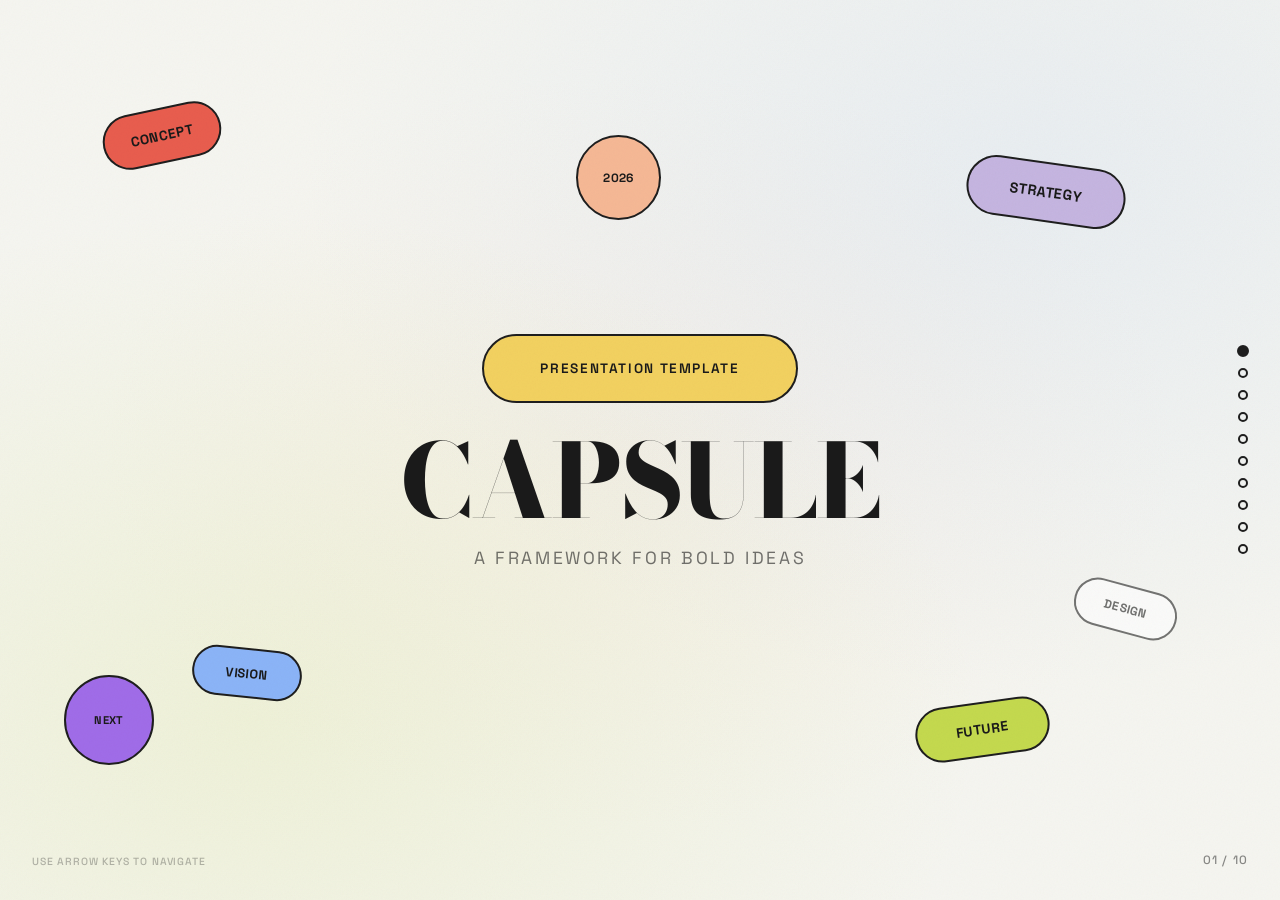
<file: skills/beautiful-html-templates/templates/capsule/template.html>
<!DOCTYPE html>
<html lang="en">
<head>
<meta charset="UTF-8">
<meta name="viewport" content="width=device-width, initial-scale=1.0">
<title>Capsule — Presentation Template</title>
<link rel="preconnect" href="https://fonts.googleapis.com">
<link rel="preconnect" href="https://fonts.gstatic.com" crossorigin>
<link href="https://fonts.googleapis.com/css2?family=Bodoni+Moda:ital,opsz,wght@0,6..96,400..900;1,6..96,400..900&family=Space+Grotesk:wght@300;400;500;600;700&display=swap" rel="stylesheet">
<style>
  *, *::before, *::after {
    margin: 0;
    padding: 0;
    box-sizing: border-box;
  }

  :root {
    --bg: #F5F5F0;
    --fg: #1A1A1A;
    --coral: #E85D4E;
    --lime: #C4D94E;
    --lavender: #C5B5E0;
    --sky: #8BB4F7;
    --violet: #A06CE8;
    --yellow: #F2D160;
    --peach: #F5B895;
    --mint: #A8E6CF;
    --outline: #1E1E1E;
    --shadow: rgba(26, 26, 26, 0.08);
    --font-display: 'Bodoni Moda', serif;
    --font-body: 'Space Grotesk', sans-serif;
  }

  html, body {
    width: 100%;
    height: 100%;
    overflow: hidden;
    background: var(--bg);
    font-family: var(--font-body);
    color: var(--fg);
  }

  /* Grain texture overlay */
  .grain-overlay {
    position: fixed;
    inset: 0;
    pointer-events: none;
    z-index: 9999;
    opacity: 0.04;
    mix-blend-mode: multiply;
    background-image: url("data:image/svg+xml,%3Csvg viewBox='0 0 200 200' xmlns='http://www.w3.org/2000/svg'%3E%3Cfilter id='n'%3E%3CfeTurbulence type='fractalNoise' baseFrequency='0.65' numOctaves='3' stitchTiles='stitch'/%3E%3C/filter%3E%3Crect width='100%25' height='100%25' filter='url(%23n)'/%3E%3C/svg%3E");
    background-repeat: repeat;
    background-size: 200px 200px;
  }

  .presentation {
    width: 100%;
    height: 100%;
    position: relative;
  }

  .slide {
    position: absolute;
    inset: 0;
    width: 100%;
    height: 100%;
    display: flex;
    flex-direction: column;
    padding: 3rem 4rem;
    opacity: 0;
    pointer-events: none;
    transition: opacity 0.6s cubic-bezier(0.4, 0, 0.2, 1);
    overflow: hidden;
  }

  .slide.active {
    opacity: 1;
    pointer-events: all;
  }

  /* Decorative pill elements */
  .pill {
    display: inline-flex;
    align-items: center;
    justify-content: center;
    border-radius: 9999px;
    border: 2px solid var(--outline);
    font-family: var(--font-body);
    font-weight: 500;
    letter-spacing: 0.02em;
    white-space: nowrap;
  }

  .pill-filled {
    border-width: 2px;
  }

  .pill-coral { background: var(--coral); }
  .pill-lime { background: var(--lime); }
  .pill-lavender { background: var(--lavender); }
  .pill-sky { background: var(--sky); }
  .pill-violet { background: var(--violet); }
  .pill-yellow { background: var(--yellow); }
  .pill-peach { background: var(--peach); }
  .pill-mint { background: var(--mint); }
  .pill-white { background: #fff; }

  .pill-outline {
    background: transparent;
  }

  /* Navigation dots */
  .nav-dots {
    position: fixed;
    right: 2rem;
    top: 50%;
    transform: translateY(-50%);
    display: flex;
    flex-direction: column;
    gap: 0.75rem;
    z-index: 100;
  }

  .nav-dot {
    width: 10px;
    height: 10px;
    border-radius: 50%;
    border: 2px solid var(--outline);
    background: transparent;
    cursor: pointer;
    transition: all 0.3s ease;
  }

  .nav-dot.active {
    background: var(--outline);
    transform: scale(1.2);
  }

  /* Slide counter */
  .slide-counter {
    position: fixed;
    bottom: 2rem;
    right: 2rem;
    font-family: var(--font-body);
    font-size: 0.75rem;
    font-weight: 500;
    letter-spacing: 0.1em;
    text-transform: uppercase;
    color: var(--fg);
    opacity: 0.5;
    z-index: 100;
  }

  /* Keyboard hint */
  .nav-hint {
    position: fixed;
    bottom: 2rem;
    left: 2rem;
    font-family: var(--font-body);
    font-size: 0.65rem;
    font-weight: 500;
    letter-spacing: 0.08em;
    text-transform: uppercase;
    color: var(--fg);
    opacity: 0.3;
    z-index: 100;
  }

  /* ============================================
     SLIDE 1 — Title
     ============================================ */
  .slide-1 {
    justify-content: center;
    align-items: center;
    background: 
      radial-gradient(ellipse at 20% 80%, rgba(200, 217, 78, 0.15) 0%, transparent 50%),
      radial-gradient(ellipse at 80% 20%, rgba(139, 180, 247, 0.12) 0%, transparent 50%),
      radial-gradient(ellipse at 50% 50%, rgba(245, 184, 149, 0.08) 0%, transparent 60%),
      var(--bg);
  }

  .slide-1 .deco-pills {
    position: absolute;
    inset: 0;
    pointer-events: none;
    overflow: hidden;
  }

  .slide-1 .deco-pill {
    position: absolute;
    border-radius: 9999px;
    border: 2px solid var(--outline);
    display: flex;
    align-items: center;
    justify-content: center;
    font-family: var(--font-body);
    font-weight: 700;
    text-transform: uppercase;
    letter-spacing: 0.04em;
  }

  .slide-1 .main-title {
    font-family: var(--font-display);
    font-size: clamp(3rem, 8vw, 7rem);
    font-weight: 800;
    line-height: 0.9;
    text-align: center;
    letter-spacing: -0.02em;
    color: var(--fg);
    position: relative;
    z-index: 2;
  }

  .slide-1 .main-title .subtitle {
    display: block;
    font-family: var(--font-body);
    font-size: clamp(0.8rem, 1.5vw, 1.1rem);
    font-weight: 400;
    letter-spacing: 0.15em;
    text-transform: uppercase;
    margin-top: 1.5rem;
    color: var(--fg);
    opacity: 0.6;
  }

  .slide-1 .title-pill {
    position: relative;
    z-index: 2;
    background: var(--yellow);
    padding: 1.5rem 3.5rem;
    border-radius: 9999px;
    border: 2px solid var(--outline);
    margin-bottom: 2rem;
    font-family: var(--font-body);
    font-weight: 600;
    font-size: 0.85rem;
    letter-spacing: 0.12em;
    text-transform: uppercase;
  }

  /* ============================================
     SLIDE 2 — Introduction / Split
     ============================================ */
  .slide-2 {
    justify-content: center;
    background: 
      radial-gradient(ellipse at 0% 50%, rgba(160, 108, 232, 0.08) 0%, transparent 50%),
      var(--bg);
  }

  .slide-2 .slide-inner {
    display: grid;
    grid-template-columns: 1fr 1fr;
    gap: 4rem;
    align-items: center;
    max-width: 1200px;
    width: 100%;
    margin: 0 auto;
  }

  .slide-2 .left-content {
    display: flex;
    flex-direction: column;
    gap: 1.5rem;
  }

  .slide-2 .left-content h2 {
    font-family: var(--font-display);
    font-size: clamp(2rem, 4vw, 3.5rem);
    font-weight: 700;
    line-height: 1.05;
    letter-spacing: -0.02em;
  }

  .slide-2 .left-content p {
    font-family: var(--font-body);
    font-size: clamp(0.95rem, 1.2vw, 1.15rem);
    line-height: 1.6;
    opacity: 0.7;
    max-width: 90%;
  }

  .slide-2 .left-content .accent-line {
    width: 60px;
    height: 4px;
    background: var(--coral);
    border-radius: 9999px;
  }

  .slide-2 .right-visual {
    position: relative;
    height: 400px;
    display: flex;
    align-items: center;
    justify-content: center;
  }

  .slide-2 .right-visual .orbit-pill {
    position: absolute;
    border-radius: 9999px;
    border: 2px solid var(--outline);
    display: flex;
    align-items: center;
    justify-content: center;
    font-size: 0.75rem;
    font-weight: 600;
    text-transform: uppercase;
    letter-spacing: 0.06em;
    box-shadow: 6px 6px 0 var(--shadow);
  }

  .slide-2 .right-visual .orbit-center {
    width: 160px;
    height: 160px;
    border-radius: 50%;
    background: var(--lime);
    border: 2px solid var(--outline);
    display: flex;
    align-items: center;
    justify-content: center;
    font-family: var(--font-display);
    font-size: 2.5rem;
    font-weight: 700;
    z-index: 2;
  }

  /* ============================================
     SLIDE 3 — Three Pillars / Cards
     ============================================ */
  .slide-3 {
    justify-content: center;
    background: 
      radial-gradient(ellipse at 100% 0%, rgba(232, 93, 78, 0.06) 0%, transparent 40%),
      radial-gradient(ellipse at 0% 100%, rgba(139, 180, 247, 0.08) 0%, transparent 40%),
      var(--bg);
  }

  .slide-3 .slide-inner {
    max-width: 1200px;
    width: 100%;
    margin: 0 auto;
    display: flex;
    flex-direction: column;
    gap: 3rem;
  }

  .slide-3 .slide-header {
    text-align: center;
    margin-bottom: 1rem;
  }

  .slide-3 .slide-header h2 {
    font-family: var(--font-display);
    font-size: clamp(1.8rem, 3.5vw, 3rem);
    font-weight: 700;
    letter-spacing: -0.01em;
  }

  .slide-3 .slide-header .header-pill {
    display: inline-block;
    background: var(--lavender);
    padding: 0.4rem 1.2rem;
    border-radius: 9999px;
    border: 2px solid var(--outline);
    font-size: 0.7rem;
    font-weight: 600;
    text-transform: uppercase;
    letter-spacing: 0.1em;
    margin-bottom: 1rem;
  }

  .slide-3 .cards-grid {
    display: grid;
    grid-template-columns: repeat(3, 1fr);
    gap: 2rem;
  }

  .slide-3 .pillar-card {
    background: #fff;
    border: 2px solid var(--outline);
    border-radius: 2rem;
    padding: 2.5rem 2rem;
    display: flex;
    flex-direction: column;
    gap: 1.25rem;
    box-shadow: 8px 8px 0 var(--shadow);
    transition: transform 0.3s ease;
  }

  .slide-3 .pillar-card .card-icon {
    width: 60px;
    height: 60px;
    border-radius: 50%;
    border: 2px solid var(--outline);
    display: flex;
    align-items: center;
    justify-content: center;
    font-family: var(--font-display);
    font-size: 1.5rem;
    font-weight: 700;
    flex-shrink: 0;
  }

  .slide-3 .pillar-card h3 {
    font-family: var(--font-display);
    font-size: 1.5rem;
    font-weight: 700;
    line-height: 1.1;
  }

  .slide-3 .pillar-card p {
    font-size: 0.9rem;
    line-height: 1.55;
    opacity: 0.65;
  }

  /* ============================================
     SLIDE 4 — Data / Bar Chart
     ============================================ */
  .slide-4 {
    justify-content: center;
    background: 
      radial-gradient(ellipse at 50% 100%, rgba(200, 217, 78, 0.1) 0%, transparent 50%),
      var(--bg);
  }

  .slide-4 .slide-inner {
    max-width: 1000px;
    width: 100%;
    margin: 0 auto;
    display: flex;
    flex-direction: column;
    gap: 2.5rem;
  }

  .slide-4 .slide-header h2 {
    font-family: var(--font-display);
    font-size: clamp(1.8rem, 3.5vw, 3rem);
    font-weight: 700;
    text-align: center;
    letter-spacing: -0.01em;
  }

  .slide-4 .chart-container {
    display: flex;
    flex-direction: column;
    gap: 1.5rem;
    background: #fff;
    border: 2px solid var(--outline);
    border-radius: 2rem;
    padding: 3rem;
    box-shadow: 8px 8px 0 var(--shadow);
  }

  .slide-4 .chart-row {
    display: flex;
    align-items: center;
    gap: 1.5rem;
  }

  .slide-4 .chart-label {
    width: 140px;
    font-family: var(--font-body);
    font-size: 0.85rem;
    font-weight: 500;
    text-align: right;
    flex-shrink: 0;
  }

  .slide-4 .chart-bar-track {
    flex: 1;
    height: 36px;
    background: var(--bg);
    border-radius: 9999px;
    border: 2px solid var(--outline);
    overflow: hidden;
    position: relative;
  }

  .slide-4 .chart-bar-fill {
    height: 100%;
    border-radius: 9999px;
    display: flex;
    align-items: center;
    justify-content: flex-end;
    padding-right: 1rem;
    font-size: 0.75rem;
    font-weight: 600;
    transition: width 1s cubic-bezier(0.4, 0, 0.2, 1);
    border-right: 2px solid var(--outline);
  }

  .slide-4 .chart-value {
    width: 60px;
    font-size: 0.9rem;
    font-weight: 600;
    flex-shrink: 0;
  }

  /* ============================================
     SLIDE 5 — Statement / Quote
     ============================================ */
  .slide-5 {
    justify-content: center;
    align-items: center;
    background: 
      radial-gradient(ellipse at 30% 70%, rgba(245, 209, 96, 0.15) 0%, transparent 45%),
      radial-gradient(ellipse at 70% 30%, rgba(160, 108, 232, 0.1) 0%, transparent 45%),
      var(--bg);
  }

  .slide-5 .statement-box {
    max-width: 900px;
    text-align: center;
    position: relative;
    padding: 3rem;
  }

  .slide-5 .statement-box .quote-mark {
    font-family: var(--font-display);
    font-size: 8rem;
    line-height: 0;
    color: var(--coral);
    opacity: 0.3;
    position: absolute;
    top: 2rem;
    left: 0;
  }

  .slide-5 .statement-box blockquote {
    font-family: var(--font-display);
    font-size: clamp(1.6rem, 3.5vw, 3rem);
    font-weight: 600;
    
    line-height: 1.35;
    letter-spacing: -0.01em;
    position: relative;
    z-index: 1;
  }

  .slide-5 .statement-box .quote-highlight {
    display: inline-block;
    background: var(--lime);
    padding: 0.1rem 0.8rem;
    border-radius: 9999px;
    border: 2px solid var(--outline);
    font-style: normal;
    font-weight: 700;
  }

  .slide-5 .statement-box .quote-highlight.alt {
    background: var(--sky);
  }

  .slide-5 .statement-box .attribution {
    margin-top: 2rem;
    font-family: var(--font-body);
    font-size: 0.85rem;
    font-weight: 500;
    letter-spacing: 0.08em;
    text-transform: uppercase;
    opacity: 0.5;
  }

  .slide-5 .floating-pills {
    position: absolute;
    inset: 0;
    pointer-events: none;
    overflow: hidden;
  }

  .slide-5 .floating-pills .f-pill {
    position: absolute;
    border-radius: 9999px;
    border: 2px solid var(--outline);
    font-size: 0.7rem;
    font-weight: 600;
    text-transform: uppercase;
    letter-spacing: 0.06em;
    display: flex;
    align-items: center;
    justify-content: center;
  }

  /* ============================================
     SLIDE 6 — Process / Timeline
     ============================================ */
  .slide-6 {
    justify-content: center;
    background: 
      radial-gradient(ellipse at 50% 0%, rgba(232, 93, 78, 0.06) 0%, transparent 40%),
      var(--bg);
  }

  .slide-6 .slide-inner {
    max-width: 1100px;
    width: 100%;
    margin: 0 auto;
    display: flex;
    flex-direction: column;
    gap: 2.5rem;
  }

  .slide-6 .slide-header {
    text-align: center;
  }

  .slide-6 .slide-header h2 {
    font-family: var(--font-display);
    font-size: clamp(1.8rem, 3.5vw, 3rem);
    font-weight: 700;
    letter-spacing: -0.01em;
  }

  .slide-6 .timeline {
    display: flex;
    align-items: flex-start;
    justify-content: space-between;
    gap: 1rem;
    position: relative;
    padding-top: 1rem;
  }

  .slide-6 .timeline-track {
    position: absolute;
    top: 2.5rem;
    left: 5%;
    right: 5%;
    height: 4px;
    background: var(--bg);
    border-radius: 9999px;
    border: 2px solid var(--outline);
    z-index: 0;
  }

  .slide-6 .timeline-step {
    display: flex;
    flex-direction: column;
    align-items: center;
    gap: 1rem;
    position: relative;
    z-index: 1;
    flex: 1;
    max-width: 220px;
  }

  .slide-6 .timeline-step .step-node {
    width: 56px;
    height: 56px;
    border-radius: 50%;
    border: 2px solid var(--outline);
    display: flex;
    align-items: center;
    justify-content: center;
    font-family: var(--font-display);
    font-size: 1.3rem;
    font-weight: 700;
    background: #fff;
    flex-shrink: 0;
    box-shadow: 4px 4px 0 var(--shadow);
  }

  .slide-6 .timeline-step .step-label {
    text-align: center;
    font-size: 0.8rem;
    font-weight: 600;
    text-transform: uppercase;
    letter-spacing: 0.06em;
    line-height: 1.3;
  }

  .slide-6 .timeline-step .step-desc {
    text-align: center;
    font-size: 0.8rem;
    line-height: 1.4;
    opacity: 0.55;
    margin-top: -0.5rem;
  }

  /* ============================================
     SLIDE 7 — Statistics / Numbers
     ============================================ */
  .slide-7 {
    justify-content: center;
    background: 
      radial-gradient(ellipse at 80% 80%, rgba(200, 217, 78, 0.1) 0%, transparent 40%),
      radial-gradient(ellipse at 20% 20%, rgba(245, 184, 149, 0.1) 0%, transparent 40%),
      var(--bg);
  }

  .slide-7 .slide-inner {
    max-width: 1100px;
    width: 100%;
    margin: 0 auto;
    display: flex;
    flex-direction: column;
    gap: 3rem;
  }

  .slide-7 .slide-header {
    text-align: center;
  }

  .slide-7 .slide-header h2 {
    font-family: var(--font-display);
    font-size: clamp(1.8rem, 3.5vw, 3rem);
    font-weight: 700;
    letter-spacing: -0.01em;
  }

  .slide-7 .stats-grid {
    display: grid;
    grid-template-columns: repeat(4, 1fr);
    gap: 1.5rem;
  }

  .slide-7 .stat-pill {
    background: #fff;
    border: 2px solid var(--outline);
    border-radius: 2rem;
    padding: 2rem 1.5rem;
    display: flex;
    flex-direction: column;
    align-items: center;
    text-align: center;
    gap: 0.75rem;
    box-shadow: 6px 6px 0 var(--shadow);
  }

  .slide-7 .stat-pill .stat-number {
    font-family: var(--font-display);
    font-size: clamp(2rem, 3.5vw, 3rem);
    font-weight: 800;
    line-height: 1;
    letter-spacing: -0.03em;
  }

  .slide-7 .stat-pill .stat-label {
    font-size: 0.75rem;
    font-weight: 600;
    text-transform: uppercase;
    letter-spacing: 0.08em;
    opacity: 0.6;
    line-height: 1.3;
  }

  .slide-7 .stat-pill .stat-bar {
    width: 40px;
    height: 4px;
    border-radius: 9999px;
    margin-top: 0.25rem;
  }

  /* ============================================
     SLIDE 8 — Diagram / Flow
     ============================================ */
  .slide-8 {
    justify-content: center;
    background: 
      radial-gradient(ellipse at 50% 50%, rgba(139, 180, 247, 0.08) 0%, transparent 50%),
      var(--bg);
  }

  .slide-8 .slide-inner {
    max-width: 1000px;
    width: 100%;
    margin: 0 auto;
    display: flex;
    flex-direction: column;
    gap: 2.5rem;
  }

  .slide-8 .slide-header {
    text-align: center;
  }

  .slide-8 .slide-header h2 {
    font-family: var(--font-display);
    font-size: clamp(1.8rem, 3.5vw, 3rem);
    font-weight: 700;
    letter-spacing: -0.01em;
  }

  .slide-8 .diagram-container {
    display: flex;
    align-items: center;
    justify-content: center;
    gap: 0;
    position: relative;
  }

  .slide-8 .diagram-node {
    border-radius: 9999px;
    border: 2px solid var(--outline);
    display: flex;
    align-items: center;
    justify-content: center;
    text-align: center;
    font-weight: 600;
    font-size: 0.85rem;
    line-height: 1.3;
    padding: 1rem 2rem;
    box-shadow: 6px 6px 0 var(--shadow);
    z-index: 2;
    background: #fff;
    min-width: 140px;
    min-height: 60px;
  }

  .slide-8 .diagram-connector {
    width: 50px;
    height: 4px;
    background: var(--outline);
    position: relative;
  }

  .slide-8 .diagram-connector::after {
    content: '';
    position: absolute;
    right: -6px;
    top: 50%;
    transform: translateY(-50%);
    width: 0;
    height: 0;
    border-top: 6px solid transparent;
    border-bottom: 6px solid transparent;
    border-left: 10px solid var(--outline);
  }

  .slide-8 .diagram-branch {
    display: flex;
    flex-direction: column;
    gap: 1.5rem;
  }

  .slide-8 .diagram-joiner {
    position: absolute;
    left: 50%;
    transform: translateX(-50%);
    width: 2px;
    height: 100%;
    background: var(--outline);
    z-index: 0;
  }

  /* ============================================
     SLIDE 9 — Split with Visual Frame
     ============================================ */
  .slide-9 {
    justify-content: center;
    background: 
      radial-gradient(ellipse at 100% 50%, rgba(245, 209, 96, 0.1) 0%, transparent 50%),
      var(--bg);
  }

  .slide-9 .slide-inner {
    max-width: 1200px;
    width: 100%;
    margin: 0 auto;
    display: grid;
    grid-template-columns: 1fr 1fr;
    gap: 4rem;
    align-items: center;
  }

  .slide-9 .visual-side {
    position: relative;
    height: 450px;
    display: flex;
    align-items: center;
    justify-content: center;
  }

  .slide-9 .visual-frame {
    width: 100%;
    height: 100%;
    border-radius: 2rem;
    border: 2px solid var(--outline);
    background: 
      linear-gradient(135deg, var(--lavender) 0%, var(--sky) 50%, var(--mint) 100%);
    position: relative;
    overflow: hidden;
    box-shadow: 12px 12px 0 var(--shadow);
  }

  .slide-9 .visual-frame .frame-pattern {
    position: absolute;
    inset: 0;
    opacity: 0.15;
    background-image: 
      radial-gradient(circle at 25% 25%, var(--outline) 2px, transparent 2px),
      radial-gradient(circle at 75% 75%, var(--outline) 2px, transparent 2px);
    background-size: 40px 40px;
  }

  .slide-9 .visual-frame .frame-content {
    position: absolute;
    inset: 2rem;
    border-radius: 1.5rem;
    border: 2px dashed var(--outline);
    display: flex;
    align-items: center;
    justify-content: center;
  }

  .slide-9 .visual-frame .frame-content span {
    font-family: var(--font-body);
    font-size: 0.8rem;
    font-weight: 500;
    text-transform: uppercase;
    letter-spacing: 0.1em;
    opacity: 0.5;
  }

  .slide-9 .text-side {
    display: flex;
    flex-direction: column;
    gap: 1.5rem;
  }

  .slide-9 .text-side h2 {
    font-family: var(--font-display);
    font-size: clamp(2rem, 4vw, 3.5rem);
    font-weight: 700;
    line-height: 1.05;
    letter-spacing: -0.02em;
  }

  .slide-9 .text-side p {
    font-size: clamp(0.9rem, 1.1vw, 1.05rem);
    line-height: 1.6;
    opacity: 0.65;
  }

  .slide-9 .text-side .text-pills {
    display: flex;
    flex-wrap: wrap;
    gap: 0.6rem;
    margin-top: 0.5rem;
  }

  .slide-9 .text-side .text-pills .mini-pill {
    padding: 0.35rem 1rem;
    border-radius: 9999px;
    border: 2px solid var(--outline);
    font-size: 0.7rem;
    font-weight: 500;
    text-transform: uppercase;
    letter-spacing: 0.06em;
  }

  /* ============================================
     SLIDE 10 — Closing
     ============================================ */
  .slide-10 {
    justify-content: center;
    align-items: center;
    background: 
      radial-gradient(ellipse at 20% 20%, rgba(200, 217, 78, 0.12) 0%, transparent 40%),
      radial-gradient(ellipse at 80% 80%, rgba(245, 184, 149, 0.12) 0%, transparent 40%),
      radial-gradient(ellipse at 50% 50%, rgba(160, 108, 232, 0.06) 0%, transparent 50%),
      var(--bg);
  }

  .slide-10 .closing-content {
    text-align: center;
    display: flex;
    flex-direction: column;
    align-items: center;
    gap: 1.5rem;
    position: relative;
    z-index: 2;
  }

  .slide-10 .closing-pill {
    background: var(--yellow);
    padding: 1rem 2.5rem;
    border-radius: 9999px;
    border: 2px solid var(--outline);
    font-size: 0.8rem;
    font-weight: 600;
    text-transform: uppercase;
    letter-spacing: 0.12em;
  }

  .slide-10 h2 {
    font-family: var(--font-display);
    font-size: clamp(2.5rem, 6vw, 5rem);
    font-weight: 800;
    line-height: 0.95;
    letter-spacing: -0.03em;
    max-width: 700px;
  }

  .slide-10 .closing-line {
    width: 80px;
    height: 4px;
    background: var(--coral);
    border-radius: 9999px;
  }

  .slide-10 .closing-sub {
    font-family: var(--font-body);
    font-size: 0.85rem;
    font-weight: 400;
    letter-spacing: 0.12em;
    text-transform: uppercase;
    opacity: 0.5;
  }

  .slide-10 .deco-pills-closing {
    position: absolute;
    inset: 0;
    pointer-events: none;
    overflow: hidden;
  }

  .slide-10 .deco-pills-closing .c-pill {
    position: absolute;
    border-radius: 9999px;
    border: 2px solid var(--outline);
    display: flex;
    align-items: center;
    justify-content: center;
    font-size: 0.7rem;
    font-weight: 600;
    text-transform: uppercase;
    letter-spacing: 0.06em;
  }

  /* Responsive adjustments */
  @media (max-width: 900px) {
    .slide { padding: 2rem; }
    .slide-2 .slide-inner,
    .slide-9 .slide-inner { grid-template-columns: 1fr; gap: 2rem; }
    .slide-3 .cards-grid { grid-template-columns: 1fr; }
    .slide-7 .stats-grid { grid-template-columns: repeat(2, 1fr); }
    .slide-6 .timeline { flex-direction: column; align-items: center; gap: 2rem; }
    .slide-6 .timeline-track { display: none; }
    .slide-4 .chart-row { flex-direction: column; align-items: flex-start; gap: 0.5rem; }
    .slide-4 .chart-label { text-align: left; }
    .nav-dots { display: none; }
  }

  @media (max-width: 600px) {
    .slide-7 .stats-grid { grid-template-columns: 1fr; }
  }
</style>
</head>
<body>

<div class="grain-overlay"></div>

<div class="presentation">

  <!-- SLIDE 1: Title -->
  <div class="slide slide-1 active" data-slide="1">
    <div class="deco-pills">
      <div class="deco-pill pill-coral" style="width:120px;height:55px;top:12%;left:8%;transform:rotate(-12deg);font-size:0.85rem;">Concept</div>
      <div class="deco-pill pill-lavender" style="width:160px;height:60px;top:18%;right:12%;transform:rotate(8deg);font-size:0.9rem;">Strategy</div>
      <div class="deco-pill pill-sky" style="width:110px;height:50px;top:72%;left:15%;transform:rotate(6deg);font-size:0.8rem;">Vision</div>
      <div class="deco-pill pill-lime" style="width:135px;height:55px;top:78%;right:18%;transform:rotate(-8deg);font-size:0.85rem;">Future</div>
      <div class="deco-pill pill-peach" style="width:85px;height:85px;border-radius:50%;top:15%;left:45%;transform:rotate(0deg);font-size:0.75rem;">2026</div>
      <div class="deco-pill pill-white" style="width:105px;height:48px;top:65%;right:8%;transform:rotate(15deg);font-size:0.75rem;opacity:0.6;">Design</div>
      <div class="deco-pill pill-violet" style="width:90px;height:90px;border-radius:50%;top:75%;left:5%;transform:rotate(0deg);font-size:0.7rem;">Next</div>
    </div>
    <div class="title-pill">Presentation Template</div>
    <h1 class="main-title">
      CAPSULE
      <span class="subtitle">A Framework for Bold Ideas</span>
    </h1>
  </div>

  <!-- SLIDE 2: Introduction Split -->
  <div class="slide slide-2" data-slide="2">
    <div class="slide-inner">
      <div class="left-content">
        <div class="accent-line"></div>
        <h2>Every Great Endeavor Begins with a Single Thought</h2>
        <p>We believe in the power of structured creativity. By combining rigorous methodology with unbounded imagination, teams can transform abstract concepts into tangible outcomes that resonate deeply with their audience.</p>
        <p>This template exists to give shape to your boldest visions. It is a starting point, a scaffold, and a catalyst for the work that matters most.</p>
      </div>
      <div class="right-visual">
        <div class="orbit-center">01</div>
        <div class="orbit-pill pill-coral" style="width:90px;height:42px;top:10%;left:20%;transform:rotate(-20deg);">Research</div>
        <div class="orbit-pill pill-lime" style="width:100px;height:45px;top:5%;right:15%;transform:rotate(15deg);">Ideation</div>
        <div class="orbit-pill pill-sky" style="width:95px;height:42px;bottom:15%;left:10%;transform:rotate(10deg);">Prototype</div>
        <div class="orbit-pill pill-lavender" style="width:110px;height:48px;bottom:10%;right:10%;transform:rotate(-12deg);">Iterate</div>
        <div class="orbit-pill pill-yellow" style="width:80px;height:38px;top:40%;left:0%;transform:rotate(25deg);font-size:0.65rem;">Launch</div>
        <div class="orbit-pill pill-violet" style="width:85px;height:40px;top:45%;right:0%;transform:rotate(-18deg);font-size:0.65rem;">Scale</div>
      </div>
    </div>
  </div>

  <!-- SLIDE 3: Three Pillars -->
  <div class="slide slide-3" data-slide="3">
    <div class="slide-inner">
      <div class="slide-header">
        <div class="header-pill">Core Principles</div>
        <h2>The Foundation of Every Decision</h2>
      </div>
      <div class="cards-grid">
        <div class="pillar-card">
          <div class="card-icon pill-coral">I</div>
          <h3>Clarity of Purpose</h3>
          <p>Before any action is taken, define the north star that guides every subsequent choice. A well-articulated objective eliminates ambiguity and aligns stakeholders toward a unified destination.</p>
        </div>
        <div class="pillar-card">
          <div class="card-icon pill-lime">II</div>
          <h3>Structured Flexibility</h3>
          <p>Rigorous frameworks need not constrain creativity. The most effective systems provide scaffolding while leaving ample room for improvisation, adaptation, and unexpected breakthroughs.</p>
        </div>
        <div class="pillar-card">
          <div class="card-icon pill-sky">III</div>
          <h3>Measured Impact</h3>
          <p>Success is not a feeling but a quantity. Establish clear metrics early, track them honestly, and allow data to inform the evolution of your approach without dictating it entirely.</p>
        </div>
      </div>
    </div>
  </div>

  <!-- SLIDE 4: Data / Chart -->
  <div class="slide slide-4" data-slide="4">
    <div class="slide-inner">
      <div class="slide-header">
        <h2>Performance Indicators</h2>
      </div>
      <div class="chart-container">
        <div class="chart-row">
          <div class="chart-label">Market Reach</div>
          <div class="chart-bar-track">
            <div class="chart-bar-fill pill-coral" style="width: 82%;">82%</div>
          </div>
          <div class="chart-value">8.2M</div>
        </div>
        <div class="chart-row">
          <div class="chart-label">Engagement</div>
          <div class="chart-bar-track">
            <div class="chart-bar-fill pill-lime" style="width: 67%;">67%</div>
          </div>
          <div class="chart-value">4.5M</div>
        </div>
        <div class="chart-row">
          <div class="chart-label">Conversion</div>
          <div class="chart-bar-track">
            <div class="chart-bar-fill pill-sky" style="width: 45%;">45%</div>
          </div>
          <div class="chart-value">2.1M</div>
        </div>
        <div class="chart-row">
          <div class="chart-label">Retention</div>
          <div class="chart-bar-track">
            <div class="chart-bar-fill pill-violet" style="width: 91%;">91%</div>
          </div>
          <div class="chart-value">7.8M</div>
        </div>
        <div class="chart-row">
          <div class="chart-label">Satisfaction</div>
          <div class="chart-bar-track">
            <div class="chart-bar-fill pill-yellow" style="width: 74%;">74%</div>
          </div>
          <div class="chart-value">6.3M</div>
        </div>
      </div>
    </div>
  </div>

  <!-- SLIDE 5: Statement / Quote -->
  <div class="slide slide-5" data-slide="5">
    <div class="floating-pills">
      <div class="f-pill pill-coral" style="width:80px;height:35px;top:10%;left:8%;transform:rotate(-15deg);font-size:0.6rem;">Bold</div>
      <div class="f-pill pill-lavender" style="width:100px;height:40px;top:15%;right:10%;transform:rotate(12deg);font-size:0.65rem;">Inspire</div>
      <div class="f-pill pill-sky" style="width:90px;height:38px;bottom:12%;left:12%;transform:rotate(8deg);font-size:0.6rem;">Create</div>
      <div class="f-pill pill-lime" style="width:110px;height:42px;bottom:18%;right:8%;transform:rotate(-10deg);font-size:0.7rem;">Elevate</div>
      <div class="f-pill pill-violet" style="width:70px;height:70px;border-radius:50%;top:8%;left:40%;font-size:0.55rem;">Now</div>
      <div class="f-pill pill-peach" style="width:75px;height:35px;bottom:8%;left:45%;transform:rotate(20deg);font-size:0.55rem;">Today</div>
    </div>
    <div class="statement-box">
      <div class="quote-mark">&ldquo;</div>
      <blockquote>
        The best time to plant a tree was twenty years ago. The second best time is <span class="quote-highlight">right now</span>. Every moment of hesitation is a moment where <span class="quote-highlight alt">possibility</span> quietly dims.
      </blockquote>
      <div class="attribution">A Philosophy of Action</div>
    </div>
  </div>

  <!-- SLIDE 6: Timeline -->
  <div class="slide slide-6" data-slide="6">
    <div class="slide-inner">
      <div class="slide-header">
        <h2>Phased Implementation</h2>
      </div>
      <div class="timeline">
        <div class="timeline-track"></div>
        <div class="timeline-step">
          <div class="step-node pill-coral">1</div>
          <div class="step-label">Discovery</div>
          <div class="step-desc">Map the terrain before you traverse it</div>
        </div>
        <div class="timeline-step">
          <div class="step-node pill-lime">2</div>
          <div class="step-label">Definition</div>
          <div class="step-desc">Sharpen the question to find the answer</div>
        </div>
        <div class="timeline-step">
          <div class="step-node pill-sky">3</div>
          <div class="step-label">Development</div>
          <div class="step-desc">Build with intent, iterate with care</div>
        </div>
        <div class="timeline-step">
          <div class="step-node pill-violet">4</div>
          <div class="step-label">Delivery</div>
          <div class="step-desc">Ship the work, then make it better</div>
        </div>
        <div class="timeline-step">
          <div class="step-node pill-yellow">5</div>
          <div class="step-label">Evolution</div>
          <div class="step-desc">Growth is a process, not a destination</div>
        </div>
      </div>
    </div>
  </div>

  <!-- SLIDE 7: Statistics -->
  <div class="slide slide-7" data-slide="7">
    <div class="slide-inner">
      <div class="slide-header">
        <h2>Key Metrics at a Glance</h2>
      </div>
      <div class="stats-grid">
        <div class="stat-pill">
          <div class="stat-number" style="color: var(--coral);">340%</div>
          <div class="stat-label">Growth in<br>Active Users</div>
          <div class="stat-bar pill-coral"></div>
        </div>
        <div class="stat-pill">
          <div class="stat-number" style="color: var(--lime);">12.4M</div>
          <div class="stat-label">Total Reach<br>Across Channels</div>
          <div class="stat-bar pill-lime"></div>
        </div>
        <div class="stat-pill">
          <div class="stat-number" style="color: var(--sky);">98.2%</div>
          <div class="stat-label">System<br>Uptime Record</div>
          <div class="stat-bar pill-sky"></div>
        </div>
        <div class="stat-pill">
          <div class="stat-number" style="color: var(--violet);">4.9</div>
          <div class="stat-label">Average User<br>Satisfaction Score</div>
          <div class="stat-bar pill-violet"></div>
        </div>
      </div>
    </div>
  </div>

  <!-- SLIDE 8: Diagram / Flow -->
  <div class="slide slide-8" data-slide="8">
    <div class="slide-inner">
      <div class="slide-header">
        <h2>System Architecture Overview</h2>
      </div>
      <div class="diagram-container">
        <div class="diagram-node pill-white" style="min-width:120px;">Input Layer</div>
        <div class="diagram-connector"></div>
        <div class="diagram-node pill-lavender" style="min-width:140px;">Processing Core</div>
        <div class="diagram-connector"></div>
        <div class="diagram-node" style="background:var(--lime);min-width:120px;">Decision Engine</div>
        <div class="diagram-connector"></div>
        <div class="diagram-node pill-coral" style="min-width:120px;">Output Stream</div>
      </div>
      <div style="display:flex;justify-content:center;gap:2rem;margin-top:2.5rem;">
        <div style="text-align:center;max-width:180px;">
          <div class="pill pill-filled pill-sky" style="padding:0.5rem 1.2rem;font-size:0.7rem;margin-bottom:0.5rem;">Data Ingestion</div>
          <div style="font-size:0.75rem;opacity:0.55;line-height:1.4;">Raw signals are captured and normalized from multiple sources in real time</div>
        </div>
        <div style="text-align:center;max-width:180px;">
          <div class="pill pill-filled pill-violet" style="padding:0.5rem 1.2rem;font-size:0.7rem;margin-bottom:0.5rem;">Transformation</div>
          <div style="font-size:0.75rem;opacity:0.55;line-height:1.4;">Information is enriched, filtered, and structured for downstream consumption</div>
        </div>
        <div style="text-align:center;max-width:180px;">
          <div class="pill pill-filled pill-yellow" style="padding:0.5rem 1.2rem;font-size:0.7rem;margin-bottom:0.5rem;">Distribution</div>
          <div style="font-size:0.75rem;opacity:0.55;line-height:1.4;">Results are routed to appropriate endpoints with guaranteed delivery</div>
        </div>
      </div>
    </div>
  </div>

  <!-- SLIDE 9: Split with Visual -->
  <div class="slide slide-9" data-slide="9">
    <div class="slide-inner">
      <div class="visual-side">
        <div class="visual-frame">
          <div class="frame-pattern"></div>
          <div class="frame-content">
            <span>Visual Placeholder</span>
          </div>
        </div>
      </div>
      <div class="text-side">
        <h2>Where Vision Meets Execution</h2>
        <p>Great ideas deserve more than good intentions. They demand rigorous craft, thoughtful iteration, and an unwavering commitment to the user experience at every touchpoint.</p>
        <p>Our methodology bridges the gap between aspiration and reality. By grounding creative instinct in empirical insight, we produce work that is simultaneously daring and dependable.</p>
        <div class="text-pills">
          <div class="mini-pill pill-coral">Research</div>
          <div class="mini-pill pill-lime">Strategy</div>
          <div class="mini-pill pill-sky">Design</div>
          <div class="mini-pill pill-violet">Build</div>
          <div class="mini-pill pill-yellow">Measure</div>
        </div>
      </div>
    </div>
  </div>

  <!-- SLIDE 10: Closing -->
  <div class="slide slide-10" data-slide="10">
    <div class="deco-pills-closing">
      <div class="c-pill pill-lime" style="width:100px;height:42px;top:15%;left:10%;transform:rotate(-12deg);font-size:0.65rem;">Continue</div>
      <div class="c-pill pill-sky" style="width:80px;height:38px;top:20%;right:12%;transform:rotate(15deg);font-size:0.6rem;">Explore</div>
      <div class="c-pill pill-lavender" style="width:110px;height:45px;bottom:20%;left:12%;transform:rotate(10deg);font-size:0.7rem;">Discover</div>
      <div class="c-pill pill-coral" style="width:70px;height:70px;border-radius:50%;bottom:15%;right:15%;font-size:0.6rem;">Go</div>
      <div class="c-pill pill-violet" style="width:90px;height:40px;top:50%;left:5%;transform:rotate(-20deg);font-size:0.6rem;">Begin</div>
      <div class="c-pill pill-yellow" style="width:85px;height:38px;top:45%;right:8%;transform:rotate(18deg);font-size:0.55rem;">Launch</div>
      <div class="c-pill pill-peach" style="width:75px;height:35px;top:8%;left:50%;transform:rotate(5deg);font-size:0.55rem;opacity:0.7;">More</div>
    </div>
    <div class="closing-content">
      <div class="closing-pill">The Journey Continues</div>
      <h2>Thank You for Your Attention</h2>
      <div class="closing-line"></div>
      <div class="closing-sub">Questions and conversation welcome</div>
    </div>
  </div>

</div>

<div class="nav-dots">
  <div class="nav-dot active" data-slide="1"></div>
  <div class="nav-dot" data-slide="2"></div>
  <div class="nav-dot" data-slide="3"></div>
  <div class="nav-dot" data-slide="4"></div>
  <div class="nav-dot" data-slide="5"></div>
  <div class="nav-dot" data-slide="6"></div>
  <div class="nav-dot" data-slide="7"></div>
  <div class="nav-dot" data-slide="8"></div>
  <div class="nav-dot" data-slide="9"></div>
  <div class="nav-dot" data-slide="10"></div>
</div>

<div class="slide-counter"><span id="current">01</span> / 10</div>
<div class="nav-hint">Use arrow keys to navigate</div>

<script>
  const slides = document.querySelectorAll('.slide');
  const dots = document.querySelectorAll('.nav-dot');
  const counterCurrent = document.getElementById('current');
  let currentSlide = 1;
  const totalSlides = slides.length;

  function goToSlide(n) {
    if (n < 1) n = totalSlides;
    if (n > totalSlides) n = 1;
    currentSlide = n;

    slides.forEach(s => s.classList.remove('active'));
    dots.forEach(d => d.classList.remove('active'));

    const activeSlide = document.querySelector(`.slide[data-slide="${currentSlide}"]`);
    const activeDot = document.querySelector(`.nav-dot[data-slide="${currentSlide}"]`);

    if (activeSlide) activeSlide.classList.add('active');
    if (activeDot) activeDot.classList.add('active');
    counterCurrent.textContent = String(currentSlide).padStart(2, '0');
  }

  document.addEventListener('keydown', (e) => {
    if (e.key === 'ArrowRight' || e.key === 'ArrowDown' || e.key === ' ') {
      e.preventDefault();
      goToSlide(currentSlide + 1);
    } else if (e.key === 'ArrowLeft' || e.key === 'ArrowUp') {
      e.preventDefault();
      goToSlide(currentSlide - 1);
    } else if (e.key === 'Home') {
      e.preventDefault();
      goToSlide(1);
    } else if (e.key === 'End') {
      e.preventDefault();
      goToSlide(totalSlides);
    }
  });

  dots.forEach(dot => {
    dot.addEventListener('click', () => {
      goToSlide(parseInt(dot.dataset.slide));
    });
  });

  let touchStartX = 0;
  let touchEndX = 0;

  document.addEventListener('touchstart', (e) => {
    touchStartX = e.changedTouches[0].screenX;
  }, { passive: true });

  document.addEventListener('touchend', (e) => {
    touchEndX = e.changedTouches[0].screenX;
    const diff = touchStartX - touchEndX;
    if (Math.abs(diff) > 50) {
      if (diff > 0) goToSlide(currentSlide + 1);
      else goToSlide(currentSlide - 1);
    }
  }, { passive: true });
</script>

</body>
</html>
</file>
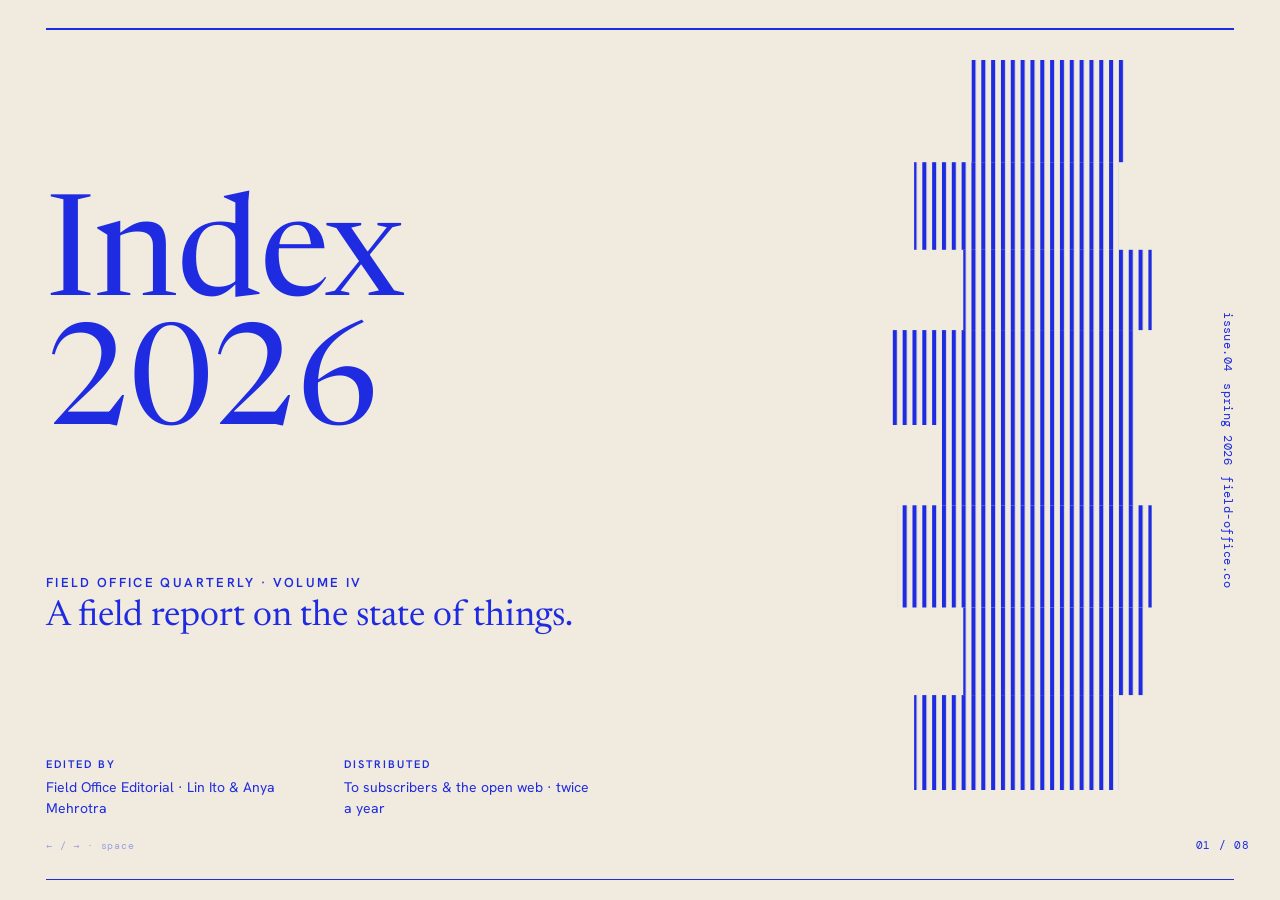
<file: skills/beautiful-html-templates/templates/cobalt-grid/template.html>
<!doctype html>
<html lang="en">
<head>
<meta charset="utf-8" />
<title>Cobalt Grid — Slide Template</title>
<meta name="viewport" content="width=device-width, initial-scale=1" />
<link rel="preconnect" href="https://fonts.googleapis.com" />
<link rel="preconnect" href="https://fonts.gstatic.com" crossorigin />
<link href="https://fonts.googleapis.com/css2?family=Newsreader:ital,wght@0,400;0,500;1,300;1,400;1,500&family=Hanken+Grotesk:wght@400;500;600;700&family=DM+Mono:wght@400;500&display=swap" rel="stylesheet" />
<style>
  :root {
    --paper:    #F0EBDE;   /* warm cream / ivory paper canvas */
    --paper-2:  #E6E0CE;
    --ink:      #1F2BE0;   /* electric cobalt / royal blue */
    --ink-soft: #5560E5;   /* lighter cobalt for secondary marks */
    --grid:     rgba(31, 43, 224, 0.10);  /* very faint blue grid */
    --rule:     #1F2BE0;
  }
  * { box-sizing: border-box; }
  html, body { margin: 0; padding: 0; height: 100%; background: #0a0a0a; }
  body {
    font-family: 'Hanken Grotesk', 'Helvetica Neue', sans-serif;
    color: var(--ink);
    overflow: hidden;
  }

  /* Deck wrapper — fills the viewport */
  .deck { position: fixed; inset: 0; display: grid; place-items: center; }
  .stage {
    position: relative;
    width: 100vw; height: 100vh;
    overflow: hidden;
    background: var(--paper);
  }

  /* Graph-paper grid behind every slide */
  .stage::before {
    content: '';
    position: absolute; inset: 0;
    background-image:
      linear-gradient(to right, var(--grid) 1px, transparent 1px),
      linear-gradient(to bottom, var(--grid) 1px, transparent 1px);
    background-size: clamp(28px, 2.2vw, 44px) clamp(28px, 2.2vw, 44px);
    pointer-events: none;
    z-index: 1;
  }

  .slide {
    position: absolute; inset: 0;
    opacity: 0; pointer-events: none;
    transition: opacity 280ms ease;
    z-index: 2;
  }
  .slide.active { opacity: 1; pointer-events: auto; }

  /* ─── TYPE SYSTEM ──────────────────────────────────────────── */
  .disp {
    font-family: 'Newsreader', Georgia, serif;
    
    font-weight: 400;
    line-height: 0.92;
    letter-spacing: -0.005em;
    color: var(--ink);
  }
  .body-tx {
    font-family: 'Hanken Grotesk', sans-serif;
    font-weight: 400;
    line-height: 1.5;
    color: var(--ink);
  }
  .micro {
    font-family: 'Hanken Grotesk', sans-serif;
    font-weight: 600;
    text-transform: uppercase;
    letter-spacing: 0.16em;
    color: var(--ink);
  }
  .mono {
    font-family: 'DM Mono', ui-monospace, monospace;
    font-weight: 400;
    color: var(--ink);
  }

  /* Single page-number marker, shared across slides.
     Sits ABOVE the bottom hairline rule, with deliberate space between the
     two so the chrome elements don't collide on any slide. */
  .pagenum {
    position: absolute;
    right: clamp(28px, 2.4vw, 48px);
    bottom: clamp(48px, 4.8vh, 76px);
    font-family: 'DM Mono', ui-monospace, monospace;
    font-size: clamp(11px, 0.82vw, 13px);
    color: var(--ink);
    letter-spacing: 0.06em;
    z-index: 9;
  }

  /* Top + bottom slim hairlines that frame each slide.
     Echo of the reference's thin rule above and below the composition. The
     bottom rule is pinned at the slide's lower edge so the page number,
     which sits above it, has clear space and never overlaps. */
  .hairlines::before,
  .hairlines::after {
    content: '';
    position: absolute;
    left: clamp(36px, 3.6vw, 80px);
    right: clamp(36px, 3.6vw, 80px);
    height: 1.5px;
    background: var(--ink);
    z-index: 4;
    pointer-events: none;
  }
  .hairlines::before { top: clamp(28px, 2.6vh, 48px); }
  .hairlines::after  { bottom: clamp(20px, 2vh, 32px); }

  /* Fixed nav hint — sits above the bottom hairline, same vertical level
     as the page number on the opposite side, so neither overlaps the rule. */
  .nav-hint {
    position: fixed;
    left: clamp(36px, 3.6vw, 80px);
    bottom: clamp(48px, 4.8vh, 76px);
    font-family: 'DM Mono', ui-monospace, monospace;
    font-size: clamp(10px, 0.75vw, 12px);
    color: var(--ink);
    letter-spacing: 0.08em;
    opacity: 0.4;
    z-index: 12;
    pointer-events: none;
  }

  /* ─── DECORATIVE: pixel-glitch stair (reusable SVG) ─────────── */
  /* The SVG below renders a column of stair-stepped rectangles, each
     filled with vertical scanlines — a direct echo of the reference's
     "pixelated" shape on the right side. Decorative only, pointer-events
     disabled, sits behind content. */
  .pixel-glitch {
    position: absolute;
    pointer-events: none;
    z-index: 3;
  }
  .pixel-glitch svg { display: block; width: 100%; height: 100%; }

  /* ─── DECORATIVE: small QR-style block ───────────────────────── */
  /* The QR is paper-backgrounded so it reads as a discrete patch when it
     overlaps the pixel-glitch column behind it — without the paper fill,
     the empty grid cells let the glitch's vertical scanlines bleed
     through and the QR loses its shape. */
  .qr-block {
    position: absolute;
    pointer-events: none;
    z-index: 5;
    display: grid;
    grid-template-columns: repeat(8, 1fr);
    grid-template-rows: repeat(8, 1fr);
    gap: 1.5px;
    background: var(--paper);
    padding: 4px;
    box-shadow: 0 0 0 1.5px var(--paper);
  }
  .qr-block .px { background: var(--paper); }
  .qr-block .px.on { background: var(--ink); }

  /* ──────────────────────────────────────────────────────────────
     SLIDE 1 — COVER
     ────────────────────────────────────────────────────────────── */
  .s-cover { background: var(--paper); }

  .s-cover .titlewrap {
    position: absolute;
    left: clamp(36px, 3.6vw, 80px);
    top: clamp(80px, 9vh, 160px);
    z-index: 5;
    max-width: 60%;
  }
  .s-cover .title {
    font-family: 'Newsreader', Georgia, serif;
    
    font-weight: 400;
    font-size: clamp(100px, min(11vw, 18vh), 200px);
    line-height: 0.92;
    letter-spacing: -0.008em;
    color: var(--ink);
  }
  .s-cover .subkicker {
    margin-top: clamp(20px, 2.2vh, 36px);
    display: flex; flex-direction: column; gap: 6px;
  }
  .s-cover .subkicker .l {
    font-family: 'Hanken Grotesk', sans-serif;
    font-weight: 600;
    text-transform: uppercase;
    letter-spacing: 0.18em;
    font-size: clamp(13px, 1vw, 16px);
    color: var(--ink);
  }
  .s-cover .subkicker .ed {
    font-family: 'Newsreader', Georgia, serif;
    
    font-size: clamp(28px, min(2.8vw, 4.6vh), 50px);
    line-height: 1.1;
    color: var(--ink);
  }

  /* Pixel-glitch column on the right side of the cover */
  .s-cover .pixel-glitch {
    top: clamp(60px, 6vh, 120px);
    right: clamp(36px, 3.6vw, 80px);
    width: clamp(280px, 32vw, 560px);
    bottom: clamp(110px, 12vh, 200px);
  }

  /* QR block top-right */
  .s-cover .qr-block {
    top: clamp(60px, 6vh, 120px);
    right: clamp(120px, 8vw, 200px);
    width: clamp(58px, 4.2vw, 84px);
    height: clamp(58px, 4.2vw, 84px);
  }

  /* Vertical right-side label column (reads as a stack of micro-text,
     replacing the Korean column in the reference). */
  .s-cover .vstack {
    position: absolute;
    right: clamp(36px, 3.6vw, 60px);
    top: 50%;
    transform: translateY(-50%);
    z-index: 5;
    display: flex; flex-direction: column;
    gap: clamp(10px, 1.2vh, 18px);
    align-items: end;
  }
  .s-cover .vstack .v-row {
    font-family: 'DM Mono', ui-monospace, monospace;
    font-size: clamp(12px, 0.9vw, 15px);
    line-height: 1;
    color: var(--ink);
    letter-spacing: 0.04em;
    writing-mode: vertical-rl;
    text-orientation: mixed;
  }

  /* Footer row */
  .s-cover .cfooter {
    /* Constrained to the left half so it never runs under the right-side
       pixel-glitch column on any viewport. */
    position: absolute;
    left: clamp(36px, 3.6vw, 80px);
    right: clamp(680px, 40vw, 880px);
    bottom: clamp(82px, 8vh, 120px);
    display: flex; justify-content: flex-start; align-items: end;
    z-index: 5;
    gap: clamp(28px, 3vw, 56px);
  }
  .s-cover .cfooter .colf {
    font-family: 'Hanken Grotesk', sans-serif;
    font-size: clamp(14px, 0.92vw, 15px);
    line-height: 1.45;
    color: var(--ink);
  }
  .s-cover .cfooter .colf .ftag {
    font-family: 'Hanken Grotesk', sans-serif;
    font-weight: 600; text-transform: uppercase; letter-spacing: 0.18em;
    font-size: clamp(11px, 0.78vw, 13px);
    margin-bottom: 4px;
    color: var(--ink);
  }

  /* ──────────────────────────────────────────────────────────────
     SLIDE 2 — MANIFESTO
     ────────────────────────────────────────────────────────────── */
  .s-manifesto { background: var(--paper); }
  .s-manifesto .stmt-wrap {
    position: absolute;
    left: clamp(60px, 8vw, 160px);
    right: clamp(60px, 8vw, 160px);
    top: 50%;
    transform: translateY(-50%);
    z-index: 5;
    text-align: left;
  }
  .s-manifesto .stmt {
    font-family: 'Newsreader', Georgia, serif;
    
    font-weight: 400;
    font-size: clamp(56px, min(6.4vw, 11vh), 120px);
    line-height: 1.05;
    letter-spacing: -0.005em;
    color: var(--ink);
  }
  .s-manifesto .stmt .roman {
    font-style: normal;
    font-weight: 500;
  }
  .s-manifesto .attr {
    margin-top: clamp(28px, 3vh, 50px);
    display: flex; gap: clamp(14px, 1.4vw, 24px); align-items: center;
    border-top: 1px solid var(--ink);
    padding-top: clamp(10px, 1.2vh, 18px);
  }
  .s-manifesto .attr .who {
    font-family: 'Hanken Grotesk', sans-serif;
    font-weight: 600;
    text-transform: uppercase;
    letter-spacing: 0.16em;
    font-size: clamp(12px, 0.85vw, 14px);
    color: var(--ink);
  }
  .s-manifesto .attr .meta-tag {
    font-family: 'DM Mono', ui-monospace, monospace;
    font-size: clamp(12px, 0.82vw, 14px);
    color: var(--ink);
    letter-spacing: 0.04em;
    opacity: 0.78;
  }

  /* ──────────────────────────────────────────────────────────────
     SLIDE 3 — INDEX (numbered list of trends)
     ────────────────────────────────────────────────────────────── */
  .s-index { background: var(--paper); }
  .s-index .frame {
    position: absolute;
    inset: clamp(76px, 8vh, 130px) clamp(36px, 3.6vw, 80px) clamp(100px, 10vh, 150px);
    display: grid;
    grid-template-columns: 1fr;
    grid-template-rows: auto 1fr;
    gap: clamp(20px, 2.2vh, 36px);
    z-index: 5;
  }
  .s-index .topbar {
    display: flex; align-items: end; justify-content: space-between;
    border-bottom: 1.5px solid var(--ink);
    padding-bottom: clamp(12px, 1.4vh, 22px);
    gap: 30px;
  }
  .s-index .topbar .h {
    font-family: 'Newsreader', Georgia, serif;
    
    font-size: clamp(48px, min(5vw, 8.5vh), 100px);
    line-height: 0.95;
    color: var(--ink);
  }
  .s-index .topbar .lab-tag {
    font-family: 'Hanken Grotesk', sans-serif;
    font-weight: 600; text-transform: uppercase; letter-spacing: 0.18em;
    font-size: clamp(12px, 0.9vw, 14px);
    color: var(--ink); text-align: right;
  }
  .s-index .list {
    display: grid;
    grid-template-columns: 1fr 1fr;
    grid-template-rows: 1fr 1fr 1fr;
    gap: clamp(14px, 2vh, 28px) clamp(28px, 3vw, 56px);
  }
  .s-index .row { align-self: stretch; }
  .s-index .row {
    display: grid;
    grid-template-columns: 56px 1fr;
    gap: clamp(12px, 1.4vw, 22px);
    border-bottom: 1px solid rgba(31, 43, 224, 0.18);
    padding-bottom: clamp(12px, 1.4vh, 20px);
  }
  .s-index .row .num-tag {
    font-family: 'DM Mono', ui-monospace, monospace;
    font-size: clamp(13px, 0.9vw, 15px);
    color: var(--ink);
    letter-spacing: 0.04em;
    padding-top: 6px;
  }
  .s-index .row h3 {
    margin: 0 0 6px 0;
    font-family: 'Newsreader', Georgia, serif;
    
    font-weight: 400;
    font-size: clamp(26px, 2vw, 40px);
    line-height: 1.05;
    color: var(--ink);
  }
  .s-index .row p {
    margin: 0;
    font-family: 'Hanken Grotesk', sans-serif;
    font-size: clamp(14px, 0.95vw, 15px);
    line-height: 1.5;
    color: var(--ink);
    max-width: 92%;
  }

  /* ──────────────────────────────────────────────────────────────
     SLIDE 4 — CHAPTER (display + intro on glitch background)
     ────────────────────────────────────────────────────────────── */
  .s-chapter { background: var(--paper); }
  .s-chapter .pixel-glitch {
    top: clamp(60px, 6vh, 120px);
    right: clamp(0px, 0vw, 0px);
    width: clamp(220px, 26vw, 460px);
    bottom: clamp(110px, 12vh, 200px);
    opacity: 0.75;
  }
  .s-chapter .frame {
    position: absolute;
    left: clamp(36px, 3.6vw, 80px);
    right: clamp(280px, 30vw, 540px);
    top: clamp(80px, 9vh, 140px);
    bottom: clamp(110px, 11vh, 170px);
    display: flex; flex-direction: column;
    justify-content: center;
    z-index: 5;
    gap: clamp(18px, 2vh, 32px);
  }
  .s-chapter .nm-tag {
    font-family: 'DM Mono', ui-monospace, monospace;
    font-size: clamp(13px, 0.92vw, 15px);
    color: var(--ink);
    letter-spacing: 0.06em;
  }
  .s-chapter .ttl {
    font-family: 'Newsreader', Georgia, serif;
    
    font-weight: 400;
    font-size: clamp(56px, min(6vw, 10vh), 130px);
    line-height: 1.0;
    color: var(--ink);
    letter-spacing: -0.005em;
  }
  .s-chapter .lede {
    font-family: 'Hanken Grotesk', sans-serif;
    font-weight: 400;
    font-size: clamp(15px, 1vw, 18px);
    line-height: 1.5;
    color: var(--ink);
    max-width: 56ch;
  }

  /* ──────────────────────────────────────────────────────────────
     SLIDE 5 — DATA (vertical pixel-stack bar chart)
     ────────────────────────────────────────────────────────────── */
  .s-data { background: var(--paper); }
  .s-data .frame {
    position: absolute;
    inset: clamp(76px, 8vh, 130px) clamp(36px, 3.6vw, 80px) clamp(100px, 10vh, 150px);
    display: grid;
    grid-template-rows: auto 1fr;
    gap: clamp(20px, 2vh, 36px);
    z-index: 5;
  }
  .s-data .topbar {
    display: flex; align-items: end; justify-content: space-between;
    border-bottom: 1.5px solid var(--ink);
    padding-bottom: clamp(12px, 1.4vh, 22px);
    gap: 30px;
  }
  .s-data .topbar .h {
    font-family: 'Newsreader', Georgia, serif;
    
    font-size: clamp(46px, min(4.8vw, 8.2vh), 92px);
    line-height: 0.95;
    color: var(--ink);
  }
  .s-data .topbar .lab-tag {
    font-family: 'Hanken Grotesk', sans-serif;
    font-weight: 600; text-transform: uppercase; letter-spacing: 0.18em;
    font-size: clamp(12px, 0.9vw, 14px);
    color: var(--ink); text-align: right;
  }
  .s-data .body {
    display: grid;
    grid-template-columns: 0.8fr 1.6fr;
    gap: clamp(28px, 3vw, 56px);
  }
  .s-data .col-a {
    display: flex; flex-direction: column; justify-content: center;
    gap: clamp(20px, 2.4vh, 36px);
  }
  .s-data .stat .vbig {
    font-family: 'Newsreader', Georgia, serif;
    
    font-weight: 400;
    font-size: clamp(110px, min(11vw, 18vh), 240px);
    line-height: 0.92;
    color: var(--ink);
    letter-spacing: -0.015em;
  }
  .s-data .stat .lab2 {
    font-family: 'Hanken Grotesk', sans-serif;
    font-weight: 600;
    text-transform: uppercase;
    letter-spacing: 0.16em;
    font-size: clamp(13px, 0.95vw, 15px);
    color: var(--ink);
    margin-top: 6px;
  }
  .s-data .stat .desc {
    font-family: 'Hanken Grotesk', sans-serif;
    font-size: clamp(15px, 1vw, 17px);
    line-height: 1.5;
    color: var(--ink);
    max-width: 30ch;
    margin-top: 6px;
  }

  /* The chart itself: a row of vertical "pixel stacks" — each track is
     a column of small filled cells, with cell count proportional to the
     value. Visually echoes the reference's pixel-glitch decoration. */
  .s-data .chart {
    display: flex; flex-direction: column; justify-content: end;
    gap: clamp(10px, 1.2vh, 18px);
  }
  .s-data .chart .bars {
    display: grid;
    grid-template-columns: repeat(8, 1fr);
    gap: clamp(10px, 1vw, 18px);
    align-items: end;
    height: 100%;
    min-height: clamp(280px, 38vh, 540px);
  }
  .s-data .chart .stack {
    display: flex; flex-direction: column-reverse; gap: 3px;
    height: 100%;
  }
  .s-data .chart .stack .cell {
    flex: 1 1 0;
    min-height: 6px;
    background: rgba(31, 43, 224, 0.10);
  }
  .s-data .chart .stack .cell.on { background: var(--ink); }
  .s-data .chart .ticks {
    display: grid;
    grid-template-columns: repeat(8, 1fr);
    gap: clamp(10px, 1vw, 18px);
    border-top: 1.5px solid var(--ink);
    padding-top: clamp(8px, 1vh, 14px);
  }
  .s-data .chart .ticks .ticklab {
    font-family: 'DM Mono', ui-monospace, monospace;
    font-size: clamp(12px, 0.85vw, 14px);
    color: var(--ink);
    letter-spacing: 0.04em;
    text-align: center;
  }

  /* ──────────────────────────────────────────────────────────────
     SLIDE 6 — QUOTE
     ────────────────────────────────────────────────────────────── */
  .s-quote { background: var(--paper); }
  .s-quote .pixel-glitch {
    top: clamp(40px, 4vh, 80px);
    right: clamp(36px, 3.6vw, 80px);
    width: clamp(160px, 16vw, 280px);
    bottom: clamp(40px, 4vh, 80px);
    opacity: 0.6;
  }
  .s-quote .qframe {
    position: absolute;
    left: clamp(36px, 3.6vw, 80px);
    right: clamp(220px, 22vw, 380px);
    top: 50%;
    transform: translateY(-50%);
    z-index: 5;
  }
  .s-quote .qkicker {
    font-family: 'Hanken Grotesk', sans-serif;
    font-weight: 600;
    text-transform: uppercase;
    letter-spacing: 0.2em;
    font-size: clamp(12px, 0.9vw, 14px);
    color: var(--ink);
    margin-bottom: clamp(16px, 1.8vh, 28px);
  }
  .s-quote .qbody {
    font-family: 'Newsreader', Georgia, serif;
    
    font-weight: 400;
    font-size: clamp(50px, min(5.6vw, 9vh), 110px);
    line-height: 1.05;
    color: var(--ink);
    letter-spacing: -0.005em;
    max-width: 92%;
  }
  .s-quote .qattr {
    margin-top: clamp(24px, 2.6vh, 40px);
    display: grid; grid-template-columns: auto 1fr;
    gap: clamp(14px, 1.4vw, 24px);
    align-items: end;
    border-top: 1px solid var(--ink);
    padding-top: clamp(10px, 1.2vh, 18px);
  }
  .s-quote .qattr .who-tag {
    font-family: 'Hanken Grotesk', sans-serif;
    font-weight: 600;
    text-transform: uppercase;
    letter-spacing: 0.16em;
    font-size: clamp(13px, 0.92vw, 15px);
    color: var(--ink);
  }
  .s-quote .qattr .role-meta {
    font-family: 'DM Mono', ui-monospace, monospace;
    font-size: clamp(12px, 0.85vw, 14px);
    color: var(--ink);
    letter-spacing: 0.04em;
    opacity: 0.78;
  }

  /* ──────────────────────────────────────────────────────────────
     SLIDE 7 — TREND TABLE (dense ledger)
     ────────────────────────────────────────────────────────────── */
  .s-table { background: var(--paper); }
  .s-table .frame {
    position: absolute;
    inset: clamp(76px, 8vh, 130px) clamp(36px, 3.6vw, 80px) clamp(100px, 10vh, 150px);
    display: flex; flex-direction: column;
    z-index: 5;
  }
  .s-table .topbar {
    display: flex; align-items: end; justify-content: space-between;
    border-bottom: 1.5px solid var(--ink);
    padding-bottom: clamp(12px, 1.4vh, 22px);
    margin-bottom: clamp(14px, 1.6vh, 24px);
    gap: 30px;
  }
  .s-table .topbar .h {
    font-family: 'Newsreader', Georgia, serif;
    
    font-size: clamp(46px, min(4.8vw, 8.2vh), 92px);
    line-height: 0.95;
    color: var(--ink);
  }
  .s-table .topbar .lab-tag {
    font-family: 'Hanken Grotesk', sans-serif;
    font-weight: 600; text-transform: uppercase; letter-spacing: 0.18em;
    font-size: clamp(12px, 0.9vw, 14px);
    color: var(--ink); text-align: right;
  }
  .s-table .ledger {
    flex: 1;
    display: flex;
    flex-direction: column;
    gap: 0;
    /* Distribute the rows so they fill the available height.
       The header row stays at the top, body rows space evenly below. */
    justify-content: stretch;
  }
  .s-table .row {
    display: grid;
    grid-template-columns: 76px 0.6fr 1.4fr 0.7fr 0.5fr;
    gap: clamp(14px, 1.4vw, 28px);
    align-items: center;
    padding: 0;
    flex: 1 1 0;
    min-height: clamp(46px, 6vh, 80px);
    border-bottom: 1px solid rgba(31, 43, 224, 0.18);
  }
  .s-table .row.headrow {
    border-bottom: 1.5px solid var(--ink);
    flex: 0 0 auto;
    min-height: 0;
    padding: 8px 0;
  }
  .s-table .row.headrow > div {
    font-family: 'Hanken Grotesk', sans-serif;
    font-weight: 600; text-transform: uppercase; letter-spacing: 0.18em;
    font-size: clamp(11px, 0.75vw, 12px);
    color: var(--ink);
  }
  .s-table .num-tag {
    font-family: 'DM Mono', ui-monospace, monospace;
    font-size: clamp(13px, 0.95vw, 15px);
    color: var(--ink);
    letter-spacing: 0.04em;
  }
  .s-table .nm {
    font-family: 'Newsreader', Georgia, serif;
    
    font-size: clamp(20px, 1.6vw, 28px);
    line-height: 1.15;
    color: var(--ink);
  }
  .s-table .desc {
    font-family: 'Hanken Grotesk', sans-serif;
    font-size: clamp(14px, 0.95vw, 15px);
    line-height: 1.4;
    color: var(--ink);
  }
  .s-table .mood-tag {
    font-family: 'Hanken Grotesk', sans-serif;
    font-weight: 600;
    font-size: clamp(13px, 0.92vw, 15px);
    color: var(--ink);
  }
  .s-table .delta-tag {
    font-family: 'DM Mono', ui-monospace, monospace;
    font-size: clamp(13px, 0.92vw, 15px);
    text-align: right;
    color: var(--ink);
    letter-spacing: 0.04em;
  }
  .s-table .delta-tag.up::before  { content: '↑ '; }
  .s-table .delta-tag.down::before { content: '↓ '; opacity: 0.6; }
  .s-table .delta-tag.flat::before { content: '— '; opacity: 0.6; }

  /* ──────────────────────────────────────────────────────────────
     SLIDE 8 — COLOPHON / CLOSING
     ────────────────────────────────────────────────────────────── */
  .s-colophon { background: var(--paper); }
  .s-colophon .pixel-glitch {
    top: clamp(80px, 9vh, 160px);
    left: clamp(36px, 3.6vw, 80px);
    width: clamp(220px, 26vw, 460px);
    bottom: clamp(220px, 22vh, 360px);
    opacity: 0.75;
  }
  .s-colophon .qr-block {
    top: clamp(80px, 9vh, 160px);
    right: clamp(36px, 3.6vw, 80px);
    width: clamp(72px, 5vw, 100px);
    height: clamp(72px, 5vw, 100px);
  }
  .s-colophon .titlewrap {
    position: absolute;
    right: clamp(36px, 3.6vw, 80px);
    top: 28%;
    z-index: 5;
    max-width: 56%;
    text-align: right;
  }
  .s-colophon .ktag {
    font-family: 'Hanken Grotesk', sans-serif;
    font-weight: 600;
    text-transform: uppercase;
    letter-spacing: 0.22em;
    font-size: clamp(12px, 0.9vw, 14px);
    color: var(--ink);
    margin-bottom: clamp(14px, 1.6vh, 24px);
  }
  .s-colophon .ttl {
    font-family: 'Newsreader', Georgia, serif;
    
    font-weight: 400;
    font-size: clamp(72px, min(8.4vw, 14vh), 180px);
    line-height: 0.96;
    color: var(--ink);
    letter-spacing: -0.005em;
  }
  .s-colophon .col-footer {
    position: absolute;
    left: clamp(36px, 3.6vw, 80px);
    right: clamp(36px, 3.6vw, 80px);
    bottom: clamp(106px, 10.4vh, 160px);
    display: grid;
    grid-template-columns: 1fr 1fr 1fr 1.2fr;
    gap: clamp(20px, 2.4vw, 44px);
    z-index: 5;
  }
  .s-colophon .col-footer > div {
    border-top: 1.5px solid var(--ink);
    padding-top: clamp(10px, 1.2vh, 16px);
  }
  .s-colophon .col-footer .ftag {
    font-family: 'Hanken Grotesk', sans-serif;
    font-weight: 600;
    text-transform: uppercase;
    letter-spacing: 0.18em;
    font-size: clamp(11px, 0.78vw, 13px);
    margin-bottom: 6px;
    color: var(--ink);
  }
  .s-colophon .col-footer .ftxt {
    font-family: 'Hanken Grotesk', sans-serif;
    font-size: clamp(14px, 0.95vw, 15px);
    line-height: 1.5;
    color: var(--ink);
  }
</style>
</head>
<body>

<!-- Reusable SVG that draws the staircase of vertical-scanline blocks.
     Used on cover, chapter divider, quote, and colophon. -->
<svg style="display:none" aria-hidden="true">
  <defs>
    <pattern id="vstripes" width="3" height="100" patternUnits="userSpaceOnUse">
      <line x1="0.5" y1="0" x2="0.5" y2="100" stroke="#1F2BE0" stroke-width="1.2" />
    </pattern>
  </defs>
</svg>

<div class="deck">
  <div class="stage">

    <!-- 1. COVER ──────────────────────────────────────────────── -->
    <section class="slide s-cover hairlines active">
      <div class="titlewrap">
        <h1 class="title">Index<br/>2026</h1>
        <div class="subkicker">
          <div class="l caption">Field Office Quarterly · Volume IV</div>
          <div class="ed">A field report on the state of things.</div>
        </div>
      </div>

      <!-- Pixel-glitch staircase decoration -->
      <div class="pixel-glitch" aria-hidden="true">
        <svg viewBox="0 0 100 100" preserveAspectRatio="none">
          <defs>
            <pattern id="vs1" width="2.4" height="100" patternUnits="userSpaceOnUse">
              <line x1="0.5" y1="0" x2="0.5" y2="100" stroke="#1F2BE0" stroke-width="1.0" />
            </pattern>
          </defs>
          <rect x="36" y="0"  width="38" height="14" fill="url(#vs1)"/>
          <rect x="22" y="14" width="50" height="12" fill="url(#vs1)"/>
          <rect x="34" y="26" width="46" height="11" fill="url(#vs1)"/>
          <rect x="16" y="37" width="60" height="13" fill="url(#vs1)"/>
          <rect x="28" y="50" width="48" height="11" fill="url(#vs1)"/>
          <rect x="18" y="61" width="62" height="14" fill="url(#vs1)"/>
          <rect x="34" y="75" width="44" height="12" fill="url(#vs1)"/>
          <rect x="22" y="87" width="50" height="13" fill="url(#vs1)"/>
        </svg>
      </div>

      <!-- Vertical stack of micro-text on far right (replaces Korean) -->
      <div class="vstack">
        <div class="v-row caption">issue.04</div>
        <div class="v-row caption">spring 2026</div>
        <div class="v-row caption">field-office.co</div>
      </div>

      <!-- Footer row — two columns, sized to clear the right-side pixel-glitch -->
      <div class="cfooter">
        <div class="colf">
          <div class="ftag caption">Edited by</div>
          <div>Field Office Editorial · Lin Ito &amp; Anya Mehrotra</div>
        </div>
        <div class="colf">
          <div class="ftag caption">Distributed</div>
          <div>To subscribers &amp; the open web · twice a year</div>
        </div>
      </div>

      <div class="pagenum">01 / 08</div>
    </section>

    <!-- 2. MANIFESTO ───────────────────────────────────────────── -->
    <section class="slide s-manifesto hairlines">
      <div class="stmt-wrap">
        <p class="stmt">A trend is a quiet question that several rooms started asking <span class="roman">at roughly the same time.</span></p>
        <div class="attr">
          <div class="who caption">From the editor's note</div>
          <div class="meta-tag caption">Index 2026 · opening pages</div>
        </div>
      </div>
      <div class="pagenum">02 / 08</div>
    </section>

    <!-- 3. INDEX OF TRENDS ─────────────────────────────────────── -->
    <section class="slide s-index hairlines">
      <div class="frame">
        <div class="topbar">
          <div class="h">The index, in six entries.</div>
          <div class="lab-tag caption">Spring 2026 · selected trends</div>
        </div>
        <div class="list">
          <div class="row">
            <div class="num-tag caption">01.</div>
            <div>
              <h3>Slow software</h3>
              <p>Tools that opt out of the urgency contest and instead promise to be quiet, considered, and on by default.</p>
            </div>
          </div>
          <div class="row">
            <div class="num-tag caption">02.</div>
            <div>
              <h3>Domestic interfaces</h3>
              <p>Screens designed to live in living rooms — softer typography, warmer colour, and a willingness to be ignored.</p>
            </div>
          </div>
          <div class="row">
            <div class="num-tag caption">03.</div>
            <div>
              <h3>Hand-set print again</h3>
              <p>A return to letterpress, risograph, and small-edition print, often paired with the most digital-feeling clients.</p>
            </div>
          </div>
          <div class="row">
            <div class="num-tag caption">04.</div>
            <div>
              <h3>Quietly weird type</h3>
              <p>Display type with one slightly off detail — a tilted ear, a long tail — that keeps a reader looking twice.</p>
            </div>
          </div>
          <div class="row">
            <div class="num-tag caption">05.</div>
            <div>
              <h3>Receipts and ledgers</h3>
              <p>Information designed to be filed, not consumed. Tabular layouts, dotted leaders, the page returning the favour.</p>
            </div>
          </div>
          <div class="row">
            <div class="num-tag caption">06.</div>
            <div>
              <h3>Public weather</h3>
              <p>Brand and product writing that includes the actual weather of the day, the mood of the team, the unfinished thought.</p>
            </div>
          </div>
        </div>
      </div>
      <div class="pagenum">03 / 08</div>
    </section>

    <!-- 4. CHAPTER DIVIDER ─────────────────────────────────────── -->
    <section class="slide s-chapter hairlines">
      <div class="pixel-glitch" aria-hidden="true">
        <svg viewBox="0 0 100 100" preserveAspectRatio="none">
          <defs>
            <pattern id="vs4" width="2.4" height="100" patternUnits="userSpaceOnUse">
              <line x1="0.5" y1="0" x2="0.5" y2="100" stroke="#1F2BE0" stroke-width="1.0" />
            </pattern>
          </defs>
          <rect x="40" y="0"  width="40" height="14" fill="url(#vs4)"/>
          <rect x="20" y="14" width="56" height="12" fill="url(#vs4)"/>
          <rect x="32" y="26" width="48" height="11" fill="url(#vs4)"/>
          <rect x="14" y="37" width="64" height="13" fill="url(#vs4)"/>
          <rect x="26" y="50" width="50" height="11" fill="url(#vs4)"/>
          <rect x="16" y="61" width="62" height="14" fill="url(#vs4)"/>
          <rect x="32" y="75" width="46" height="12" fill="url(#vs4)"/>
          <rect x="20" y="87" width="54" height="13" fill="url(#vs4)"/>
        </svg>
      </div>

      <div class="frame">
        <div class="nm-tag caption">Chapter one — the case for slow software</div>
        <h2 class="ttl">Software is a room, and rooms are designed to be lived in slowly.</h2>
        <p class="lede">In its first chapter the Index follows the studios, products, and quiet middleware projects that are walking back the urgency the last decade trained us into. Less push. More return. The tools that do not page you, on principle, are the ones we have chosen to read first.</p>
      </div>

      <div class="pagenum">04 / 08</div>
    </section>

    <!-- 5. DATA / PIXEL-STACK CHART ───────────────────────────── -->
    <section class="slide s-data hairlines">
      <div class="frame">
        <div class="topbar">
          <div class="h">Reader response, by quarter.</div>
          <div class="lab-tag caption">Newsletter opens · 2024 Q1 — 2026 Q1</div>
        </div>
        <div class="body">
          <div class="col-a">
            <div class="stat">
              <div class="vbig">82%</div>
              <div class="lab2 caption">Open rate · Q1 2026</div>
              <div class="desc">A 2.1× lift on the inaugural issue, driven mostly by long-form chapters being read on Sunday mornings.</div>
            </div>
            <div class="stat">
              <div class="vbig" style="font-size: clamp(72px, min(7vw, 11vh), 150px);">11k</div>
              <div class="lab2 caption">Active subscribers</div>
              <div class="desc">Quiet, mostly-not-on-social, paying readers; we do not run a referral programme.</div>
            </div>
          </div>
          <div class="chart">
            <!-- Each .stack is a quarter; with column-reverse, the first .cell
                 in source order sits at the BOTTOM of the column, so .on cells
                 stack up from baseline like a real pixel-bar chart. -->
            <div class="bars">
              <div class="stack"><!-- Q1 2024: 4 -->
                <div class="cell on"></div><div class="cell on"></div><div class="cell on"></div><div class="cell on"></div>
                <div class="cell"></div><div class="cell"></div><div class="cell"></div><div class="cell"></div><div class="cell"></div><div class="cell"></div>
              </div>
              <div class="stack"><!-- Q2 2024: 5 -->
                <div class="cell on"></div><div class="cell on"></div><div class="cell on"></div><div class="cell on"></div><div class="cell on"></div>
                <div class="cell"></div><div class="cell"></div><div class="cell"></div><div class="cell"></div><div class="cell"></div>
              </div>
              <div class="stack"><!-- Q3 2024: 5 -->
                <div class="cell on"></div><div class="cell on"></div><div class="cell on"></div><div class="cell on"></div><div class="cell on"></div>
                <div class="cell"></div><div class="cell"></div><div class="cell"></div><div class="cell"></div><div class="cell"></div>
              </div>
              <div class="stack"><!-- Q4 2024: 6 -->
                <div class="cell on"></div><div class="cell on"></div><div class="cell on"></div><div class="cell on"></div><div class="cell on"></div><div class="cell on"></div>
                <div class="cell"></div><div class="cell"></div><div class="cell"></div><div class="cell"></div>
              </div>
              <div class="stack"><!-- Q1 2025: 7 -->
                <div class="cell on"></div><div class="cell on"></div><div class="cell on"></div><div class="cell on"></div><div class="cell on"></div><div class="cell on"></div><div class="cell on"></div>
                <div class="cell"></div><div class="cell"></div><div class="cell"></div>
              </div>
              <div class="stack"><!-- Q2 2025: 7 -->
                <div class="cell on"></div><div class="cell on"></div><div class="cell on"></div><div class="cell on"></div><div class="cell on"></div><div class="cell on"></div><div class="cell on"></div>
                <div class="cell"></div><div class="cell"></div><div class="cell"></div>
              </div>
              <div class="stack"><!-- Q4 2025: 8 -->
                <div class="cell on"></div><div class="cell on"></div><div class="cell on"></div><div class="cell on"></div><div class="cell on"></div><div class="cell on"></div><div class="cell on"></div><div class="cell on"></div>
                <div class="cell"></div><div class="cell"></div>
              </div>
              <div class="stack"><!-- Q1 2026: 9 -->
                <div class="cell on"></div><div class="cell on"></div><div class="cell on"></div><div class="cell on"></div><div class="cell on"></div><div class="cell on"></div><div class="cell on"></div><div class="cell on"></div><div class="cell on"></div>
                <div class="cell"></div>
              </div>
            </div>
            <div class="ticks">
              <div class="ticklab caption">Q1 24</div>
              <div class="ticklab caption">Q2 24</div>
              <div class="ticklab caption">Q3 24</div>
              <div class="ticklab caption">Q4 24</div>
              <div class="ticklab caption">Q1 25</div>
              <div class="ticklab caption">Q2 25</div>
              <div class="ticklab caption">Q4 25</div>
              <div class="ticklab caption">Q1 26</div>
            </div>
          </div>
        </div>
      </div>
      <div class="pagenum">05 / 08</div>
    </section>

    <!-- 6. QUOTE ──────────────────────────────────────────────── -->
    <section class="slide s-quote hairlines">
      <div class="pixel-glitch" aria-hidden="true">
        <svg viewBox="0 0 100 100" preserveAspectRatio="none">
          <defs>
            <pattern id="vs6" width="2.4" height="100" patternUnits="userSpaceOnUse">
              <line x1="0.5" y1="0" x2="0.5" y2="100" stroke="#1F2BE0" stroke-width="1.0" />
            </pattern>
          </defs>
          <rect x="20" y="0"  width="50" height="14" fill="url(#vs6)"/>
          <rect x="34" y="14" width="46" height="13" fill="url(#vs6)"/>
          <rect x="14" y="27" width="62" height="14" fill="url(#vs6)"/>
          <rect x="26" y="41" width="50" height="13" fill="url(#vs6)"/>
          <rect x="22" y="54" width="56" height="14" fill="url(#vs6)"/>
          <rect x="36" y="68" width="44" height="13" fill="url(#vs6)"/>
          <rect x="20" y="81" width="60" height="14" fill="url(#vs6)"/>
        </svg>
      </div>
      <div class="qframe">
        <div class="qkicker caption">A note from the studio</div>
        <p class="qbody">"We started the bulletin because the loudest readings of design were eating the ones we found ourselves rereading."</p>
        <div class="qattr">
          <div class="who-tag caption">Lin Ito</div>
          <div class="role-meta caption">Editor · Field Office Quarterly · letter to subscribers, March 2025</div>
        </div>
      </div>
      <div class="pagenum">06 / 08</div>
    </section>

    <!-- 7. TREND TABLE ─────────────────────────────────────────── -->
    <section class="slide s-table hairlines">
      <div class="frame">
        <div class="topbar">
          <div class="h">Trend ledger, in long.</div>
          <div class="lab-tag caption">All ten · with our reading on each</div>
        </div>
        <div class="ledger">
          <div class="row headrow">
            <div class="caption">No.</div>
            <div class="caption">Trend</div>
            <div class="caption">Reading</div>
            <div class="caption">Mood</div>
            <div class="caption">YoY</div>
          </div>
          <div class="row">
            <div class="num-tag caption">01.</div>
            <div class="nm">Slow software</div>
            <div class="desc">Tools that opt out of urgency by default.</div>
            <div class="mood-tag">Quiet · welcomed</div>
            <div class="delta-tag up caption">14 pts</div>
          </div>
          <div class="row">
            <div class="num-tag caption">02.</div>
            <div class="nm">Domestic interfaces</div>
            <div class="desc">Screens designed to live in living rooms.</div>
            <div class="mood-tag">Warm · ambient</div>
            <div class="delta-tag up caption">9 pts</div>
          </div>
          <div class="row">
            <div class="num-tag caption">03.</div>
            <div class="nm">Hand-set print</div>
            <div class="desc">Letterpress and risograph paired with digital briefs.</div>
            <div class="mood-tag">Tactile · careful</div>
            <div class="delta-tag up caption">7 pts</div>
          </div>
          <div class="row">
            <div class="num-tag caption">04.</div>
            <div class="nm">Quietly weird type</div>
            <div class="desc">Display faces with one slightly off detail.</div>
            <div class="mood-tag">Curious · alert</div>
            <div class="delta-tag flat caption">flat</div>
          </div>
          <div class="row">
            <div class="num-tag caption">05.</div>
            <div class="nm">Receipts &amp; ledgers</div>
            <div class="desc">Information designed to be filed, not consumed.</div>
            <div class="mood-tag">Plain · honest</div>
            <div class="delta-tag up caption">5 pts</div>
          </div>
          <div class="row">
            <div class="num-tag caption">06.</div>
            <div class="nm">Public weather</div>
            <div class="desc">Brand voice that admits the day's actual mood.</div>
            <div class="mood-tag">Open · tender</div>
            <div class="delta-tag up caption">11 pts</div>
          </div>
          <div class="row">
            <div class="num-tag caption">07.</div>
            <div class="nm">Long-form receipts</div>
            <div class="desc">Newsletters that read like printed pamphlets.</div>
            <div class="mood-tag">Slow · sourced</div>
            <div class="delta-tag up caption">3 pts</div>
          </div>
          <div class="row">
            <div class="num-tag caption">08.</div>
            <div class="nm">Pre-loved objects</div>
            <div class="desc">Resale and repair as the front of the brand.</div>
            <div class="mood-tag">Worn · cared</div>
            <div class="delta-tag down caption">2 pts</div>
          </div>
        </div>
      </div>
      <div class="pagenum">07 / 08</div>
    </section>

    <!-- 8. COLOPHON / CLOSING ─────────────────────────────────── -->
    <section class="slide s-colophon hairlines">
      <div class="pixel-glitch" aria-hidden="true">
        <svg viewBox="0 0 100 100" preserveAspectRatio="none">
          <defs>
            <pattern id="vs8" width="2.4" height="100" patternUnits="userSpaceOnUse">
              <line x1="0.5" y1="0" x2="0.5" y2="100" stroke="#1F2BE0" stroke-width="1.0" />
            </pattern>
          </defs>
          <rect x="0"  y="0"  width="48" height="13" fill="url(#vs8)"/>
          <rect x="14" y="13" width="56" height="12" fill="url(#vs8)"/>
          <rect x="0"  y="25" width="64" height="14" fill="url(#vs8)"/>
          <rect x="20" y="39" width="50" height="13" fill="url(#vs8)"/>
          <rect x="6"  y="52" width="60" height="14" fill="url(#vs8)"/>
          <rect x="18" y="66" width="48" height="13" fill="url(#vs8)"/>
          <rect x="0"  y="79" width="56" height="14" fill="url(#vs8)"/>
          <rect x="20" y="93" width="44" height="7"  fill="url(#vs8)"/>
        </svg>
      </div>

      <div class="qr-block" aria-hidden="true">
        <span class="px on"></span><span class="px"></span><span class="px on"></span><span class="px on"></span><span class="px"></span><span class="px on"></span><span class="px"></span><span class="px on"></span>
        <span class="px"></span><span class="px on"></span><span class="px on"></span><span class="px"></span><span class="px on"></span><span class="px"></span><span class="px on"></span><span class="px"></span>
        <span class="px on"></span><span class="px"></span><span class="px"></span><span class="px on"></span><span class="px"></span><span class="px on"></span><span class="px on"></span><span class="px on"></span>
        <span class="px on"></span><span class="px on"></span><span class="px on"></span><span class="px"></span><span class="px on"></span><span class="px on"></span><span class="px"></span><span class="px on"></span>
        <span class="px"></span><span class="px on"></span><span class="px"></span><span class="px on"></span><span class="px"></span><span class="px"></span><span class="px on"></span><span class="px"></span>
        <span class="px on"></span><span class="px"></span><span class="px on"></span><span class="px on"></span><span class="px on"></span><span class="px on"></span><span class="px"></span><span class="px on"></span>
        <span class="px on"></span><span class="px on"></span><span class="px"></span><span class="px"></span><span class="px on"></span><span class="px"></span><span class="px on"></span><span class="px on"></span>
        <span class="px on"></span><span class="px"></span><span class="px on"></span><span class="px on"></span><span class="px"></span><span class="px on"></span><span class="px on"></span><span class="px"></span>
      </div>

      <div class="titlewrap">
        <div class="ktag caption">Colophon · Index 2026</div>
        <h2 class="ttl">See you in the<br/>autumn issue.</h2>
      </div>

      <div class="col-footer">
        <div>
          <div class="ftag caption">Editors</div>
          <div class="ftxt">Lin Ito &amp; Anya Mehrotra<br/>with the field-office collective</div>
        </div>
        <div>
          <div class="ftag caption">Designed</div>
          <div class="ftxt">In Newsreader, Hanken Grotesk<br/>&amp; DM Mono · cobalt on cream</div>
        </div>
        <div>
          <div class="ftag caption">Subscribed</div>
          <div class="ftxt">field-office.co · twice a year<br/>quiet, paid, and read slowly</div>
        </div>
        <div>
          <div class="ftag caption">Until autumn</div>
          <div class="ftxt">The next issue ships October 2026. Look for the cobalt envelope on a Monday morning.</div>
        </div>
      </div>

      <div class="pagenum">08 / 08</div>
    </section>

  </div>
</div>

<div class="caption nav-hint">← / → · space</div>

<script>
  // Plain vanilla navigation: arrows, space, home/end, swipe.
  const slides = Array.from(document.querySelectorAll('.slide'));
  let current = 0;
  function show(i) {
    if (i < 0) i = 0;
    if (i > slides.length - 1) i = slides.length - 1;
    slides[current].classList.remove('active');
    slides[i].classList.add('active');
    current = i;
  }
  document.addEventListener('keydown', (e) => {
    if (e.key === 'ArrowRight' || e.key === 'PageDown' || e.key === ' ') { e.preventDefault(); show(current + 1); }
    else if (e.key === 'ArrowLeft' || e.key === 'PageUp')               { e.preventDefault(); show(current - 1); }
    else if (e.key === 'Home')                                            { e.preventDefault(); show(0); }
    else if (e.key === 'End')                                             { e.preventDefault(); show(slides.length - 1); }
  });
  let tx = null;
  document.addEventListener('touchstart', (e) => { tx = e.touches[0].clientX; }, { passive: true });
  document.addEventListener('touchend', (e) => {
    if (tx == null) return;
    const dx = e.changedTouches[0].clientX - tx;
    if (Math.abs(dx) > 40) show(current + (dx < 0 ? 1 : -1));
    tx = null;
  });
</script>

</body>
</html>
</file>
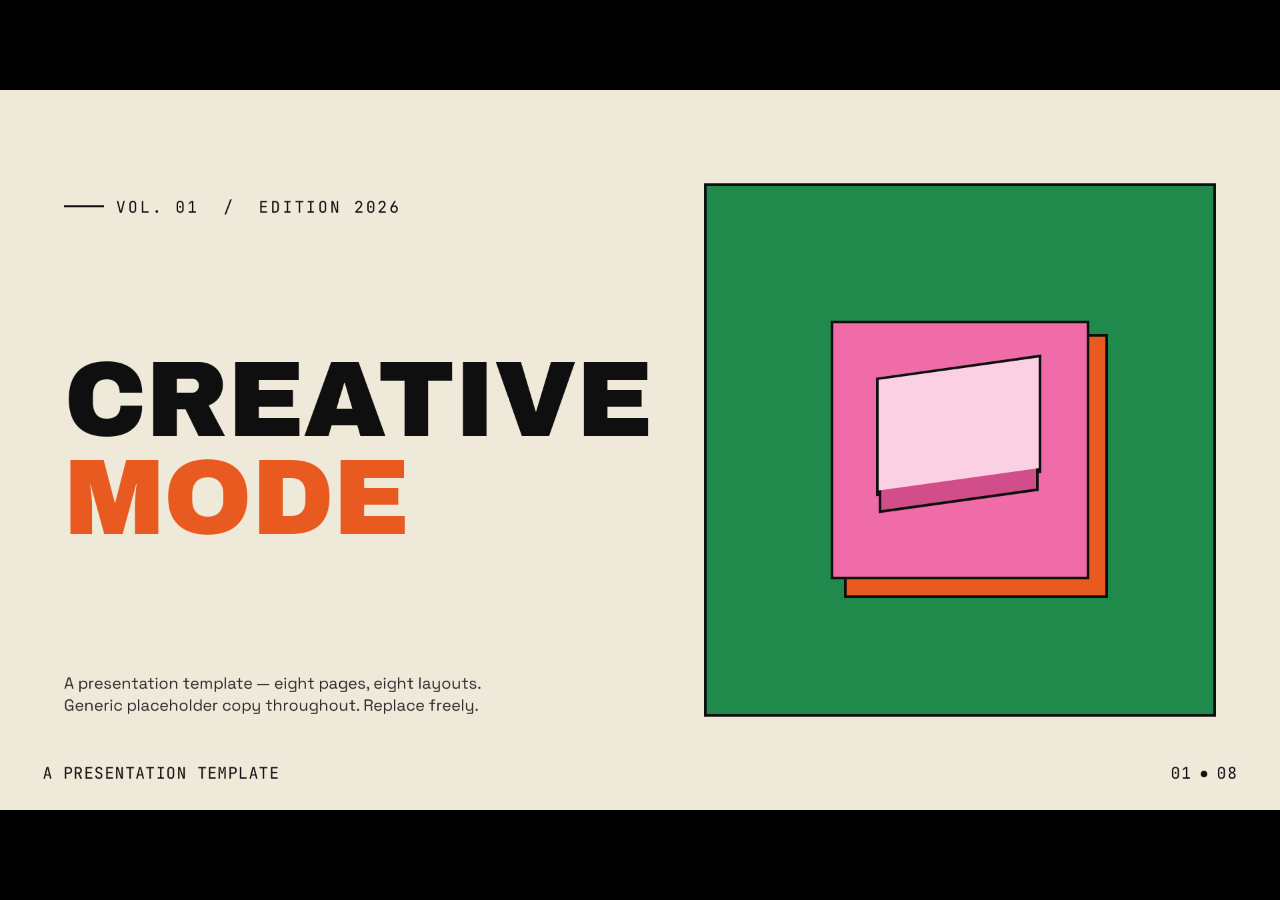
<file: skills/beautiful-html-templates/templates/creative-mode/template.html>
<!doctype html>
<html lang="en">
<head>
<meta charset="utf-8" />
<title>Creative Mode — Deck Template</title>
<meta name="viewport" content="width=device-width,initial-scale=1" />
<link rel="preconnect" href="https://fonts.googleapis.com">
<link rel="preconnect" href="https://fonts.gstatic.com" crossorigin>
<link href="https://fonts.googleapis.com/css2?family=Archivo+Black&family=Space+Grotesk:wght@400;500;600;700&family=JetBrains+Mono:wght@400;500;700&display=swap" rel="stylesheet">
<script src="deck-stage.js"></script>
<style>
  :root{
    --cream:#EFE9D9;
    --cream-2:#E4DCC4;
    --green:#1F8A4C;
    --green-dark:#136636;
    --pink:#F06CA8;
    --pink-dark:#D14E8B;
    --orange:#E85A1F;
    --yellow:#F5C518;
    --ink:#0F0F0F;
    --ink-2:#2A2A2A;
    --rule:#0F0F0F;
  }
  html, body { margin:0; padding:0; background:#000; }
  body { font-family:"Space Grotesk", system-ui, sans-serif; color:var(--ink); }

  deck-stage > section{
    width:1920px; height:1080px;
    background:var(--cream);
    color:var(--ink);
    position:relative;
    overflow:hidden;
    box-sizing:border-box;
  }

  /* shared */
  .display { font-family:"Archivo Black", sans-serif; letter-spacing:-.01em; line-height:.92; text-transform:uppercase; }
  .mono { font-family:"JetBrains Mono", monospace; }
  .body { font-family:"Space Grotesk", sans-serif; }

  .slide-meta{
    position:absolute; left:64px; right:64px; bottom:40px;
    display:flex; justify-content:space-between; align-items:center;
    font-family:"JetBrains Mono", monospace; font-size:24px; letter-spacing:.06em; text-transform:uppercase;
    color:var(--ink);
  }
  .slide-meta .dot{ width:10px; height:10px; background:var(--ink); border-radius:50%; display:inline-block; margin:0 14px; transform:translateY(-2px); }

  .topbar{
    position:absolute; left:64px; right:64px; top:48px;
    display:flex; justify-content:space-between; align-items:center;
    font-family:"JetBrains Mono", monospace; font-size:24px; letter-spacing:.08em; text-transform:uppercase;
  }
  .topbar .pill{
    border:2px solid var(--ink); padding:6px 14px; border-radius:999px;
  }

  /* --- SLIDE 1: TITLE / POSTER --- */
  .s1 .title{
    position:absolute; left:96px; top:50%; transform:translateY(-50%);
    font-size:160px; color:var(--ink); width:900px;
  }
  .s1 .title .row{ display:block; }
  .s1 .poster{
    position:absolute; right:96px; top:140px; bottom:140px;
    width:760px;
    background:var(--green);
    border:4px solid var(--ink);
    display:flex; align-items:center; justify-content:center;
  }
  .s1 .poster .switch{
    position:relative; width:380px; height:380px;
    background:var(--pink); border:4px solid var(--ink);
    box-shadow: 24px 24px 0 var(--orange), 24px 24px 0 4px var(--ink);
  }
  .s1 .poster .switch .lever{
    position:absolute; top:64px; left:64px; width:240px; height:170px;
    background:#FBD0E3; border:4px solid var(--ink);
    transform: skewY(-8deg);
  }
  .s1 .poster .switch .lever:after{
    content:""; position:absolute; left:0; right:0; bottom:-30px; height:30px;
    background:var(--pink-dark); border:4px solid var(--ink); border-top:0;
  }
  .s1 .poster .switch .label-on{
    position:absolute; top:78px; right:60px; font-family:"Archivo Black"; font-size:32px; color:var(--ink);
  }
  .s1 .poster .switch .label-off{
    position:absolute; bottom:48px; left:0; right:0; text-align:center;
    font-family:"Archivo Black"; font-size:32px; color:var(--ink);
  }
  .s1 .tagline{
    position:absolute; left:96px; top:160px;
    font-family:"JetBrains Mono", monospace; font-size:24px; letter-spacing:.16em; text-transform:uppercase;
    color:var(--ink);
  }
  .s1 .tagline span{ display:inline-block; width:60px; height:3px; background:var(--ink); vertical-align:middle; margin-right:18px; transform:translateY(-3px);}
  .s1 .footnote{
    position:absolute; left:96px; bottom:140px;
    font-family:"Space Grotesk", sans-serif; font-size:24px; color:var(--ink-2); max-width:640px; line-height:1.4;
  }

  /* --- SLIDE 2: SECTION INTRO / TWO COL --- */
  .s2 .kicker{
    position:absolute; left:96px; top:200px;
    font-family:"JetBrains Mono", monospace; font-size:24px; letter-spacing:.14em; text-transform:uppercase;
    background:var(--ink); color:var(--cream); padding:8px 16px; display:inline-block; white-space:nowrap;
  }
  .s2 .h{
    position:absolute; left:96px; top:300px; right:1000px;
    font-size:140px; line-height:.92; color:var(--ink);
  }
  .s2 .body-col{
    position:absolute; left:1020px; top:300px; right:480px;
    font-size:28px; line-height:1.4; color:var(--ink-2);
  }
  .s2 .body-col p + p { margin-top:24px; }
  .s2 .body-col p:first-child{ margin-top:0; }
  .s2 .marker{
    position:absolute; left:96px; bottom:160px;
    width:560px; height:120px; background:var(--pink); border:4px solid var(--ink);
    display:flex; align-items:center; justify-content:center;
    font-family:"Archivo Black"; font-size:46px;
  }
  .s2 .marker:after{
    content:""; position:absolute; right:-24px; bottom:-24px; width:100%; height:100%;
    background:var(--orange); border:4px solid var(--ink); z-index:-1;
  }
  .s2 .ix{
    position:absolute; right:96px; top:300px;
    width:340px; height:340px; background:var(--green); border:4px solid var(--ink);
  }
  .s2 .ix .circ{
    position:absolute; left:50%; top:50%; width:180px; height:180px;
    background:var(--yellow); border:4px solid var(--ink); border-radius:50%;
    transform:translate(-50%,-50%);
  }

  /* --- SLIDE 3: STAT GRID 2x2 --- */
  .s3 .h{
    position:absolute; left:96px; top:130px; right:96px;
    font-size:72px; line-height:.95; color:var(--ink);
  }
  .s3 .grid{
    position:absolute; left:96px; right:96px; top:380px;
    display:grid; grid-template-columns: 1fr 1fr; grid-template-rows: 1fr 1fr;
    gap:28px; bottom:110px;
  }
  .s3 .cell{
    border:4px solid var(--ink); padding:28px 32px; position:relative; overflow:hidden;
    display:flex; flex-direction:column; justify-content:space-between;
  }
  .s3 .cell .num-wrap{ padding-top:32px; }
  .s3 .cell .num{ font-family:"Archivo Black"; font-size:96px; line-height:.9; }
  .s3 .cell .lbl{ font-family:"JetBrains Mono", monospace; font-size:24px; letter-spacing:.12em; text-transform:uppercase; }
  .s3 .cell .desc{ font-size:24px; line-height:1.3; max-width:520px; color:var(--ink-2); margin-top:6px;}
  .s3 .c1{ background:var(--green); color:var(--cream); }
  .s3 .c1 .desc{ color:var(--cream); }
  .s3 .c2{ background:var(--pink); }
  .s3 .c3{ background:var(--cream); }
  .s3 .c4{ background:var(--orange); color:var(--cream);}
  .s3 .c4 .desc{ color:var(--cream); }
  .s3 .cell .corner{ position:absolute; top:24px; right:28px; font-family:"JetBrains Mono"; font-size:24px; letter-spacing:.1em; }

  /* --- SLIDE 4: ISOMETRIC DIAGRAM --- */
  .s4 .h{
    position:absolute; left:96px; top:96px; right:900px; font-size:100px; color:var(--ink);
  }
  .s4 .sub{
    position:absolute; left:96px; top:460px; right:1000px;
    font-size:24px; line-height:1.45; color:var(--ink-2);
  }
  .s4 .legend{
    position:absolute; left:96px; bottom:140px; display:flex; flex-direction:column; gap:18px;
  }
  .s4 .legend .row{ display:flex; align-items:center; gap:16px; font-family:"JetBrains Mono"; font-size:24px; letter-spacing:.06em; text-transform:uppercase; }
  .s4 .legend .sw{ width:28px; height:28px; border:3px solid var(--ink); }
  .s4 .iso{
    position:absolute; right:80px; top:120px; width:920px; height:840px;
    background:var(--green); border:4px solid var(--ink);
    display:flex; align-items:center; justify-content:center;
  }
  .s4 .stack{ position:relative; width:560px; height:560px; }
  .s4 .blk{
    position:absolute; width:300px; height:120px; border:4px solid var(--ink);
    box-shadow: 18px 18px 0 var(--ink);
  }
  .s4 .b1{ background:var(--pink); top:60px; left:130px; }
  .s4 .b2{ background:var(--yellow); top:200px; left:60px; width:380px; }
  .s4 .b3{ background:var(--orange); top:340px; left:160px; }
  .s4 .b4{ background:var(--cream); top:460px; left:80px; width:340px; }
  .s4 .blk .tag{ position:absolute; left:14px; top:10px; font-family:"JetBrains Mono"; font-size:24px; letter-spacing:.1em; text-transform:uppercase;}

  /* --- SLIDE 5: BAR CHART --- */
  .s5 .h{
    position:absolute; left:96px; top:96px; right:600px; font-size:84px; color:var(--ink);
  }
  .s5 .axis-y{
    position:absolute; left:96px; top:380px; width:64px; height:520px;
    border-right:3px solid var(--ink);
    display:flex; flex-direction:column-reverse; justify-content:space-between;
    font-family:"JetBrains Mono"; font-size:24px;
  }
  .s5 .axis-y span{ transform:translate(-12px, 6px); text-align:right; width:60px; }
  .s5 .chart{
    position:absolute; left:160px; right:96px; top:380px; height:520px;
    border-bottom:3px solid var(--ink);
    display:flex; align-items:flex-end; justify-content:space-around; gap:36px;
    padding:0 40px 0 40px; box-sizing:border-box;
  }
  .s5 .bar{
    flex:1; border:3px solid var(--ink); position:relative; max-width:160px;
  }
  .s5 .bar .v{
    position:absolute; left:0; right:0; top:-44px; text-align:center;
    font-family:"Archivo Black"; font-size:30px;
  }
  .s5 .bar .x{
    position:absolute; left:0; right:0; bottom:-50px; text-align:center;
    font-family:"JetBrains Mono"; font-size:24px; letter-spacing:.1em; text-transform:uppercase;
  }
  .s5 .legend2{
    position:absolute; right:96px; top:130px; display:flex; flex-direction:column; gap:14px;
    font-family:"JetBrains Mono"; font-size:24px; letter-spacing:.08em; text-transform:uppercase;
  }
  .s5 .legend2 .row{ display:flex; align-items:center; gap:10px; }
  .s5 .legend2 .sw{ width:22px; height:22px; border:3px solid var(--ink); }
  .s5 .note{
    position:absolute; left:160px; right:600px; bottom:90px;
    font-family:"JetBrains Mono"; font-size:24px; letter-spacing:.06em; color:var(--ink-2);
  }

  /* --- SLIDE 6: PROCESS / FLOW --- */
  .s6 .h{
    position:absolute; left:96px; top:96px; right:96px; font-size:96px; color:var(--ink);
  }
  .s6 .flow{
    position:absolute; left:96px; right:96px; top:380px;
    display:grid; grid-template-columns: repeat(4, 1fr); gap:28px;
  }
  .s6 .step{
    border:4px solid var(--ink); padding:28px; height:420px; position:relative;
    display:flex; flex-direction:column;
  }
  .s6 .step .n{ font-family:"Archivo Black"; font-size:140px; line-height:.85; }
  .s6 .step .t{ font-family:"Archivo Black"; font-size:34px; margin-top:16px; line-height:1; text-transform:uppercase; }
  .s6 .step .d{ font-size:24px; line-height:1.4; margin-top:14px; color:var(--ink-2); }
  .s6 .step .arrow{
    position:absolute; right:-22px; top:50%; transform:translateY(-50%);
    width:0; height:0; border-top:18px solid transparent; border-bottom:18px solid transparent;
    border-left:24px solid var(--ink); z-index:2;
  }
  .s6 .step:last-child .arrow{ display:none; }
  .s6 .s-1{ background:var(--cream); }
  .s6 .s-2{ background:var(--pink); }
  .s6 .s-3{ background:var(--yellow); }
  .s6 .s-4{ background:var(--green); color:var(--cream); }
  .s6 .s-4 .d{ color:var(--cream); }
  .s6 .header-line{
    position:absolute; left:96px; right:96px; top:280px; height:0;
    border-top:3px dashed var(--ink);
  }

  /* --- SLIDE 7: COMPARISON TABLE --- */
  .s7 .h{
    position:absolute; left:96px; top:130px; right:500px; font-size:84px; color:var(--ink);
  }
  .s7 .table{
    position:absolute; left:96px; right:96px; top:380px; bottom:140px;
    border:4px solid var(--ink);
    display:grid; grid-template-rows: 110px repeat(4, 1fr);
    background:var(--cream-2);
  }
  .s7 .table .row{
    display:grid; grid-template-columns: 1.4fr 1fr 1fr 1fr;
    border-bottom:3px solid var(--ink);
  }
  .s7 .table .row:last-child{ border-bottom:0; }
  .s7 .table .row > div{
    padding:18px 26px; border-right:3px solid var(--ink); display:flex; align-items:center;
    font-size:24px;
  }
  .s7 .table .row > div:last-child{ border-right:0; }
  .s7 .table .head{ background:var(--ink); color:var(--cream); }
  .s7 .table .head > div{
    font-family:"Archivo Black"; font-size:28px; text-transform:uppercase;
    border-right:3px solid var(--cream);
  }
  .s7 .table .row .label{ font-family:"Archivo Black"; font-size:28px; text-transform:uppercase; background:var(--cream);}
  .s7 .table .row .col-pink{ background:var(--pink); }
  .s7 .table .row .col-green{ background:var(--green); color:var(--cream); }
  .s7 .table .row .col-orange{ background:var(--orange); color:var(--cream); }
  .s7 .badge{
    position:absolute; right:120px; top:240px;
    background:var(--yellow); border:4px solid var(--ink);
    padding:14px 22px; font-family:"Archivo Black"; font-size:28px; text-transform:uppercase;
    transform:rotate(-4deg);
  }

  /* --- SLIDE 8: CLOSING / BIG MARK --- */
  .s8{ background:var(--green) !important; color:var(--cream); }
  .s8 .topbar, .s8 .slide-meta{ color:var(--cream); }
  .s8 .topbar .pill{ border-color:var(--cream); }
  .s8 .slide-meta .dot{ background:var(--cream); }
  .s8 .h{
    position:absolute; left:96px; top:200px; right:700px;
    font-size:220px; color:var(--cream);
  }
  .s8 .strap{
    position:absolute; left:96px; top:740px; right:600px;
    font-size:32px; line-height:1.4;
  }
  .s8 .stamp{
    position:absolute; right:120px; bottom:160px;
    width:340px; height:340px; background:var(--pink);
    border:4px solid var(--cream);
    display:flex; align-items:center; justify-content:center;
    transform:rotate(-6deg);
  }
  .s8 .stamp .inner{
    width:280px; height:280px; border:4px solid var(--cream); border-radius:50%;
    display:flex; flex-direction:column; align-items:center; justify-content:center;
    text-align:center; padding:20px; box-sizing:border-box;
  }
  .s8 .stamp .num{ font-family:"Archivo Black"; font-size:64px; line-height:.9; margin-bottom:10px; }
  .s8 .stamp .lbl{ font-family:"JetBrains Mono"; font-size:24px; letter-spacing:.12em; text-transform:uppercase; margin-top:6px;}

</style>
</head>
<body>

<deck-stage>

  <!-- ============ 1: TITLE / POSTER ============ -->
  <section class="s1" data-screen-label="01 Title">
    <div class="tagline">
      <span></span>VOL.&nbsp;01 &nbsp;/&nbsp; EDITION&nbsp;2026
    </div>

    <div class="title display">
      <span class="row">CREATIVE</span>
      <span class="row" style="color:var(--orange)">MODE</span>
    </div>

    <div class="footnote">
      A presentation template — eight pages, eight layouts. Generic placeholder copy throughout. Replace freely.
    </div>

    <div class="poster" aria-hidden="true">
      <div class="switch">
        <div class="lever"></div>
        <div class="label-on">
</div>
        <div class="label-off">
</div>
      </div>
    </div>

    <div class="slide-meta">
      <div>A PRESENTATION TEMPLATE</div>
      <div>01<span class="dot"></span>08</div>
    </div>
  </section>

  <!-- ============ 2: SECTION INTRO / TWO COL ============ -->
  <section class="s2" data-screen-label="02 Intro">
    <div class="topbar">
      <div>SECTION 01</div>
      <div class="pill">CHAPTER&nbsp;OPENER</div>
    </div>

    <div class="kicker mono">A Note Before We Begin</div>
    <h1 class="h display">FLIP THE<br/>SWITCH.</h1>

    <div class="body-col body">
      <p>Placeholder paragraph for an opening statement. Use this column to set up the chapter, introduce the speaker, or frame the question the deck is going to answer over the next several slides.</p>
      <p>A second paragraph balances the page with a quieter beat — context, a thesis, or a small definition. Keep the rhythm short, declarative, and visual.</p>
      <p>End with a third line that points forward to the rest of the deck. Generic placeholder text only — no real copy lives here yet.</p>
    </div>

    <div class="marker display">PRESS &nbsp; PLAY</div>
    <div class="ix" aria-hidden="true"><div class="circ"></div></div>

    <div class="slide-meta">
      <div>CHAPTER&nbsp;OPENER</div>
      <div>02<span class="dot"></span>08</div>
    </div>
  </section>

  <!-- ============ 3: STAT GRID 2x2 ============ -->
  <section class="s3" data-screen-label="03 Stats">
    <div class="topbar">
      <div>BY&nbsp;THE&nbsp;NUMBERS</div>
      <div class="pill">FY&nbsp;PLACEHOLDER</div>
    </div>

    <h1 class="h display">FOUR FIGURES,
ONE STORY.</h1>

    <div class="grid">
      <div class="cell c1">
        <div class="corner mono">/01</div>
        <div class="num-wrap"><div class="num">42%</div></div>
        <div>
          <div class="lbl">Lift In Engagement</div>
          <div class="desc">Placeholder caption describing the metric — what it is, how it was measured, and why it matters.</div>
        </div>
      </div>
      <div class="cell c2">
        <div class="corner mono">/02</div>
        <div class="num-wrap"><div class="num">2.7×</div></div>
        <div>
          <div class="lbl">Throughput Multiplier</div>
          <div class="desc">A short generic explainer line. Replace with your figure later. Keep cadence punchy.</div>
        </div>
      </div>
      <div class="cell c3">
        <div class="corner mono">/03</div>
        <div class="num-wrap"><div class="num">118</div></div>
        <div>
          <div class="lbl">Active Placeholders</div>
          <div class="desc">Filler descriptor about the count. Two lines maximum so the cell breathes.</div>
        </div>
      </div>
      <div class="cell c4">
        <div class="corner mono">/04</div>
        <div class="num-wrap"><div class="num">$9.4M</div></div>
        <div>
          <div class="lbl">Total Sample Value</div>
          <div class="desc">Closing stat caption. Keep numbers oversized and language deliberately small.</div>
        </div>
      </div>
    </div>

    <div class="slide-meta">
      <div>METRICS&nbsp;OVERVIEW</div>
      <div>03<span class="dot"></span>08</div>
    </div>
  </section>

  <!-- ============ 4: ISOMETRIC DIAGRAM ============ -->
  <section class="s4" data-screen-label="04 Diagram">
    <div class="topbar">
      <div>SYSTEM&nbsp;DIAGRAM</div>
      <div class="pill">SCHEMATIC&nbsp;/&nbsp;A</div>
    </div>

    <h1 class="h display">A STACK OF<br/>MOVING<br/>PARTS.</h1>

    <p class="sub body">
      Generic placeholder description for the schematic to the right. The four blocks represent layers of a hypothetical system — drop in your own labels and short notes per layer when populating this template.
    </p>

    <div class="legend">
      <div class="row"><span class="sw" style="background:var(--pink)"></span> Layer alpha — interface</div>
      <div class="row"><span class="sw" style="background:var(--yellow)"></span> Layer beta — orchestration</div>
      <div class="row"><span class="sw" style="background:var(--orange)"></span> Layer gamma — services</div>
      <div class="row"><span class="sw" style="background:var(--cream-2)"></span> Layer delta — substrate</div>
    </div>

    <div class="iso" aria-hidden="true">
      <div class="stack">
        <div class="blk b1"><span class="tag">Layer / 01</span></div>
        <div class="blk b2"><span class="tag">Layer / 02</span></div>
        <div class="blk b3"><span class="tag">Layer / 03</span></div>
        <div class="blk b4"><span class="tag">Layer / 04</span></div>
      </div>
    </div>

    <div class="slide-meta">
      <div>ARCHITECTURE</div>
      <div>04<span class="dot"></span>08</div>
    </div>
  </section>

  <!-- ============ 5: BAR CHART ============ -->
  <section class="s5" data-screen-label="05 Chart">
    <div class="topbar">
      <div>QUARTERLY&nbsp;READOUT</div>
      <div class="pill">CHART&nbsp;/&nbsp;BARS</div>
    </div>

    <h1 class="h display">PLACEHOLDER METRIC, BY QUARTER.</h1>

    <div class="legend2">
      <div class="row"><span class="sw" style="background:var(--green)"></span> Series A</div>
      <div class="row"><span class="sw" style="background:var(--pink)"></span> Series B</div>
      <div class="row"><span class="sw" style="background:var(--orange)"></span> Series C</div>
    </div>

    <div class="axis-y">
      <span>0</span><span>25</span><span>50</span><span>75</span><span>100</span>
    </div>

    <div class="chart">
      <div class="bar" style="height:34%; background:var(--green);"><span class="v">34</span><span class="x">Q1 ’24</span></div>
      <div class="bar" style="height:48%; background:var(--pink);"><span class="v">48</span><span class="x">Q2 ’24</span></div>
      <div class="bar" style="height:61%; background:var(--orange);"><span class="v">61</span><span class="x">Q3 ’24</span></div>
      <div class="bar" style="height:55%; background:var(--green);"><span class="v">55</span><span class="x">Q4 ’24</span></div>
      <div class="bar" style="height:72%; background:var(--pink);"><span class="v">72</span><span class="x">Q1 ’25</span></div>
      <div class="bar" style="height:84%; background:var(--orange);"><span class="v">84</span><span class="x">Q2 ’25</span></div>
      <div class="bar" style="height:91%; background:var(--green);"><span class="v">91</span><span class="x">Q3 ’25</span></div>
    </div>

    <div class="note mono">FIG. 01 — VALUES ARE PLACEHOLDER. SOURCE: SAMPLE DATASET / INTERNAL.</div>

    <div class="slide-meta">
      <div>FIGURE&nbsp;ONE</div>
      <div>05<span class="dot"></span>08</div>
    </div>
  </section>

  <!-- ============ 6: PROCESS / FLOW ============ -->
  <section class="s6" data-screen-label="06 Process">
    <div class="topbar">
      <div>HOW&nbsp;IT&nbsp;WORKS</div>
      <div class="pill">FOUR&nbsp;STEPS</div>
    </div>

    <h1 class="h display">A FOUR-STEP PROCESS.</h1>

    <div class="header-line"></div>

    <div class="flow">
      <div class="step s-1">
        <div class="n">01</div>
        <div class="t">Discover</div>
        <div class="d">Generic placeholder description for the first step. Keep each description to two or three short lines so the row reads cleanly.</div>
        <div class="arrow"></div>
      </div>
      <div class="step s-2">
        <div class="n">02</div>
        <div class="t">Define</div>
        <div class="d">Filler text outlining the second step of the process. Replace with your own copy when populating the template.</div>
        <div class="arrow"></div>
      </div>
      <div class="step s-3">
        <div class="n">03</div>
        <div class="t">Develop</div>
        <div class="d">Third step placeholder. The cards alternate fill colors to keep the row visually rhythmic across the slide.</div>
        <div class="arrow"></div>
      </div>
      <div class="step s-4">
        <div class="n">04</div>
        <div class="t">Deliver</div>
        <div class="d">Closing step copy. The last card uses the deck’s primary color to anchor the eye at the end of the row.</div>
      </div>
    </div>

    <div class="slide-meta">
      <div>METHOD&nbsp;FLOW</div>
      <div>06<span class="dot"></span>08</div>
    </div>
  </section>

  <!-- ============ 7: COMPARISON TABLE ============ -->
  <section class="s7" data-screen-label="07 Compare">
    <div class="topbar">
      <div>SIDE&nbsp;BY&nbsp;SIDE</div>
      <div class="pill">COMPARISON</div>
    </div>

    <h1 class="h display">THREE OPTIONS, COMPARED.</h1>

    <div class="badge">PICK&nbsp;ONE</div>

    <div class="table">
      <div class="row head">
        <div>Attribute</div>
        <div>Option A</div>
        <div>Option B</div>
        <div>Option C</div>
      </div>
      <div class="row">
        <div class="label">Speed</div>
        <div class="col-pink">Fast</div>
        <div class="col-green">Faster</div>
        <div class="col-orange">Fastest</div>
      </div>
      <div class="row">
        <div class="label">Footprint</div>
        <div class="col-pink">Light</div>
        <div class="col-green">Medium</div>
        <div class="col-orange">Heavy</div>
      </div>
      <div class="row">
        <div class="label">Effort</div>
        <div class="col-pink">Low</div>
        <div class="col-green">Mid</div>
        <div class="col-orange">High</div>
      </div>
      <div class="row">
        <div class="label">Outcome</div>
        <div class="col-pink">Sample</div>
        <div class="col-green">Sample</div>
        <div class="col-orange">Sample</div>
      </div>
    </div>

    <div class="slide-meta">
      <div>OPTIONS&nbsp;MATRIX</div>
      <div>07<span class="dot"></span>08</div>
    </div>
  </section>

  <!-- ============ 8: CLOSING / BIG MARK ============ -->
  <section class="s8" data-screen-label="08 Closing">
    <div class="topbar">
      <div>END&nbsp;OF&nbsp;DECK</div>
      <div class="pill">FIN.</div>
    </div>

    <h1 class="h display">THANK<br/>YOU.</h1>

    <p class="strap body">
      Generic placeholder closing line for the final slide. Use this space for a sign-off, a contact handle, or a one-sentence summary of what the audience just saw.
    </p>

    <div class="stamp" aria-hidden="true">
      <div class="inner">
        <div class="num">08/08</div>
        <div class="lbl">Template Set</div>
      </div>
    </div>

    <div class="slide-meta">
      <div>CLOSING&nbsp;CARD</div>
      <div>08<span class="dot"></span>08</div>
    </div>
  </section>

</deck-stage>

</body>
</html>
</file>
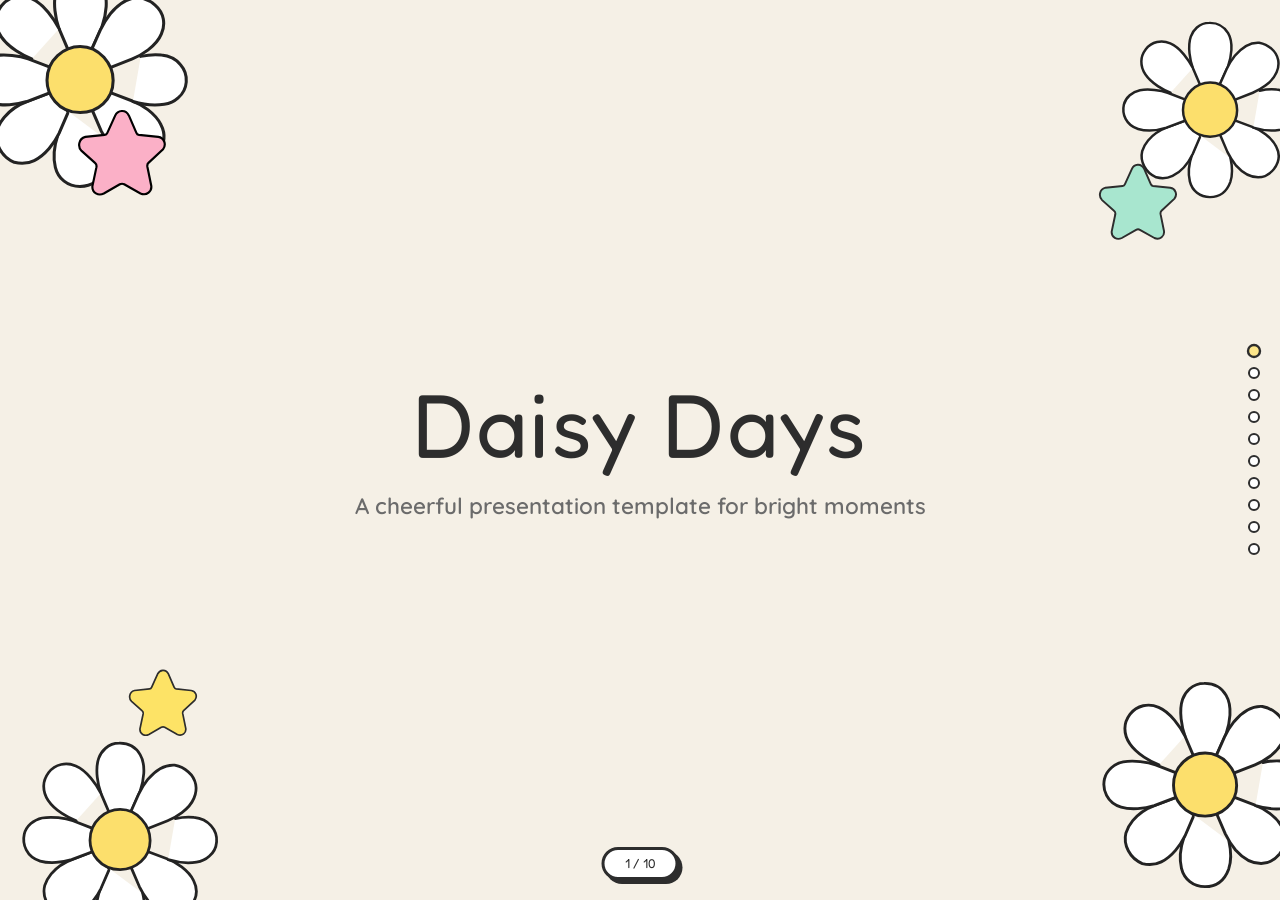
<file: skills/beautiful-html-templates/templates/daisy-days/template.html>
<!DOCTYPE html>
<html lang="en">
<head>
<meta charset="UTF-8">
<meta name="viewport" content="width=device-width, initial-scale=1.0">
<title>Daisy Days — Presentation Template</title>
<link rel="preconnect" href="https://fonts.googleapis.com">
<link rel="preconnect" href="https://fonts.gstatic.com" crossorigin>
<link href="https://fonts.googleapis.com/css2?family=Fredoka+One&family=Quicksand:wght@400;500;600;700&display=swap" rel="stylesheet">
<style>
*,*::before,*::after{margin:0;padding:0;box-sizing:border-box}
:root{
  --cream:#F5F0E6;--turquoise:#7ECDC0;--soft-pink:#F7C8D4;--butter:#FDE68A;
  --mint:#A8E6CF;--lavender:#D4A5E8;--peach:#FFCBA4;--sky:#A8D8F0;--coral:#F8635F;
  --text-dark:#2D2D2D;--text-muted:#6B6B6B;
  --border:#2D2D2D;--border-width:3px;--radius:20px;--radius-lg:28px;
  --shadow:6px 6px 0 var(--border);--shadow-sm:4px 4px 0 var(--border);
  --font-display:'Fredoka One',cursive;--font-body:'Quicksand',sans-serif;
}
html,body{width:100%;height:100%;overflow:hidden;font-family:var(--font-body);color:var(--text-dark);background:var(--cream)}

/* ---- Slide system ---- */
.slides-container{width:100vw;height:100vh;overflow-y:scroll;scroll-snap-type:y mandatory;scroll-behavior:smooth}
.slide{width:100vw;height:100vh;min-height:100vh;scroll-snap-align:start;position:relative;display:flex;flex-direction:column;align-items:center;justify-content:center;overflow:hidden;padding:40px 60px}

/* ---- Typography ---- */
h1,h2,h3,h4{font-family:var(--font-display);font-weight:400;letter-spacing:.02em}
h1{font-size:clamp(2.5rem,5vw,4.5rem);line-height:1.1}
h2{font-size:clamp(1.8rem,3.5vw,3rem);line-height:1.15}
h3{font-size:clamp(1.3rem,2vw,1.8rem);line-height:1.2}
h4{font-size:clamp(1rem,1.5vw,1.3rem);line-height:1.3}
p{font-size:clamp(.95rem,1.3vw,1.15rem);line-height:1.6}

/* ---- Utilities ---- */
.card{background:#fff;border:var(--border-width) solid var(--border);border-radius:var(--radius);box-shadow:var(--shadow)}
.badge{display:inline-block;padding:8px 20px;border-radius:50px;border:var(--border-width) solid var(--border);font-family:var(--font-display);font-size:.85rem;background:var(--butter)}

/* ---- Decorations ---- */
.deco{position:absolute;pointer-events:none;z-index:1}
.deco svg{width:100%;height:100%;display:block}

/* ---- Nav ---- */
.nav-dots{position:fixed;right:20px;top:50%;transform:translateY(-50%);display:flex;flex-direction:column;gap:10px;z-index:100}
.nav-dot{width:12px;height:12px;border-radius:50%;border:2px solid var(--border);background:#fff;cursor:pointer;transition:all .2s}
.nav-dot.active{background:var(--butter);transform:scale(1.2)}
.slide-counter{position:fixed;bottom:20px;left:50%;transform:translateX(-50%);background:#fff;border:var(--border-width) solid var(--border);border-radius:50px;padding:6px 20px;font-family:var(--font-display);font-size:.8rem;z-index:100;box-shadow:var(--shadow-sm)}

/* ========================================
   SLIDE 1 — Title
   ======================================== */
.slide-title{background:var(--cream)}
.slide-title .title-box{text-align:center;z-index:2;position:relative}
.slide-title h1{color:var(--text-dark);margin-bottom:12px;font-size:clamp(3.2rem,7vw,6.5rem)}
.slide-title .subtitle{font-family:var(--font-body);font-weight:600;font-size:clamp(1rem,1.8vw,1.4rem);color:var(--text-muted);margin-top:16px}

.slide-title .deco-daisy-tl{top:-30px;left:-30px;width:220px;height:220px}
.slide-title .deco-daisy-tr{top:20px;right:-20px;width:180px;height:180px}
.slide-title .deco-daisy-bl{bottom:-40px;left:20px;width:200px;height:200px}
.slide-title .deco-daisy-br{bottom:10px;right:-30px;width:210px;height:210px}
.slide-title .deco-star-1{top:12%;left:6%;width:90px;height:90px}
.slide-title .deco-star-2{bottom:18%;left:10%;width:70px;height:70px}
.slide-title .deco-star-3{top:18%;right:8%;width:80px;height:80px}

/* ========================================
   SLIDE 2 — Welcome
   ======================================== */
.slide-welcome{background:var(--cream)}
.welcome-frame{width:100%;max-width:880px;position:relative;z-index:2}
.welcome-header{background:var(--mint);border:var(--border-width) solid var(--border);border-bottom:none;border-radius:var(--radius-lg) var(--radius-lg) 0 0;padding:18px 32px;text-align:center}
.welcome-header h2{font-size:clamp(1.4rem,2.5vw,2rem);color:var(--text-dark)}
.welcome-body{background:#fff;border:var(--border-width) solid var(--border);border-radius:0 0 var(--radius-lg) var(--radius-lg);padding:36px 48px;box-shadow:var(--shadow)}
.welcome-list{list-style:none;display:flex;flex-direction:column;gap:18px}
.welcome-list li{font-size:clamp(.95rem,1.4vw,1.15rem);font-weight:600;padding-left:36px;position:relative;line-height:1.5}
.welcome-list li::before{content:"";position:absolute;left:0;top:4px;width:20px;height:20px;background:var(--butter);border:2px solid var(--border);border-radius:50%}

.slide-welcome .deco-sun{top:6%;left:4%;width:140px;height:140px}
.slide-welcome .deco-rainbow{bottom:4%;right:3%;width:180px;height:130px}
.slide-welcome .deco-star-1{top:14%;right:7%;width:75px;height:75px}
.slide-welcome .deco-star-2{bottom:16%;left:6%;width:60px;height:60px}

/* ========================================
   SLIDE 3 — Weekly
   ======================================== */
.slide-weekly{background:var(--turquoise);padding:30px 40px}
.slide-weekly h2{text-align:center;color:#fff;text-shadow:3px 3px 0 var(--border);margin-bottom:28px;font-size:clamp(1.8rem,3.5vw,3rem);position:relative;z-index:2}
.weekly-grid{display:grid;grid-template-columns:repeat(5,1fr);gap:14px;width:100%;max-width:1100px;z-index:2;position:relative}
.day-card{background:#fff;border:var(--border-width) solid var(--border);border-radius:var(--radius);overflow:hidden;box-shadow:var(--shadow-sm)}
.day-header{padding:10px 8px;text-align:center;font-family:var(--font-display);font-size:clamp(.85rem,1.3vw,1.1rem);border-bottom:var(--border-width) solid var(--border)}
.day-header.pink{background:var(--soft-pink)}.day-header.green{background:var(--mint)}.day-header.coral{background:var(--coral);color:#fff}.day-header.yellow{background:var(--butter)}.day-header.lavender{background:var(--lavender)}
.day-body{padding:14px 16px}
.day-body ul{list-style:none;display:flex;flex-direction:column;gap:8px}
.day-body li{font-size:clamp(.8rem,1.1vw,.95rem);font-weight:600;padding-left:14px;position:relative;line-height:1.4}
.day-body li::before{content:"-";position:absolute;left:0;color:var(--text-muted)}

.slide-weekly .deco-daisy-tl{top:-20px;left:-25px;width:160px;height:160px}
.slide-weekly .deco-daisy-br{bottom:-25px;right:-20px;width:170px;height:170px}
.slide-weekly .deco-star-1{bottom:10%;left:3%;width:80px;height:80px}
.slide-weekly .deco-star-2{bottom:5%;left:10%;width:50px;height:50px}

/* ========================================
   SLIDE 4 — Timeline
   ======================================== */
.slide-timeline{background:var(--soft-pink)}
.slide-timeline h2{text-align:center;color:#fff;text-shadow:3px 3px 0 rgba(0,0,0,.2);margin-bottom:32px;z-index:2;position:relative}
.timeline-wrap{display:flex;flex-direction:column;gap:18px;width:100%;max-width:700px;z-index:2;position:relative}
.timeline-row{display:flex;align-items:center;gap:20px}
.timeline-dot{width:48px;height:48px;border-radius:50%;border:var(--border-width) solid var(--border);flex-shrink:0;display:flex;align-items:center;justify-content:center;font-family:var(--font-display);font-size:1.1rem;color:#fff}
.timeline-dot.d1{background:var(--coral)}.timeline-dot.d2{background:var(--mint)}.timeline-dot.d3{background:var(--sky)}.timeline-dot.d4{background:var(--lavender)}.timeline-dot.d5{background:var(--butter);color:var(--text-dark)}
.timeline-card{flex:1;background:#fff;border:var(--border-width) solid var(--border);border-radius:var(--radius);padding:16px 24px;box-shadow:var(--shadow-sm)}
.timeline-card h4{margin-bottom:4px;font-size:1.1rem}.timeline-card p{font-size:.9rem;color:var(--text-muted);font-weight:500}

.slide-timeline .deco-cloud{top:6%;right:5%;width:160px;height:160px}
.slide-timeline .deco-cloud-2{bottom:10%;left:3%;width:130px;height:130px}
.slide-timeline .deco-star-1{top:14%;left:6%;width:70px;height:70px}
.slide-timeline .deco-daisy{bottom:5%;right:5%;width:120px;height:120px}

/* ========================================
   SLIDE 5 — Bar Chart
   ======================================== */
.slide-chart-bar{background:var(--butter)}
.slide-chart-bar h2{text-align:center;margin-bottom:36px;z-index:2;position:relative}
.chart-container{background:#fff;border:var(--border-width) solid var(--border);border-radius:var(--radius-lg);padding:32px 40px;box-shadow:var(--shadow);width:100%;max-width:800px;z-index:2;position:relative}
.chart-svg{width:100%;height:auto}
.chart-legend{display:flex;justify-content:center;gap:24px;margin-top:16px;flex-wrap:wrap}
.legend-item{display:flex;align-items:center;gap:8px;font-weight:600;font-size:.9rem}
.legend-swatch{width:18px;height:18px;border:2px solid var(--border);border-radius:4px}

.slide-chart-bar .deco-star-1{top:6%;left:5%;width:80px;height:80px}
.slide-chart-bar .deco-star-2{top:12%;right:7%;width:60px;height:60px}
.slide-chart-bar .deco-daisy{bottom:5%;left:4%;width:140px;height:140px}
.slide-chart-bar .deco-cloud{bottom:7%;right:5%;width:150px;height:150px}

/* ========================================
   SLIDE 6 — Info Cards
   ======================================== */
.slide-cards{background:var(--cream)}
.slide-cards h2{text-align:center;margin-bottom:32px;z-index:2;position:relative}
.cards-grid{display:grid;grid-template-columns:repeat(2,1fr);gap:24px;width:100%;max-width:800px;z-index:2;position:relative}
.info-card{background:#fff;border:var(--border-width) solid var(--border);border-radius:var(--radius);padding:28px;box-shadow:var(--shadow-sm);display:flex;flex-direction:column;gap:10px}
.info-card .card-icon{width:44px;height:44px;border-radius:50%;border:var(--border-width) solid var(--border);display:flex;align-items:center;justify-content:center;font-family:var(--font-display);font-size:1.2rem;margin-bottom:4px}
.info-card .card-icon.i1{background:var(--soft-pink)}.info-card .card-icon.i2{background:var(--mint)}.info-card .card-icon.i3{background:var(--sky)}.info-card .card-icon.i4{background:var(--lavender)}
.info-card h4{font-size:1.15rem}.info-card p{font-size:.88rem;color:var(--text-muted);font-weight:500;line-height:1.5}

.slide-cards .deco-rainbow{top:4%;right:3%;width:160px;height:116px}
.slide-cards .deco-daisy-tl{top:-15px;left:-15px;width:140px;height:140px}
.slide-cards .deco-star-1{bottom:10%;left:4%;width:70px;height:70px}
.slide-cards .deco-sun{bottom:4%;right:4%;width:120px;height:120px}

/* ========================================
   SLIDE 7 — Quote
   ======================================== */
.slide-quote{background:var(--lavender)}
.quote-box{background:#fff;border:var(--border-width) solid var(--border);border-radius:var(--radius-lg);padding:48px 56px;box-shadow:var(--shadow);max-width:750px;width:100%;text-align:center;z-index:2;position:relative}
.quote-mark{font-family:var(--font-display);font-size:4rem;line-height:1;color:var(--soft-pink);margin-bottom:8px}
.quote-text{font-family:var(--font-display);font-size:clamp(1.3rem,2.5vw,2rem);line-height:1.35;color:var(--text-dark);margin-bottom:20px}
.quote-author{font-weight:700;font-size:1rem;color:var(--text-muted)}

.slide-quote .deco-daisy-tl{top:4%;left:4%;width:150px;height:150px}
.slide-quote .deco-daisy-br{bottom:4%;right:4%;width:160px;height:160px}
.slide-quote .deco-star-1{top:10%;right:12%;width:75px;height:75px}
.slide-quote .deco-star-2{bottom:16%;left:8%;width:60px;height:60px}
.slide-quote .deco-rainbow{top:6%;right:3%;width:140px;height:102px}

/* ========================================
   SLIDE 8 — Team
   ======================================== */
.slide-team{background:var(--mint)}
.slide-team h2{text-align:center;color:#fff;text-shadow:3px 3px 0 rgba(0,0,0,.15);margin-bottom:36px;z-index:2;position:relative}
.team-grid{display:grid;grid-template-columns:repeat(4,1fr);gap:28px;width:100%;max-width:900px;z-index:2;position:relative}
.team-member{display:flex;flex-direction:column;align-items:center;gap:12px}
.team-avatar{width:100px;height:100px;border-radius:50%;border:var(--border-width) solid var(--border);background:#fff;display:flex;align-items:center;justify-content:center;box-shadow:var(--shadow-sm);overflow:hidden}
.team-avatar svg{width:70%;height:70%}
.team-name{font-family:var(--font-display);font-size:1rem;text-align:center}
.team-role{font-size:.8rem;font-weight:600;color:var(--text-muted);text-align:center}

.slide-team .deco-daisy-tl{top:-10px;left:-10px;width:150px;height:150px}
.slide-team .deco-daisy-tr{top:10px;right:-15px;width:140px;height:140px}
.slide-team .deco-star-1{bottom:10%;left:5%;width:70px;height:70px}
.slide-team .deco-star-2{bottom:6%;right:6%;width:55px;height:55px}

/* ========================================
   SLIDE 9 — Process
   ======================================== */
.slide-process{background:var(--peach)}
.slide-process h2{text-align:center;margin-bottom:40px;z-index:2;position:relative}
.process-flow{display:flex;align-items:flex-start;justify-content:center;gap:16px;width:100%;max-width:950px;z-index:2;position:relative}
.process-step{flex:1;display:flex;flex-direction:column;align-items:center;text-align:center;gap:14px}
.process-arrow{font-family:var(--font-display);font-size:2rem;color:var(--border);margin-top:30px;flex-shrink:0}
.step-circle{width:90px;height:90px;border-radius:50%;border:var(--border-width) solid var(--border);display:flex;align-items:center;justify-content:center;font-family:var(--font-display);font-size:2rem;color:#fff;box-shadow:var(--shadow-sm);flex-shrink:0}
.step-circle.s1{background:var(--coral)}.step-circle.s2{background:var(--turquoise)}.step-circle.s3{background:var(--lavender)}
.step-title{font-family:var(--font-display);font-size:1.1rem}
.step-desc{font-size:.85rem;font-weight:600;color:var(--text-muted);line-height:1.45;max-width:200px}

.slide-process .deco-cloud{top:6%;left:4%;width:150px;height:150px}
.slide-process .deco-cloud-2{top:10%;right:5%;width:120px;height:120px}
.slide-process .deco-star-1{bottom:10%;left:7%;width:70px;height:70px}
.slide-process .deco-daisy{bottom:4%;right:4%;width:150px;height:150px}

/* ========================================
   SLIDE 10 — Donut Chart
   ======================================== */
.slide-donut{background:var(--sky)}
.donut-wrap{display:flex;align-items:center;gap:48px;width:100%;max-width:850px;z-index:2;position:relative}
.donut-chart-box{flex-shrink:0;width:280px;height:280px}
.donut-chart-box svg{width:100%;height:100%}
.donut-legend-side{display:flex;flex-direction:column;gap:14px}
.donut-legend-side h3{margin-bottom:8px}
.d-legend-item{display:flex;align-items:center;gap:12px;font-weight:600;font-size:.95rem}
.d-legend-swatch{width:22px;height:22px;border:2px solid var(--border);border-radius:5px;flex-shrink:0}

.slide-donut .deco-daisy-tl{top:-10px;left:-10px;width:160px;height:160px}
.slide-donut .deco-daisy-br{bottom:-10px;right:-10px;width:170px;height:170px}
.slide-donut .deco-star-1{top:10%;right:7%;width:75px;height:75px}
.slide-donut .deco-star-2{bottom:14%;left:5%;width:60px;height:60px}

/* ========================================
   Responsive
   ======================================== */
@media(max-width:768px){
  .slide{padding:24px 20px}
  .weekly-grid{grid-template-columns:repeat(3,1fr)}
  .team-grid{grid-template-columns:repeat(2,1fr)}
  .cards-grid{grid-template-columns:1fr}
  .process-flow{flex-direction:column;align-items:center}
  .process-arrow{transform:rotate(90deg);margin:0}
  .donut-wrap{flex-direction:column;align-items:center}
  .donut-chart-box{width:200px;height:200px}
  .nav-dots{display:none}
  .deco{opacity:.6}
}
@media(max-width:480px){
  .weekly-grid{grid-template-columns:repeat(2,1fr)}
  .deco{opacity:.4}
}
</style>
</head>
<body>

<div class="slides-container" id="slideContainer">

<!-- ====== SLIDE 1: Title ====== -->
<section class="slide slide-title" id="slide-1">
  <div class="deco deco-daisy-tl"><svg xmlns="http://www.w3.org/2000/svg" viewBox="0 0 150 150"><!-- SVG created with Arrow, by QuiverAI (https://quiver.ai) --><style type="text/css">.cls-0 {fill:#FFFFFF;}.cls-1 {fill:#FCDF6C;}.cls-2 {fill:none;stroke:#232323;stroke-width:2.0745;stroke-linecap:round;stroke-linejoin:round;stroke-miterlimit:10;}.cls-3 {fill:#FFFFFF;stroke:#232323;stroke-width:2.0745;stroke-linecap:round;stroke-linejoin:round;stroke-miterlimit:10;}</style><path class="cls-3" d="m66.6 53.8-5.9-13.8c-2.2-5.9-4.6-17.9-1.7-26.2 1.7-4.9 6.7-11.4 15.4-11.4 8.7-0.2 13.4 4.6 15.7 8.6 4.8 8.1 2.5 20.3-0.1 27.7l-6.8 15.1"/><path class="cls-3" d="m92.1 115.2c1.3 5.8 1.9 13.8-0.2 19.9-1.9 5.1-6.4 12.5-16.9 12.5-8.4 0-14.9-5.3-16.8-13.1-1.7-7-0.6-15.2 1.7-22l6.7-16.4"/><path class="cls-3" d="m96 66.4 14.7-5.8c5.9-2.4 16.2-8.3 19.8-17 2.8-6.4 2.1-14.2-4.3-19.7-2.8-2.5-6.2-4.2-10.2-5-9.3-0.6-15.8 5.5-20.3 10.9-2.7 3.4-5.1 7.4-6.8 11l-5.7 12.8"/><path class="cls-3" d="m54 84-14.7 5.5c-5.7 2.1-12.3 6.6-15.9 10.9-1.9 2.3-4 5.7-4.9 8.9-2.1 8.5 2.8 18 11.7 21.8 4.9 1.3 9.3 0.9 13.6-1.2 7.6-3.6 13.8-12.1 16.9-18.5l5.9-13.6"/><path class="cls-3" d="m96.2 83.8 14.5 5.5c5.9 2.1 15.7 8.3 19.5 16.2 2.6 5.1 3.2 12.1-1.9 18.7-2.7 3.3-7 6.9-13.2 6.9-8.5 0-14.1-5-18.3-9.7-2.6-3.2-5.4-7.6-7.3-11.5l-6.1-14.2"/><path class="cls-3" d="m54 66.1-14.3-5.5c-5.7-2.1-15.9-3.4-23.1-2.1-6.2 1.2-11.9 5.9-13.4 12.1-1.7 7.6 1.7 17.2 11.9 20.2 7 2.1 16.8 1.1 23.6-1.1l15.5-5.9"/><path class="cls-3" d="m116.4 58.9c4.2-0.9 9.2-1.5 14.1-0.9 5.1 0.5 9.7 2.6 12.9 6.4 6.2 7 5.1 17.3-1.5 22.8-2.3 2.1-5.5 3.8-9.5 4.4-6.8 1.1-14.1 0.3-21.3-1.9"/><path class="cls-3" d="m60.7 40c-3.3-6.4-10.5-17.1-18.8-20.5-7.2-3.1-15.5-1.5-20.4 4.9-2.1 2.8-3.7 6.2-3.7 10-0.2 8.5 5.8 15.4 13.7 20.7 3.2 2.1 7 4.2 10.6 5.5"/><path class="cls-1" d="m75.1 52.1c-10.9 0-22.6 8.9-22.6 23 0 9.3 7 22.1 22.6 22.1 11.7 0 22.5-8.7 22.5-21.9 0-11.1-9.3-23.2-22.5-23.2z"/><path class="cls-2" d="m75.1 52.1c-10.9 0-22.6 8.9-22.6 23 0 9.3 7 22.1 22.6 22.1 11.7 0 22.5-8.7 22.5-21.9 0-11.1-9.3-23.2-22.5-23.2z"/></svg></div>
  <div class="deco deco-daisy-tr"><svg xmlns="http://www.w3.org/2000/svg" viewBox="0 0 150 150"><!-- SVG created with Arrow, by QuiverAI (https://quiver.ai) --><style type="text/css">.cls-0 {fill:#FFFFFF;}.cls-1 {fill:#FCDF6C;}.cls-2 {fill:none;stroke:#232323;stroke-width:2.0745;stroke-linecap:round;stroke-linejoin:round;stroke-miterlimit:10;}.cls-3 {fill:#FFFFFF;stroke:#232323;stroke-width:2.0745;stroke-linecap:round;stroke-linejoin:round;stroke-miterlimit:10;}</style><path class="cls-3" d="m66.6 53.8-5.9-13.8c-2.2-5.9-4.6-17.9-1.7-26.2 1.7-4.9 6.7-11.4 15.4-11.4 8.7-0.2 13.4 4.6 15.7 8.6 4.8 8.1 2.5 20.3-0.1 27.7l-6.8 15.1"/><path class="cls-3" d="m92.1 115.2c1.3 5.8 1.9 13.8-0.2 19.9-1.9 5.1-6.4 12.5-16.9 12.5-8.4 0-14.9-5.3-16.8-13.1-1.7-7-0.6-15.2 1.7-22l6.7-16.4"/><path class="cls-3" d="m96 66.4 14.7-5.8c5.9-2.4 16.2-8.3 19.8-17 2.8-6.4 2.1-14.2-4.3-19.7-2.8-2.5-6.2-4.2-10.2-5-9.3-0.6-15.8 5.5-20.3 10.9-2.7 3.4-5.1 7.4-6.8 11l-5.7 12.8"/><path class="cls-3" d="m54 84-14.7 5.5c-5.7 2.1-12.3 6.6-15.9 10.9-1.9 2.3-4 5.7-4.9 8.9-2.1 8.5 2.8 18 11.7 21.8 4.9 1.3 9.3 0.9 13.6-1.2 7.6-3.6 13.8-12.1 16.9-18.5l5.9-13.6"/><path class="cls-3" d="m96.2 83.8 14.5 5.5c5.9 2.1 15.7 8.3 19.5 16.2 2.6 5.1 3.2 12.1-1.9 18.7-2.7 3.3-7 6.9-13.2 6.9-8.5 0-14.1-5-18.3-9.7-2.6-3.2-5.4-7.6-7.3-11.5l-6.1-14.2"/><path class="cls-3" d="m54 66.1-14.3-5.5c-5.7-2.1-15.9-3.4-23.1-2.1-6.2 1.2-11.9 5.9-13.4 12.1-1.7 7.6 1.7 17.2 11.9 20.2 7 2.1 16.8 1.1 23.6-1.1l15.5-5.9"/><path class="cls-3" d="m116.4 58.9c4.2-0.9 9.2-1.5 14.1-0.9 5.1 0.5 9.7 2.6 12.9 6.4 6.2 7 5.1 17.3-1.5 22.8-2.3 2.1-5.5 3.8-9.5 4.4-6.8 1.1-14.1 0.3-21.3-1.9"/><path class="cls-3" d="m60.7 40c-3.3-6.4-10.5-17.1-18.8-20.5-7.2-3.1-15.5-1.5-20.4 4.9-2.1 2.8-3.7 6.2-3.7 10-0.2 8.5 5.8 15.4 13.7 20.7 3.2 2.1 7 4.2 10.6 5.5"/><path class="cls-1" d="m75.1 52.1c-10.9 0-22.6 8.9-22.6 23 0 9.3 7 22.1 22.6 22.1 11.7 0 22.5-8.7 22.5-21.9 0-11.1-9.3-23.2-22.5-23.2z"/><path class="cls-2" d="m75.1 52.1c-10.9 0-22.6 8.9-22.6 23 0 9.3 7 22.1 22.6 22.1 11.7 0 22.5-8.7 22.5-21.9 0-11.1-9.3-23.2-22.5-23.2z"/></svg></div>
  <div class="deco deco-daisy-bl"><svg xmlns="http://www.w3.org/2000/svg" viewBox="0 0 150 150"><!-- SVG created with Arrow, by QuiverAI (https://quiver.ai) --><style type="text/css">.cls-0 {fill:#FFFFFF;}.cls-1 {fill:#FCDF6C;}.cls-2 {fill:none;stroke:#232323;stroke-width:2.0745;stroke-linecap:round;stroke-linejoin:round;stroke-miterlimit:10;}.cls-3 {fill:#FFFFFF;stroke:#232323;stroke-width:2.0745;stroke-linecap:round;stroke-linejoin:round;stroke-miterlimit:10;}</style><path class="cls-3" d="m66.6 53.8-5.9-13.8c-2.2-5.9-4.6-17.9-1.7-26.2 1.7-4.9 6.7-11.4 15.4-11.4 8.7-0.2 13.4 4.6 15.7 8.6 4.8 8.1 2.5 20.3-0.1 27.7l-6.8 15.1"/><path class="cls-3" d="m92.1 115.2c1.3 5.8 1.9 13.8-0.2 19.9-1.9 5.1-6.4 12.5-16.9 12.5-8.4 0-14.9-5.3-16.8-13.1-1.7-7-0.6-15.2 1.7-22l6.7-16.4"/><path class="cls-3" d="m96 66.4 14.7-5.8c5.9-2.4 16.2-8.3 19.8-17 2.8-6.4 2.1-14.2-4.3-19.7-2.8-2.5-6.2-4.2-10.2-5-9.3-0.6-15.8 5.5-20.3 10.9-2.7 3.4-5.1 7.4-6.8 11l-5.7 12.8"/><path class="cls-3" d="m54 84-14.7 5.5c-5.7 2.1-12.3 6.6-15.9 10.9-1.9 2.3-4 5.7-4.9 8.9-2.1 8.5 2.8 18 11.7 21.8 4.9 1.3 9.3 0.9 13.6-1.2 7.6-3.6 13.8-12.1 16.9-18.5l5.9-13.6"/><path class="cls-3" d="m96.2 83.8 14.5 5.5c5.9 2.1 15.7 8.3 19.5 16.2 2.6 5.1 3.2 12.1-1.9 18.7-2.7 3.3-7 6.9-13.2 6.9-8.5 0-14.1-5-18.3-9.7-2.6-3.2-5.4-7.6-7.3-11.5l-6.1-14.2"/><path class="cls-3" d="m54 66.1-14.3-5.5c-5.7-2.1-15.9-3.4-23.1-2.1-6.2 1.2-11.9 5.9-13.4 12.1-1.7 7.6 1.7 17.2 11.9 20.2 7 2.1 16.8 1.1 23.6-1.1l15.5-5.9"/><path class="cls-3" d="m116.4 58.9c4.2-0.9 9.2-1.5 14.1-0.9 5.1 0.5 9.7 2.6 12.9 6.4 6.2 7 5.1 17.3-1.5 22.8-2.3 2.1-5.5 3.8-9.5 4.4-6.8 1.1-14.1 0.3-21.3-1.9"/><path class="cls-3" d="m60.7 40c-3.3-6.4-10.5-17.1-18.8-20.5-7.2-3.1-15.5-1.5-20.4 4.9-2.1 2.8-3.7 6.2-3.7 10-0.2 8.5 5.8 15.4 13.7 20.7 3.2 2.1 7 4.2 10.6 5.5"/><path class="cls-1" d="m75.1 52.1c-10.9 0-22.6 8.9-22.6 23 0 9.3 7 22.1 22.6 22.1 11.7 0 22.5-8.7 22.5-21.9 0-11.1-9.3-23.2-22.5-23.2z"/><path class="cls-2" d="m75.1 52.1c-10.9 0-22.6 8.9-22.6 23 0 9.3 7 22.1 22.6 22.1 11.7 0 22.5-8.7 22.5-21.9 0-11.1-9.3-23.2-22.5-23.2z"/></svg></div>
  <div class="deco deco-daisy-br"><svg xmlns="http://www.w3.org/2000/svg" viewBox="0 0 150 150"><!-- SVG created with Arrow, by QuiverAI (https://quiver.ai) --><style type="text/css">.cls-0 {fill:#FFFFFF;}.cls-1 {fill:#FCDF6C;}.cls-2 {fill:none;stroke:#232323;stroke-width:2.0745;stroke-linecap:round;stroke-linejoin:round;stroke-miterlimit:10;}.cls-3 {fill:#FFFFFF;stroke:#232323;stroke-width:2.0745;stroke-linecap:round;stroke-linejoin:round;stroke-miterlimit:10;}</style><path class="cls-3" d="m66.6 53.8-5.9-13.8c-2.2-5.9-4.6-17.9-1.7-26.2 1.7-4.9 6.7-11.4 15.4-11.4 8.7-0.2 13.4 4.6 15.7 8.6 4.8 8.1 2.5 20.3-0.1 27.7l-6.8 15.1"/><path class="cls-3" d="m92.1 115.2c1.3 5.8 1.9 13.8-0.2 19.9-1.9 5.1-6.4 12.5-16.9 12.5-8.4 0-14.9-5.3-16.8-13.1-1.7-7-0.6-15.2 1.7-22l6.7-16.4"/><path class="cls-3" d="m96 66.4 14.7-5.8c5.9-2.4 16.2-8.3 19.8-17 2.8-6.4 2.1-14.2-4.3-19.7-2.8-2.5-6.2-4.2-10.2-5-9.3-0.6-15.8 5.5-20.3 10.9-2.7 3.4-5.1 7.4-6.8 11l-5.7 12.8"/><path class="cls-3" d="m54 84-14.7 5.5c-5.7 2.1-12.3 6.6-15.9 10.9-1.9 2.3-4 5.7-4.9 8.9-2.1 8.5 2.8 18 11.7 21.8 4.9 1.3 9.3 0.9 13.6-1.2 7.6-3.6 13.8-12.1 16.9-18.5l5.9-13.6"/><path class="cls-3" d="m96.2 83.8 14.5 5.5c5.9 2.1 15.7 8.3 19.5 16.2 2.6 5.1 3.2 12.1-1.9 18.7-2.7 3.3-7 6.9-13.2 6.9-8.5 0-14.1-5-18.3-9.7-2.6-3.2-5.4-7.6-7.3-11.5l-6.1-14.2"/><path class="cls-3" d="m54 66.1-14.3-5.5c-5.7-2.1-15.9-3.4-23.1-2.1-6.2 1.2-11.9 5.9-13.4 12.1-1.7 7.6 1.7 17.2 11.9 20.2 7 2.1 16.8 1.1 23.6-1.1l15.5-5.9"/><path class="cls-3" d="m116.4 58.9c4.2-0.9 9.2-1.5 14.1-0.9 5.1 0.5 9.7 2.6 12.9 6.4 6.2 7 5.1 17.3-1.5 22.8-2.3 2.1-5.5 3.8-9.5 4.4-6.8 1.1-14.1 0.3-21.3-1.9"/><path class="cls-3" d="m60.7 40c-3.3-6.4-10.5-17.1-18.8-20.5-7.2-3.1-15.5-1.5-20.4 4.9-2.1 2.8-3.7 6.2-3.7 10-0.2 8.5 5.8 15.4 13.7 20.7 3.2 2.1 7 4.2 10.6 5.5"/><path class="cls-1" d="m75.1 52.1c-10.9 0-22.6 8.9-22.6 23 0 9.3 7 22.1 22.6 22.1 11.7 0 22.5-8.7 22.5-21.9 0-11.1-9.3-23.2-22.5-23.2z"/><path class="cls-2" d="m75.1 52.1c-10.9 0-22.6 8.9-22.6 23 0 9.3 7 22.1 22.6 22.1 11.7 0 22.5-8.7 22.5-21.9 0-11.1-9.3-23.2-22.5-23.2z"/></svg></div>
  <div class="deco deco-star-1"><svg viewBox="0 0 100 98.6" xmlns="http://www.w3.org/2000/svg"><path fill="#FBB0C7" stroke="#000" stroke-width="2.4166" stroke-miterlimit="10" d="m57.7 7.8 8.3 19.1c.5 1.3 1.5 2.1 2.8 2.3l21.5 2.2c6.4.8 9.4 8.3 5.3 13.7l-16.2 15.2c-1 .9-1.5 2.5-1.2 4.2l4.3 21.1c.9 6.2-4.9 11.6-12 8.7l-18.1-10.2c-1.4-.8-3.3-.8-4.8 0l-17.8 10.2c-6 2.9-13.2-.6-12.7-8l4.5-21.3c.3-1.7-.1-3.5-1.3-4.5l-15.2-13.5c-4.5-4.3-3.6-13.6 4.2-15.6l21.5-2.2c1.3-.1 2.3-.9 2.9-2.3l8.7-19.1c2.7-6 11.5-7.7 15.3 0z"/></svg></div>
  <div class="deco deco-star-2"><svg viewBox="0 0 100 98.6" xmlns="http://www.w3.org/2000/svg"><path fill="#FDE366" stroke="#2D2D2D" stroke-width="2.4166" stroke-miterlimit="10" d="m57.7 7.8 8.3 19.1c.5 1.3 1.5 2.1 2.8 2.3l21.5 2.2c6.4.8 9.4 8.3 5.3 13.7l-16.2 15.2c-1 .9-1.5 2.5-1.2 4.2l4.3 21.1c.9 6.2-4.9 11.6-12 8.7l-18.1-10.2c-1.4-.8-3.3-.8-4.8 0l-17.8 10.2c-6 2.9-13.2-.6-12.7-8l4.5-21.3c.3-1.7-.1-3.5-1.3-4.5l-15.2-13.5c-4.5-4.3-3.6-13.6 4.2-15.6l21.5-2.2c1.3-.1 2.3-.9 2.9-2.3l8.7-19.1c2.7-6 11.5-7.7 15.3 0z"/></svg></div>
  <div class="deco deco-star-3"><svg viewBox="0 0 100 98.6" xmlns="http://www.w3.org/2000/svg"><path fill="#A8E6CF" stroke="#2D2D2D" stroke-width="2.4166" stroke-miterlimit="10" d="m57.7 7.8 8.3 19.1c.5 1.3 1.5 2.1 2.8 2.3l21.5 2.2c6.4.8 9.4 8.3 5.3 13.7l-16.2 15.2c-1 .9-1.5 2.5-1.2 4.2l4.3 21.1c.9 6.2-4.9 11.6-12 8.7l-18.1-10.2c-1.4-.8-3.3-.8-4.8 0l-17.8 10.2c-6 2.9-13.2-.6-12.7-8l4.5-21.3c.3-1.7-.1-3.5-1.3-4.5l-15.2-13.5c-4.5-4.3-3.6-13.6 4.2-15.6l21.5-2.2c1.3-.1 2.3-.9 2.9-2.3l8.7-19.1c2.7-6 11.5-7.7 15.3 0z"/></svg></div>

  <div class="title-box">
    <h1>Daisy Days</h1>
    <p class="subtitle">A cheerful presentation template for bright moments</p>
  </div>
</section>

<!-- ====== SLIDE 2: Welcome ====== -->
<section class="slide slide-welcome" id="slide-2">
  <div class="deco deco-sun"><svg viewBox="0 0 120 120"><circle cx="60" cy="60" r="26" fill="#FFCD57" stroke="#2D2D2D" stroke-width="2.8"/><g stroke="#2D2D2D" stroke-width="2.8" stroke-linecap="round"><line x1="60" y1="10" x2="60" y2="24"/><line x1="60" y1="96" x2="60" y2="110"/><line x1="10" y1="60" x2="24" y2="60"/><line x1="96" y1="60" x2="110" y2="60"/><line x1="24.5" y1="24.5" x2="34" y2="34"/><line x1="86" y1="86" x2="95.5" y2="95.5"/><line x1="24.5" y1="95.5" x2="34" y2="86"/><line x1="86" y1="34" x2="95.5" y2="24.5"/></g><circle cx="51" cy="55" r="3" fill="#2D2D2D"/><circle cx="69" cy="55" r="3" fill="#2D2D2D"/><path d="M 50 68 Q 60 76 70 68" fill="none" stroke="#2D2D2D" stroke-width="2.8" stroke-linecap="round"/></svg></div>
  <div class="deco deco-rainbow"><svg viewBox="0 0 140 101.4" xmlns="http://www.w3.org/2000/svg"><style>.rb1{fill:#F8635F;stroke:#1E1E1C;stroke-width:1.6;stroke-miterlimit:10;}.rb2{fill:#FDE366;stroke:#1E1E1C;stroke-width:1.6;stroke-miterlimit:10;}.rb3{fill:#8DE3B7;stroke:#1E1E1C;stroke-width:1.6;stroke-miterlimit:10;}.rb4{fill:#85C5FE;stroke:#1E1E1C;stroke-width:1.6;stroke-miterlimit:10;}</style><path class="rb1" d="M130 95c0-35-25.5-63.5-60-63.5S10 60 10 95"/><path class="rb2" d="M115 95c0-26.2-19-48.5-45-48.5S25 68.8 25 95"/><path class="rb3" d="M100 95c0-17.5-12.8-33.5-30-33.5S40 77.5 40 95"/><path class="rb4" d="M85 95c0-8.8-6.3-18.5-15-18.5S55 86.2 55 95"/></svg></div>
  <div class="deco deco-star-1"><svg viewBox="0 0 100 98.6" xmlns="http://www.w3.org/2000/svg"><path fill="#FBB0C7" stroke="#2D2D2D" stroke-width="2.4166" stroke-miterlimit="10" d="m57.7 7.8 8.3 19.1c.5 1.3 1.5 2.1 2.8 2.3l21.5 2.2c6.4.8 9.4 8.3 5.3 13.7l-16.2 15.2c-1 .9-1.5 2.5-1.2 4.2l4.3 21.1c.9 6.2-4.9 11.6-12 8.7l-18.1-10.2c-1.4-.8-3.3-.8-4.8 0l-17.8 10.2c-6 2.9-13.2-.6-12.7-8l4.5-21.3c.3-1.7-.1-3.5-1.3-4.5l-15.2-13.5c-4.5-4.3-3.6-13.6 4.2-15.6l21.5-2.2c1.3-.1 2.3-.9 2.9-2.3l8.7-19.1c2.7-6 11.5-7.7 15.3 0z"/></svg></div>
  <div class="deco deco-star-2"><svg viewBox="0 0 100 98.6" xmlns="http://www.w3.org/2000/svg"><path fill="#D4A5E8" stroke="#2D2D2D" stroke-width="2.4166" stroke-miterlimit="10" d="m57.7 7.8 8.3 19.1c.5 1.3 1.5 2.1 2.8 2.3l21.5 2.2c6.4.8 9.4 8.3 5.3 13.7l-16.2 15.2c-1 .9-1.5 2.5-1.2 4.2l4.3 21.1c.9 6.2-4.9 11.6-12 8.7l-18.1-10.2c-1.4-.8-3.3-.8-4.8 0l-17.8 10.2c-6 2.9-13.2-.6-12.7-8l4.5-21.3c.3-1.7-.1-3.5-1.3-4.5l-15.2-13.5c-4.5-4.3-3.6-13.6 4.2-15.6l21.5-2.2c1.3-.1 2.3-.9 2.9-2.3l8.7-19.1c2.7-6 11.5-7.7 15.3 0z"/></svg></div>

  <div class="welcome-frame">
    <div class="welcome-header"><h2>Welcome to Today</h2></div>
    <div class="welcome-body">
      <ul class="welcome-list">
        <li>Review the materials on your desk</li>
        <li>Prepare your notes and supplies</li>
        <li>Take a moment to settle in comfortably</li>
        <li>Reach out if you need any assistance</li>
      </ul>
    </div>
  </div>
</section>

<!-- ====== SLIDE 3: Weekly ====== -->
<section class="slide slide-weekly" id="slide-3">
  <div class="deco deco-daisy-tl"><svg xmlns="http://www.w3.org/2000/svg" viewBox="0 0 150 150"><!-- SVG created with Arrow, by QuiverAI (https://quiver.ai) --><style type="text/css">.cls-0 {fill:#FFFFFF;}.cls-1 {fill:#FCDF6C;}.cls-2 {fill:none;stroke:#232323;stroke-width:2.0745;stroke-linecap:round;stroke-linejoin:round;stroke-miterlimit:10;}.cls-3 {fill:#FFFFFF;stroke:#232323;stroke-width:2.0745;stroke-linecap:round;stroke-linejoin:round;stroke-miterlimit:10;}</style><path class="cls-3" d="m66.6 53.8-5.9-13.8c-2.2-5.9-4.6-17.9-1.7-26.2 1.7-4.9 6.7-11.4 15.4-11.4 8.7-0.2 13.4 4.6 15.7 8.6 4.8 8.1 2.5 20.3-0.1 27.7l-6.8 15.1"/><path class="cls-3" d="m92.1 115.2c1.3 5.8 1.9 13.8-0.2 19.9-1.9 5.1-6.4 12.5-16.9 12.5-8.4 0-14.9-5.3-16.8-13.1-1.7-7-0.6-15.2 1.7-22l6.7-16.4"/><path class="cls-3" d="m96 66.4 14.7-5.8c5.9-2.4 16.2-8.3 19.8-17 2.8-6.4 2.1-14.2-4.3-19.7-2.8-2.5-6.2-4.2-10.2-5-9.3-0.6-15.8 5.5-20.3 10.9-2.7 3.4-5.1 7.4-6.8 11l-5.7 12.8"/><path class="cls-3" d="m54 84-14.7 5.5c-5.7 2.1-12.3 6.6-15.9 10.9-1.9 2.3-4 5.7-4.9 8.9-2.1 8.5 2.8 18 11.7 21.8 4.9 1.3 9.3 0.9 13.6-1.2 7.6-3.6 13.8-12.1 16.9-18.5l5.9-13.6"/><path class="cls-3" d="m96.2 83.8 14.5 5.5c5.9 2.1 15.7 8.3 19.5 16.2 2.6 5.1 3.2 12.1-1.9 18.7-2.7 3.3-7 6.9-13.2 6.9-8.5 0-14.1-5-18.3-9.7-2.6-3.2-5.4-7.6-7.3-11.5l-6.1-14.2"/><path class="cls-3" d="m54 66.1-14.3-5.5c-5.7-2.1-15.9-3.4-23.1-2.1-6.2 1.2-11.9 5.9-13.4 12.1-1.7 7.6 1.7 17.2 11.9 20.2 7 2.1 16.8 1.1 23.6-1.1l15.5-5.9"/><path class="cls-3" d="m116.4 58.9c4.2-0.9 9.2-1.5 14.1-0.9 5.1 0.5 9.7 2.6 12.9 6.4 6.2 7 5.1 17.3-1.5 22.8-2.3 2.1-5.5 3.8-9.5 4.4-6.8 1.1-14.1 0.3-21.3-1.9"/><path class="cls-3" d="m60.7 40c-3.3-6.4-10.5-17.1-18.8-20.5-7.2-3.1-15.5-1.5-20.4 4.9-2.1 2.8-3.7 6.2-3.7 10-0.2 8.5 5.8 15.4 13.7 20.7 3.2 2.1 7 4.2 10.6 5.5"/><path class="cls-1" d="m75.1 52.1c-10.9 0-22.6 8.9-22.6 23 0 9.3 7 22.1 22.6 22.1 11.7 0 22.5-8.7 22.5-21.9 0-11.1-9.3-23.2-22.5-23.2z"/><path class="cls-2" d="m75.1 52.1c-10.9 0-22.6 8.9-22.6 23 0 9.3 7 22.1 22.6 22.1 11.7 0 22.5-8.7 22.5-21.9 0-11.1-9.3-23.2-22.5-23.2z"/></svg></div>
  <div class="deco deco-daisy-br"><svg xmlns="http://www.w3.org/2000/svg" viewBox="0 0 150 150"><!-- SVG created with Arrow, by QuiverAI (https://quiver.ai) --><style type="text/css">.cls-0 {fill:#FFFFFF;}.cls-1 {fill:#FCDF6C;}.cls-2 {fill:none;stroke:#232323;stroke-width:2.0745;stroke-linecap:round;stroke-linejoin:round;stroke-miterlimit:10;}.cls-3 {fill:#FFFFFF;stroke:#232323;stroke-width:2.0745;stroke-linecap:round;stroke-linejoin:round;stroke-miterlimit:10;}</style><path class="cls-3" d="m66.6 53.8-5.9-13.8c-2.2-5.9-4.6-17.9-1.7-26.2 1.7-4.9 6.7-11.4 15.4-11.4 8.7-0.2 13.4 4.6 15.7 8.6 4.8 8.1 2.5 20.3-0.1 27.7l-6.8 15.1"/><path class="cls-3" d="m92.1 115.2c1.3 5.8 1.9 13.8-0.2 19.9-1.9 5.1-6.4 12.5-16.9 12.5-8.4 0-14.9-5.3-16.8-13.1-1.7-7-0.6-15.2 1.7-22l6.7-16.4"/><path class="cls-3" d="m96 66.4 14.7-5.8c5.9-2.4 16.2-8.3 19.8-17 2.8-6.4 2.1-14.2-4.3-19.7-2.8-2.5-6.2-4.2-10.2-5-9.3-0.6-15.8 5.5-20.3 10.9-2.7 3.4-5.1 7.4-6.8 11l-5.7 12.8"/><path class="cls-3" d="m54 84-14.7 5.5c-5.7 2.1-12.3 6.6-15.9 10.9-1.9 2.3-4 5.7-4.9 8.9-2.1 8.5 2.8 18 11.7 21.8 4.9 1.3 9.3 0.9 13.6-1.2 7.6-3.6 13.8-12.1 16.9-18.5l5.9-13.6"/><path class="cls-3" d="m96.2 83.8 14.5 5.5c5.9 2.1 15.7 8.3 19.5 16.2 2.6 5.1 3.2 12.1-1.9 18.7-2.7 3.3-7 6.9-13.2 6.9-8.5 0-14.1-5-18.3-9.7-2.6-3.2-5.4-7.6-7.3-11.5l-6.1-14.2"/><path class="cls-3" d="m54 66.1-14.3-5.5c-5.7-2.1-15.9-3.4-23.1-2.1-6.2 1.2-11.9 5.9-13.4 12.1-1.7 7.6 1.7 17.2 11.9 20.2 7 2.1 16.8 1.1 23.6-1.1l15.5-5.9"/><path class="cls-3" d="m116.4 58.9c4.2-0.9 9.2-1.5 14.1-0.9 5.1 0.5 9.7 2.6 12.9 6.4 6.2 7 5.1 17.3-1.5 22.8-2.3 2.1-5.5 3.8-9.5 4.4-6.8 1.1-14.1 0.3-21.3-1.9"/><path class="cls-3" d="m60.7 40c-3.3-6.4-10.5-17.1-18.8-20.5-7.2-3.1-15.5-1.5-20.4 4.9-2.1 2.8-3.7 6.2-3.7 10-0.2 8.5 5.8 15.4 13.7 20.7 3.2 2.1 7 4.2 10.6 5.5"/><path class="cls-1" d="m75.1 52.1c-10.9 0-22.6 8.9-22.6 23 0 9.3 7 22.1 22.6 22.1 11.7 0 22.5-8.7 22.5-21.9 0-11.1-9.3-23.2-22.5-23.2z"/><path class="cls-2" d="m75.1 52.1c-10.9 0-22.6 8.9-22.6 23 0 9.3 7 22.1 22.6 22.1 11.7 0 22.5-8.7 22.5-21.9 0-11.1-9.3-23.2-22.5-23.2z"/></svg></div>
  <div class="deco deco-star-1"><svg viewBox="0 0 100 98.6" xmlns="http://www.w3.org/2000/svg"><path fill="#FDE366" stroke="#2D2D2D" stroke-width="2.4166" stroke-miterlimit="10" d="m57.7 7.8 8.3 19.1c.5 1.3 1.5 2.1 2.8 2.3l21.5 2.2c6.4.8 9.4 8.3 5.3 13.7l-16.2 15.2c-1 .9-1.5 2.5-1.2 4.2l4.3 21.1c.9 6.2-4.9 11.6-12 8.7l-18.1-10.2c-1.4-.8-3.3-.8-4.8 0l-17.8 10.2c-6 2.9-13.2-.6-12.7-8l4.5-21.3c.3-1.7-.1-3.5-1.3-4.5l-15.2-13.5c-4.5-4.3-3.6-13.6 4.2-15.6l21.5-2.2c1.3-.1 2.3-.9 2.9-2.3l8.7-19.1c2.7-6 11.5-7.7 15.3 0z"/></svg></div>
  <div class="deco deco-star-2"><svg viewBox="0 0 100 98.6" xmlns="http://www.w3.org/2000/svg"><path fill="#FFFFFF" stroke="#2D2D2D" stroke-width="2.4166" stroke-miterlimit="10" d="m57.7 7.8 8.3 19.1c.5 1.3 1.5 2.1 2.8 2.3l21.5 2.2c6.4.8 9.4 8.3 5.3 13.7l-16.2 15.2c-1 .9-1.5 2.5-1.2 4.2l4.3 21.1c.9 6.2-4.9 11.6-12 8.7l-18.1-10.2c-1.4-.8-3.3-.8-4.8 0l-17.8 10.2c-6 2.9-13.2-.6-12.7-8l4.5-21.3c.3-1.7-.1-3.5-1.3-4.5l-15.2-13.5c-4.5-4.3-3.6-13.6 4.2-15.6l21.5-2.2c1.3-.1 2.3-.9 2.9-2.3l8.7-19.1c2.7-6 11.5-7.7 15.3 0z"/></svg></div>

  <h2>A Look at the Week</h2>
  <div class="weekly-grid">
    <div class="day-card"><div class="day-header pink">Monday</div><div class="day-body"><ul><li>Reading</li><li>Writing</li><li>Numbers</li><li>Science</li><li>Art Studio</li></ul></div></div>
    <div class="day-card"><div class="day-header green">Tuesday</div><div class="day-body"><ul><li>Reading</li><li>Numbers</li><li>History</li><li>Crafts</li><li>Games</li></ul></div></div>
    <div class="day-card"><div class="day-header coral">Wednesday</div><div class="day-body"><ul><li>Reading</li><li>Numbers</li><li>Science</li><li>Music</li><li>Library</li></ul></div></div>
    <div class="day-card"><div class="day-header yellow">Thursday</div><div class="day-body"><ul><li>Reading</li><li>Numbers</li><li>Projects</li><li>Skills</li><li>Art Studio</li></ul></div></div>
    <div class="day-card"><div class="day-header lavender">Friday</div><div class="day-body"><ul><li>Reading</li><li>Numbers</li><li>Review</li><li>Nature</li><li>Garden</li></ul></div></div>
  </div>
</section>

<!-- ====== SLIDE 4: Timeline ====== -->
<section class="slide slide-timeline" id="slide-4">
  <div class="deco deco-cloud"><svg viewBox="0 0 128 128" xmlns="http://www.w3.org/2000/svg"><style>.cl0{fill:#C6E3F6;}.cl1{fill:none;stroke:#000;stroke-width:2.1405;stroke-linecap:round;stroke-linejoin:round;stroke-miterlimit:10;}.cl2{fill:#fff;stroke:#000;stroke-width:2.1405;stroke-linecap:round;stroke-linejoin:round;stroke-miterlimit:10;}</style><path class="cl2" d="m106.8 57.3c-.3 0 0 0 0 0 1.7 0 2.8.1 3.8.3.2-1 .3-2 .3-3.1 0-7.2-6.3-16.3-15.5-16.3-2 0-3.9.4-6.2 1.1-2.2-6.2-9.3-16-23.8-16-10 0-18.8 5.8-23 15-1.9-.7-4.1-1.1-6.7-1.1-10.1 0-19.2 8.3-19.2 19.6 0 1.3.2 2.6.4 4.3-7.6 1.5-14.2 8.2-14.2 17.7 0 8.4 6.4 18.9 17.4 18.9 2.2 0 3.8-.1 5.5-.7l27.3 2.6 48.1-4.7c1.9.5 3.8.8 6.2.8 11.3 0 18.2-9 18.2-19.7 0-7.8-6.4-17.4-15-18.4l-3.6-.3z"/><path class="cl0" d="m123.7 70.6c-1.4 6.3-6.6 14.5-17.8 14.6-1 0-1.9-.1-2.8-.2l-1.6.9c-2.9 2.8-6.9 5.3-12.5 5.3-2.1 0-4.4-.3-6.4-1.1-.5-.2-1.2-.1-1.6.2-2.1 1.6-7.4 5.2-14.8 5.2-5.1 0-10.5-1.9-15.2-5.5-.8-1.1-2.3-1.1-2.4.6-2 4-14.5 7.7-23-3.8-.5-1.2-2.1-1.4-2.3.6-8.8 1-16.3-2.3-19.6-10.6-1.4 5.3 1.5 20.3 16 20.2 2.2 0 4.2-.1 5.9-.6l28.3 4.2c3-1.5 4.2 4.3 12.6 4 6.1-.2 11.1-2 14.2-5.6 2 .6 3.9 1.6 7.7 1.6 5 0 9.5-1.5 12.5-5.6l3.5.4c1 .2 2 .2 3 .2 11.2 0 19.2-10 17.2-21.6l-.9-3.4z"/><path class="cl0" d="m31.7 65.4c1.7-4.3 5.9-7.8 12.7-7.8 1.7 0 3.5.3 5.1.8l-2.6 5c-1.3-.8-2.8-2.4-7-2-3.2.2-6.3 2.2-8.2 4z"/><path class="cl0" d="m82.5 58.7 2.1 4.9c1.3-.7 3-1.5 6-1.5s5.9 1.5 7.5 3.5c-1-4-5.2-7.5-11-7.5l-4.6.6z"/><path class="cl0" d="m90.1 39.4.5 5.7c1.9-1.4 6-4.7 8.5-5.5-3-1.5-6.6-1-9-.2z"/><path class="cl1" d="m23.4 50.9c1.5-2.9 5-7.3 11.2-7.8"/><path class="cl1" d="m50.4 35.8c2.5-2.9 8-7.1 16.5-6.7"/><path class="cl1" d="m71 29.8 1.3.3"/><path class="cl1" d="m68.7 58.1c3.2.5 6.4 2.4 9 5.2"/><path class="cl1" d="m112.6 63.7c2.8 1.2 6.3 4.9 7 9.3"/></svg></div>
  <div class="deco deco-cloud-2"><svg viewBox="0 0 128 128" xmlns="http://www.w3.org/2000/svg"><style>.cl0{fill:#C6E3F6;}.cl1{fill:none;stroke:#000;stroke-width:2.1405;stroke-linecap:round;stroke-linejoin:round;stroke-miterlimit:10;}.cl2{fill:#fff;stroke:#000;stroke-width:2.1405;stroke-linecap:round;stroke-linejoin:round;stroke-miterlimit:10;}</style><path class="cl2" d="m106.8 57.3c-.3 0 0 0 0 0 1.7 0 2.8.1 3.8.3.2-1 .3-2 .3-3.1 0-7.2-6.3-16.3-15.5-16.3-2 0-3.9.4-6.2 1.1-2.2-6.2-9.3-16-23.8-16-10 0-18.8 5.8-23 15-1.9-.7-4.1-1.1-6.7-1.1-10.1 0-19.2 8.3-19.2 19.6 0 1.3.2 2.6.4 4.3-7.6 1.5-14.2 8.2-14.2 17.7 0 8.4 6.4 18.9 17.4 18.9 2.2 0 3.8-.1 5.5-.7l27.3 2.6 48.1-4.7c1.9.5 3.8.8 6.2.8 11.3 0 18.2-9 18.2-19.7 0-7.8-6.4-17.4-15-18.4l-3.6-.3z"/><path class="cl0" d="m123.7 70.6c-1.4 6.3-6.6 14.5-17.8 14.6-1 0-1.9-.1-2.8-.2l-1.6.9c-2.9 2.8-6.9 5.3-12.5 5.3-2.1 0-4.4-.3-6.4-1.1-.5-.2-1.2-.1-1.6.2-2.1 1.6-7.4 5.2-14.8 5.2-5.1 0-10.5-1.9-15.2-5.5-.8-1.1-2.3-1.1-2.4.6-2 4-14.5 7.7-23-3.8-.5-1.2-2.1-1.4-2.3.6-8.8 1-16.3-2.3-19.6-10.6-1.4 5.3 1.5 20.3 16 20.2 2.2 0 4.2-.1 5.9-.6l28.3 4.2c3-1.5 4.2 4.3 12.6 4 6.1-.2 11.1-2 14.2-5.6 2 .6 3.9 1.6 7.7 1.6 5 0 9.5-1.5 12.5-5.6l3.5.4c1 .2 2 .2 3 .2 11.2 0 19.2-10 17.2-21.6l-.9-3.4z"/><path class="cl0" d="m31.7 65.4c1.7-4.3 5.9-7.8 12.7-7.8 1.7 0 3.5.3 5.1.8l-2.6 5c-1.3-.8-2.8-2.4-7-2-3.2.2-6.3 2.2-8.2 4z"/><path class="cl0" d="m82.5 58.7 2.1 4.9c1.3-.7 3-1.5 6-1.5s5.9 1.5 7.5 3.5c-1-4-5.2-7.5-11-7.5l-4.6.6z"/><path class="cl0" d="m90.1 39.4.5 5.7c1.9-1.4 6-4.7 8.5-5.5-3-1.5-6.6-1-9-.2z"/><path class="cl1" d="m23.4 50.9c1.5-2.9 5-7.3 11.2-7.8"/><path class="cl1" d="m50.4 35.8c2.5-2.9 8-7.1 16.5-6.7"/><path class="cl1" d="m71 29.8 1.3.3"/><path class="cl1" d="m68.7 58.1c3.2.5 6.4 2.4 9 5.2"/><path class="cl1" d="m112.6 63.7c2.8 1.2 6.3 4.9 7 9.3"/></svg></div>
  <div class="deco deco-star-1"><svg viewBox="0 0 100 98.6" xmlns="http://www.w3.org/2000/svg"><path fill="#FDE366" stroke="#2D2D2D" stroke-width="2.4166" stroke-miterlimit="10" d="m57.7 7.8 8.3 19.1c.5 1.3 1.5 2.1 2.8 2.3l21.5 2.2c6.4.8 9.4 8.3 5.3 13.7l-16.2 15.2c-1 .9-1.5 2.5-1.2 4.2l4.3 21.1c.9 6.2-4.9 11.6-12 8.7l-18.1-10.2c-1.4-.8-3.3-.8-4.8 0l-17.8 10.2c-6 2.9-13.2-.6-12.7-8l4.5-21.3c.3-1.7-.1-3.5-1.3-4.5l-15.2-13.5c-4.5-4.3-3.6-13.6 4.2-15.6l21.5-2.2c1.3-.1 2.3-.9 2.9-2.3l8.7-19.1c2.7-6 11.5-7.7 15.3 0z"/></svg></div>
  <div class="deco deco-daisy"><svg xmlns="http://www.w3.org/2000/svg" viewBox="0 0 150 150"><!-- SVG created with Arrow, by QuiverAI (https://quiver.ai) --><style type="text/css">.cls-0 {fill:#FFFFFF;}.cls-1 {fill:#FCDF6C;}.cls-2 {fill:none;stroke:#232323;stroke-width:2.0745;stroke-linecap:round;stroke-linejoin:round;stroke-miterlimit:10;}.cls-3 {fill:#FFFFFF;stroke:#232323;stroke-width:2.0745;stroke-linecap:round;stroke-linejoin:round;stroke-miterlimit:10;}</style><path class="cls-3" d="m66.6 53.8-5.9-13.8c-2.2-5.9-4.6-17.9-1.7-26.2 1.7-4.9 6.7-11.4 15.4-11.4 8.7-0.2 13.4 4.6 15.7 8.6 4.8 8.1 2.5 20.3-0.1 27.7l-6.8 15.1"/><path class="cls-3" d="m92.1 115.2c1.3 5.8 1.9 13.8-0.2 19.9-1.9 5.1-6.4 12.5-16.9 12.5-8.4 0-14.9-5.3-16.8-13.1-1.7-7-0.6-15.2 1.7-22l6.7-16.4"/><path class="cls-3" d="m96 66.4 14.7-5.8c5.9-2.4 16.2-8.3 19.8-17 2.8-6.4 2.1-14.2-4.3-19.7-2.8-2.5-6.2-4.2-10.2-5-9.3-0.6-15.8 5.5-20.3 10.9-2.7 3.4-5.1 7.4-6.8 11l-5.7 12.8"/><path class="cls-3" d="m54 84-14.7 5.5c-5.7 2.1-12.3 6.6-15.9 10.9-1.9 2.3-4 5.7-4.9 8.9-2.1 8.5 2.8 18 11.7 21.8 4.9 1.3 9.3 0.9 13.6-1.2 7.6-3.6 13.8-12.1 16.9-18.5l5.9-13.6"/><path class="cls-3" d="m96.2 83.8 14.5 5.5c5.9 2.1 15.7 8.3 19.5 16.2 2.6 5.1 3.2 12.1-1.9 18.7-2.7 3.3-7 6.9-13.2 6.9-8.5 0-14.1-5-18.3-9.7-2.6-3.2-5.4-7.6-7.3-11.5l-6.1-14.2"/><path class="cls-3" d="m54 66.1-14.3-5.5c-5.7-2.1-15.9-3.4-23.1-2.1-6.2 1.2-11.9 5.9-13.4 12.1-1.7 7.6 1.7 17.2 11.9 20.2 7 2.1 16.8 1.1 23.6-1.1l15.5-5.9"/><path class="cls-3" d="m116.4 58.9c4.2-0.9 9.2-1.5 14.1-0.9 5.1 0.5 9.7 2.6 12.9 6.4 6.2 7 5.1 17.3-1.5 22.8-2.3 2.1-5.5 3.8-9.5 4.4-6.8 1.1-14.1 0.3-21.3-1.9"/><path class="cls-3" d="m60.7 40c-3.3-6.4-10.5-17.1-18.8-20.5-7.2-3.1-15.5-1.5-20.4 4.9-2.1 2.8-3.7 6.2-3.7 10-0.2 8.5 5.8 15.4 13.7 20.7 3.2 2.1 7 4.2 10.6 5.5"/><path class="cls-1" d="m75.1 52.1c-10.9 0-22.6 8.9-22.6 23 0 9.3 7 22.1 22.6 22.1 11.7 0 22.5-8.7 22.5-21.9 0-11.1-9.3-23.2-22.5-23.2z"/><path class="cls-2" d="m75.1 52.1c-10.9 0-22.6 8.9-22.6 23 0 9.3 7 22.1 22.6 22.1 11.7 0 22.5-8.7 22.5-21.9 0-11.1-9.3-23.2-22.5-23.2z"/></svg></div>

  <h2>Today's Schedule</h2>
  <div class="timeline-wrap">
    <div class="timeline-row"><div class="timeline-dot d1">1</div><div class="timeline-card"><h4>Morning Gathering</h4><p>Welcome circle and daily intentions</p></div></div>
    <div class="timeline-row"><div class="timeline-dot d2">2</div><div class="timeline-card"><h4>Learning Block</h4><p>Core concepts and guided practice</p></div></div>
    <div class="timeline-row"><div class="timeline-dot d3">3</div><div class="timeline-card"><h4>Creative Time</h4><p>Hands-on projects and exploration</p></div></div>
    <div class="timeline-row"><div class="timeline-dot d4">4</div><div class="timeline-card"><h4>Break</h4><p>Refreshments and outdoor play</p></div></div>
    <div class="timeline-row"><div class="timeline-dot d5">5</div><div class="timeline-card"><h4>Reflection</h4><p>Share learnings and closing circle</p></div></div>
  </div>
</section>

<!-- ====== SLIDE 5: Bar Chart ====== -->
<section class="slide slide-chart-bar" id="slide-5">
  <div class="deco deco-star-1"><svg viewBox="0 0 100 98.6" xmlns="http://www.w3.org/2000/svg"><path fill="#F7C8D4" stroke="#2D2D2D" stroke-width="2.4166" stroke-miterlimit="10" d="m57.7 7.8 8.3 19.1c.5 1.3 1.5 2.1 2.8 2.3l21.5 2.2c6.4.8 9.4 8.3 5.3 13.7l-16.2 15.2c-1 .9-1.5 2.5-1.2 4.2l4.3 21.1c.9 6.2-4.9 11.6-12 8.7l-18.1-10.2c-1.4-.8-3.3-.8-4.8 0l-17.8 10.2c-6 2.9-13.2-.6-12.7-8l4.5-21.3c.3-1.7-.1-3.5-1.3-4.5l-15.2-13.5c-4.5-4.3-3.6-13.6 4.2-15.6l21.5-2.2c1.3-.1 2.3-.9 2.9-2.3l8.7-19.1c2.7-6 11.5-7.7 15.3 0z"/></svg></div>
  <div class="deco deco-star-2"><svg viewBox="0 0 100 98.6" xmlns="http://www.w3.org/2000/svg"><path fill="#A8E6CF" stroke="#2D2D2D" stroke-width="2.4166" stroke-miterlimit="10" d="m57.7 7.8 8.3 19.1c.5 1.3 1.5 2.1 2.8 2.3l21.5 2.2c6.4.8 9.4 8.3 5.3 13.7l-16.2 15.2c-1 .9-1.5 2.5-1.2 4.2l4.3 21.1c.9 6.2-4.9 11.6-12 8.7l-18.1-10.2c-1.4-.8-3.3-.8-4.8 0l-17.8 10.2c-6 2.9-13.2-.6-12.7-8l4.5-21.3c.3-1.7-.1-3.5-1.3-4.5l-15.2-13.5c-4.5-4.3-3.6-13.6 4.2-15.6l21.5-2.2c1.3-.1 2.3-.9 2.9-2.3l8.7-19.1c2.7-6 11.5-7.7 15.3 0z"/></svg></div>
  <div class="deco deco-daisy"><svg xmlns="http://www.w3.org/2000/svg" viewBox="0 0 150 150"><!-- SVG created with Arrow, by QuiverAI (https://quiver.ai) --><style type="text/css">.cls-0 {fill:#FFFFFF;}.cls-1 {fill:#FCDF6C;}.cls-2 {fill:none;stroke:#232323;stroke-width:2.0745;stroke-linecap:round;stroke-linejoin:round;stroke-miterlimit:10;}.cls-3 {fill:#FFFFFF;stroke:#232323;stroke-width:2.0745;stroke-linecap:round;stroke-linejoin:round;stroke-miterlimit:10;}</style><path class="cls-3" d="m66.6 53.8-5.9-13.8c-2.2-5.9-4.6-17.9-1.7-26.2 1.7-4.9 6.7-11.4 15.4-11.4 8.7-0.2 13.4 4.6 15.7 8.6 4.8 8.1 2.5 20.3-0.1 27.7l-6.8 15.1"/><path class="cls-3" d="m92.1 115.2c1.3 5.8 1.9 13.8-0.2 19.9-1.9 5.1-6.4 12.5-16.9 12.5-8.4 0-14.9-5.3-16.8-13.1-1.7-7-0.6-15.2 1.7-22l6.7-16.4"/><path class="cls-3" d="m96 66.4 14.7-5.8c5.9-2.4 16.2-8.3 19.8-17 2.8-6.4 2.1-14.2-4.3-19.7-2.8-2.5-6.2-4.2-10.2-5-9.3-0.6-15.8 5.5-20.3 10.9-2.7 3.4-5.1 7.4-6.8 11l-5.7 12.8"/><path class="cls-3" d="m54 84-14.7 5.5c-5.7 2.1-12.3 6.6-15.9 10.9-1.9 2.3-4 5.7-4.9 8.9-2.1 8.5 2.8 18 11.7 21.8 4.9 1.3 9.3 0.9 13.6-1.2 7.6-3.6 13.8-12.1 16.9-18.5l5.9-13.6"/><path class="cls-3" d="m96.2 83.8 14.5 5.5c5.9 2.1 15.7 8.3 19.5 16.2 2.6 5.1 3.2 12.1-1.9 18.7-2.7 3.3-7 6.9-13.2 6.9-8.5 0-14.1-5-18.3-9.7-2.6-3.2-5.4-7.6-7.3-11.5l-6.1-14.2"/><path class="cls-3" d="m54 66.1-14.3-5.5c-5.7-2.1-15.9-3.4-23.1-2.1-6.2 1.2-11.9 5.9-13.4 12.1-1.7 7.6 1.7 17.2 11.9 20.2 7 2.1 16.8 1.1 23.6-1.1l15.5-5.9"/><path class="cls-3" d="m116.4 58.9c4.2-0.9 9.2-1.5 14.1-0.9 5.1 0.5 9.7 2.6 12.9 6.4 6.2 7 5.1 17.3-1.5 22.8-2.3 2.1-5.5 3.8-9.5 4.4-6.8 1.1-14.1 0.3-21.3-1.9"/><path class="cls-3" d="m60.7 40c-3.3-6.4-10.5-17.1-18.8-20.5-7.2-3.1-15.5-1.5-20.4 4.9-2.1 2.8-3.7 6.2-3.7 10-0.2 8.5 5.8 15.4 13.7 20.7 3.2 2.1 7 4.2 10.6 5.5"/><path class="cls-1" d="m75.1 52.1c-10.9 0-22.6 8.9-22.6 23 0 9.3 7 22.1 22.6 22.1 11.7 0 22.5-8.7 22.5-21.9 0-11.1-9.3-23.2-22.5-23.2z"/><path class="cls-2" d="m75.1 52.1c-10.9 0-22.6 8.9-22.6 23 0 9.3 7 22.1 22.6 22.1 11.7 0 22.5-8.7 22.5-21.9 0-11.1-9.3-23.2-22.5-23.2z"/></svg></div>
  <div class="deco deco-cloud"><svg viewBox="0 0 128 128" xmlns="http://www.w3.org/2000/svg"><style>.cl0{fill:#C6E3F6;}.cl1{fill:none;stroke:#000;stroke-width:2.1405;stroke-linecap:round;stroke-linejoin:round;stroke-miterlimit:10;}.cl2{fill:#fff;stroke:#000;stroke-width:2.1405;stroke-linecap:round;stroke-linejoin:round;stroke-miterlimit:10;}</style><path class="cl2" d="m106.8 57.3c-.3 0 0 0 0 0 1.7 0 2.8.1 3.8.3.2-1 .3-2 .3-3.1 0-7.2-6.3-16.3-15.5-16.3-2 0-3.9.4-6.2 1.1-2.2-6.2-9.3-16-23.8-16-10 0-18.8 5.8-23 15-1.9-.7-4.1-1.1-6.7-1.1-10.1 0-19.2 8.3-19.2 19.6 0 1.3.2 2.6.4 4.3-7.6 1.5-14.2 8.2-14.2 17.7 0 8.4 6.4 18.9 17.4 18.9 2.2 0 3.8-.1 5.5-.7l27.3 2.6 48.1-4.7c1.9.5 3.8.8 6.2.8 11.3 0 18.2-9 18.2-19.7 0-7.8-6.4-17.4-15-18.4l-3.6-.3z"/><path class="cl0" d="m123.7 70.6c-1.4 6.3-6.6 14.5-17.8 14.6-1 0-1.9-.1-2.8-.2l-1.6.9c-2.9 2.8-6.9 5.3-12.5 5.3-2.1 0-4.4-.3-6.4-1.1-.5-.2-1.2-.1-1.6.2-2.1 1.6-7.4 5.2-14.8 5.2-5.1 0-10.5-1.9-15.2-5.5-.8-1.1-2.3-1.1-2.4.6-2 4-14.5 7.7-23-3.8-.5-1.2-2.1-1.4-2.3.6-8.8 1-16.3-2.3-19.6-10.6-1.4 5.3 1.5 20.3 16 20.2 2.2 0 4.2-.1 5.9-.6l28.3 4.2c3-1.5 4.2 4.3 12.6 4 6.1-.2 11.1-2 14.2-5.6 2 .6 3.9 1.6 7.7 1.6 5 0 9.5-1.5 12.5-5.6l3.5.4c1 .2 2 .2 3 .2 11.2 0 19.2-10 17.2-21.6l-.9-3.4z"/><path class="cl0" d="m31.7 65.4c1.7-4.3 5.9-7.8 12.7-7.8 1.7 0 3.5.3 5.1.8l-2.6 5c-1.3-.8-2.8-2.4-7-2-3.2.2-6.3 2.2-8.2 4z"/><path class="cl0" d="m82.5 58.7 2.1 4.9c1.3-.7 3-1.5 6-1.5s5.9 1.5 7.5 3.5c-1-4-5.2-7.5-11-7.5l-4.6.6z"/><path class="cl0" d="m90.1 39.4.5 5.7c1.9-1.4 6-4.7 8.5-5.5-3-1.5-6.6-1-9-.2z"/><path class="cl1" d="m23.4 50.9c1.5-2.9 5-7.3 11.2-7.8"/><path class="cl1" d="m50.4 35.8c2.5-2.9 8-7.1 16.5-6.7"/><path class="cl1" d="m71 29.8 1.3.3"/><path class="cl1" d="m68.7 58.1c3.2.5 6.4 2.4 9 5.2"/><path class="cl1" d="m112.6 63.7c2.8 1.2 6.3 4.9 7 9.3"/></svg></div>

  <h2>Activity Breakdown</h2>
  <div class="chart-container">
    <svg class="chart-svg" viewBox="0 0 700 300" xmlns="http://www.w3.org/2000/svg">
      <line x1="70" y1="250" x2="660" y2="250" stroke="#2D2D2D" stroke-width="2"/><line x1="70" y1="20" x2="70" y2="250" stroke="#2D2D2D" stroke-width="2"/>
      <line x1="70" y1="200" x2="660" y2="200" stroke="#E0E0E0" stroke-width="1"/><line x1="70" y1="150" x2="660" y2="150" stroke="#E0E0E0" stroke-width="1"/><line x1="70" y1="100" x2="660" y2="100" stroke="#E0E0E0" stroke-width="1"/><line x1="70" y1="50" x2="660" y2="50" stroke="#E0E0E0" stroke-width="1"/>
      <text x="60" y="255" text-anchor="end" font-family="Quicksand" font-size="11" fill="#6B6B6B" font-weight="600">0</text><text x="60" y="205" text-anchor="end" font-family="Quicksand" font-size="11" fill="#6B6B6B" font-weight="600">25</text><text x="60" y="155" text-anchor="end" font-family="Quicksand" font-size="11" fill="#6B6B6B" font-weight="600">50</text><text x="60" y="105" text-anchor="end" font-family="Quicksand" font-size="11" fill="#6B6B6B" font-weight="600">75</text><text x="60" y="55" text-anchor="end" font-family="Quicksand" font-size="11" fill="#6B6B6B" font-weight="600">100</text>
      <rect x="95" y="90" width="65" height="160" rx="8" fill="#F8635F" stroke="#2D2D2D" stroke-width="2"/><rect x="195" y="130" width="65" height="120" rx="8" fill="#8DE3B7" stroke="#2D2D2D" stroke-width="2"/><rect x="295" y="60" width="65" height="190" rx="8" fill="#85C5FE" stroke="#2D2D2D" stroke-width="2"/><rect x="395" y="110" width="65" height="140" rx="8" fill="#FDE366" stroke="#2D2D2D" stroke-width="2"/><rect x="495" y="150" width="65" height="100" rx="8" fill="#D4A5E8" stroke="#2D2D2D" stroke-width="2"/><rect x="595" y="80" width="65" height="170" rx="8" fill="#F7C8D4" stroke="#2D2D2D" stroke-width="2"/>
      <text x="127" y="82" text-anchor="middle" font-family="Fredoka One" font-size="13" fill="#2D2D2D">80</text><text x="227" y="122" text-anchor="middle" font-family="Fredoka One" font-size="13" fill="#2D2D2D">60</text><text x="327" y="52" text-anchor="middle" font-family="Fredoka One" font-size="13" fill="#2D2D2D">95</text><text x="427" y="102" text-anchor="middle" font-family="Fredoka One" font-size="13" fill="#2D2D2D">70</text><text x="527" y="142" text-anchor="middle" font-family="Fredoka One" font-size="13" fill="#2D2D2D">50</text><text x="627" y="72" text-anchor="middle" font-family="Fredoka One" font-size="13" fill="#2D2D2D">85</text>
      <text x="127" y="270" text-anchor="middle" font-family="Quicksand" font-size="11" fill="#2D2D2D" font-weight="700">Reading</text><text x="227" y="270" text-anchor="middle" font-family="Quicksand" font-size="11" fill="#2D2D2D" font-weight="700">Writing</text><text x="327" y="270" text-anchor="middle" font-family="Quicksand" font-size="11" fill="#2D2D2D" font-weight="700">Science</text><text x="427" y="270" text-anchor="middle" font-family="Quicksand" font-size="11" fill="#2D2D2D" font-weight="700">Art</text><text x="527" y="270" text-anchor="middle" font-family="Quicksand" font-size="11" fill="#2D2D2D" font-weight="700">Music</text><text x="627" y="270" text-anchor="middle" font-family="Quicksand" font-size="11" fill="#2D2D2D" font-weight="700">Games</text>
    </svg>
    <div class="chart-legend">
      <div class="legend-item"><span class="legend-swatch" style="background:#F8635F"></span>Reading</div>
      <div class="legend-item"><span class="legend-swatch" style="background:#8DE3B7"></span>Writing</div>
      <div class="legend-item"><span class="legend-swatch" style="background:#85C5FE"></span>Science</div>
      <div class="legend-item"><span class="legend-swatch" style="background:#FDE366"></span>Art</div>
      <div class="legend-item"><span class="legend-swatch" style="background:#D4A5E8"></span>Music</div>
      <div class="legend-item"><span class="legend-swatch" style="background:#F7C8D4"></span>Games</div>
    </div>
  </div>
</section>
<!-- ====== SLIDE 6: Info Cards ====== -->
<section class="slide slide-cards" id="slide-6">
  <div class="deco deco-rainbow"><svg viewBox="0 0 140 101.4" xmlns="http://www.w3.org/2000/svg"><style>.rb1{fill:#F8635F;stroke:#1E1E1C;stroke-width:1.6;stroke-miterlimit:10;}.rb2{fill:#FDE366;stroke:#1E1E1C;stroke-width:1.6;stroke-miterlimit:10;}.rb3{fill:#8DE3B7;stroke:#1E1E1C;stroke-width:1.6;stroke-miterlimit:10;}.rb4{fill:#85C5FE;stroke:#1E1E1C;stroke-width:1.6;stroke-miterlimit:10;}</style><path class="rb1" d="M130 95c0-35-25.5-63.5-60-63.5S10 60 10 95"/><path class="rb2" d="M115 95c0-26.2-19-48.5-45-48.5S25 68.8 25 95"/><path class="rb3" d="M100 95c0-17.5-12.8-33.5-30-33.5S40 77.5 40 95"/><path class="rb4" d="M85 95c0-8.8-6.3-18.5-15-18.5S55 86.2 55 95"/></svg></div>
  <div class="deco deco-daisy-tl"><svg xmlns="http://www.w3.org/2000/svg" viewBox="0 0 150 150"><!-- SVG created with Arrow, by QuiverAI (https://quiver.ai) --><style type="text/css">.cls-0 {fill:#FFFFFF;}.cls-1 {fill:#FCDF6C;}.cls-2 {fill:none;stroke:#232323;stroke-width:2.0745;stroke-linecap:round;stroke-linejoin:round;stroke-miterlimit:10;}.cls-3 {fill:#FFFFFF;stroke:#232323;stroke-width:2.0745;stroke-linecap:round;stroke-linejoin:round;stroke-miterlimit:10;}</style><path class="cls-3" d="m66.6 53.8-5.9-13.8c-2.2-5.9-4.6-17.9-1.7-26.2 1.7-4.9 6.7-11.4 15.4-11.4 8.7-0.2 13.4 4.6 15.7 8.6 4.8 8.1 2.5 20.3-0.1 27.7l-6.8 15.1"/><path class="cls-3" d="m92.1 115.2c1.3 5.8 1.9 13.8-0.2 19.9-1.9 5.1-6.4 12.5-16.9 12.5-8.4 0-14.9-5.3-16.8-13.1-1.7-7-0.6-15.2 1.7-22l6.7-16.4"/><path class="cls-3" d="m96 66.4 14.7-5.8c5.9-2.4 16.2-8.3 19.8-17 2.8-6.4 2.1-14.2-4.3-19.7-2.8-2.5-6.2-4.2-10.2-5-9.3-0.6-15.8 5.5-20.3 10.9-2.7 3.4-5.1 7.4-6.8 11l-5.7 12.8"/><path class="cls-3" d="m54 84-14.7 5.5c-5.7 2.1-12.3 6.6-15.9 10.9-1.9 2.3-4 5.7-4.9 8.9-2.1 8.5 2.8 18 11.7 21.8 4.9 1.3 9.3 0.9 13.6-1.2 7.6-3.6 13.8-12.1 16.9-18.5l5.9-13.6"/><path class="cls-3" d="m96.2 83.8 14.5 5.5c5.9 2.1 15.7 8.3 19.5 16.2 2.6 5.1 3.2 12.1-1.9 18.7-2.7 3.3-7 6.9-13.2 6.9-8.5 0-14.1-5-18.3-9.7-2.6-3.2-5.4-7.6-7.3-11.5l-6.1-14.2"/><path class="cls-3" d="m54 66.1-14.3-5.5c-5.7-2.1-15.9-3.4-23.1-2.1-6.2 1.2-11.9 5.9-13.4 12.1-1.7 7.6 1.7 17.2 11.9 20.2 7 2.1 16.8 1.1 23.6-1.1l15.5-5.9"/><path class="cls-3" d="m116.4 58.9c4.2-0.9 9.2-1.5 14.1-0.9 5.1 0.5 9.7 2.6 12.9 6.4 6.2 7 5.1 17.3-1.5 22.8-2.3 2.1-5.5 3.8-9.5 4.4-6.8 1.1-14.1 0.3-21.3-1.9"/><path class="cls-3" d="m60.7 40c-3.3-6.4-10.5-17.1-18.8-20.5-7.2-3.1-15.5-1.5-20.4 4.9-2.1 2.8-3.7 6.2-3.7 10-0.2 8.5 5.8 15.4 13.7 20.7 3.2 2.1 7 4.2 10.6 5.5"/><path class="cls-1" d="m75.1 52.1c-10.9 0-22.6 8.9-22.6 23 0 9.3 7 22.1 22.6 22.1 11.7 0 22.5-8.7 22.5-21.9 0-11.1-9.3-23.2-22.5-23.2z"/><path class="cls-2" d="m75.1 52.1c-10.9 0-22.6 8.9-22.6 23 0 9.3 7 22.1 22.6 22.1 11.7 0 22.5-8.7 22.5-21.9 0-11.1-9.3-23.2-22.5-23.2z"/></svg></div>
  <div class="deco deco-star-1"><svg viewBox="0 0 100 98.6" xmlns="http://www.w3.org/2000/svg"><path fill="#D4A5E8" stroke="#2D2D2D" stroke-width="2.4166" stroke-miterlimit="10" d="m57.7 7.8 8.3 19.1c.5 1.3 1.5 2.1 2.8 2.3l21.5 2.2c6.4.8 9.4 8.3 5.3 13.7l-16.2 15.2c-1 .9-1.5 2.5-1.2 4.2l4.3 21.1c.9 6.2-4.9 11.6-12 8.7l-18.1-10.2c-1.4-.8-3.3-.8-4.8 0l-17.8 10.2c-6 2.9-13.2-.6-12.7-8l4.5-21.3c.3-1.7-.1-3.5-1.3-4.5l-15.2-13.5c-4.5-4.3-3.6-13.6 4.2-15.6l21.5-2.2c1.3-.1 2.3-.9 2.9-2.3l8.7-19.1c2.7-6 11.5-7.7 15.3 0z"/></svg></div>
  <div class="deco deco-sun"><svg viewBox="0 0 120 120"><circle cx="60" cy="60" r="26" fill="#FFCD57" stroke="#2D2D2D" stroke-width="2.8"/><g stroke="#2D2D2D" stroke-width="2.8" stroke-linecap="round"><line x1="60" y1="10" x2="60" y2="24"/><line x1="60" y1="96" x2="60" y2="110"/><line x1="10" y1="60" x2="24" y2="60"/><line x1="96" y1="60" x2="110" y2="60"/><line x1="24.5" y1="24.5" x2="34" y2="34"/><line x1="86" y1="86" x2="95.5" y2="95.5"/><line x1="24.5" y1="95.5" x2="34" y2="86"/><line x1="86" y1="34" x2="95.5" y2="24.5"/></g><circle cx="51" cy="55" r="3" fill="#2D2D2D"/><circle cx="69" cy="55" r="3" fill="#2D2D2D"/><path d="M 50 68 Q 60 76 70 68" fill="none" stroke="#2D2D2D" stroke-width="2.8" stroke-linecap="round"/></svg></div>

  <h2>Key Focus Areas</h2>
  <div class="cards-grid">
    <div class="info-card"><div class="card-icon i1">A</div><h4>Creative Expression</h4><p>Explore imagination through hands-on activities and open-ended projects that inspire original thinking.</p></div>
    <div class="info-card"><div class="card-icon i2">B</div><h4>Critical Thinking</h4><p>Develop problem-solving skills with guided challenges that encourage analysis and reasoning.</p></div>
    <div class="info-card"><div class="card-icon i3">C</div><h4>Collaboration</h4><p>Build teamwork through group activities that foster communication and shared discovery.</p></div>
    <div class="info-card"><div class="card-icon i4">D</div><h4>Curiosity &amp; Wonder</h4><p>Nurture a love of learning with explorations that spark questions and joyful discovery.</p></div>
  </div>
</section>

<!-- ====== SLIDE 7: Quote ====== -->
<section class="slide slide-quote" id="slide-7">
  <div class="deco deco-daisy-tl"><svg xmlns="http://www.w3.org/2000/svg" viewBox="0 0 150 150"><!-- SVG created with Arrow, by QuiverAI (https://quiver.ai) --><style type="text/css">.cls-0 {fill:#FFFFFF;}.cls-1 {fill:#FCDF6C;}.cls-2 {fill:none;stroke:#232323;stroke-width:2.0745;stroke-linecap:round;stroke-linejoin:round;stroke-miterlimit:10;}.cls-3 {fill:#FFFFFF;stroke:#232323;stroke-width:2.0745;stroke-linecap:round;stroke-linejoin:round;stroke-miterlimit:10;}</style><path class="cls-3" d="m66.6 53.8-5.9-13.8c-2.2-5.9-4.6-17.9-1.7-26.2 1.7-4.9 6.7-11.4 15.4-11.4 8.7-0.2 13.4 4.6 15.7 8.6 4.8 8.1 2.5 20.3-0.1 27.7l-6.8 15.1"/><path class="cls-3" d="m92.1 115.2c1.3 5.8 1.9 13.8-0.2 19.9-1.9 5.1-6.4 12.5-16.9 12.5-8.4 0-14.9-5.3-16.8-13.1-1.7-7-0.6-15.2 1.7-22l6.7-16.4"/><path class="cls-3" d="m96 66.4 14.7-5.8c5.9-2.4 16.2-8.3 19.8-17 2.8-6.4 2.1-14.2-4.3-19.7-2.8-2.5-6.2-4.2-10.2-5-9.3-0.6-15.8 5.5-20.3 10.9-2.7 3.4-5.1 7.4-6.8 11l-5.7 12.8"/><path class="cls-3" d="m54 84-14.7 5.5c-5.7 2.1-12.3 6.6-15.9 10.9-1.9 2.3-4 5.7-4.9 8.9-2.1 8.5 2.8 18 11.7 21.8 4.9 1.3 9.3 0.9 13.6-1.2 7.6-3.6 13.8-12.1 16.9-18.5l5.9-13.6"/><path class="cls-3" d="m96.2 83.8 14.5 5.5c5.9 2.1 15.7 8.3 19.5 16.2 2.6 5.1 3.2 12.1-1.9 18.7-2.7 3.3-7 6.9-13.2 6.9-8.5 0-14.1-5-18.3-9.7-2.6-3.2-5.4-7.6-7.3-11.5l-6.1-14.2"/><path class="cls-3" d="m54 66.1-14.3-5.5c-5.7-2.1-15.9-3.4-23.1-2.1-6.2 1.2-11.9 5.9-13.4 12.1-1.7 7.6 1.7 17.2 11.9 20.2 7 2.1 16.8 1.1 23.6-1.1l15.5-5.9"/><path class="cls-3" d="m116.4 58.9c4.2-0.9 9.2-1.5 14.1-0.9 5.1 0.5 9.7 2.6 12.9 6.4 6.2 7 5.1 17.3-1.5 22.8-2.3 2.1-5.5 3.8-9.5 4.4-6.8 1.1-14.1 0.3-21.3-1.9"/><path class="cls-3" d="m60.7 40c-3.3-6.4-10.5-17.1-18.8-20.5-7.2-3.1-15.5-1.5-20.4 4.9-2.1 2.8-3.7 6.2-3.7 10-0.2 8.5 5.8 15.4 13.7 20.7 3.2 2.1 7 4.2 10.6 5.5"/><path class="cls-1" d="m75.1 52.1c-10.9 0-22.6 8.9-22.6 23 0 9.3 7 22.1 22.6 22.1 11.7 0 22.5-8.7 22.5-21.9 0-11.1-9.3-23.2-22.5-23.2z"/><path class="cls-2" d="m75.1 52.1c-10.9 0-22.6 8.9-22.6 23 0 9.3 7 22.1 22.6 22.1 11.7 0 22.5-8.7 22.5-21.9 0-11.1-9.3-23.2-22.5-23.2z"/></svg></div>
  <div class="deco deco-daisy-br"><svg xmlns="http://www.w3.org/2000/svg" viewBox="0 0 150 150"><!-- SVG created with Arrow, by QuiverAI (https://quiver.ai) --><style type="text/css">.cls-0 {fill:#FFFFFF;}.cls-1 {fill:#FCDF6C;}.cls-2 {fill:none;stroke:#232323;stroke-width:2.0745;stroke-linecap:round;stroke-linejoin:round;stroke-miterlimit:10;}.cls-3 {fill:#FFFFFF;stroke:#232323;stroke-width:2.0745;stroke-linecap:round;stroke-linejoin:round;stroke-miterlimit:10;}</style><path class="cls-3" d="m66.6 53.8-5.9-13.8c-2.2-5.9-4.6-17.9-1.7-26.2 1.7-4.9 6.7-11.4 15.4-11.4 8.7-0.2 13.4 4.6 15.7 8.6 4.8 8.1 2.5 20.3-0.1 27.7l-6.8 15.1"/><path class="cls-3" d="m92.1 115.2c1.3 5.8 1.9 13.8-0.2 19.9-1.9 5.1-6.4 12.5-16.9 12.5-8.4 0-14.9-5.3-16.8-13.1-1.7-7-0.6-15.2 1.7-22l6.7-16.4"/><path class="cls-3" d="m96 66.4 14.7-5.8c5.9-2.4 16.2-8.3 19.8-17 2.8-6.4 2.1-14.2-4.3-19.7-2.8-2.5-6.2-4.2-10.2-5-9.3-0.6-15.8 5.5-20.3 10.9-2.7 3.4-5.1 7.4-6.8 11l-5.7 12.8"/><path class="cls-3" d="m54 84-14.7 5.5c-5.7 2.1-12.3 6.6-15.9 10.9-1.9 2.3-4 5.7-4.9 8.9-2.1 8.5 2.8 18 11.7 21.8 4.9 1.3 9.3 0.9 13.6-1.2 7.6-3.6 13.8-12.1 16.9-18.5l5.9-13.6"/><path class="cls-3" d="m96.2 83.8 14.5 5.5c5.9 2.1 15.7 8.3 19.5 16.2 2.6 5.1 3.2 12.1-1.9 18.7-2.7 3.3-7 6.9-13.2 6.9-8.5 0-14.1-5-18.3-9.7-2.6-3.2-5.4-7.6-7.3-11.5l-6.1-14.2"/><path class="cls-3" d="m54 66.1-14.3-5.5c-5.7-2.1-15.9-3.4-23.1-2.1-6.2 1.2-11.9 5.9-13.4 12.1-1.7 7.6 1.7 17.2 11.9 20.2 7 2.1 16.8 1.1 23.6-1.1l15.5-5.9"/><path class="cls-3" d="m116.4 58.9c4.2-0.9 9.2-1.5 14.1-0.9 5.1 0.5 9.7 2.6 12.9 6.4 6.2 7 5.1 17.3-1.5 22.8-2.3 2.1-5.5 3.8-9.5 4.4-6.8 1.1-14.1 0.3-21.3-1.9"/><path class="cls-3" d="m60.7 40c-3.3-6.4-10.5-17.1-18.8-20.5-7.2-3.1-15.5-1.5-20.4 4.9-2.1 2.8-3.7 6.2-3.7 10-0.2 8.5 5.8 15.4 13.7 20.7 3.2 2.1 7 4.2 10.6 5.5"/><path class="cls-1" d="m75.1 52.1c-10.9 0-22.6 8.9-22.6 23 0 9.3 7 22.1 22.6 22.1 11.7 0 22.5-8.7 22.5-21.9 0-11.1-9.3-23.2-22.5-23.2z"/><path class="cls-2" d="m75.1 52.1c-10.9 0-22.6 8.9-22.6 23 0 9.3 7 22.1 22.6 22.1 11.7 0 22.5-8.7 22.5-21.9 0-11.1-9.3-23.2-22.5-23.2z"/></svg></div>
  <div class="deco deco-star-1" style="top:8%;right:18%;"><svg viewBox="0 0 100 98.6" xmlns="http://www.w3.org/2000/svg"><path fill="#FDE366" stroke="#2D2D2D" stroke-width="2.4166" stroke-miterlimit="10" d="m57.7 7.8 8.3 19.1c.5 1.3 1.5 2.1 2.8 2.3l21.5 2.2c6.4.8 9.4 8.3 5.3 13.7l-16.2 15.2c-1 .9-1.5 2.5-1.2 4.2l4.3 21.1c.9 6.2-4.9 11.6-12 8.7l-18.1-10.2c-1.4-.8-3.3-.8-4.8 0l-17.8 10.2c-6 2.9-13.2-.6-12.7-8l4.5-21.3c.3-1.7-.1-3.5-1.3-4.5l-15.2-13.5c-4.5-4.3-3.6-13.6 4.2-15.6l21.5-2.2c1.3-.1 2.3-.9 2.9-2.3l8.7-19.1c2.7-6 11.5-7.7 15.3 0z"/></svg></div>
  <div class="deco deco-star-2"><svg viewBox="0 0 100 98.6" xmlns="http://www.w3.org/2000/svg"><path fill="#F7C8D4" stroke="#2D2D2D" stroke-width="2.4166" stroke-miterlimit="10" d="m57.7 7.8 8.3 19.1c.5 1.3 1.5 2.1 2.8 2.3l21.5 2.2c6.4.8 9.4 8.3 5.3 13.7l-16.2 15.2c-1 .9-1.5 2.5-1.2 4.2l4.3 21.1c.9 6.2-4.9 11.6-12 8.7l-18.1-10.2c-1.4-.8-3.3-.8-4.8 0l-17.8 10.2c-6 2.9-13.2-.6-12.7-8l4.5-21.3c.3-1.7-.1-3.5-1.3-4.5l-15.2-13.5c-4.5-4.3-3.6-13.6 4.2-15.6l21.5-2.2c1.3-.1 2.3-.9 2.9-2.3l8.7-19.1c2.7-6 11.5-7.7 15.3 0z"/></svg></div>
  <div class="deco deco-rainbow" style="top:6%;right:3%;"><svg viewBox="0 0 140 101.4" xmlns="http://www.w3.org/2000/svg"><style>.rb1{fill:#F8635F;stroke:#1E1E1C;stroke-width:1.6;stroke-miterlimit:10;}.rb2{fill:#FDE366;stroke:#1E1E1C;stroke-width:1.6;stroke-miterlimit:10;}.rb3{fill:#8DE3B7;stroke:#1E1E1C;stroke-width:1.6;stroke-miterlimit:10;}.rb4{fill:#85C5FE;stroke:#1E1E1C;stroke-width:1.6;stroke-miterlimit:10;}</style><path class="rb1" d="M130 95c0-35-25.5-63.5-60-63.5S10 60 10 95"/><path class="rb2" d="M115 95c0-26.2-19-48.5-45-48.5S25 68.8 25 95"/><path class="rb3" d="M100 95c0-17.5-12.8-33.5-30-33.5S40 77.5 40 95"/><path class="rb4" d="M85 95c0-8.8-6.3-18.5-15-18.5S55 86.2 55 95"/></svg></div>

  <div class="quote-box">
    <div class="quote-mark">&ldquo;</div>
    <p class="quote-text">Every day is a fresh beginning. Every moment is a new chance to learn, grow, and discover something wonderful.</p>
    <p class="quote-author">- A Wise Educator</p>
  </div>
</section>

<!-- ====== SLIDE 8: Team ====== -->
<section class="slide slide-team" id="slide-8">
  <div class="deco deco-daisy-tl"><svg xmlns="http://www.w3.org/2000/svg" viewBox="0 0 150 150"><!-- SVG created with Arrow, by QuiverAI (https://quiver.ai) --><style type="text/css">.cls-0 {fill:#FFFFFF;}.cls-1 {fill:#FCDF6C;}.cls-2 {fill:none;stroke:#232323;stroke-width:2.0745;stroke-linecap:round;stroke-linejoin:round;stroke-miterlimit:10;}.cls-3 {fill:#FFFFFF;stroke:#232323;stroke-width:2.0745;stroke-linecap:round;stroke-linejoin:round;stroke-miterlimit:10;}</style><path class="cls-3" d="m66.6 53.8-5.9-13.8c-2.2-5.9-4.6-17.9-1.7-26.2 1.7-4.9 6.7-11.4 15.4-11.4 8.7-0.2 13.4 4.6 15.7 8.6 4.8 8.1 2.5 20.3-0.1 27.7l-6.8 15.1"/><path class="cls-3" d="m92.1 115.2c1.3 5.8 1.9 13.8-0.2 19.9-1.9 5.1-6.4 12.5-16.9 12.5-8.4 0-14.9-5.3-16.8-13.1-1.7-7-0.6-15.2 1.7-22l6.7-16.4"/><path class="cls-3" d="m96 66.4 14.7-5.8c5.9-2.4 16.2-8.3 19.8-17 2.8-6.4 2.1-14.2-4.3-19.7-2.8-2.5-6.2-4.2-10.2-5-9.3-0.6-15.8 5.5-20.3 10.9-2.7 3.4-5.1 7.4-6.8 11l-5.7 12.8"/><path class="cls-3" d="m54 84-14.7 5.5c-5.7 2.1-12.3 6.6-15.9 10.9-1.9 2.3-4 5.7-4.9 8.9-2.1 8.5 2.8 18 11.7 21.8 4.9 1.3 9.3 0.9 13.6-1.2 7.6-3.6 13.8-12.1 16.9-18.5l5.9-13.6"/><path class="cls-3" d="m96.2 83.8 14.5 5.5c5.9 2.1 15.7 8.3 19.5 16.2 2.6 5.1 3.2 12.1-1.9 18.7-2.7 3.3-7 6.9-13.2 6.9-8.5 0-14.1-5-18.3-9.7-2.6-3.2-5.4-7.6-7.3-11.5l-6.1-14.2"/><path class="cls-3" d="m54 66.1-14.3-5.5c-5.7-2.1-15.9-3.4-23.1-2.1-6.2 1.2-11.9 5.9-13.4 12.1-1.7 7.6 1.7 17.2 11.9 20.2 7 2.1 16.8 1.1 23.6-1.1l15.5-5.9"/><path class="cls-3" d="m116.4 58.9c4.2-0.9 9.2-1.5 14.1-0.9 5.1 0.5 9.7 2.6 12.9 6.4 6.2 7 5.1 17.3-1.5 22.8-2.3 2.1-5.5 3.8-9.5 4.4-6.8 1.1-14.1 0.3-21.3-1.9"/><path class="cls-3" d="m60.7 40c-3.3-6.4-10.5-17.1-18.8-20.5-7.2-3.1-15.5-1.5-20.4 4.9-2.1 2.8-3.7 6.2-3.7 10-0.2 8.5 5.8 15.4 13.7 20.7 3.2 2.1 7 4.2 10.6 5.5"/><path class="cls-1" d="m75.1 52.1c-10.9 0-22.6 8.9-22.6 23 0 9.3 7 22.1 22.6 22.1 11.7 0 22.5-8.7 22.5-21.9 0-11.1-9.3-23.2-22.5-23.2z"/><path class="cls-2" d="m75.1 52.1c-10.9 0-22.6 8.9-22.6 23 0 9.3 7 22.1 22.6 22.1 11.7 0 22.5-8.7 22.5-21.9 0-11.1-9.3-23.2-22.5-23.2z"/></svg></div>
  <div class="deco deco-daisy-tr"><svg xmlns="http://www.w3.org/2000/svg" viewBox="0 0 150 150"><!-- SVG created with Arrow, by QuiverAI (https://quiver.ai) --><style type="text/css">.cls-0 {fill:#FFFFFF;}.cls-1 {fill:#FCDF6C;}.cls-2 {fill:none;stroke:#232323;stroke-width:2.0745;stroke-linecap:round;stroke-linejoin:round;stroke-miterlimit:10;}.cls-3 {fill:#FFFFFF;stroke:#232323;stroke-width:2.0745;stroke-linecap:round;stroke-linejoin:round;stroke-miterlimit:10;}</style><path class="cls-3" d="m66.6 53.8-5.9-13.8c-2.2-5.9-4.6-17.9-1.7-26.2 1.7-4.9 6.7-11.4 15.4-11.4 8.7-0.2 13.4 4.6 15.7 8.6 4.8 8.1 2.5 20.3-0.1 27.7l-6.8 15.1"/><path class="cls-3" d="m92.1 115.2c1.3 5.8 1.9 13.8-0.2 19.9-1.9 5.1-6.4 12.5-16.9 12.5-8.4 0-14.9-5.3-16.8-13.1-1.7-7-0.6-15.2 1.7-22l6.7-16.4"/><path class="cls-3" d="m96 66.4 14.7-5.8c5.9-2.4 16.2-8.3 19.8-17 2.8-6.4 2.1-14.2-4.3-19.7-2.8-2.5-6.2-4.2-10.2-5-9.3-0.6-15.8 5.5-20.3 10.9-2.7 3.4-5.1 7.4-6.8 11l-5.7 12.8"/><path class="cls-3" d="m54 84-14.7 5.5c-5.7 2.1-12.3 6.6-15.9 10.9-1.9 2.3-4 5.7-4.9 8.9-2.1 8.5 2.8 18 11.7 21.8 4.9 1.3 9.3 0.9 13.6-1.2 7.6-3.6 13.8-12.1 16.9-18.5l5.9-13.6"/><path class="cls-3" d="m96.2 83.8 14.5 5.5c5.9 2.1 15.7 8.3 19.5 16.2 2.6 5.1 3.2 12.1-1.9 18.7-2.7 3.3-7 6.9-13.2 6.9-8.5 0-14.1-5-18.3-9.7-2.6-3.2-5.4-7.6-7.3-11.5l-6.1-14.2"/><path class="cls-3" d="m54 66.1-14.3-5.5c-5.7-2.1-15.9-3.4-23.1-2.1-6.2 1.2-11.9 5.9-13.4 12.1-1.7 7.6 1.7 17.2 11.9 20.2 7 2.1 16.8 1.1 23.6-1.1l15.5-5.9"/><path class="cls-3" d="m116.4 58.9c4.2-0.9 9.2-1.5 14.1-0.9 5.1 0.5 9.7 2.6 12.9 6.4 6.2 7 5.1 17.3-1.5 22.8-2.3 2.1-5.5 3.8-9.5 4.4-6.8 1.1-14.1 0.3-21.3-1.9"/><path class="cls-3" d="m60.7 40c-3.3-6.4-10.5-17.1-18.8-20.5-7.2-3.1-15.5-1.5-20.4 4.9-2.1 2.8-3.7 6.2-3.7 10-0.2 8.5 5.8 15.4 13.7 20.7 3.2 2.1 7 4.2 10.6 5.5"/><path class="cls-1" d="m75.1 52.1c-10.9 0-22.6 8.9-22.6 23 0 9.3 7 22.1 22.6 22.1 11.7 0 22.5-8.7 22.5-21.9 0-11.1-9.3-23.2-22.5-23.2z"/><path class="cls-2" d="m75.1 52.1c-10.9 0-22.6 8.9-22.6 23 0 9.3 7 22.1 22.6 22.1 11.7 0 22.5-8.7 22.5-21.9 0-11.1-9.3-23.2-22.5-23.2z"/></svg></div>
  <div class="deco deco-star-1"><svg viewBox="0 0 100 98.6" xmlns="http://www.w3.org/2000/svg"><path fill="#fff" stroke="#2D2D2D" stroke-width="2.4166" stroke-miterlimit="10" d="m57.7 7.8 8.3 19.1c.5 1.3 1.5 2.1 2.8 2.3l21.5 2.2c6.4.8 9.4 8.3 5.3 13.7l-16.2 15.2c-1 .9-1.5 2.5-1.2 4.2l4.3 21.1c.9 6.2-4.9 11.6-12 8.7l-18.1-10.2c-1.4-.8-3.3-.8-4.8 0l-17.8 10.2c-6 2.9-13.2-.6-12.7-8l4.5-21.3c.3-1.7-.1-3.5-1.3-4.5l-15.2-13.5c-4.5-4.3-3.6-13.6 4.2-15.6l21.5-2.2c1.3-.1 2.3-.9 2.9-2.3l8.7-19.1c2.7-6 11.5-7.7 15.3 0z"/></svg></div>
  <div class="deco deco-star-2"><svg viewBox="0 0 100 98.6" xmlns="http://www.w3.org/2000/svg"><path fill="#FDE366" stroke="#2D2D2D" stroke-width="2.4166" stroke-miterlimit="10" d="m57.7 7.8 8.3 19.1c.5 1.3 1.5 2.1 2.8 2.3l21.5 2.2c6.4.8 9.4 8.3 5.3 13.7l-16.2 15.2c-1 .9-1.5 2.5-1.2 4.2l4.3 21.1c.9 6.2-4.9 11.6-12 8.7l-18.1-10.2c-1.4-.8-3.3-.8-4.8 0l-17.8 10.2c-6 2.9-13.2-.6-12.7-8l4.5-21.3c.3-1.7-.1-3.5-1.3-4.5l-15.2-13.5c-4.5-4.3-3.6-13.6 4.2-15.6l21.5-2.2c1.3-.1 2.3-.9 2.9-2.3l8.7-19.1c2.7-6 11.5-7.7 15.3 0z"/></svg></div>

  <h2>Our Team</h2>
  <div class="team-grid">
    <div class="team-member"><div class="team-avatar"><svg viewBox="0 0 100 100"><circle cx="50" cy="36" r="18" fill="#F7C8D4" stroke="#2D2D2D" stroke-width="2.5"/><ellipse cx="50" cy="82" rx="28" ry="22" fill="#85C5FE" stroke="#2D2D2D" stroke-width="2.5"/><circle cx="44" cy="34" r="2" fill="#2D2D2D"/><circle cx="56" cy="34" r="2" fill="#2D2D2D"/><path d="M 45 42 Q 50 46 55 42" fill="none" stroke="#2D2D2D" stroke-width="2" stroke-linecap="round"/></svg></div><div class="team-name">Alex Rivera</div><div class="team-role">Lead Guide</div></div>
    <div class="team-member"><div class="team-avatar"><svg viewBox="0 0 100 100"><circle cx="50" cy="36" r="18" fill="#FFCD57" stroke="#2D2D2D" stroke-width="2.5"/><ellipse cx="50" cy="82" rx="28" ry="22" fill="#A8E6CF" stroke="#2D2D2D" stroke-width="2.5"/><circle cx="44" cy="34" r="2" fill="#2D2D2D"/><circle cx="56" cy="34" r="2" fill="#2D2D2D"/><path d="M 45 42 Q 50 46 55 42" fill="none" stroke="#2D2D2D" stroke-width="2" stroke-linecap="round"/></svg></div><div class="team-name">Sam Chen</div><div class="team-role">Co-Teacher</div></div>
    <div class="team-member"><div class="team-avatar"><svg viewBox="0 0 100 100"><circle cx="50" cy="36" r="18" fill="#D4A5E8" stroke="#2D2D2D" stroke-width="2.5"/><ellipse cx="50" cy="82" rx="28" ry="22" fill="#F7C8D4" stroke="#2D2D2D" stroke-width="2.5"/><circle cx="44" cy="34" r="2" fill="#2D2D2D"/><circle cx="56" cy="34" r="2" fill="#2D2D2D"/><path d="M 45 42 Q 50 46 55 42" fill="none" stroke="#2D2D2D" stroke-width="2" stroke-linecap="round"/></svg></div><div class="team-name">Jordan Park</div><div class="team-role">Specialist</div></div>
    <div class="team-member"><div class="team-avatar"><svg viewBox="0 0 100 100"><circle cx="50" cy="36" r="18" fill="#8DE3B7" stroke="#2D2D2D" stroke-width="2.5"/><ellipse cx="50" cy="82" rx="28" ry="22" fill="#FDE366" stroke="#2D2D2D" stroke-width="2.5"/><circle cx="44" cy="34" r="2" fill="#2D2D2D"/><circle cx="56" cy="34" r="2" fill="#2D2D2D"/><path d="M 45 42 Q 50 46 55 42" fill="none" stroke="#2D2D2D" stroke-width="2" stroke-linecap="round"/></svg></div><div class="team-name">Taylor Kim</div><div class="team-role">Assistant</div></div>
  </div>
</section>

<!-- ====== SLIDE 9: Process ====== -->
<section class="slide slide-process" id="slide-9">
  <div class="deco deco-cloud"><svg viewBox="0 0 128 128" xmlns="http://www.w3.org/2000/svg"><style>.cl0{fill:#C6E3F6;}.cl1{fill:none;stroke:#000;stroke-width:2.1405;stroke-linecap:round;stroke-linejoin:round;stroke-miterlimit:10;}.cl2{fill:#fff;stroke:#000;stroke-width:2.1405;stroke-linecap:round;stroke-linejoin:round;stroke-miterlimit:10;}</style><path class="cl2" d="m106.8 57.3c-.3 0 0 0 0 0 1.7 0 2.8.1 3.8.3.2-1 .3-2 .3-3.1 0-7.2-6.3-16.3-15.5-16.3-2 0-3.9.4-6.2 1.1-2.2-6.2-9.3-16-23.8-16-10 0-18.8 5.8-23 15-1.9-.7-4.1-1.1-6.7-1.1-10.1 0-19.2 8.3-19.2 19.6 0 1.3.2 2.6.4 4.3-7.6 1.5-14.2 8.2-14.2 17.7 0 8.4 6.4 18.9 17.4 18.9 2.2 0 3.8-.1 5.5-.7l27.3 2.6 48.1-4.7c1.9.5 3.8.8 6.2.8 11.3 0 18.2-9 18.2-19.7 0-7.8-6.4-17.4-15-18.4l-3.6-.3z"/><path class="cl0" d="m123.7 70.6c-1.4 6.3-6.6 14.5-17.8 14.6-1 0-1.9-.1-2.8-.2l-1.6.9c-2.9 2.8-6.9 5.3-12.5 5.3-2.1 0-4.4-.3-6.4-1.1-.5-.2-1.2-.1-1.6.2-2.1 1.6-7.4 5.2-14.8 5.2-5.1 0-10.5-1.9-15.2-5.5-.8-1.1-2.3-1.1-2.4.6-2 4-14.5 7.7-23-3.8-.5-1.2-2.1-1.4-2.3.6-8.8 1-16.3-2.3-19.6-10.6-1.4 5.3 1.5 20.3 16 20.2 2.2 0 4.2-.1 5.9-.6l28.3 4.2c3-1.5 4.2 4.3 12.6 4 6.1-.2 11.1-2 14.2-5.6 2 .6 3.9 1.6 7.7 1.6 5 0 9.5-1.5 12.5-5.6l3.5.4c1 .2 2 .2 3 .2 11.2 0 19.2-10 17.2-21.6l-.9-3.4z"/><path class="cl0" d="m31.7 65.4c1.7-4.3 5.9-7.8 12.7-7.8 1.7 0 3.5.3 5.1.8l-2.6 5c-1.3-.8-2.8-2.4-7-2-3.2.2-6.3 2.2-8.2 4z"/><path class="cl0" d="m82.5 58.7 2.1 4.9c1.3-.7 3-1.5 6-1.5s5.9 1.5 7.5 3.5c-1-4-5.2-7.5-11-7.5l-4.6.6z"/><path class="cl0" d="m90.1 39.4.5 5.7c1.9-1.4 6-4.7 8.5-5.5-3-1.5-6.6-1-9-.2z"/><path class="cl1" d="m23.4 50.9c1.5-2.9 5-7.3 11.2-7.8"/><path class="cl1" d="m50.4 35.8c2.5-2.9 8-7.1 16.5-6.7"/><path class="cl1" d="m71 29.8 1.3.3"/><path class="cl1" d="m68.7 58.1c3.2.5 6.4 2.4 9 5.2"/><path class="cl1" d="m112.6 63.7c2.8 1.2 6.3 4.9 7 9.3"/></svg></div>
  <div class="deco deco-cloud-2"><svg viewBox="0 0 128 128" xmlns="http://www.w3.org/2000/svg"><style>.cl0{fill:#C6E3F6;}.cl1{fill:none;stroke:#000;stroke-width:2.1405;stroke-linecap:round;stroke-linejoin:round;stroke-miterlimit:10;}.cl2{fill:#fff;stroke:#000;stroke-width:2.1405;stroke-linecap:round;stroke-linejoin:round;stroke-miterlimit:10;}</style><path class="cl2" d="m106.8 57.3c-.3 0 0 0 0 0 1.7 0 2.8.1 3.8.3.2-1 .3-2 .3-3.1 0-7.2-6.3-16.3-15.5-16.3-2 0-3.9.4-6.2 1.1-2.2-6.2-9.3-16-23.8-16-10 0-18.8 5.8-23 15-1.9-.7-4.1-1.1-6.7-1.1-10.1 0-19.2 8.3-19.2 19.6 0 1.3.2 2.6.4 4.3-7.6 1.5-14.2 8.2-14.2 17.7 0 8.4 6.4 18.9 17.4 18.9 2.2 0 3.8-.1 5.5-.7l27.3 2.6 48.1-4.7c1.9.5 3.8.8 6.2.8 11.3 0 18.2-9 18.2-19.7 0-7.8-6.4-17.4-15-18.4l-3.6-.3z"/><path class="cl0" d="m123.7 70.6c-1.4 6.3-6.6 14.5-17.8 14.6-1 0-1.9-.1-2.8-.2l-1.6.9c-2.9 2.8-6.9 5.3-12.5 5.3-2.1 0-4.4-.3-6.4-1.1-.5-.2-1.2-.1-1.6.2-2.1 1.6-7.4 5.2-14.8 5.2-5.1 0-10.5-1.9-15.2-5.5-.8-1.1-2.3-1.1-2.4.6-2 4-14.5 7.7-23-3.8-.5-1.2-2.1-1.4-2.3.6-8.8 1-16.3-2.3-19.6-10.6-1.4 5.3 1.5 20.3 16 20.2 2.2 0 4.2-.1 5.9-.6l28.3 4.2c3-1.5 4.2 4.3 12.6 4 6.1-.2 11.1-2 14.2-5.6 2 .6 3.9 1.6 7.7 1.6 5 0 9.5-1.5 12.5-5.6l3.5.4c1 .2 2 .2 3 .2 11.2 0 19.2-10 17.2-21.6l-.9-3.4z"/><path class="cl0" d="m31.7 65.4c1.7-4.3 5.9-7.8 12.7-7.8 1.7 0 3.5.3 5.1.8l-2.6 5c-1.3-.8-2.8-2.4-7-2-3.2.2-6.3 2.2-8.2 4z"/><path class="cl0" d="m82.5 58.7 2.1 4.9c1.3-.7 3-1.5 6-1.5s5.9 1.5 7.5 3.5c-1-4-5.2-7.5-11-7.5l-4.6.6z"/><path class="cl0" d="m90.1 39.4.5 5.7c1.9-1.4 6-4.7 8.5-5.5-3-1.5-6.6-1-9-.2z"/><path class="cl1" d="m23.4 50.9c1.5-2.9 5-7.3 11.2-7.8"/><path class="cl1" d="m50.4 35.8c2.5-2.9 8-7.1 16.5-6.7"/><path class="cl1" d="m71 29.8 1.3.3"/><path class="cl1" d="m68.7 58.1c3.2.5 6.4 2.4 9 5.2"/><path class="cl1" d="m112.6 63.7c2.8 1.2 6.3 4.9 7 9.3"/></svg></div>
  <div class="deco deco-star-1"><svg viewBox="0 0 100 98.6" xmlns="http://www.w3.org/2000/svg"><path fill="#F7C8D4" stroke="#2D2D2D" stroke-width="2.4166" stroke-miterlimit="10" d="m57.7 7.8 8.3 19.1c.5 1.3 1.5 2.1 2.8 2.3l21.5 2.2c6.4.8 9.4 8.3 5.3 13.7l-16.2 15.2c-1 .9-1.5 2.5-1.2 4.2l4.3 21.1c.9 6.2-4.9 11.6-12 8.7l-18.1-10.2c-1.4-.8-3.3-.8-4.8 0l-17.8 10.2c-6 2.9-13.2-.6-12.7-8l4.5-21.3c.3-1.7-.1-3.5-1.3-4.5l-15.2-13.5c-4.5-4.3-3.6-13.6 4.2-15.6l21.5-2.2c1.3-.1 2.3-.9 2.9-2.3l8.7-19.1c2.7-6 11.5-7.7 15.3 0z"/></svg></div>
  <div class="deco deco-daisy"><svg xmlns="http://www.w3.org/2000/svg" viewBox="0 0 150 150"><!-- SVG created with Arrow, by QuiverAI (https://quiver.ai) --><style type="text/css">.cls-0 {fill:#FFFFFF;}.cls-1 {fill:#FCDF6C;}.cls-2 {fill:none;stroke:#232323;stroke-width:2.0745;stroke-linecap:round;stroke-linejoin:round;stroke-miterlimit:10;}.cls-3 {fill:#FFFFFF;stroke:#232323;stroke-width:2.0745;stroke-linecap:round;stroke-linejoin:round;stroke-miterlimit:10;}</style><path class="cls-3" d="m66.6 53.8-5.9-13.8c-2.2-5.9-4.6-17.9-1.7-26.2 1.7-4.9 6.7-11.4 15.4-11.4 8.7-0.2 13.4 4.6 15.7 8.6 4.8 8.1 2.5 20.3-0.1 27.7l-6.8 15.1"/><path class="cls-3" d="m92.1 115.2c1.3 5.8 1.9 13.8-0.2 19.9-1.9 5.1-6.4 12.5-16.9 12.5-8.4 0-14.9-5.3-16.8-13.1-1.7-7-0.6-15.2 1.7-22l6.7-16.4"/><path class="cls-3" d="m96 66.4 14.7-5.8c5.9-2.4 16.2-8.3 19.8-17 2.8-6.4 2.1-14.2-4.3-19.7-2.8-2.5-6.2-4.2-10.2-5-9.3-0.6-15.8 5.5-20.3 10.9-2.7 3.4-5.1 7.4-6.8 11l-5.7 12.8"/><path class="cls-3" d="m54 84-14.7 5.5c-5.7 2.1-12.3 6.6-15.9 10.9-1.9 2.3-4 5.7-4.9 8.9-2.1 8.5 2.8 18 11.7 21.8 4.9 1.3 9.3 0.9 13.6-1.2 7.6-3.6 13.8-12.1 16.9-18.5l5.9-13.6"/><path class="cls-3" d="m96.2 83.8 14.5 5.5c5.9 2.1 15.7 8.3 19.5 16.2 2.6 5.1 3.2 12.1-1.9 18.7-2.7 3.3-7 6.9-13.2 6.9-8.5 0-14.1-5-18.3-9.7-2.6-3.2-5.4-7.6-7.3-11.5l-6.1-14.2"/><path class="cls-3" d="m54 66.1-14.3-5.5c-5.7-2.1-15.9-3.4-23.1-2.1-6.2 1.2-11.9 5.9-13.4 12.1-1.7 7.6 1.7 17.2 11.9 20.2 7 2.1 16.8 1.1 23.6-1.1l15.5-5.9"/><path class="cls-3" d="m116.4 58.9c4.2-0.9 9.2-1.5 14.1-0.9 5.1 0.5 9.7 2.6 12.9 6.4 6.2 7 5.1 17.3-1.5 22.8-2.3 2.1-5.5 3.8-9.5 4.4-6.8 1.1-14.1 0.3-21.3-1.9"/><path class="cls-3" d="m60.7 40c-3.3-6.4-10.5-17.1-18.8-20.5-7.2-3.1-15.5-1.5-20.4 4.9-2.1 2.8-3.7 6.2-3.7 10-0.2 8.5 5.8 15.4 13.7 20.7 3.2 2.1 7 4.2 10.6 5.5"/><path class="cls-1" d="m75.1 52.1c-10.9 0-22.6 8.9-22.6 23 0 9.3 7 22.1 22.6 22.1 11.7 0 22.5-8.7 22.5-21.9 0-11.1-9.3-23.2-22.5-23.2z"/><path class="cls-2" d="m75.1 52.1c-10.9 0-22.6 8.9-22.6 23 0 9.3 7 22.1 22.6 22.1 11.7 0 22.5-8.7 22.5-21.9 0-11.1-9.3-23.2-22.5-23.2z"/></svg></div>

  <h2>How It Works</h2>
  <div class="process-flow">
    <div class="process-step"><div class="step-circle s1">1</div><div class="step-title">Discover</div><div class="step-desc">Explore new topics through guided introductions and engaging materials</div></div>
    <div class="process-arrow">&rarr;</div>
    <div class="process-step"><div class="step-circle s2">2</div><div class="step-title">Practice</div><div class="step-desc">Apply concepts with hands-on activities and collaborative exercises</div></div>
    <div class="process-arrow">&rarr;</div>
    <div class="process-step"><div class="step-circle s3">3</div><div class="step-title">Reflect</div><div class="step-desc">Share insights and celebrate progress with the community</div></div>
  </div>
</section>

<!-- ====== SLIDE 10: Donut Chart ====== -->
<section class="slide slide-donut" id="slide-10">
  <div class="deco deco-daisy-tl"><svg xmlns="http://www.w3.org/2000/svg" viewBox="0 0 150 150"><!-- SVG created with Arrow, by QuiverAI (https://quiver.ai) --><style type="text/css">.cls-0 {fill:#FFFFFF;}.cls-1 {fill:#FCDF6C;}.cls-2 {fill:none;stroke:#232323;stroke-width:2.0745;stroke-linecap:round;stroke-linejoin:round;stroke-miterlimit:10;}.cls-3 {fill:#FFFFFF;stroke:#232323;stroke-width:2.0745;stroke-linecap:round;stroke-linejoin:round;stroke-miterlimit:10;}</style><path class="cls-3" d="m66.6 53.8-5.9-13.8c-2.2-5.9-4.6-17.9-1.7-26.2 1.7-4.9 6.7-11.4 15.4-11.4 8.7-0.2 13.4 4.6 15.7 8.6 4.8 8.1 2.5 20.3-0.1 27.7l-6.8 15.1"/><path class="cls-3" d="m92.1 115.2c1.3 5.8 1.9 13.8-0.2 19.9-1.9 5.1-6.4 12.5-16.9 12.5-8.4 0-14.9-5.3-16.8-13.1-1.7-7-0.6-15.2 1.7-22l6.7-16.4"/><path class="cls-3" d="m96 66.4 14.7-5.8c5.9-2.4 16.2-8.3 19.8-17 2.8-6.4 2.1-14.2-4.3-19.7-2.8-2.5-6.2-4.2-10.2-5-9.3-0.6-15.8 5.5-20.3 10.9-2.7 3.4-5.1 7.4-6.8 11l-5.7 12.8"/><path class="cls-3" d="m54 84-14.7 5.5c-5.7 2.1-12.3 6.6-15.9 10.9-1.9 2.3-4 5.7-4.9 8.9-2.1 8.5 2.8 18 11.7 21.8 4.9 1.3 9.3 0.9 13.6-1.2 7.6-3.6 13.8-12.1 16.9-18.5l5.9-13.6"/><path class="cls-3" d="m96.2 83.8 14.5 5.5c5.9 2.1 15.7 8.3 19.5 16.2 2.6 5.1 3.2 12.1-1.9 18.7-2.7 3.3-7 6.9-13.2 6.9-8.5 0-14.1-5-18.3-9.7-2.6-3.2-5.4-7.6-7.3-11.5l-6.1-14.2"/><path class="cls-3" d="m54 66.1-14.3-5.5c-5.7-2.1-15.9-3.4-23.1-2.1-6.2 1.2-11.9 5.9-13.4 12.1-1.7 7.6 1.7 17.2 11.9 20.2 7 2.1 16.8 1.1 23.6-1.1l15.5-5.9"/><path class="cls-3" d="m116.4 58.9c4.2-0.9 9.2-1.5 14.1-0.9 5.1 0.5 9.7 2.6 12.9 6.4 6.2 7 5.1 17.3-1.5 22.8-2.3 2.1-5.5 3.8-9.5 4.4-6.8 1.1-14.1 0.3-21.3-1.9"/><path class="cls-3" d="m60.7 40c-3.3-6.4-10.5-17.1-18.8-20.5-7.2-3.1-15.5-1.5-20.4 4.9-2.1 2.8-3.7 6.2-3.7 10-0.2 8.5 5.8 15.4 13.7 20.7 3.2 2.1 7 4.2 10.6 5.5"/><path class="cls-1" d="m75.1 52.1c-10.9 0-22.6 8.9-22.6 23 0 9.3 7 22.1 22.6 22.1 11.7 0 22.5-8.7 22.5-21.9 0-11.1-9.3-23.2-22.5-23.2z"/><path class="cls-2" d="m75.1 52.1c-10.9 0-22.6 8.9-22.6 23 0 9.3 7 22.1 22.6 22.1 11.7 0 22.5-8.7 22.5-21.9 0-11.1-9.3-23.2-22.5-23.2z"/></svg></div>
  <div class="deco deco-daisy-br"><svg xmlns="http://www.w3.org/2000/svg" viewBox="0 0 150 150"><!-- SVG created with Arrow, by QuiverAI (https://quiver.ai) --><style type="text/css">.cls-0 {fill:#FFFFFF;}.cls-1 {fill:#FCDF6C;}.cls-2 {fill:none;stroke:#232323;stroke-width:2.0745;stroke-linecap:round;stroke-linejoin:round;stroke-miterlimit:10;}.cls-3 {fill:#FFFFFF;stroke:#232323;stroke-width:2.0745;stroke-linecap:round;stroke-linejoin:round;stroke-miterlimit:10;}</style><path class="cls-3" d="m66.6 53.8-5.9-13.8c-2.2-5.9-4.6-17.9-1.7-26.2 1.7-4.9 6.7-11.4 15.4-11.4 8.7-0.2 13.4 4.6 15.7 8.6 4.8 8.1 2.5 20.3-0.1 27.7l-6.8 15.1"/><path class="cls-3" d="m92.1 115.2c1.3 5.8 1.9 13.8-0.2 19.9-1.9 5.1-6.4 12.5-16.9 12.5-8.4 0-14.9-5.3-16.8-13.1-1.7-7-0.6-15.2 1.7-22l6.7-16.4"/><path class="cls-3" d="m96 66.4 14.7-5.8c5.9-2.4 16.2-8.3 19.8-17 2.8-6.4 2.1-14.2-4.3-19.7-2.8-2.5-6.2-4.2-10.2-5-9.3-0.6-15.8 5.5-20.3 10.9-2.7 3.4-5.1 7.4-6.8 11l-5.7 12.8"/><path class="cls-3" d="m54 84-14.7 5.5c-5.7 2.1-12.3 6.6-15.9 10.9-1.9 2.3-4 5.7-4.9 8.9-2.1 8.5 2.8 18 11.7 21.8 4.9 1.3 9.3 0.9 13.6-1.2 7.6-3.6 13.8-12.1 16.9-18.5l5.9-13.6"/><path class="cls-3" d="m96.2 83.8 14.5 5.5c5.9 2.1 15.7 8.3 19.5 16.2 2.6 5.1 3.2 12.1-1.9 18.7-2.7 3.3-7 6.9-13.2 6.9-8.5 0-14.1-5-18.3-9.7-2.6-3.2-5.4-7.6-7.3-11.5l-6.1-14.2"/><path class="cls-3" d="m54 66.1-14.3-5.5c-5.7-2.1-15.9-3.4-23.1-2.1-6.2 1.2-11.9 5.9-13.4 12.1-1.7 7.6 1.7 17.2 11.9 20.2 7 2.1 16.8 1.1 23.6-1.1l15.5-5.9"/><path class="cls-3" d="m116.4 58.9c4.2-0.9 9.2-1.5 14.1-0.9 5.1 0.5 9.7 2.6 12.9 6.4 6.2 7 5.1 17.3-1.5 22.8-2.3 2.1-5.5 3.8-9.5 4.4-6.8 1.1-14.1 0.3-21.3-1.9"/><path class="cls-3" d="m60.7 40c-3.3-6.4-10.5-17.1-18.8-20.5-7.2-3.1-15.5-1.5-20.4 4.9-2.1 2.8-3.7 6.2-3.7 10-0.2 8.5 5.8 15.4 13.7 20.7 3.2 2.1 7 4.2 10.6 5.5"/><path class="cls-1" d="m75.1 52.1c-10.9 0-22.6 8.9-22.6 23 0 9.3 7 22.1 22.6 22.1 11.7 0 22.5-8.7 22.5-21.9 0-11.1-9.3-23.2-22.5-23.2z"/><path class="cls-2" d="m75.1 52.1c-10.9 0-22.6 8.9-22.6 23 0 9.3 7 22.1 22.6 22.1 11.7 0 22.5-8.7 22.5-21.9 0-11.1-9.3-23.2-22.5-23.2z"/></svg></div>
  <div class="deco deco-star-1"><svg viewBox="0 0 100 98.6" xmlns="http://www.w3.org/2000/svg"><path fill="#FDE366" stroke="#2D2D2D" stroke-width="2.4166" stroke-miterlimit="10" d="m57.7 7.8 8.3 19.1c.5 1.3 1.5 2.1 2.8 2.3l21.5 2.2c6.4.8 9.4 8.3 5.3 13.7l-16.2 15.2c-1 .9-1.5 2.5-1.2 4.2l4.3 21.1c.9 6.2-4.9 11.6-12 8.7l-18.1-10.2c-1.4-.8-3.3-.8-4.8 0l-17.8 10.2c-6 2.9-13.2-.6-12.7-8l4.5-21.3c.3-1.7-.1-3.5-1.3-4.5l-15.2-13.5c-4.5-4.3-3.6-13.6 4.2-15.6l21.5-2.2c1.3-.1 2.3-.9 2.9-2.3l8.7-19.1c2.7-6 11.5-7.7 15.3 0z"/></svg></div>
  <div class="deco deco-star-2"><svg viewBox="0 0 100 98.6" xmlns="http://www.w3.org/2000/svg"><path fill="#fff" stroke="#2D2D2D" stroke-width="2.4166" stroke-miterlimit="10" d="m57.7 7.8 8.3 19.1c.5 1.3 1.5 2.1 2.8 2.3l21.5 2.2c6.4.8 9.4 8.3 5.3 13.7l-16.2 15.2c-1 .9-1.5 2.5-1.2 4.2l4.3 21.1c.9 6.2-4.9 11.6-12 8.7l-18.1-10.2c-1.4-.8-3.3-.8-4.8 0l-17.8 10.2c-6 2.9-13.2-.6-12.7-8l4.5-21.3c.3-1.7-.1-3.5-1.3-4.5l-15.2-13.5c-4.5-4.3-3.6-13.6 4.2-15.6l21.5-2.2c1.3-.1 2.3-.9 2.9-2.3l8.7-19.1c2.7-6 11.5-7.7 15.3 0z"/></svg></div>

  <div class="donut-wrap">
    <div class="donut-chart-box">
      <svg viewBox="0 0 200 200" xmlns="http://www.w3.org/2000/svg">
        <circle cx="100" cy="100" r="80" fill="none" stroke="#E8E8E8" stroke-width="30"/>
        <circle cx="100" cy="100" r="80" fill="none" stroke="#F8635F" stroke-width="30" stroke-dasharray="125.6 377" stroke-dashoffset="0" transform="rotate(-90 100 100)"/>
        <circle cx="100" cy="100" r="80" fill="none" stroke="#8DE3B7" stroke-width="30" stroke-dasharray="100 377" stroke-dashoffset="-125.6" transform="rotate(-90 100 100)"/>
        <circle cx="100" cy="100" r="80" fill="none" stroke="#85C5FE" stroke-width="30" stroke-dasharray="75.4 377" stroke-dashoffset="-225.6" transform="rotate(-90 100 100)"/>
        <circle cx="100" cy="100" r="80" fill="none" stroke="#FDE366" stroke-width="30" stroke-dasharray="50.2 377" stroke-dashoffset="-301" transform="rotate(-90 100 100)"/>
        <circle cx="100" cy="100" r="80" fill="none" stroke="#D4A5E8" stroke-width="30" stroke-dasharray="25.1 377" stroke-dashoffset="-351.2" transform="rotate(-90 100 100)"/>
        <circle cx="100" cy="100" r="55" fill="#fff" stroke="#2D2D2D" stroke-width="2.5"/>
        <text x="100" y="95" text-anchor="middle" font-family="Fredoka One" font-size="14" fill="#2D2D2D">Total</text>
        <text x="100" y="115" text-anchor="middle" font-family="Fredoka One" font-size="20" fill="#2D2D2D">100%</text>
        <circle cx="100" cy="100" r="80" fill="none" stroke="#2D2D2D" stroke-width="2"/>
      </svg>
    </div>
    <div class="donut-legend-side">
      <h3>Topic Distribution</h3>
      <div class="d-legend-item"><span class="d-legend-swatch" style="background:#F8635F"></span>Literacy - 33%</div>
      <div class="d-legend-item"><span class="d-legend-swatch" style="background:#8DE3B7"></span>Numeracy - 27%</div>
      <div class="d-legend-item"><span class="d-legend-swatch" style="background:#85C5FE"></span>Science - 20%</div>
      <div class="d-legend-item"><span class="d-legend-swatch" style="background:#FDE366"></span>Arts - 13%</div>
      <div class="d-legend-item"><span class="d-legend-swatch" style="background:#D4A5E8"></span>Movement - 7%</div>
    </div>
  </div>
</section>

</div>

<div class="nav-dots" id="navDots">
  <div class="nav-dot active" data-slide="1"></div>
  <div class="nav-dot" data-slide="2"></div>
  <div class="nav-dot" data-slide="3"></div>
  <div class="nav-dot" data-slide="4"></div>
  <div class="nav-dot" data-slide="5"></div>
  <div class="nav-dot" data-slide="6"></div>
  <div class="nav-dot" data-slide="7"></div>
  <div class="nav-dot" data-slide="8"></div>
  <div class="nav-dot" data-slide="9"></div>
  <div class="nav-dot" data-slide="10"></div>
</div>

<div class="slide-counter" id="slideCounter">1 / 10</div>

<script>
const container=document.getElementById('slideContainer');
const dots=document.querySelectorAll('.nav-dot');
const counter=document.getElementById('slideCounter');
const slides=document.querySelectorAll('.slide');
function goToSlide(n){const slide=document.getElementById('slide-'+n);if(slide)slide.scrollIntoView({behavior:'smooth'});}
dots.forEach(dot=>{dot.addEventListener('click',()=>{goToSlide(dot.dataset.slide);});});
document.addEventListener('keydown',e=>{if(e.target.tagName==='INPUT'||e.target.tagName==='TEXTAREA')return;let current=1;dots.forEach((d,i)=>{if(d.classList.contains('active'))current=i+1;});
if(e.key==='ArrowDown'||e.key==='ArrowRight'||e.key===' '||e.key==='PageDown'){e.preventDefault();if(current<10)goToSlide(current+1);}
else if(e.key==='ArrowUp'||e.key==='ArrowLeft'||e.key==='PageUp'){e.preventDefault();if(current>1)goToSlide(current-1);}
else if(e.key==='Home'){e.preventDefault();goToSlide(1);}
else if(e.key==='End'){e.preventDefault();goToSlide(10);}});
const observer=new IntersectionObserver(entries=>{entries.forEach(entry=>{if(entry.isIntersecting){const id=entry.target.id.replace('slide-','');dots.forEach(d=>d.classList.toggle('active',d.dataset.slide===id));counter.textContent=id+' / 10';}});},{root:container,threshold:.5});
slides.forEach(s=>observer.observe(s));
</script>

</body>
</html>
</file>
